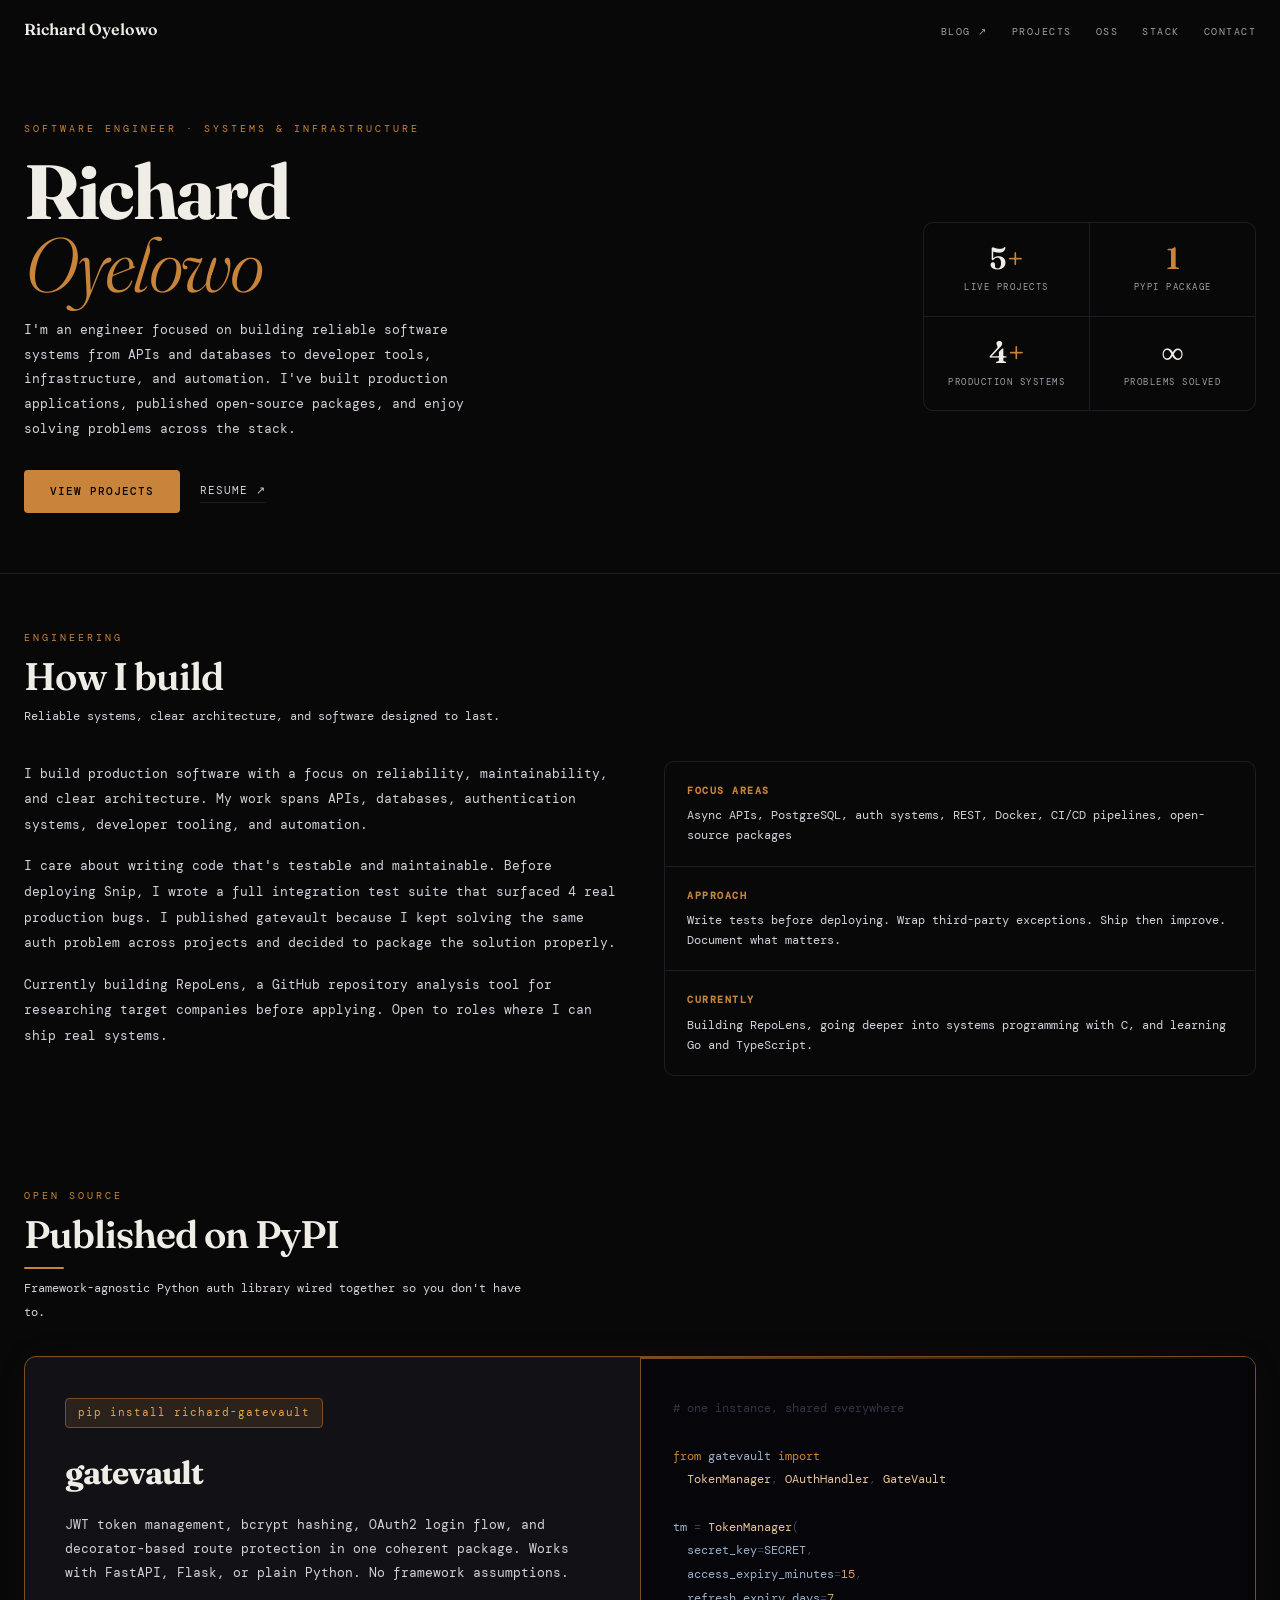
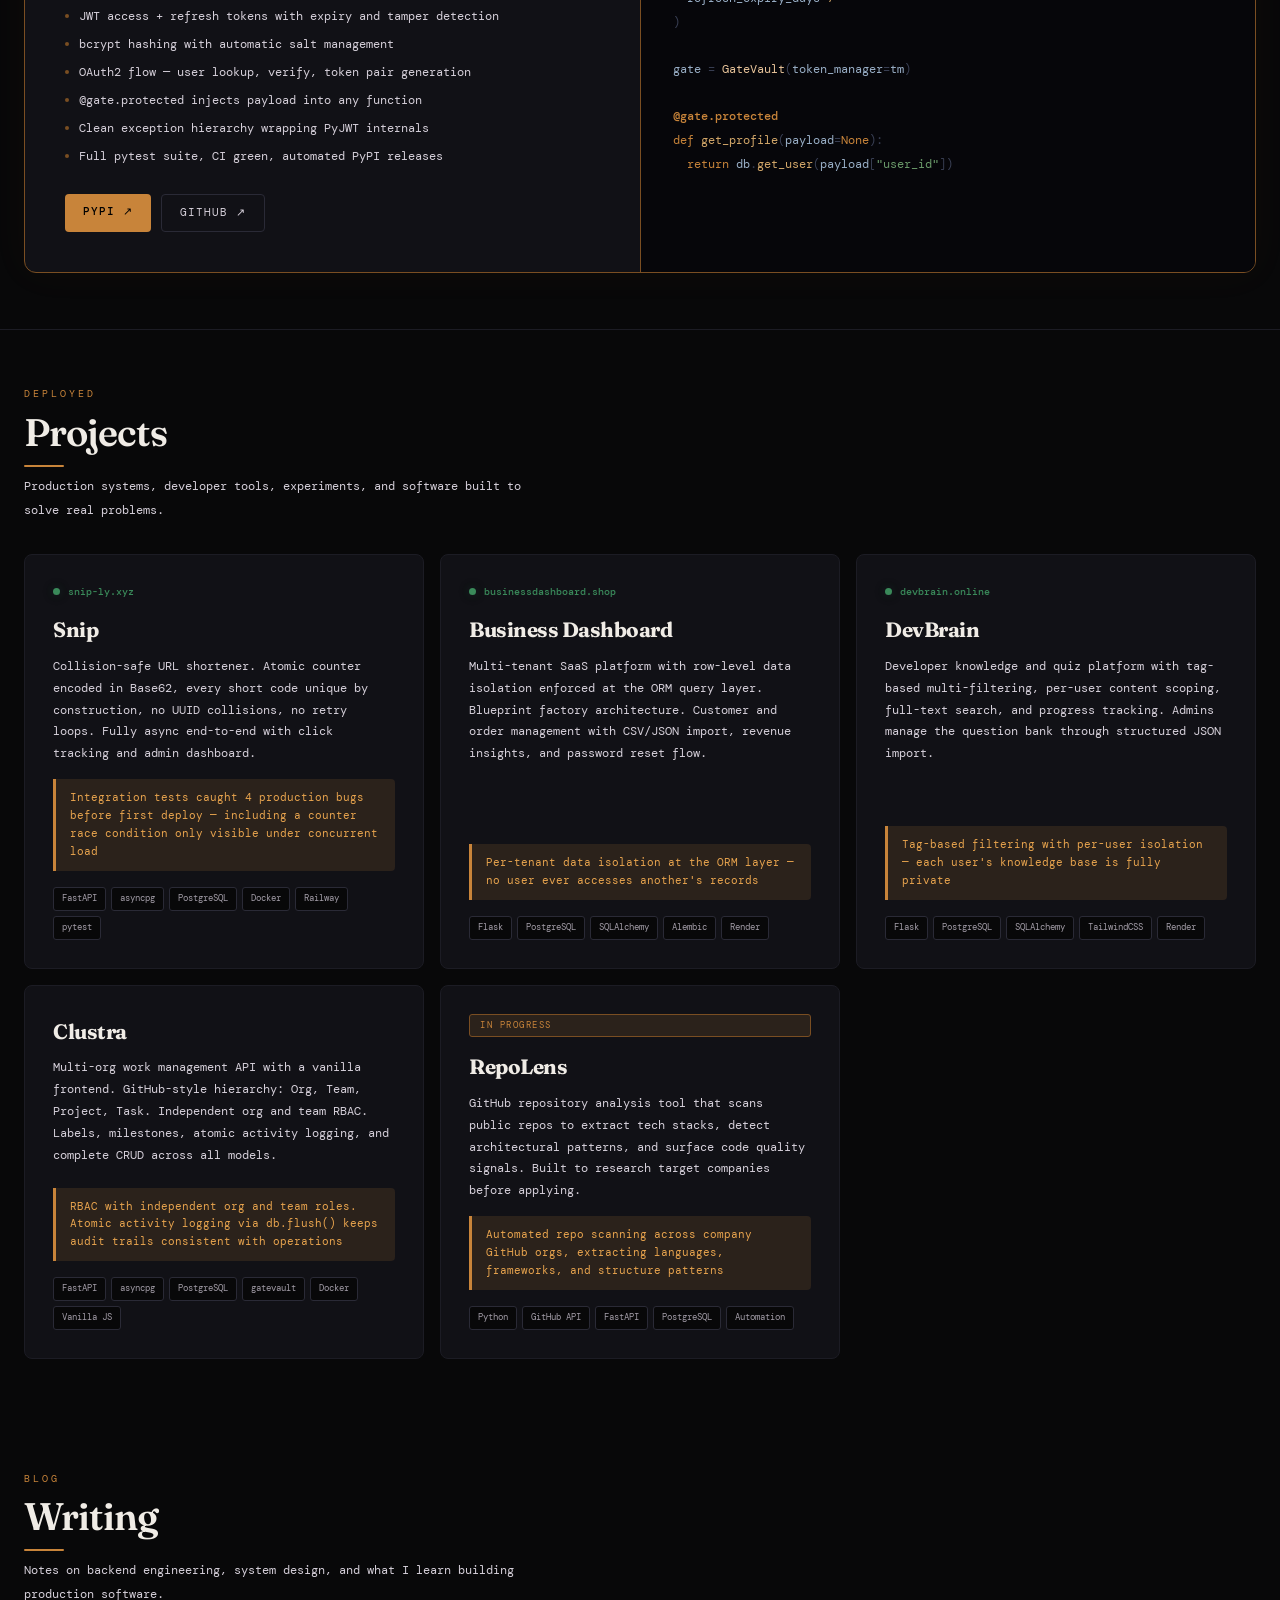
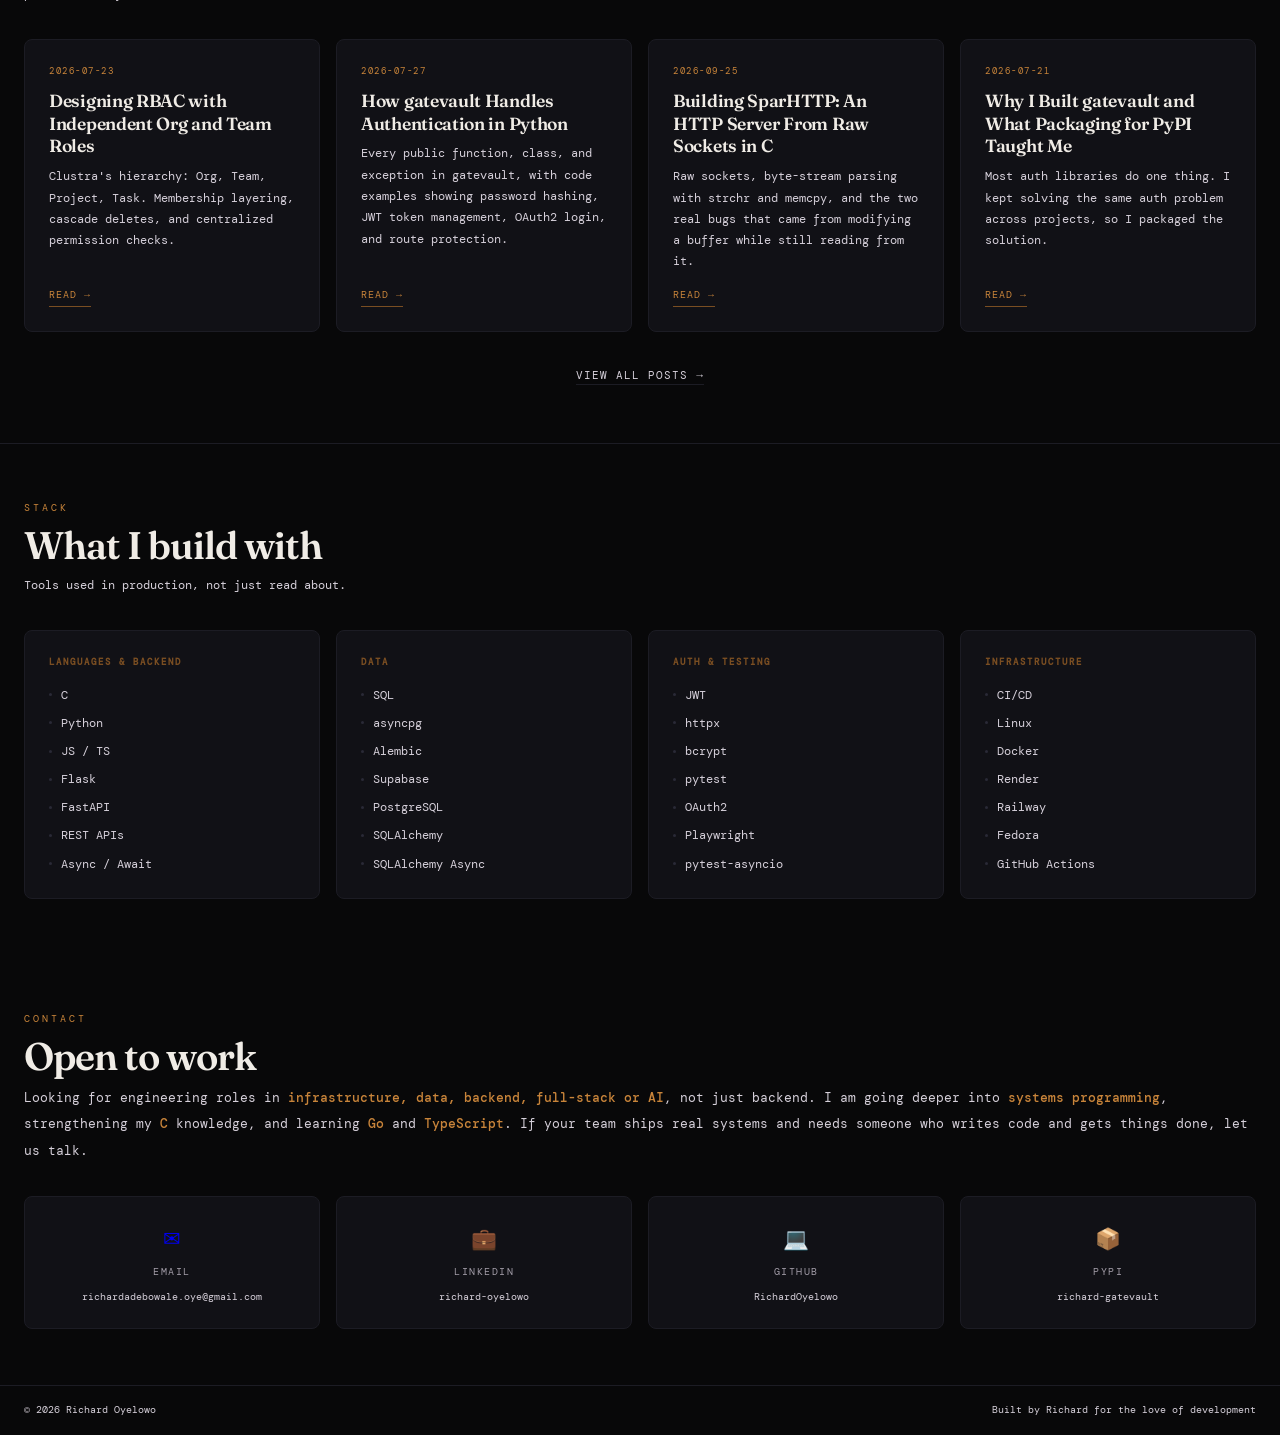
<file: index.html>
<!DOCTYPE html>
<html lang="en">
<head>
  <meta charset="UTF-8">
  <meta name="viewport" content="width=device-width, initial-scale=1.0">
  <meta name="description" content="Richard Oyelowo — Software Engineer building production systems, infrastructure, AI, and open-source tools.">
  <title>Richard Oyelowo &bull; Software Engineer</title>
  <link rel="icon" href="data:image/svg+xml,<svg xmlns='http://www.w3.org/2000/svg' viewBox='0 0 100 100'><text y='.9em' font-size='90'>&#x2699;</text></svg>">
  <link href="https://fonts.googleapis.com/css2?family=DM+Mono:wght@300;400;500&family=Fraunces:ital,opsz,wght@0,9..144,300;0,9..144,600;0,9..144,700;1,9..144,300&display=swap" rel="stylesheet">
  <link rel="stylesheet" href="css/base.css">
  <link rel="stylesheet" href="css/homepage.css">
</head>
<body>

<a href="#main" class="skip-link">Skip to main content</a>

<nav id="nav" role="navigation" aria-label="Primary navigation">
  <a href="#" class="nav-logo">Richard Oyelowo</a>
  <button class="nav-toggle" aria-label="Toggle menu" aria-expanded="false" aria-controls="nav-links">&#9776;</button>
  <ul class="nav-links" id="nav-links" role="menubar">
    <li role="none" class="nav-external">
      <a href="./blog/" role="menuitem">Blog ↗</a>
    </li>
    <li role="none"><a href="#projects" role="menuitem">Projects</a></li>
    <li role="none"><a href="#opensource" role="menuitem">OSS</a></li>
    <li role="none"><a href="#stack" role="menuitem">Stack</a></li>
    <li role="none"><a href="#contact" role="menuitem">Contact</a></li>
  </ul>
</nav>

<main id="main">

<!-- HERO -->
<section class="hero" aria-labelledby="hero-heading">
  <div class="container">
    <div>
      <p class="hero-eyebrow">Software Engineer · Systems & Infrastructure</p>
      <h1 id="hero-heading" class="hero-name">Richard<br><em>Oyelowo</em></h1>
      <p class="hero-desc">
        I'm an engineer focused on building reliable software systems from APIs and databases to developer tools, infrastructure, and automation. I've built production applications, published open-source packages, and enjoy solving problems across the stack.
      </p>
      <div class="hero-cta">
        <a href="#projects" class="btn-primary">View Projects</a>
        <a href="./Resume.pdf" target="_blank" class="btn-ghost">Resume &nearr;</a>
      </div>
    </div>
    <div class="hero-stats" role="list" aria-label="Key metrics">
      <div class="stat" role="listitem"><div class="stat-num">5<span>+</span></div><div class="stat-label">Live Projects</div></div>
      <div class="stat" role="listitem"><div class="stat-num"><span>1</span></div><div class="stat-label">PyPI Package</div></div>
      <div class="stat" role="listitem"><div class="stat-num">4<span>+</span></div><div class="stat-label">Production Systems</div></div>
      <div class="stat" role="listitem"><div class="stat-num">∞</div><div class="stat-label">Problems Solved</div></div>
    </div>
  </div>
</section>

<!-- ABOUT -->
<section class="section section-alt" id="about" aria-labelledby="about-heading">
  <div class="container reveal">
    <p class="section-label">Engineering</p>
    <h2 id="about-heading" class="section-title">How I build</h2>
    <p class="section-sub">Reliable systems, clear architecture, and software designed to last.</p>
  </div>
  <div class="container reveal">
    <div class="about-grid">
      <div class="about-text">
        <p>I build production software with a focus on reliability, maintainability, and clear architecture. My work spans APIs, databases, authentication systems, developer tooling, and automation.</p>
        <p>I care about writing code that's testable and maintainable. Before deploying Snip, I wrote a full integration test suite that surfaced 4 real production bugs. I published gatevault because I kept solving the same auth problem across projects and decided to package the solution properly.</p>
        <p>Currently building RepoLens, a GitHub repository analysis tool for researching target companies before applying. Open to roles where I can ship real systems.</p>
      </div>
      <div class="about-highlights" role="list">
        <div class="highlight-item" role="listitem"><h4>Focus Areas</h4><p>Async APIs, PostgreSQL, auth systems, REST, Docker, CI/CD pipelines, open-source packages</p></div>
        <div class="highlight-item" role="listitem"><h4>Approach</h4><p>Write tests before deploying. Wrap third-party exceptions. Ship then improve. Document what matters.</p></div>
        <div class="highlight-item" role="listitem"><h4>Currently</h4><p>Building RepoLens, going deeper into systems programming with C, and learning Go and TypeScript.</p></div>
      </div>
    </div>
  </div>
</section>

<!-- OPEN SOURCE -->
<section class="section" id="opensource" aria-labelledby="oss-heading">
  <div class="container reveal">
    <p class="section-label">Open Source</p>
    <h2 id="oss-heading" class="section-title section-accent">Published on PyPI</h2>
    <p class="section-sub">Framework-agnostic Python auth library wired together so you don't have to.</p>
  </div>
  <div class="container reveal">
    <div class="oss-card">
      <div class="oss-left">
        <div class="oss-pill" aria-hidden="true">pip install richard-gatevault</div>
        <h3 class="oss-name">gatevault</h3>
        <p class="oss-desc">JWT token management, bcrypt hashing, OAuth2 login flow, and decorator-based route protection in one coherent package. Works with FastAPI, Flask, or plain Python. No framework assumptions.</p>
        <ul class="oss-features" role="list">
          <li role="listitem">JWT access + refresh tokens with expiry and tamper detection</li>
          <li role="listitem">bcrypt hashing with automatic salt management</li>
          <li role="listitem">OAuth2 flow &mdash; user lookup, verify, token pair generation</li>
          <li role="listitem">@gate.protected injects payload into any function</li>
          <li role="listitem">Clean exception hierarchy wrapping PyJWT internals</li>
          <li role="listitem">Full pytest suite, CI green, automated PyPI releases</li>
        </ul>
        <div class="oss-btns">
          <a href="https://pypi.org/project/richard-gatevault" target="_blank" rel="noopener noreferrer" class="oss-btn solid">PyPI &nearr;</a>
          <a href="https://github.com/RichardOyelowo/gatevault" target="_blank" rel="noopener noreferrer" class="oss-btn outline">GitHub &nearr;</a>
        </div>
      </div>
      <div class="oss-right" role="img" aria-label="Example gatevault usage code">
        <span class="cl"><span class="cm"># one instance, shared everywhere</span></span>
        <span class="cl">&nbsp;</span>
        <span class="cl"><span class="kw">from</span> <span class="var">gatevault</span> <span class="kw">import</span></span>
        <span class="cl">&nbsp;&nbsp;<span class="cls">TokenManager</span><span class="dm">,</span> <span class="cls">OAuthHandler</span><span class="dm">,</span> <span class="cls">GateVault</span></span>
        <span class="cl">&nbsp;</span>
        <span class="cl"><span class="var">tm</span> <span class="dm">=</span> <span class="cls">TokenManager</span><span class="dm">(</span></span>
        <span class="cl">&nbsp;&nbsp;<span class="var">secret_key</span><span class="dm">=</span><span class="var">SECRET</span><span class="dm">,</span></span>
        <span class="cl">&nbsp;&nbsp;<span class="var">access_expiry_minutes</span><span class="dm">=</span><span class="fn">15</span><span class="dm">,</span></span>
        <span class="cl">&nbsp;&nbsp;<span class="var">refresh_expiry_days</span><span class="dm">=</span><span class="fn">7</span></span>
        <span class="cl"><span class="dm">)</span></span>
        <span class="cl">&nbsp;</span>
        <span class="cl"><span class="var">gate</span> <span class="dm">=</span> <span class="cls">GateVault</span><span class="dm">(</span><span class="var">token_manager</span><span class="dm">=</span><span class="var">tm</span><span class="dm">)</span></span>
        <span class="cl">&nbsp;</span>
        <span class="cl"><span class="dec">@gate.protected</span></span>
        <span class="cl"><span class="kw">def</span> <span class="fn">get_profile</span><span class="dm">(</span><span class="var">payload</span><span class="dm">=</span><span class="kw">None</span><span class="dm">):</span></span>
        <span class="cl">&nbsp;&nbsp;<span class="kw">return</span> <span class="var">db</span><span class="dm">.</span><span class="fn">get_user</span><span class="dm">(</span><span class="var">payload</span><span class="dm">[</span><span class="str">"user_id"</span><span class="dm">])</span></span>
      </div>
    </div>
  </div>
</section>

<!-- PROJECTS -->
<section class="section section-alt" id="projects" aria-labelledby="projects-heading">
  <div class="container reveal">
    <p class="section-label">Deployed</p>
    <h2 id="projects-heading" class="section-title section-accent">Projects</h2>
    <p class="section-sub">Production systems, developer tools, experiments, and software built to solve real problems.</p>
  </div>
  <div class="container reveal">
    <div class="projects-grid">

      <article class="project-card">
        <div class="project-live"><div class="live-dot" aria-hidden="true"></div><a href="https://snip-ly.xyz" target="_blank" rel="noopener noreferrer" class="live-url">snip-ly.xyz</a></div>
        <h3 class="project-name">Snip</h3>
        <p class="project-desc">Collision-safe URL shortener. Atomic counter encoded in Base62, every short code unique by construction, no UUID collisions, no retry loops. Fully async end-to-end with click tracking and admin dashboard.</p>
        <div class="project-callout">Integration tests caught 4 production bugs before first deploy &mdash; including a counter race condition only visible under concurrent load</div>
        <div class="project-tags">
          <span class="tag">FastAPI</span><span class="tag">asyncpg</span><span class="tag">PostgreSQL</span><span class="tag">Docker</span><span class="tag">Railway</span><span class="tag">pytest</span>
        </div>
      </article>

      <article class="project-card">
        <div class="project-live"><div class="live-dot" aria-hidden="true"></div><a href="https://businessdashboard.shop" target="_blank" rel="noopener noreferrer" class="live-url">businessdashboard.shop</a></div>
        <h3 class="project-name">Business Dashboard</h3>
        <p class="project-desc">Multi-tenant SaaS platform with row-level data isolation enforced at the ORM query layer. Blueprint factory architecture. Customer and order management with CSV/JSON import, revenue insights, and password reset flow.</p>
        <div class="project-callout">Per-tenant data isolation at the ORM layer &mdash; no user ever accesses another's records</div>
        <div class="project-tags">
          <span class="tag">Flask</span><span class="tag">PostgreSQL</span><span class="tag">SQLAlchemy</span><span class="tag">Alembic</span><span class="tag">Render</span>
        </div>
      </article>

      <article class="project-card">
        <div class="project-live"><div class="live-dot" aria-hidden="true"></div><a href="https://devbrain.online" target="_blank" rel="noopener noreferrer" class="live-url">devbrain.online</a></div>
        <h3 class="project-name">DevBrain</h3>
        <p class="project-desc">Developer knowledge and quiz platform with tag-based multi-filtering, per-user content scoping, full-text search, and progress tracking. Admins manage the question bank through structured JSON import.</p>
        <div class="project-callout">Tag-based filtering with per-user isolation &mdash; each user's knowledge base is fully private</div>
        <div class="project-tags">
          <span class="tag">Flask</span><span class="tag">PostgreSQL</span><span class="tag">SQLAlchemy</span><span class="tag">TailwindCSS</span><span class="tag">Render</span>
        </div>
      </article>

      <article class="project-card">
        <h3 class="project-name">Clustra</h3>
        <p class="project-desc">Multi-org work management API with a vanilla frontend. GitHub-style hierarchy: Org, Team, Project, Task. Independent org and team RBAC. Labels, milestones, atomic activity logging, and complete CRUD across all models.</p>
        <div class="project-callout">RBAC with independent org and team roles. Atomic activity logging via db.flush() keeps audit trails consistent with operations</div>
        <div class="project-tags">
          <span class="tag">FastAPI</span><span class="tag">asyncpg</span><span class="tag">PostgreSQL</span><span class="tag">gatevault</span><span class="tag">Docker</span><span class="tag">Vanilla JS</span>
        </div>
      </article>

      <article class="project-card wip">
        <div class="wip-badge">In Progress</div>
        <h3 class="project-name">RepoLens</h3>
        <p class="project-desc">GitHub repository analysis tool that scans public repos to extract tech stacks, detect architectural patterns, and surface code quality signals. Built to research target companies before applying.</p>
        <div class="project-callout">Automated repo scanning across company GitHub orgs, extracting languages, frameworks, and structure patterns</div>
        <div class="project-tags">
          <span class="tag">Python</span><span class="tag">GitHub API</span><span class="tag">FastAPI</span><span class="tag">PostgreSQL</span><span class="tag">Automation</span>
        </div>
      </article>

    </div>
  </div>
</section>

<!-- BLOG -->
<section class="section" id="blog" aria-labelledby="blog-heading">
  <div class="container reveal">
    <p class="section-label">Blog</p>
    <h2 id="blog-heading" class="section-title section-accent">Writing</h2>
    <p class="section-sub">Notes on backend engineering, system design, and what I learn building production software.</p>
  </div>
  <div class="container reveal">
    <div class="blog-grid" id="blog-grid">
      <noscript>
        <p style="padding:24px;color:var(--text-dim);font-size:0.8rem;grid-column:1/-1;">
          Blog posts loaded via JavaScript. Please enable JS or visit <a href="./blog/" style="color:var(--amber)">the blog page</a> directly.
        </p>
      </noscript>
    </div>
    <div class="blog-view-all">
      <a href="./blog/">View All Posts &rarr;</a>
    </div>
  </div>
</section>

<!-- STACK -->
<section class="section section-alt" id="stack" aria-labelledby="stack-heading">
  <div class="container reveal">
    <p class="section-label">Stack</p>
    <h2 id="stack-heading" class="section-title">What I build with</h2>
    <p class="section-sub">Tools used in production, not just read about.</p>
  </div>
  <div class="container reveal">
    <div class="stack-grid">
      <div class="stack-group">
        <h3 class="stack-group-title">Languages & Backend</h3>
        <ul class="stack-items" role="list">
          <li class="stack-item" role="listitem">C</li>
          <li class="stack-item" role="listitem">Python</li>
          <li class="stack-item" role="listitem">JS / TS</li>
          <li class="stack-item" role="listitem">Flask</li>
          <li class="stack-item" role="listitem">FastAPI</li>
          <li class="stack-item" role="listitem">REST APIs</li>
          <li class="stack-item" role="listitem">Async / Await</li>
        </ul>
      </div>
      <div class="stack-group">
        <h3 class="stack-group-title">Data</h3>
        <ul class="stack-items" role="list">
          <li class="stack-item" role="listitem">SQL</li>
          <li class="stack-item" role="listitem">asyncpg</li>
          <li class="stack-item" role="listitem">Alembic</li>
          <li class="stack-item" role="listitem">Supabase</li>
          <li class="stack-item" role="listitem">PostgreSQL</li>
          <li class="stack-item" role="listitem">SQLAlchemy</li>
          <li class="stack-item" role="listitem">SQLAlchemy Async</li>
        </ul>
      </div>
      <div class="stack-group">
        <h3 class="stack-group-title">Auth &amp; Testing</h3>
        <ul class="stack-items" role="list">
          <li class="stack-item" role="listitem">JWT</li>
          <li class="stack-item" role="listitem">httpx</li>
          <li class="stack-item" role="listitem">bcrypt</li>
          <li class="stack-item" role="listitem">pytest</li>
          <li class="stack-item" role="listitem">OAuth2</li>
          <li class="stack-item" role="listitem">Playwright</li>
          <li class="stack-item" role="listitem">pytest-asyncio</li>
        </ul>
      </div>
      <div class="stack-group">
        <h3 class="stack-group-title">Infrastructure</h3>
        <ul class="stack-items" role="list">
          <li class="stack-item" role="listitem">CI/CD</li>
          <li class="stack-item" role="listitem">Linux</li>
          <li class="stack-item" role="listitem">Docker</li>
          <li class="stack-item" role="listitem">Render</li>
          <li class="stack-item" role="listitem">Railway</li>
          <li class="stack-item" role="listitem">Fedora</li>
          <li class="stack-item" role="listitem">GitHub Actions</li>
        </ul>
      </div>
    </div>
  </div>
</section>

<!-- CONTACT -->
<section class="section" id="contact" aria-labelledby="contact-heading">
  <div class="container reveal">
    <p class="section-label">Contact</p>
    <h2 id="contact-heading" class="section-title">Open to work</h2>
    <p class="contact-intro">
      Looking for engineering roles in <strong>infrastructure, data, backend, full-stack or AI</strong>, not just backend. I am going deeper into <strong>systems programming</strong>, strengthening my <strong>C</strong> knowledge, and learning <strong>Go</strong> and <strong>TypeScript</strong>. If your team ships real systems and needs someone who writes code and gets things done, let us talk.
    </p>
  </div>
  <div class="container reveal">
    <div class="contact-grid">
      <div class="contact-item">
        <a href="mailto:richardadebowale.oye@gmail.com">
          <span class="contact-icon" aria-hidden="true">&#9993;</span>
          <span class="contact-label">Email</span>
          <span class="contact-value">richardadebowale.oye@gmail.com</span>
        </a>
      </div>
      <div class="contact-item">
        <a href="https://linkedin.com/in/richard-oyelowo" target="_blank" rel="noopener noreferrer">
          <span class="contact-icon" aria-hidden="true">&#128188;</span>
          <span class="contact-label">LinkedIn</span>
          <span class="contact-value">richard-oyelowo</span>
        </a>
      </div>
      <div class="contact-item">
        <a href="https://github.com/RichardOyelowo" target="_blank" rel="noopener noreferrer">
          <span class="contact-icon" aria-hidden="true">&#128187;</span>
          <span class="contact-label">GitHub</span>
          <span class="contact-value">RichardOyelowo</span>
        </a>
      </div>
      <div class="contact-item">
        <a href="https://pypi.org/project/richard-gatevault" target="_blank" rel="noopener noreferrer">
          <span class="contact-icon" aria-hidden="true">&#128230;</span>
          <span class="contact-label">PyPI</span>
          <span class="contact-value">richard-gatevault</span>
        </a>
      </div>
    </div>
  </div>
</section>

</main>

<footer role="contentinfo">
  <div class="footer-inner">
    <span class="footer-text">&copy; 2026 Richard Oyelowo</span>
    <span class="footer-text">Built by Richard for the love of development</span>
  </div>
</footer>

<script>
/* Nav scroll effect */
const nav = document.getElementById('nav');
window.addEventListener('scroll', () => {
  nav.classList.toggle('scrolled', window.scrollY > 50);
}, { passive: true });

/* Mobile nav toggle */
const navToggle = document.querySelector('.nav-toggle');
const navLinks = document.getElementById('nav-links');
if (navToggle) {
  navToggle.addEventListener('click', () => {
    const isOpen = navLinks.classList.toggle('open');
    navToggle.setAttribute('aria-expanded', isOpen);
  });
  navLinks.querySelectorAll('a').forEach(link => {
    link.addEventListener('click', () => {
      navLinks.classList.remove('open');
      navToggle.setAttribute('aria-expanded', 'false');
    });
  });
}

/* Scroll reveal */
const prefersReducedMotion = window.matchMedia('(prefers-reduced-motion: reduce)').matches;
if (!prefersReducedMotion) {
  const reveals = document.querySelectorAll('.reveal');
  const io = new IntersectionObserver((entries) => {
    entries.forEach((e, i) => {
      if (e.isIntersecting) {
        setTimeout(() => e.target.classList.add('visible'), i * 80);
        io.unobserve(e.target);
      }
    });
  }, { threshold: 0.08 });
  reveals.forEach(el => io.observe(el));
} else {
  document.querySelectorAll('.reveal').forEach(el => el.classList.add('visible'));
}

/* Load blog posts from posts.json */
(function loadBlogPosts() {
  var grid = document.getElementById('blog-grid');
  if (!grid) return;

  fetch('./blog/posts.json')
    .then(function(r) { return r.json(); })
    .then(function(posts) {
      if (!posts || !posts.length) return;

      var count = Math.min(posts.length, 4);

      for (var i = 0; i < count; i++) {
        var p = posts[i];

        var card = document.createElement('a');
        card.href = './blog/' + p.slug + '.html';
        card.className = 'blog-card';
        card.setAttribute('aria-label', 'Read: ' + p.title);

        card.innerHTML =
          '<span class="blog-card-date">' + p.date + '</span>' +
          '<h3 class="blog-card-title">' + p.title + '</h3>' +
          '<p class="blog-card-excerpt">' + p.summary + '</p>' +
          '<span class="blog-card-read">Read →</span>';

        grid.appendChild(card);
      }
    })
    .catch(function(err) {
      console.error('Failed loading blog posts', err);
    });
})();
</script>

</body>
</html>
</file>
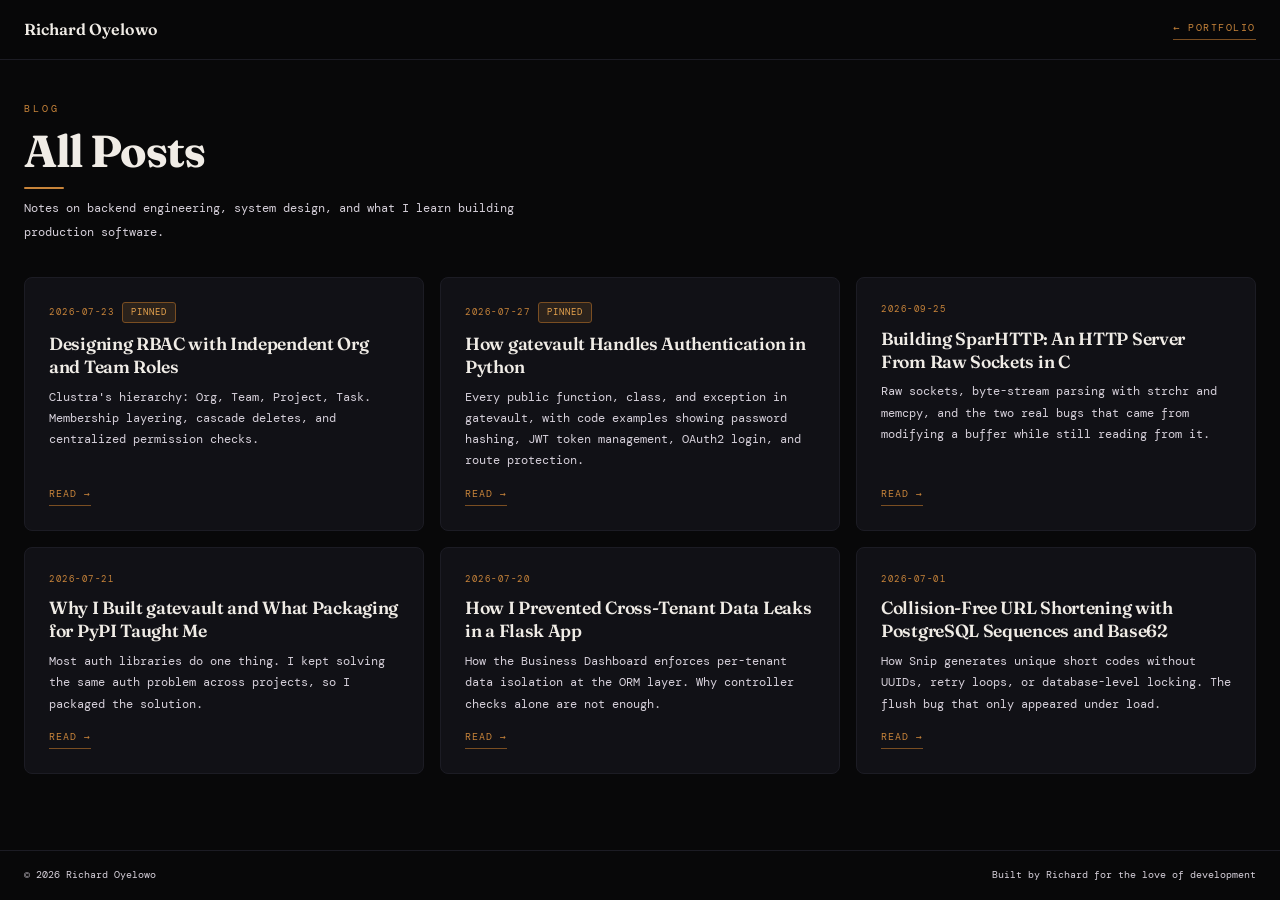
<file: blog/index.html>
<!DOCTYPE html>
<html lang="en">
<head>
  <meta charset="UTF-8">
  <meta name="viewport" content="width=device-width, initial-scale=1.0">
  <title>Blog &bull; Richard Oyelowo</title>
  <link rel="icon" href="data:image/svg+xml,<svg xmlns='http://www.w3.org/2000/svg' viewBox='0 0 100 100'><text y='.9em' font-size='90'>&#x2699;</text></svg>">
  <link href="https://fonts.googleapis.com/css2?family=DM+Mono:wght@300;400;500&amp;family=Fraunces:ital,opsz,wght@0,9..144,300;0,9..144,600;0,9..144,700;1,9..144,300&amp;display=swap" rel="stylesheet">
  <link rel="stylesheet" href="../css/base.css">
  <link rel="stylesheet" href="../css/listing.css">
</head>
<body>

<nav class="sub-nav">
  <a href="../" class="nav-logo">Richard Oyelowo</a>
  <a href="../#blog" class="nav-back">&larr; Portfolio</a>
</nav>

<main>
  <div class="blog-header">
    <div class="container">
      <p class="section-label">Blog</p>
      <h1>All Posts</h1>
      <p>Notes on backend engineering, system design, and what I learn building production software.</p>
    </div>
  </div>
  <div class="container" style="margin-top:32px;">
    <div class="posts-grid">
      <a href="clustra-rbac.html" class="post-card" aria-label="Read: Designing RBAC with Independent Org and Team Roles">
        <span class="post-date">2026-07-23<span class="pinned-badge">Pinned</span></span>
        <h3 class="post-title">Designing RBAC with Independent Org and Team Roles</h3>
        <p class="post-excerpt">Clustra's hierarchy: Org, Team, Project, Task. Membership layering, cascade deletes, and centralized permission checks.</p>
        <span class="post-read">Read &rarr;</span>
      </a>
      <a href="gatevault-reference.html" class="post-card" aria-label="Read: How gatevault Handles Authentication in Python">
        <span class="post-date">2026-07-27<span class="pinned-badge">Pinned</span></span>
        <h3 class="post-title">How gatevault Handles Authentication in Python</h3>
        <p class="post-excerpt">Every public function, class, and exception in gatevault, with code examples showing password hashing, JWT token management, OAuth2 login, and route protection.</p>
        <span class="post-read">Read &rarr;</span>
      </a>
      <a href="sparhttp.html" class="post-card" aria-label="Read: Building SparHTTP: An HTTP Server From Raw Sockets in C">
        <span class="post-date">2026-09-25</span>
        <h3 class="post-title">Building SparHTTP: An HTTP Server From Raw Sockets in C</h3>
        <p class="post-excerpt">Raw sockets, byte-stream parsing with strchr and memcpy, and the two real bugs that came from modifying a buffer while still reading from it.</p>
        <span class="post-read">Read &rarr;</span>
      </a>
      <a href="gatevault.html" class="post-card" aria-label="Read: Why I Built gatevault and What Packaging for PyPI Taught Me">
        <span class="post-date">2026-07-21</span>
        <h3 class="post-title">Why I Built gatevault and What Packaging for PyPI Taught Me</h3>
        <p class="post-excerpt">Most auth libraries do one thing. I kept solving the same auth problem across projects, so I packaged the solution.</p>
        <span class="post-read">Read &rarr;</span>
      </a>
      <a href="multi-tenant-isolation.html" class="post-card" aria-label="Read: How I Prevented Cross-Tenant Data Leaks in a Flask App">
        <span class="post-date">2026-07-20</span>
        <h3 class="post-title">How I Prevented Cross-Tenant Data Leaks in a Flask App</h3>
        <p class="post-excerpt">How the Business Dashboard enforces per-tenant data isolation at the ORM layer. Why controller checks alone are not enough.</p>
        <span class="post-read">Read &rarr;</span>
      </a>
      <a href="snip-base62.html" class="post-card" aria-label="Read: Collision-Free URL Shortening with PostgreSQL Sequences and Base62">
        <span class="post-date">2026-07-01</span>
        <h3 class="post-title">Collision-Free URL Shortening with PostgreSQL Sequences and Base62</h3>
        <p class="post-excerpt">How Snip generates unique short codes without UUIDs, retry loops, or database-level locking. The flush bug that only appeared under load.</p>
        <span class="post-read">Read &rarr;</span>
      </a>

    </div>
  </div>
</main>

<footer role="contentinfo">
  <div class="footer-inner">
    <span class="footer-text">&copy; 2026 Richard Oyelowo</span>
    <span class="footer-text">Built by Richard for the love of development</span>
  </div>
</footer>

</body>
</html>
</file>
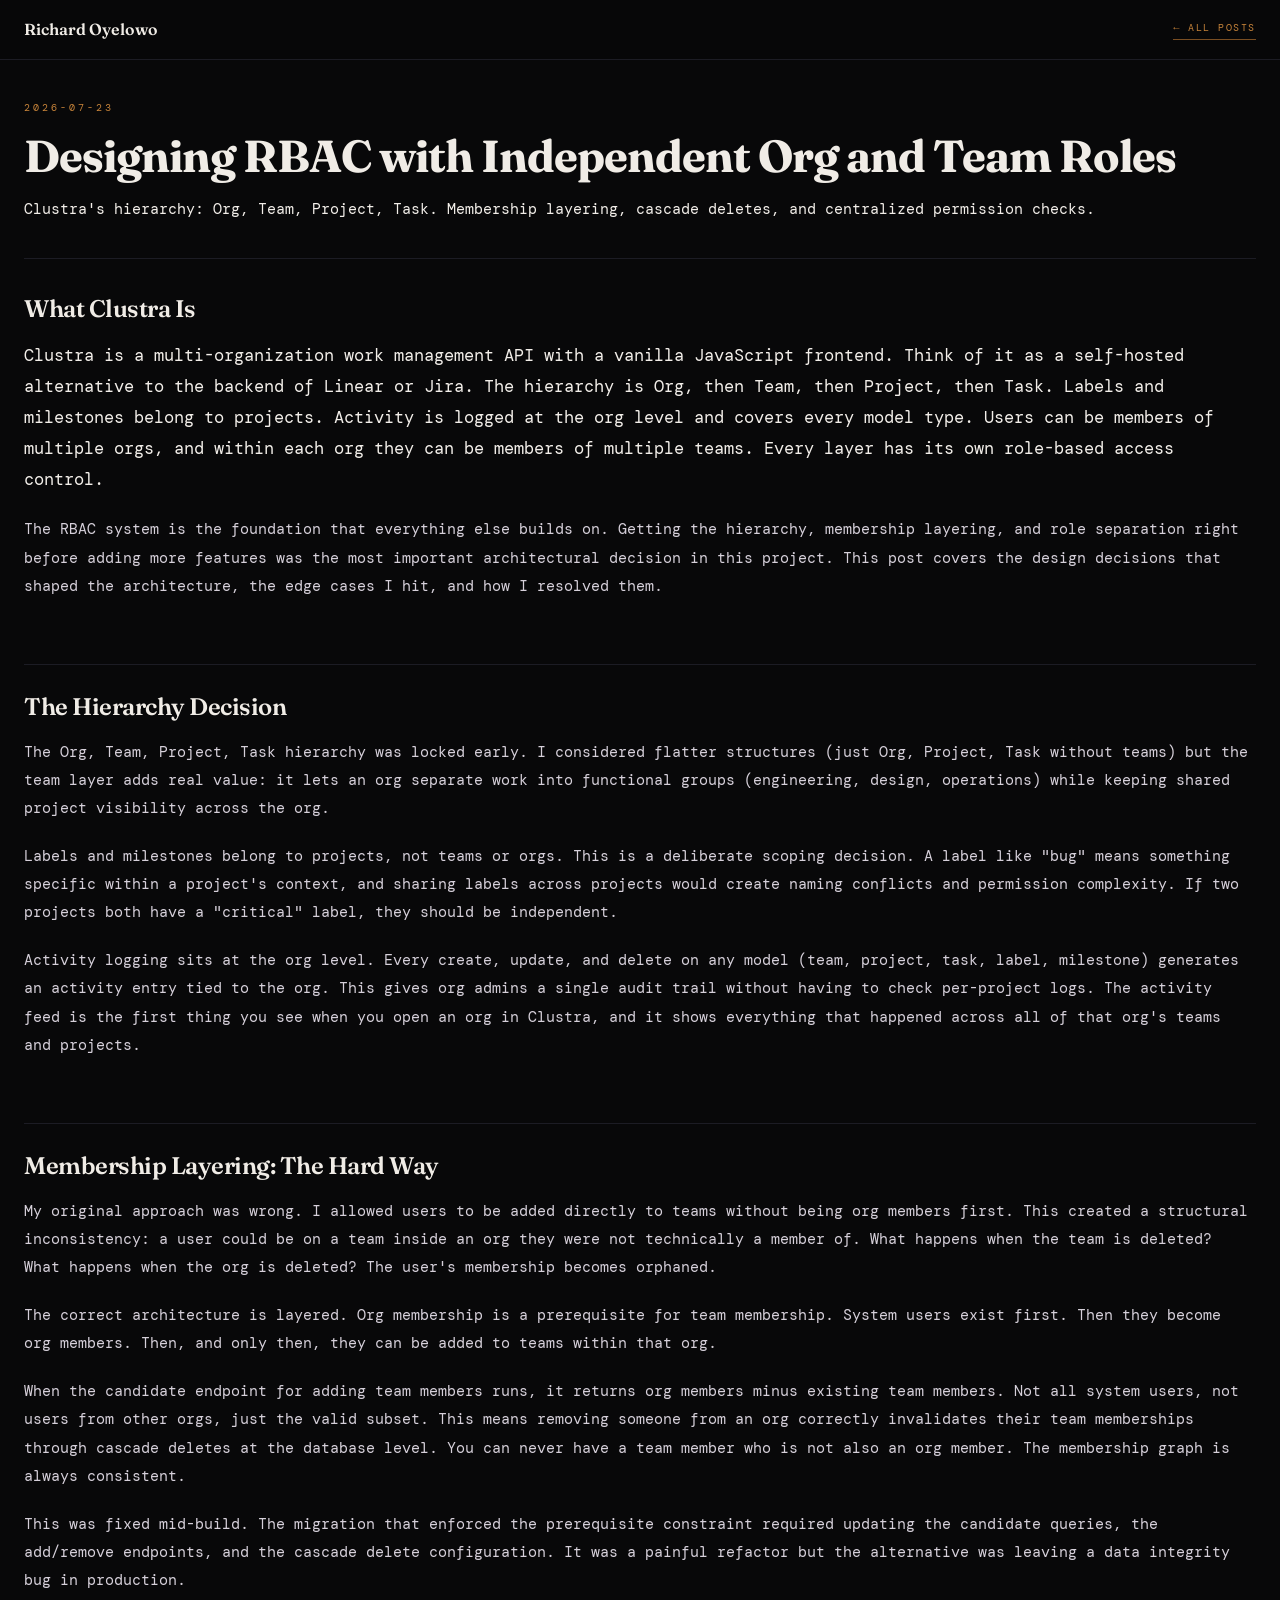
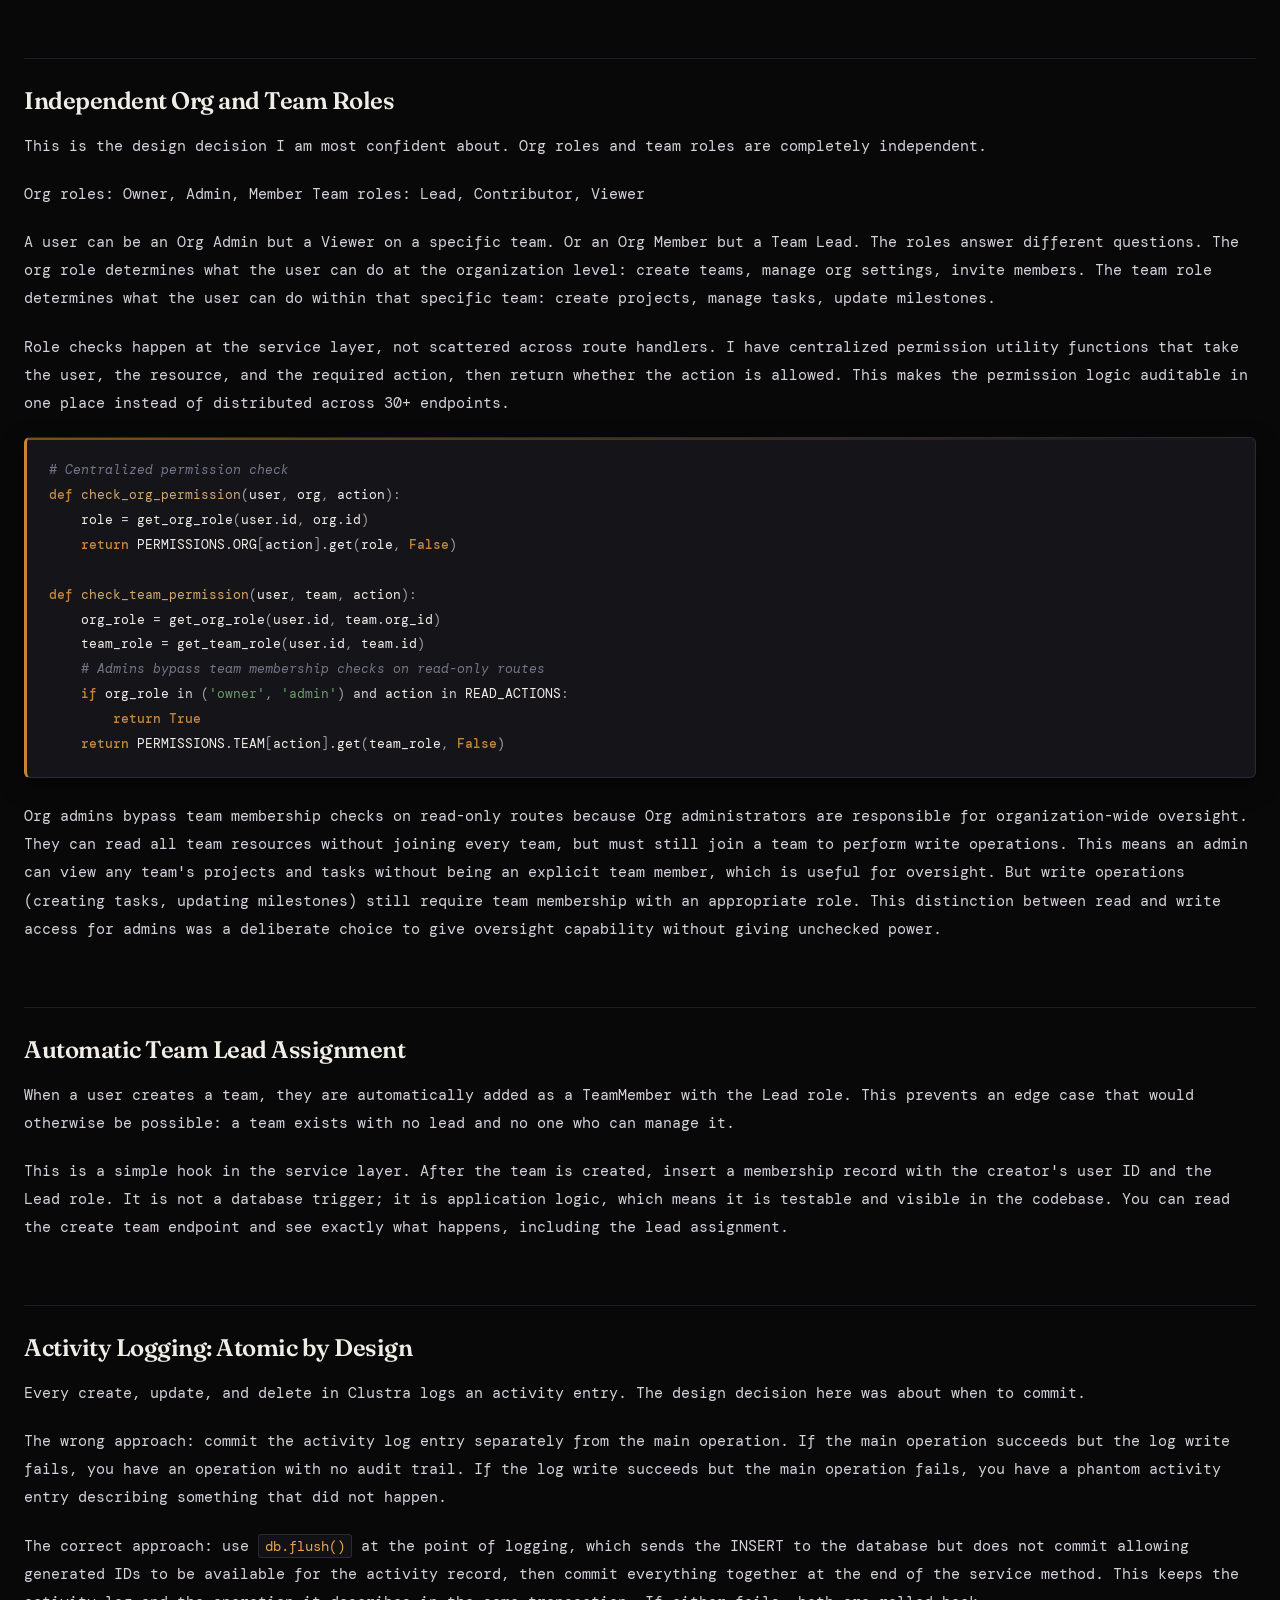
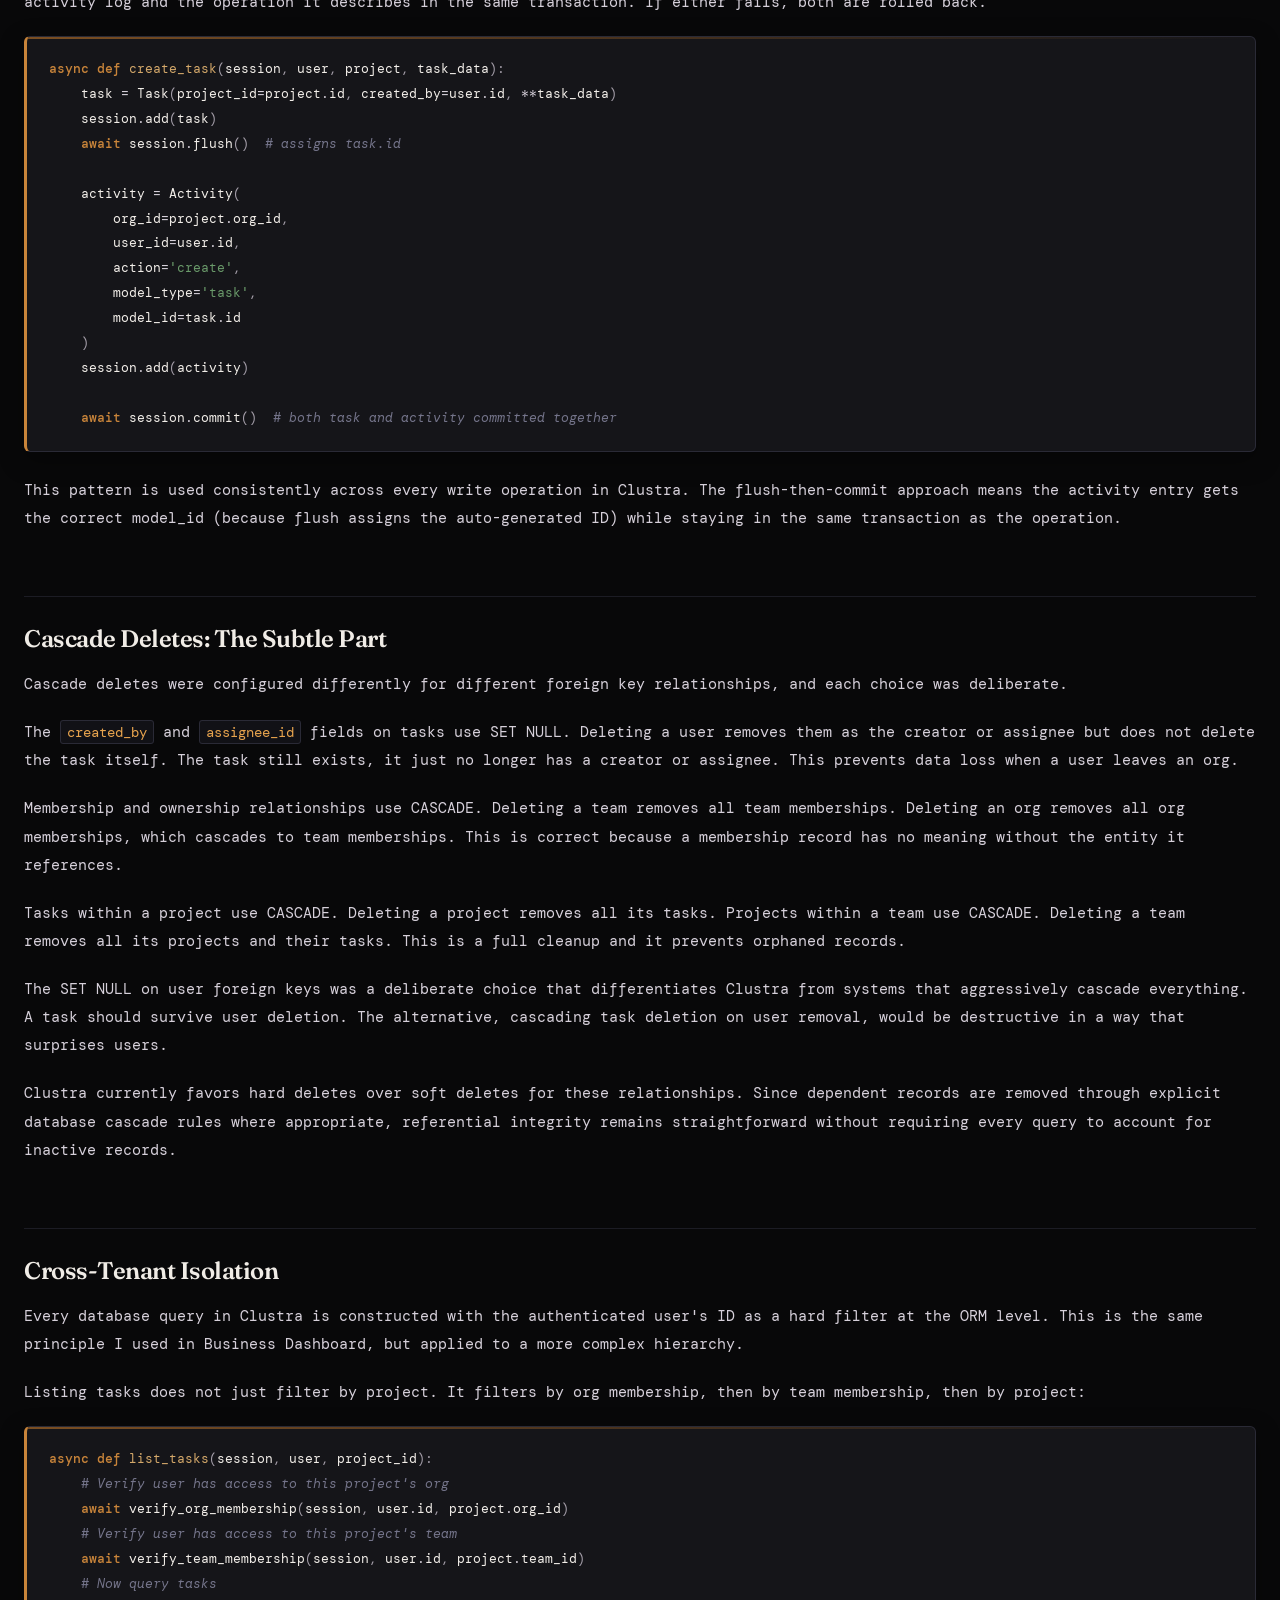
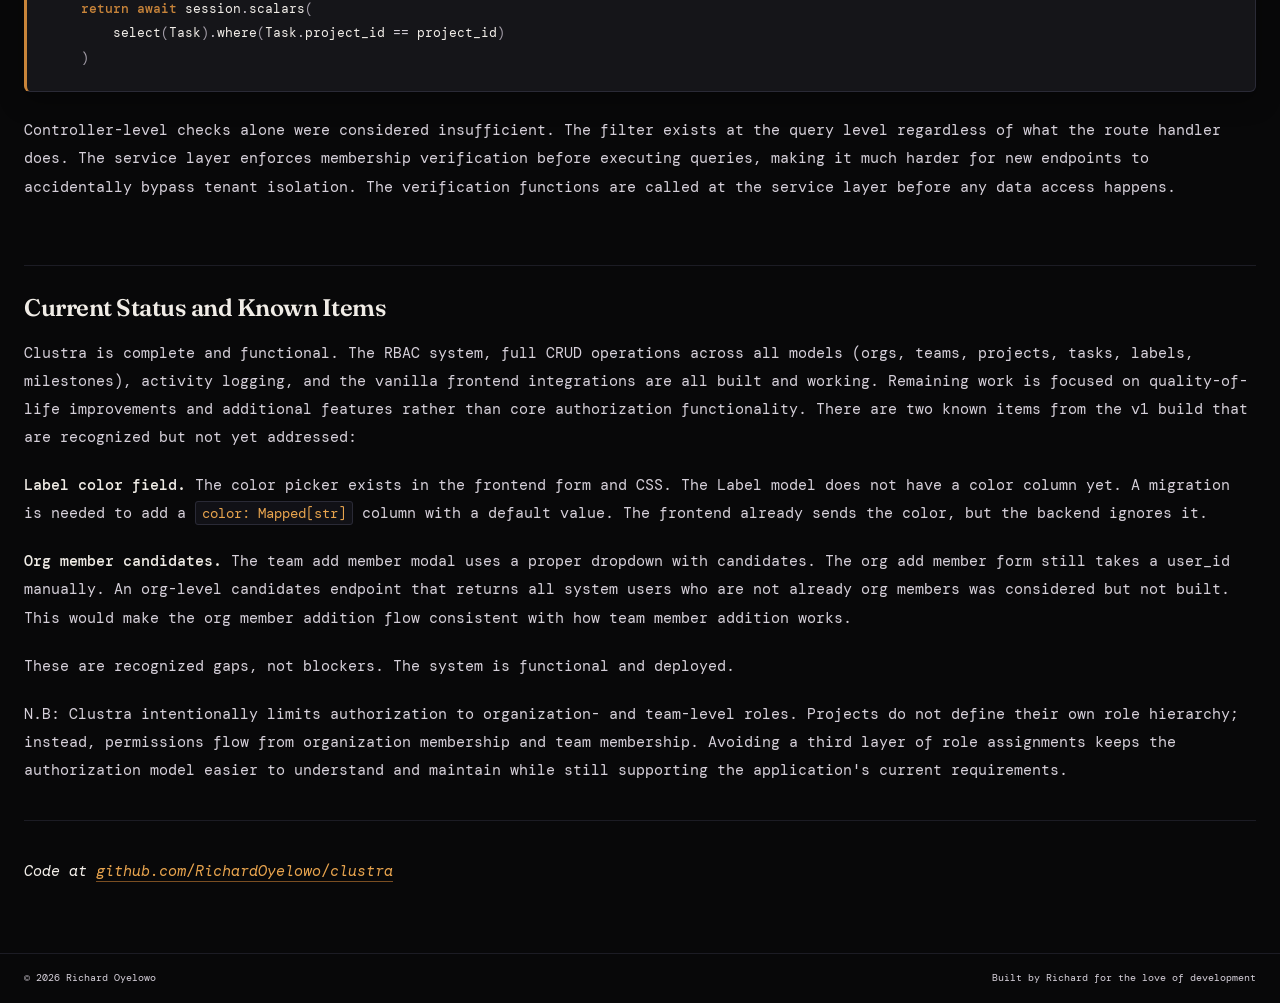
<file: blog/clustra-rbac.html>
<!DOCTYPE html>
<html lang="en">
<head>
  <meta charset="UTF-8">
  <meta name="viewport" content="width=device-width, initial-scale=1.0">
  <title>Designing RBAC with Independent Org and Team Roles &bull; Richard Oyelowo</title>
  <link rel="icon" href="data:image/svg+xml,<svg xmlns='http://www.w3.org/2000/svg' viewBox='0 0 100 100'><text y='.9em' font-size='90'>&#x2699;</text></svg>">
  <link href="https://fonts.googleapis.com/css2?family=DM+Mono:wght@300;400;500&family=Fraunces:ital,opsz,wght@0,9..144,300;0,9..144,600;0,9..144,700;1,9..144,300&display=swap" rel="stylesheet">
  <link rel="stylesheet" href="../css/base.css">
  <link rel="stylesheet" href="../css/post.css">
</head>
<body>

<nav class="sub-nav">
  <a href="../" class="nav-logo">Richard Oyelowo</a>
  <a href="./" class="nav-back">&larr; All Posts</a>
</nav>

<article>
  <div class="article-meta">2026-07-23</div>
  <h1 class="article-title">Designing RBAC with Independent Org and Team Roles</h1>
  <p class="article-summary">Clustra's hierarchy: Org, Team, Project, Task. Membership layering, cascade deletes, and centralized permission checks.</p>
  <div class="article-body">
<h2>What Clustra Is</h2>
<p>Clustra is a multi-organization work management API with a vanilla JavaScript frontend. Think of it as a self-hosted alternative to the backend of Linear or Jira. The hierarchy is Org, then Team, then Project, then Task. Labels and milestones belong to projects. Activity is logged at the org level and covers every model type. Users can be members of multiple orgs, and within each org they can be members of multiple teams. Every layer has its own role-based access control.</p>
<p>The RBAC system is the foundation that everything else builds on. Getting the hierarchy, membership layering, and role separation right before adding more features was the most important architectural decision in this project. This post covers the design decisions that shaped the architecture, the edge cases I hit, and how I resolved them.</p>
<h2>The Hierarchy Decision</h2>
<p>The Org, Team, Project, Task hierarchy was locked early. I considered flatter structures (just Org, Project, Task without teams) but the team layer adds real value: it lets an org separate work into functional groups (engineering, design, operations) while keeping shared project visibility across the org.</p>
<p>Labels and milestones belong to projects, not teams or orgs. This is a deliberate scoping decision. A label like "bug" means something specific within a project's context, and sharing labels across projects would create naming conflicts and permission complexity. If two projects both have a "critical" label, they should be independent.</p>
<p>Activity logging sits at the org level. Every create, update, and delete on any model (team, project, task, label, milestone) generates an activity entry tied to the org. This gives org admins a single audit trail without having to check per-project logs. The activity feed is the first thing you see when you open an org in Clustra, and it shows everything that happened across all of that org's teams and projects.</p>
<h2>Membership Layering: The Hard Way</h2>
<p>My original approach was wrong. I allowed users to be added directly to teams without being org members first. This created a structural inconsistency: a user could be on a team inside an org they were not technically a member of. What happens when the team is deleted? What happens when the org is deleted? The user's membership becomes orphaned.</p>
<p>The correct architecture is layered. Org membership is a prerequisite for team membership. System users exist first. Then they become org members. Then, and only then, they can be added to teams within that org.</p>
<p>When the candidate endpoint for adding team members runs, it returns org members minus existing team members. Not all system users, not users from other orgs, just the valid subset. This means removing someone from an org correctly invalidates their team memberships through cascade deletes at the database level. You can never have a team member who is not also an org member. The membership graph is always consistent.</p>
<p>This was fixed mid-build. The migration that enforced the prerequisite constraint required updating the candidate queries, the add/remove endpoints, and the cascade delete configuration. It was a painful refactor but the alternative was leaving a data integrity bug in production.</p>
<h2>Independent Org and Team Roles</h2>
<p>This is the design decision I am most confident about. Org roles and team roles are completely independent.</p>
<p>Org roles: Owner, Admin, Member
Team roles: Lead, Contributor, Viewer</p>
<p>A user can be an Org Admin but a Viewer on a specific team. Or an Org Member but a Team Lead. The roles answer different questions. The org role determines what the user can do at the organization level: create teams, manage org settings, invite members. The team role determines what the user can do within that specific team: create projects, manage tasks, update milestones.</p>
<p>Role checks happen at the service layer, not scattered across route handlers. I have centralized permission utility functions that take the user, the resource, and the required action, then return whether the action is allowed. This makes the permission logic auditable in one place instead of distributed across 30+ endpoints.</p>
<div class="highlight"><pre><span></span><code><span class="c1"># Centralized permission check</span>
<span class="k">def</span><span class="w"> </span><span class="nf">check_org_permission</span><span class="p">(</span><span class="n">user</span><span class="p">,</span> <span class="n">org</span><span class="p">,</span> <span class="n">action</span><span class="p">):</span>
    <span class="n">role</span> <span class="o">=</span> <span class="n">get_org_role</span><span class="p">(</span><span class="n">user</span><span class="o">.</span><span class="n">id</span><span class="p">,</span> <span class="n">org</span><span class="o">.</span><span class="n">id</span><span class="p">)</span>
    <span class="k">return</span> <span class="n">PERMISSIONS</span><span class="o">.</span><span class="n">ORG</span><span class="p">[</span><span class="n">action</span><span class="p">]</span><span class="o">.</span><span class="n">get</span><span class="p">(</span><span class="n">role</span><span class="p">,</span> <span class="kc">False</span><span class="p">)</span>

<span class="k">def</span><span class="w"> </span><span class="nf">check_team_permission</span><span class="p">(</span><span class="n">user</span><span class="p">,</span> <span class="n">team</span><span class="p">,</span> <span class="n">action</span><span class="p">):</span>
    <span class="n">org_role</span> <span class="o">=</span> <span class="n">get_org_role</span><span class="p">(</span><span class="n">user</span><span class="o">.</span><span class="n">id</span><span class="p">,</span> <span class="n">team</span><span class="o">.</span><span class="n">org_id</span><span class="p">)</span>
    <span class="n">team_role</span> <span class="o">=</span> <span class="n">get_team_role</span><span class="p">(</span><span class="n">user</span><span class="o">.</span><span class="n">id</span><span class="p">,</span> <span class="n">team</span><span class="o">.</span><span class="n">id</span><span class="p">)</span>
    <span class="c1"># Admins bypass team membership checks on read-only routes</span>
    <span class="k">if</span> <span class="n">org_role</span> <span class="ow">in</span> <span class="p">(</span><span class="s1">'owner'</span><span class="p">,</span> <span class="s1">'admin'</span><span class="p">)</span> <span class="ow">and</span> <span class="n">action</span> <span class="ow">in</span> <span class="n">READ_ACTIONS</span><span class="p">:</span>
        <span class="k">return</span> <span class="kc">True</span>
    <span class="k">return</span> <span class="n">PERMISSIONS</span><span class="o">.</span><span class="n">TEAM</span><span class="p">[</span><span class="n">action</span><span class="p">]</span><span class="o">.</span><span class="n">get</span><span class="p">(</span><span class="n">team_role</span><span class="p">,</span> <span class="kc">False</span><span class="p">)</span>
</code></pre></div>

<p>Org admins bypass team membership checks on read-only routes because Org administrators are responsible for organization-wide oversight. They can read all team resources without joining every team, but must still join a team to perform write operations. This means an admin can view any team's projects and tasks without being an explicit team member, which is useful for oversight. But write operations (creating tasks, updating milestones) still require team membership with an appropriate role. This distinction between read and write access for admins was a deliberate choice to give oversight capability without giving unchecked power.</p>
<h2>Automatic Team Lead Assignment</h2>
<p>When a user creates a team, they are automatically added as a TeamMember with the Lead role. This prevents an edge case that would otherwise be possible: a team exists with no lead and no one who can manage it.</p>
<p>This is a simple hook in the service layer. After the team is created, insert a membership record with the creator's user ID and the Lead role. It is not a database trigger; it is application logic, which means it is testable and visible in the codebase. You can read the create team endpoint and see exactly what happens, including the lead assignment.</p>
<h2>Activity Logging: Atomic by Design</h2>
<p>Every create, update, and delete in Clustra logs an activity entry. The design decision here was about when to commit.</p>
<p>The wrong approach: commit the activity log entry separately from the main operation. If the main operation succeeds but the log write fails, you have an operation with no audit trail. If the log write succeeds but the main operation fails, you have a phantom activity entry describing something that did not happen.</p>
<p>The correct approach: use <code>db.flush()</code> at the point of logging, which sends the INSERT to the database but does not commit allowing generated IDs to be available for the activity record, then commit everything together at the end of the service method. This keeps the activity log and the operation it describes in the same transaction. If either fails, both are rolled back.</p>
<div class="highlight"><pre><span></span><code><span class="k">async</span> <span class="k">def</span><span class="w"> </span><span class="nf">create_task</span><span class="p">(</span><span class="n">session</span><span class="p">,</span> <span class="n">user</span><span class="p">,</span> <span class="n">project</span><span class="p">,</span> <span class="n">task_data</span><span class="p">):</span>
    <span class="n">task</span> <span class="o">=</span> <span class="n">Task</span><span class="p">(</span><span class="n">project_id</span><span class="o">=</span><span class="n">project</span><span class="o">.</span><span class="n">id</span><span class="p">,</span> <span class="n">created_by</span><span class="o">=</span><span class="n">user</span><span class="o">.</span><span class="n">id</span><span class="p">,</span> <span class="o">**</span><span class="n">task_data</span><span class="p">)</span>
    <span class="n">session</span><span class="o">.</span><span class="n">add</span><span class="p">(</span><span class="n">task</span><span class="p">)</span>
    <span class="k">await</span> <span class="n">session</span><span class="o">.</span><span class="n">flush</span><span class="p">()</span>  <span class="c1"># assigns task.id</span>

    <span class="n">activity</span> <span class="o">=</span> <span class="n">Activity</span><span class="p">(</span>
        <span class="n">org_id</span><span class="o">=</span><span class="n">project</span><span class="o">.</span><span class="n">org_id</span><span class="p">,</span>
        <span class="n">user_id</span><span class="o">=</span><span class="n">user</span><span class="o">.</span><span class="n">id</span><span class="p">,</span>
        <span class="n">action</span><span class="o">=</span><span class="s1">'create'</span><span class="p">,</span>
        <span class="n">model_type</span><span class="o">=</span><span class="s1">'task'</span><span class="p">,</span>
        <span class="n">model_id</span><span class="o">=</span><span class="n">task</span><span class="o">.</span><span class="n">id</span>
    <span class="p">)</span>
    <span class="n">session</span><span class="o">.</span><span class="n">add</span><span class="p">(</span><span class="n">activity</span><span class="p">)</span>

    <span class="k">await</span> <span class="n">session</span><span class="o">.</span><span class="n">commit</span><span class="p">()</span>  <span class="c1"># both task and activity committed together</span>
</code></pre></div>

<p>This pattern is used consistently across every write operation in Clustra. The flush-then-commit approach means the activity entry gets the correct model_id (because flush assigns the auto-generated ID) while staying in the same transaction as the operation.</p>
<h2>Cascade Deletes: The Subtle Part</h2>
<p>Cascade deletes were configured differently for different foreign key relationships, and each choice was deliberate.</p>
<p>The <code>created_by</code> and <code>assignee_id</code> fields on tasks use SET NULL. Deleting a user removes them as the creator or assignee but does not delete the task itself. The task still exists, it just no longer has a creator or assignee. This prevents data loss when a user leaves an org.</p>
<p>Membership and ownership relationships use CASCADE. Deleting a team removes all team memberships. Deleting an org removes all org memberships, which cascades to team memberships. This is correct because a membership record has no meaning without the entity it references.</p>
<p>Tasks within a project use CASCADE. Deleting a project removes all its tasks. Projects within a team use CASCADE. Deleting a team removes all its projects and their tasks. This is a full cleanup and it prevents orphaned records.</p>
<p>The SET NULL on user foreign keys was a deliberate choice that differentiates Clustra from systems that aggressively cascade everything. A task should survive user deletion. The alternative, cascading task deletion on user removal, would be destructive in a way that surprises users.</p>
<p>Clustra currently favors hard deletes over soft deletes for these relationships. Since dependent records are removed through explicit database cascade rules where appropriate, referential integrity remains straightforward without requiring every query to account for inactive records.</p>
<h2>Cross-Tenant Isolation</h2>
<p>Every database query in Clustra is constructed with the authenticated user's ID as a hard filter at the ORM level. This is the same principle I used in Business Dashboard, but applied to a more complex hierarchy.</p>
<p>Listing tasks does not just filter by project. It filters by org membership, then by team membership, then by project:</p>
<div class="highlight"><pre><span></span><code><span class="k">async</span> <span class="k">def</span><span class="w"> </span><span class="nf">list_tasks</span><span class="p">(</span><span class="n">session</span><span class="p">,</span> <span class="n">user</span><span class="p">,</span> <span class="n">project_id</span><span class="p">):</span>
    <span class="c1"># Verify user has access to this project's org</span>
    <span class="k">await</span> <span class="n">verify_org_membership</span><span class="p">(</span><span class="n">session</span><span class="p">,</span> <span class="n">user</span><span class="o">.</span><span class="n">id</span><span class="p">,</span> <span class="n">project</span><span class="o">.</span><span class="n">org_id</span><span class="p">)</span>
    <span class="c1"># Verify user has access to this project's team</span>
    <span class="k">await</span> <span class="n">verify_team_membership</span><span class="p">(</span><span class="n">session</span><span class="p">,</span> <span class="n">user</span><span class="o">.</span><span class="n">id</span><span class="p">,</span> <span class="n">project</span><span class="o">.</span><span class="n">team_id</span><span class="p">)</span>
    <span class="c1"># Now query tasks</span>
    <span class="k">return</span> <span class="k">await</span> <span class="n">session</span><span class="o">.</span><span class="n">scalars</span><span class="p">(</span>
        <span class="n">select</span><span class="p">(</span><span class="n">Task</span><span class="p">)</span><span class="o">.</span><span class="n">where</span><span class="p">(</span><span class="n">Task</span><span class="o">.</span><span class="n">project_id</span> <span class="o">==</span> <span class="n">project_id</span><span class="p">)</span>
    <span class="p">)</span>
</code></pre></div>

<p>Controller-level checks alone were considered insufficient. The filter exists at the query level regardless of what the route handler does. The service layer enforces membership verification before executing queries, making it much harder for new endpoints to accidentally bypass tenant isolation. The verification functions are called at the service layer before any data access happens.</p>
<h2>Current Status and Known Items</h2>
<p>Clustra is complete and functional. The RBAC system, full CRUD operations across all models (orgs, teams, projects, tasks, labels, milestones), activity logging, and the vanilla frontend integrations are all built and working. Remaining work is focused on quality-of-life improvements and additional features rather than core authorization functionality. There are two known items from the v1 build that are recognized but not yet addressed:</p>
<p><strong>Label color field.</strong> The color picker exists in the frontend form and CSS. The Label model does not have a color column yet. A migration is needed to add a <code>color: Mapped[str]</code> column with a default value. The frontend already sends the color, but the backend ignores it.</p>
<p><strong>Org member candidates.</strong> The team add member modal uses a proper dropdown with candidates. The org add member form still takes a user_id manually. An org-level candidates endpoint that returns all system users who are not already org members was considered but not built. This would make the org member addition flow consistent with how team member addition works.</p>
<p>These are recognized gaps, not blockers. The system is functional and deployed.</p>
<p>N.B: Clustra intentionally limits authorization to organization- and team-level roles. Projects do not define their own role hierarchy; instead, permissions flow from organization membership and team membership. Avoiding a third layer of role assignments keeps the authorization model easier to understand and maintain while still supporting the application's current requirements.</p>
<hr />
<p><em>Code at <a href="https://github.com/RichardOyelowo/clustra">github.com/RichardOyelowo/clustra</a></em></p>
  </div>
</article>

<footer role="contentinfo">
  <div class="footer-inner">
    <span class="footer-text">&copy; 2026 Richard Oyelowo</span>
    <span class="footer-text">Built by Richard for the love of development</span>
  </div>
</footer>

</body>
</html>
</file>
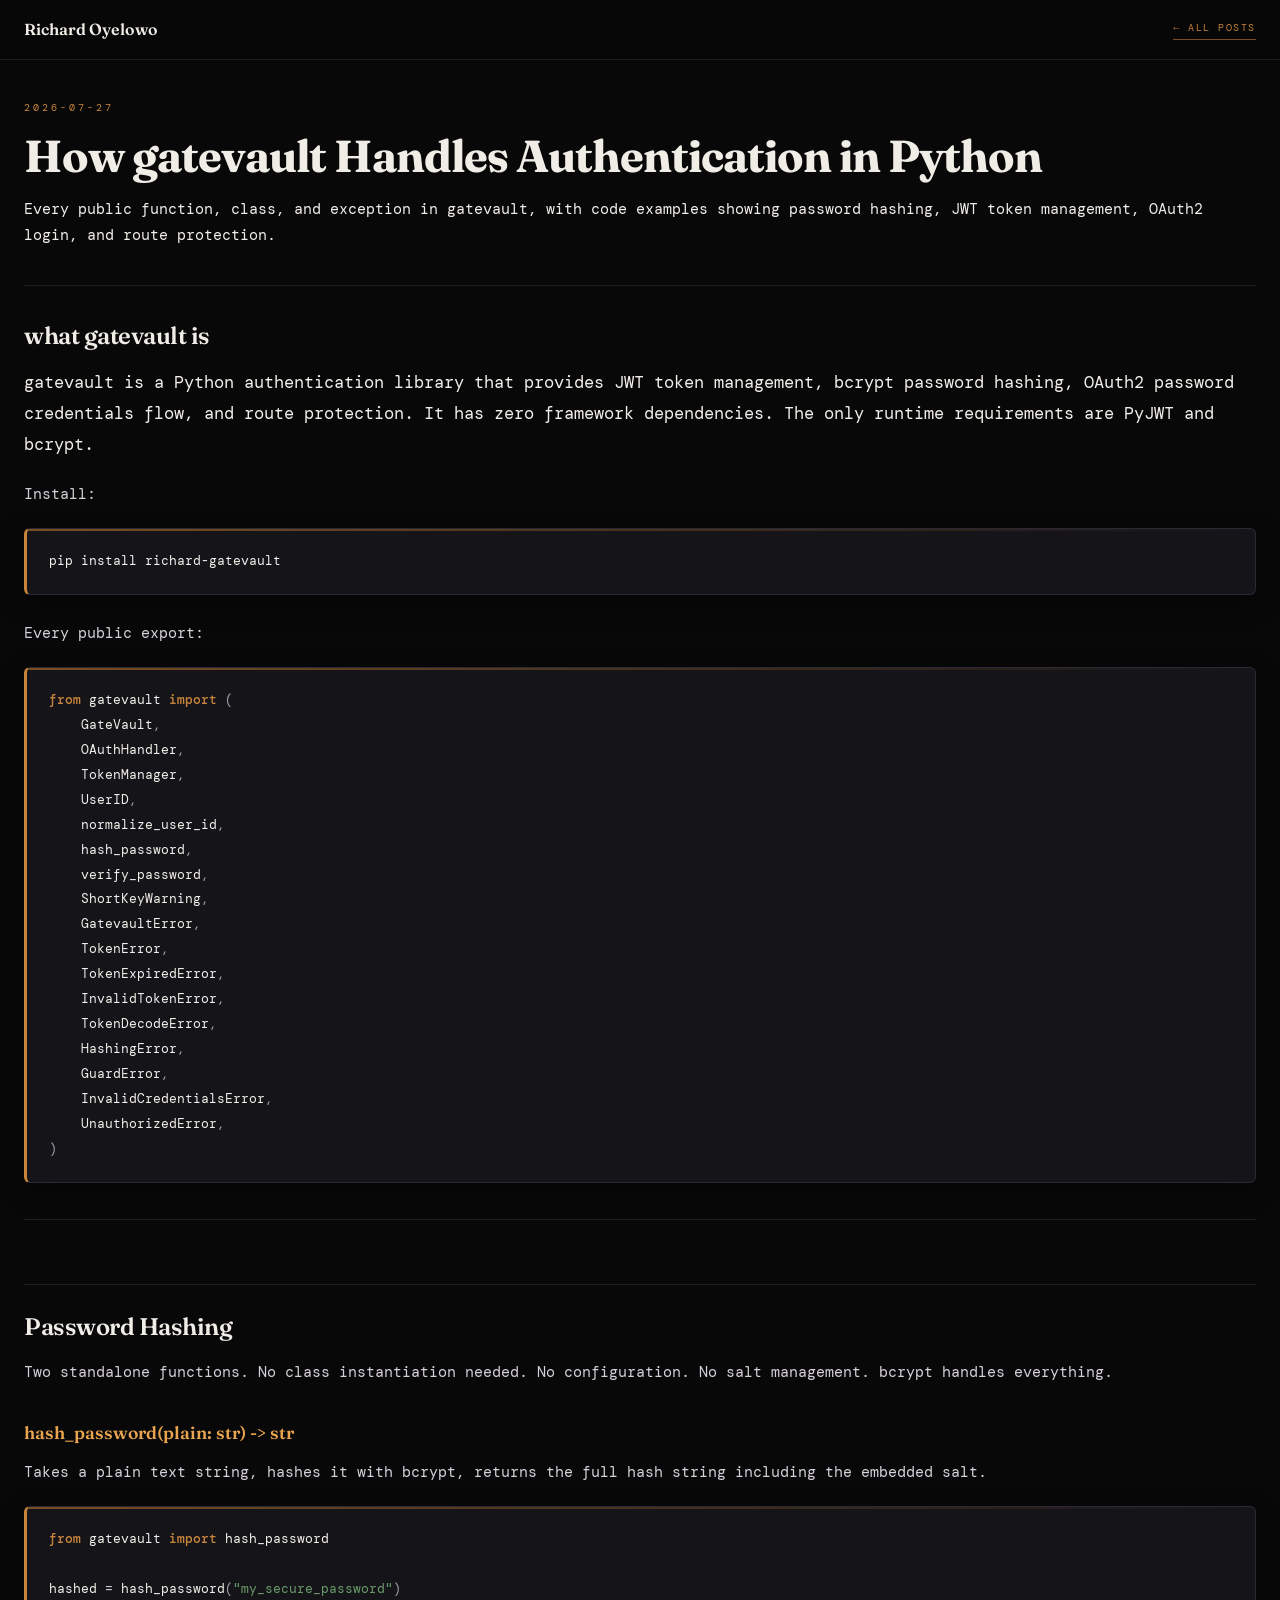
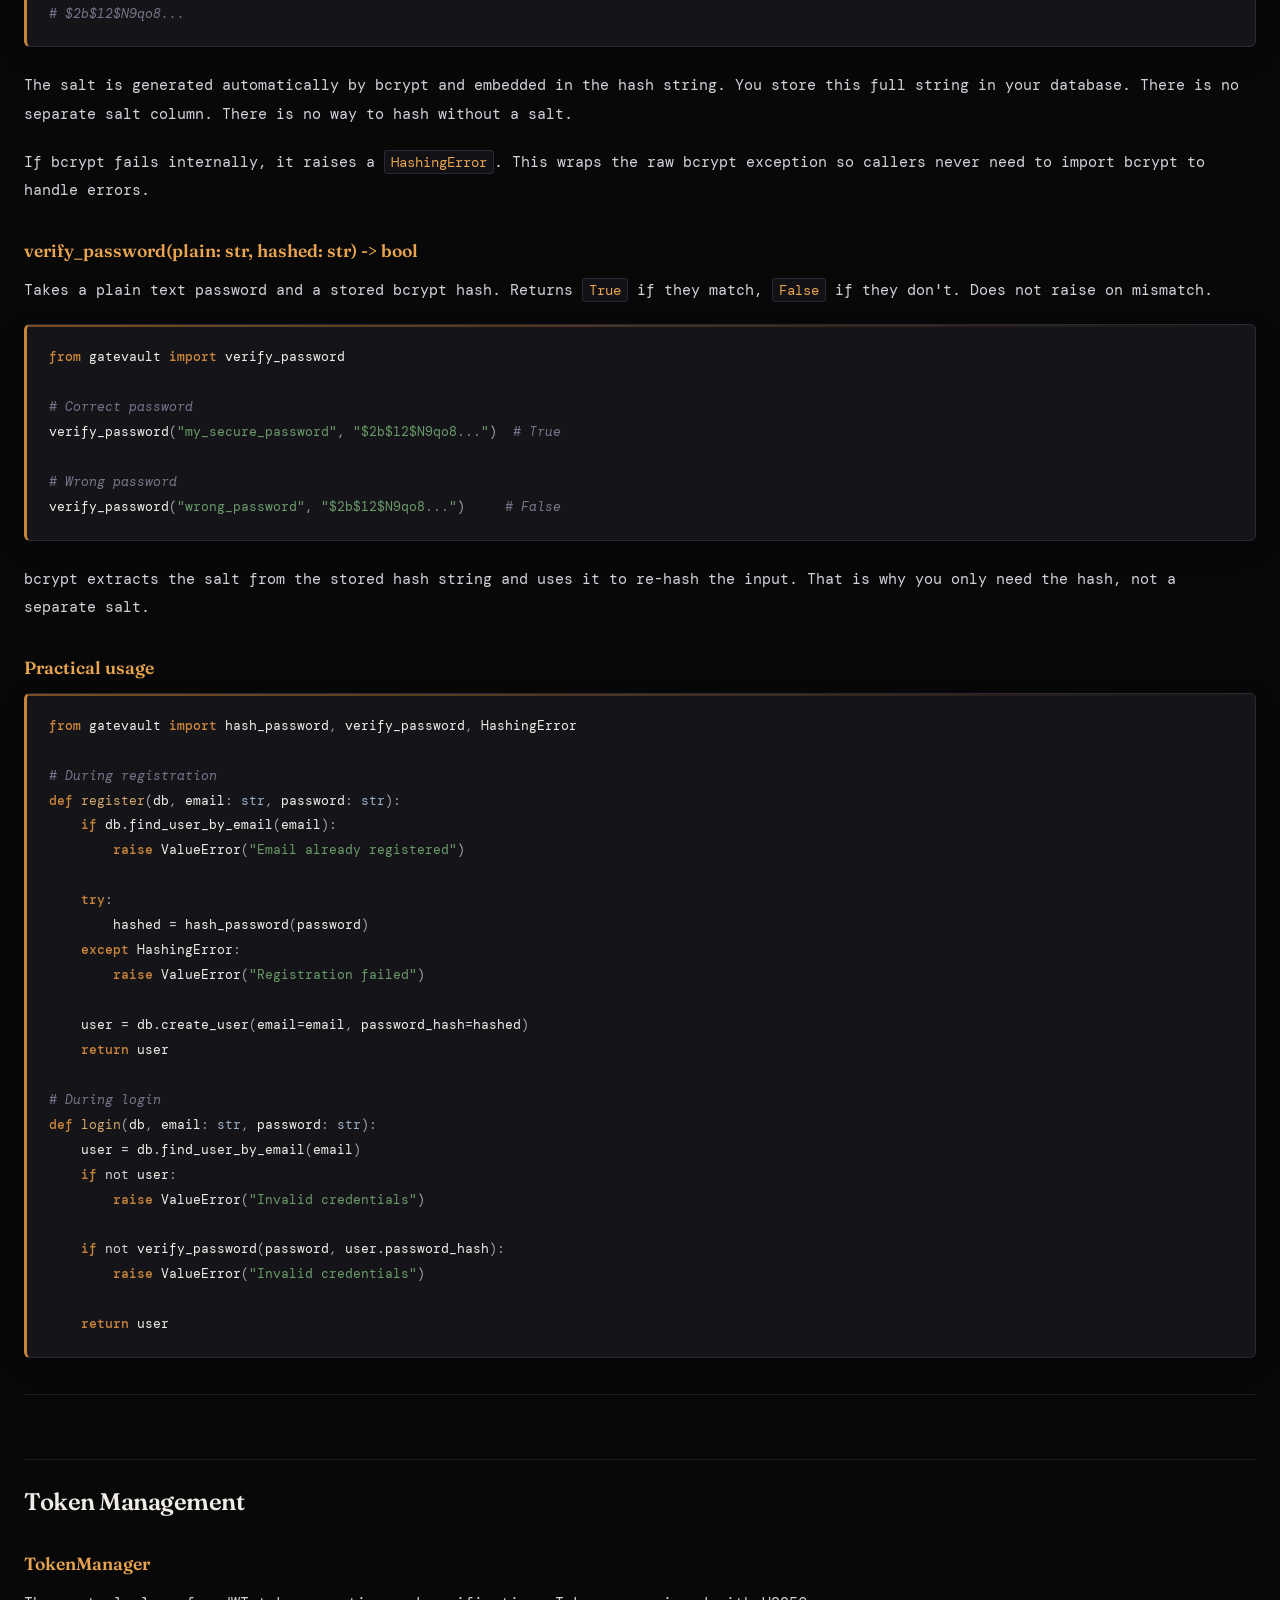
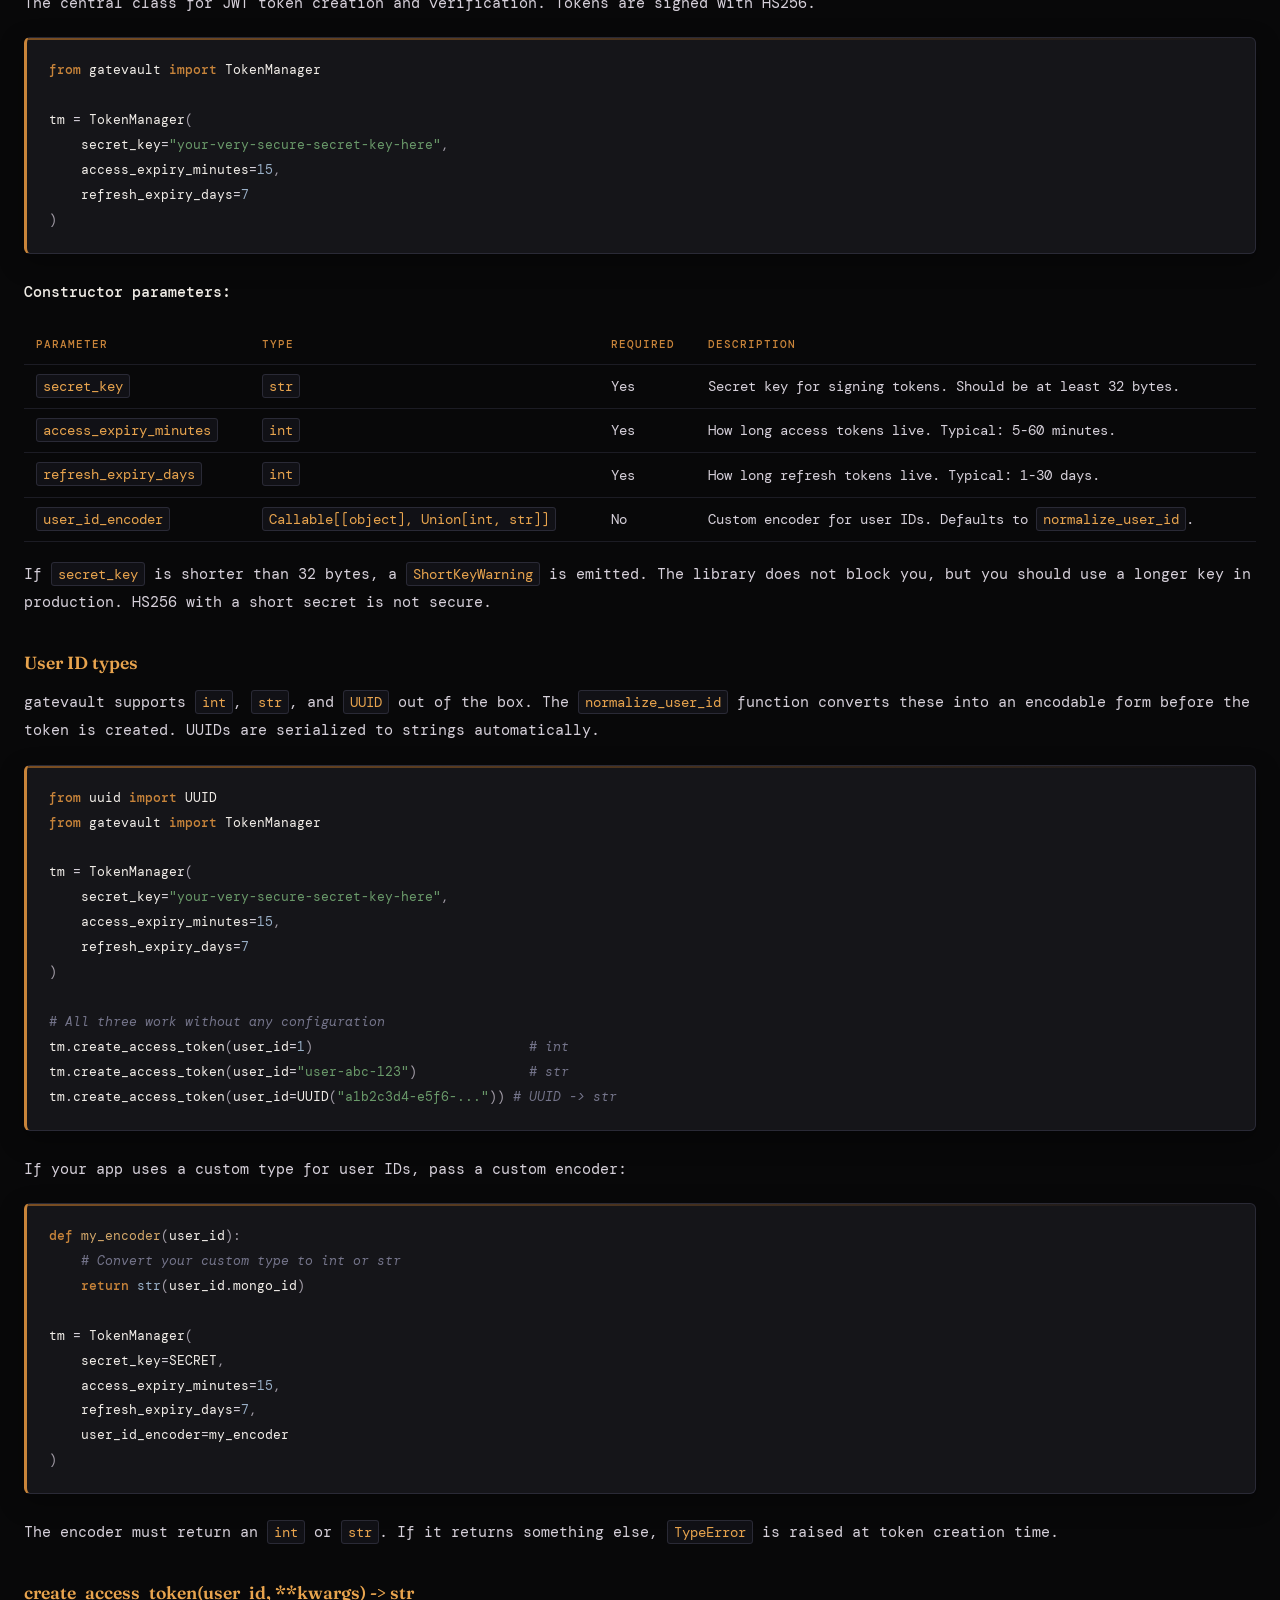
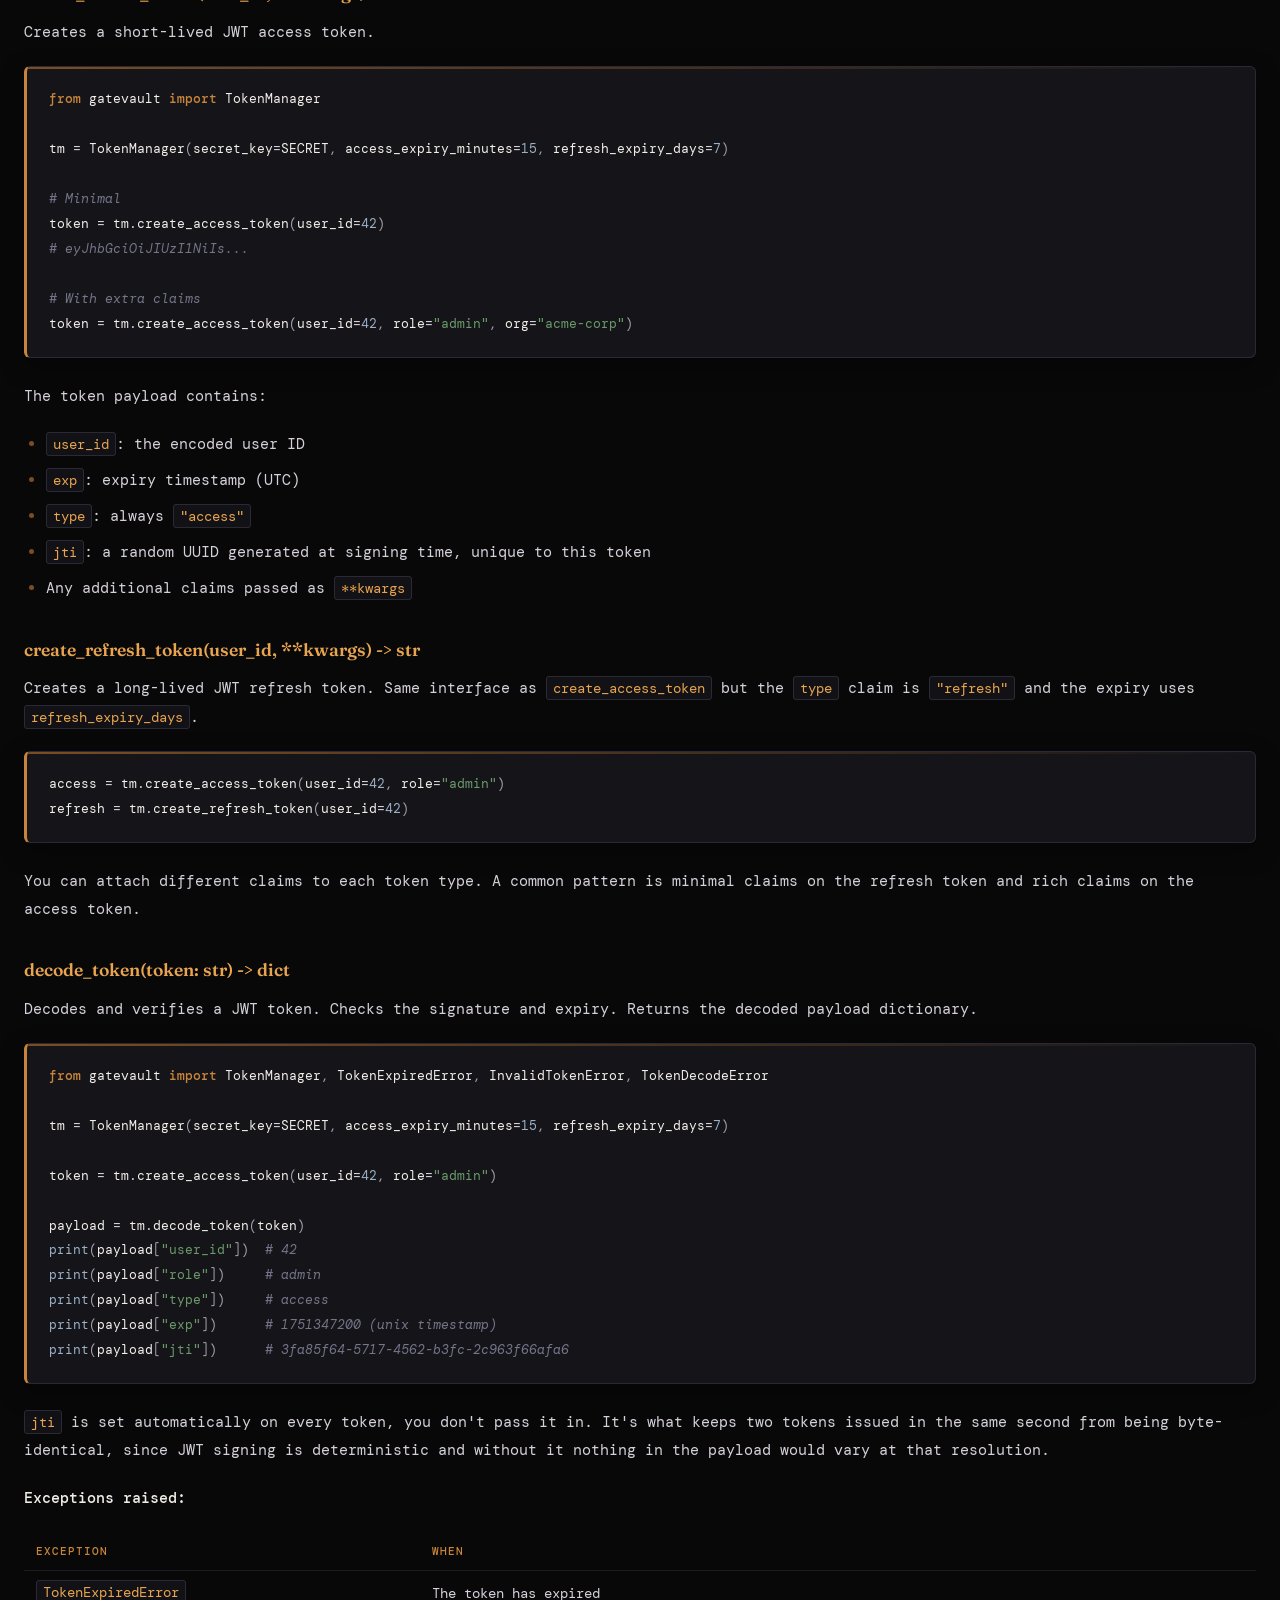
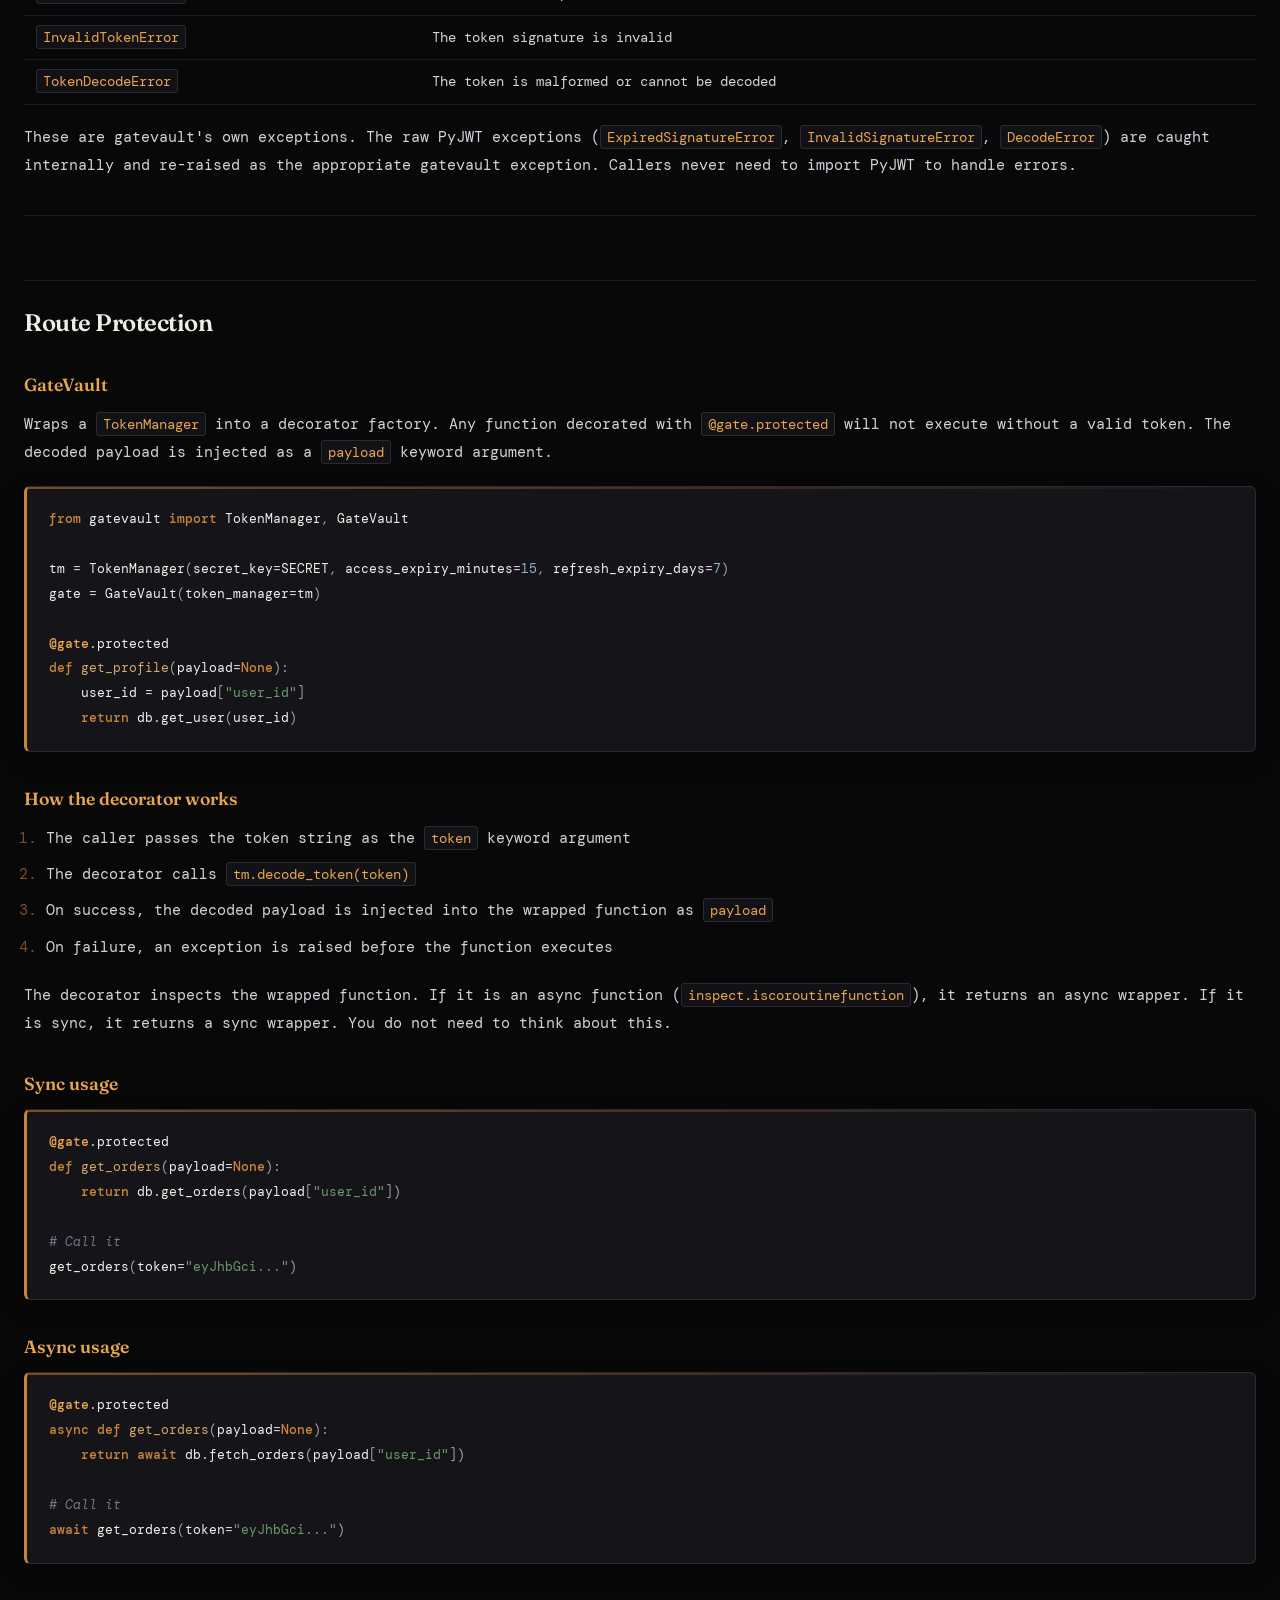
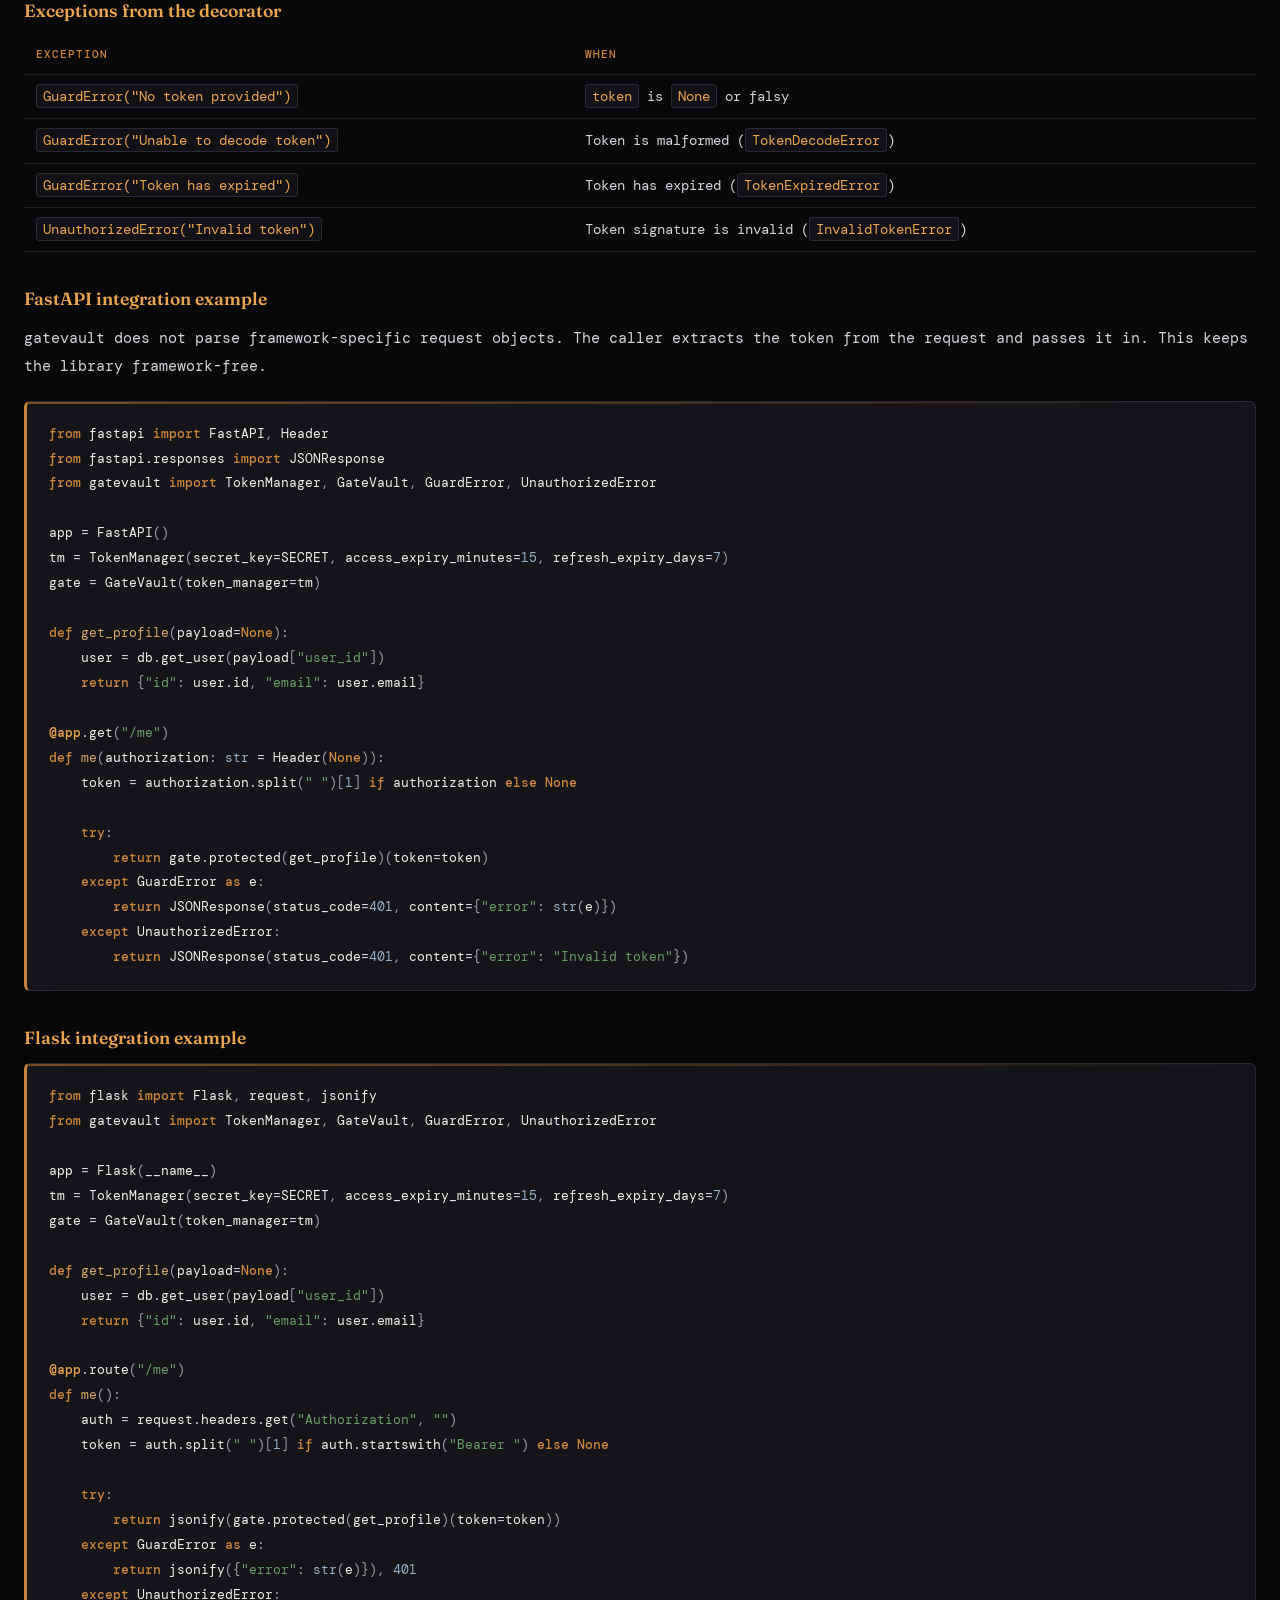
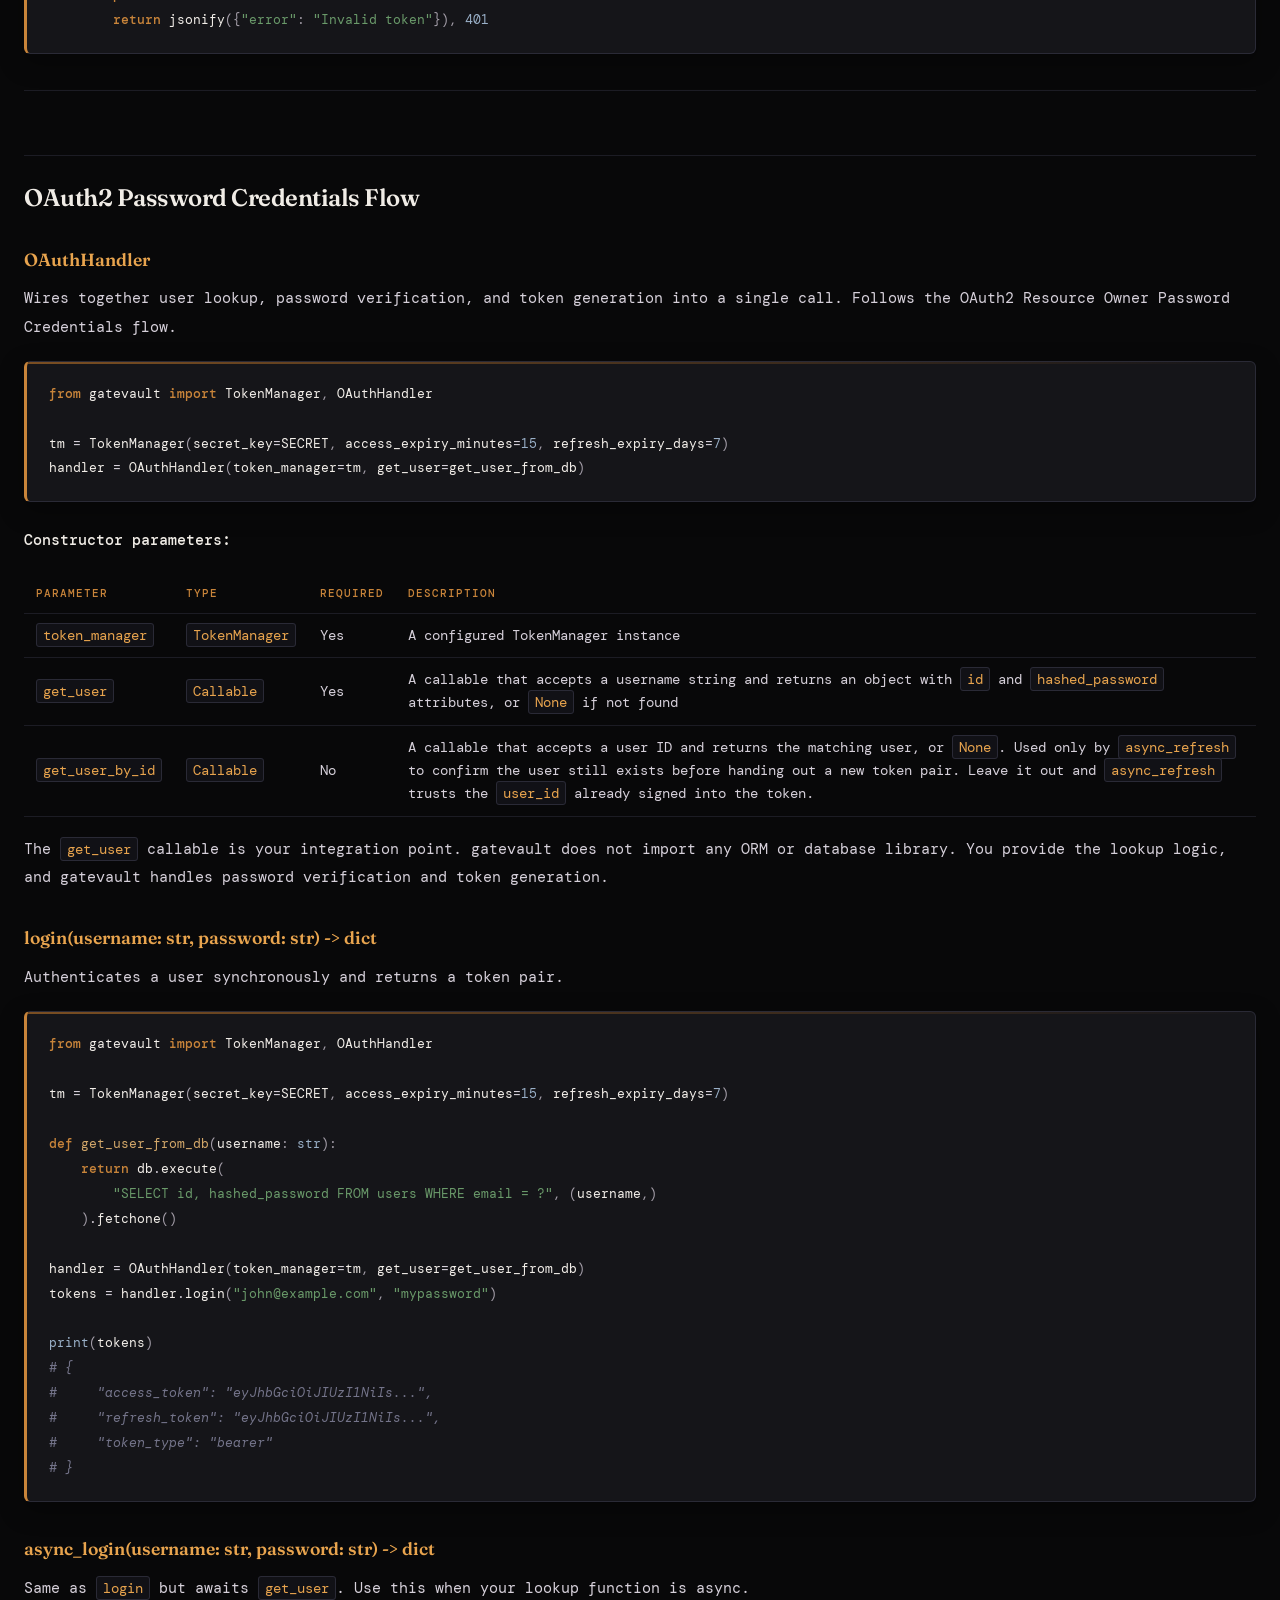
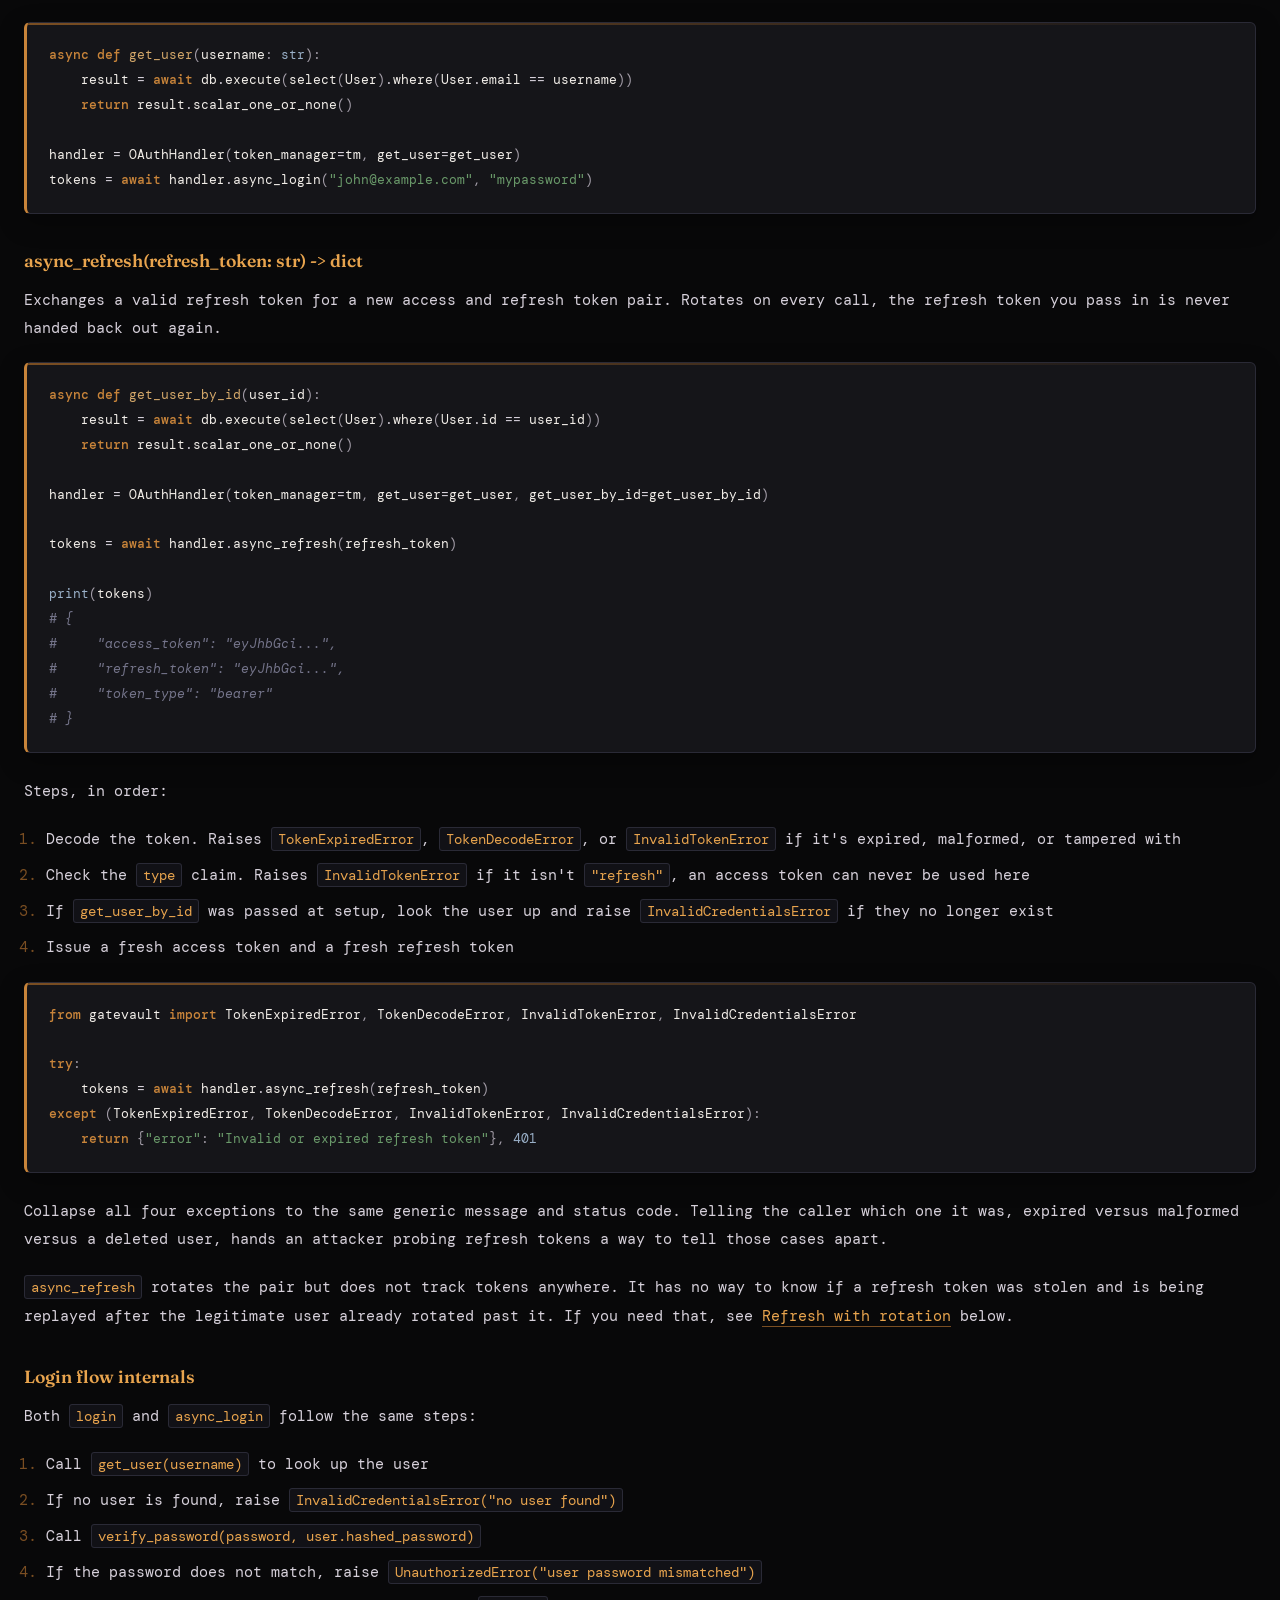
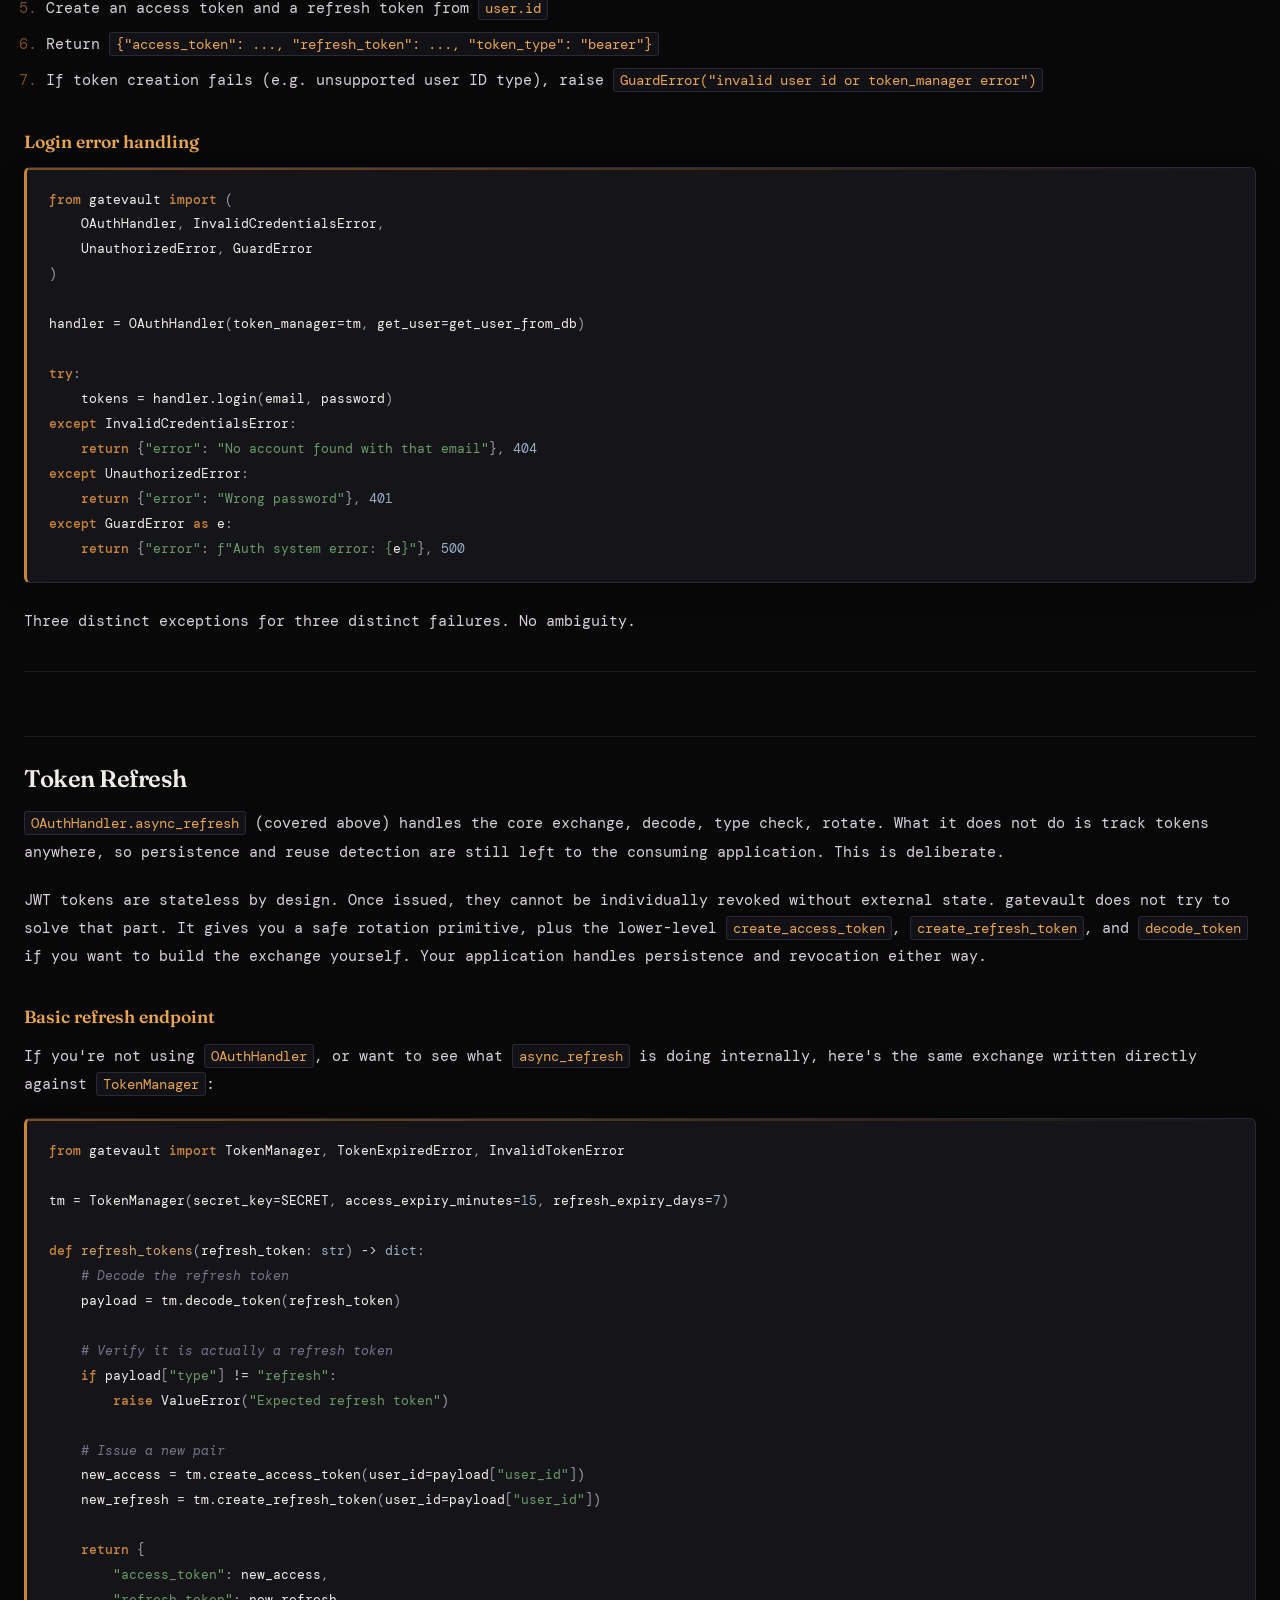
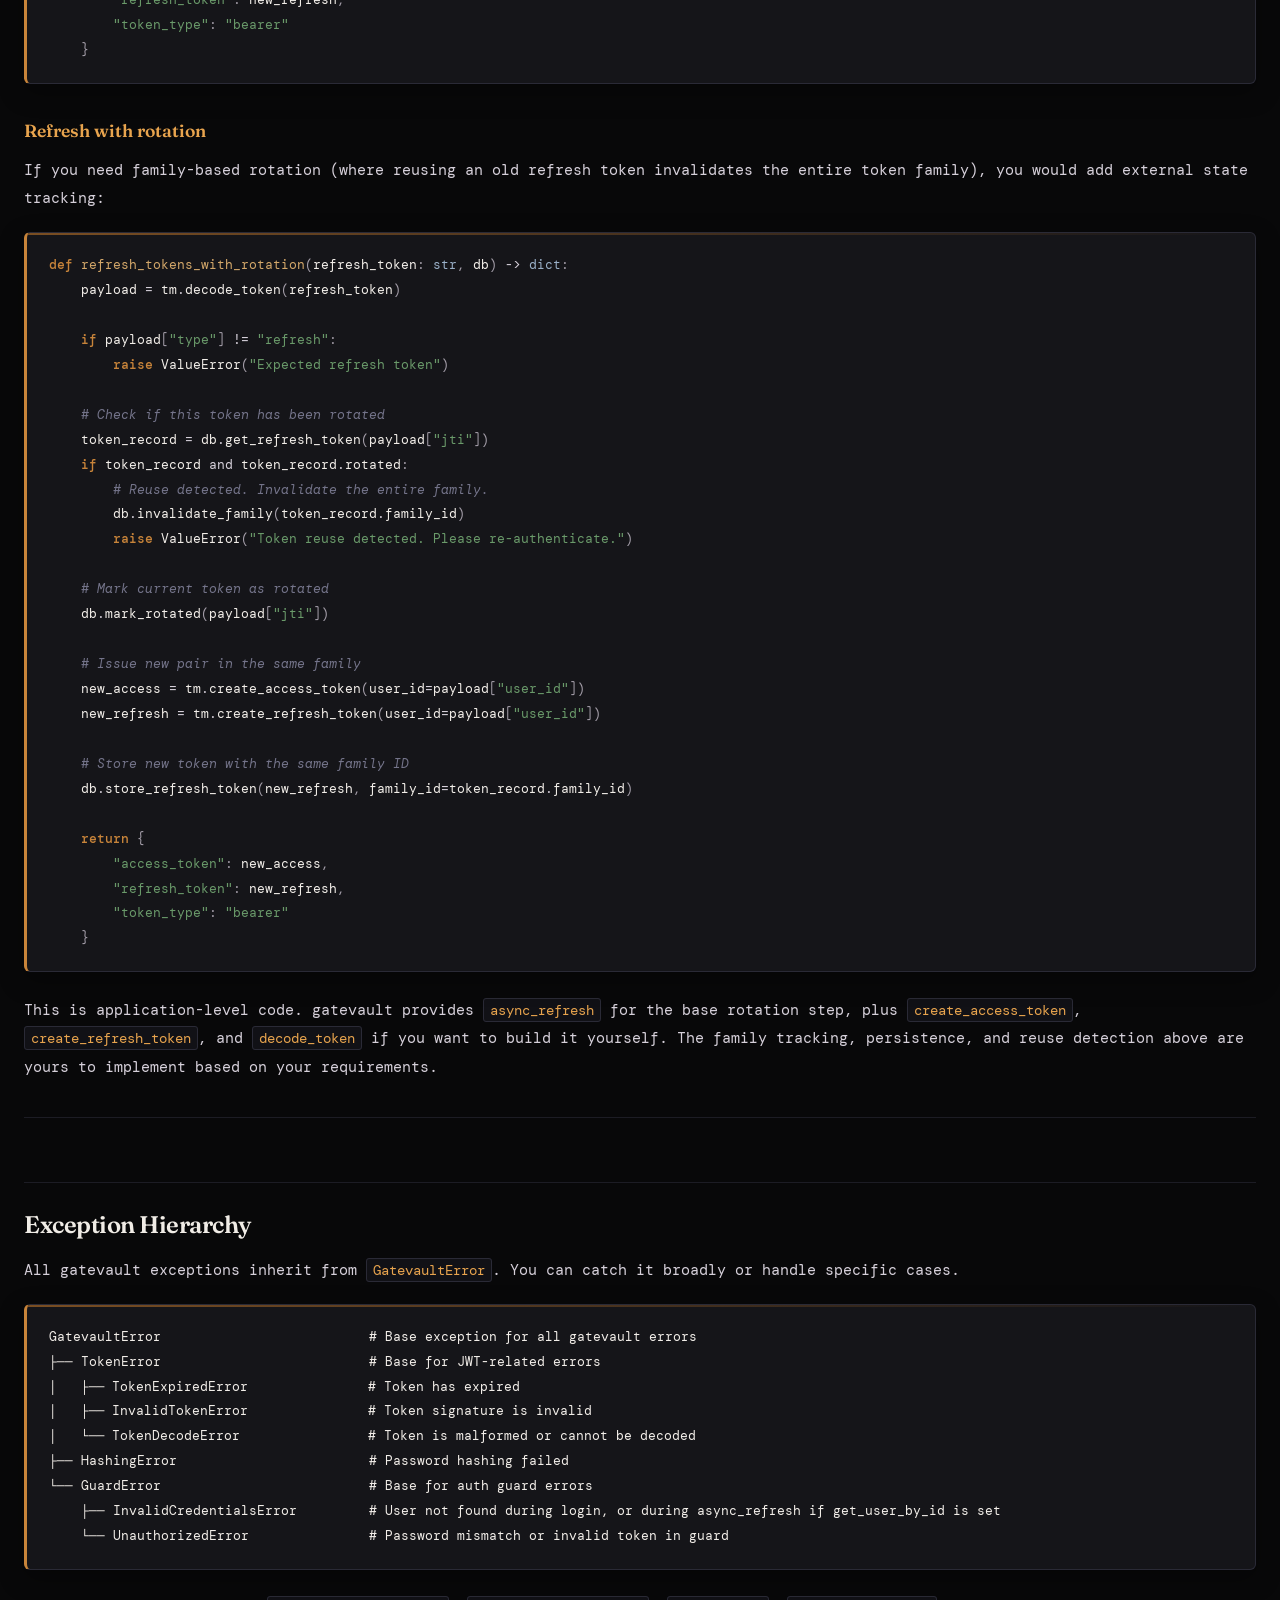
<file: blog/gatevault-reference.html>
<!DOCTYPE html>
<html lang="en">
<head>
  <meta charset="UTF-8">
  <meta name="viewport" content="width=device-width, initial-scale=1.0">
  <title>How gatevault Handles Authentication in Python &bull; Richard Oyelowo</title>
  <link rel="icon" href="data:image/svg+xml,<svg xmlns='http://www.w3.org/2000/svg' viewBox='0 0 100 100'><text y='.9em' font-size='90'>&#x2699;</text></svg>">
  <link href="https://fonts.googleapis.com/css2?family=DM+Mono:wght@300;400;500&family=Fraunces:ital,opsz,wght@0,9..144,300;0,9..144,600;0,9..144,700;1,9..144,300&display=swap" rel="stylesheet">
  <link rel="stylesheet" href="../css/base.css">
  <link rel="stylesheet" href="../css/post.css">
</head>
<body>

<nav class="sub-nav">
  <a href="../" class="nav-logo">Richard Oyelowo</a>
  <a href="./" class="nav-back">&larr; All Posts</a>
</nav>

<article>
  <div class="article-meta">2026-07-27</div>
  <h1 class="article-title">How gatevault Handles Authentication in Python</h1>
  <p class="article-summary">Every public function, class, and exception in gatevault, with code examples showing password hashing, JWT token management, OAuth2 login, and route protection.</p>
  <div class="article-body">
<h2>what gatevault is</h2>
<p>gatevault is a Python authentication library that provides JWT token management, bcrypt password hashing, OAuth2 password credentials flow, and route protection. It has zero framework dependencies. The only runtime requirements are PyJWT and bcrypt.</p>
<p>Install:</p>
<div class="highlight"><pre><span></span><code>pip install richard-gatevault
</code></pre></div>

<p>Every public export:</p>
<div class="highlight"><pre><span></span><code><span class="kn">from</span><span class="w"> </span><span class="nn">gatevault</span><span class="w"> </span><span class="kn">import</span> <span class="p">(</span>
    <span class="n">GateVault</span><span class="p">,</span>
    <span class="n">OAuthHandler</span><span class="p">,</span>
    <span class="n">TokenManager</span><span class="p">,</span>
    <span class="n">UserID</span><span class="p">,</span>
    <span class="n">normalize_user_id</span><span class="p">,</span>
    <span class="n">hash_password</span><span class="p">,</span>
    <span class="n">verify_password</span><span class="p">,</span>
    <span class="n">ShortKeyWarning</span><span class="p">,</span>
    <span class="n">GatevaultError</span><span class="p">,</span>
    <span class="n">TokenError</span><span class="p">,</span>
    <span class="n">TokenExpiredError</span><span class="p">,</span>
    <span class="n">InvalidTokenError</span><span class="p">,</span>
    <span class="n">TokenDecodeError</span><span class="p">,</span>
    <span class="n">HashingError</span><span class="p">,</span>
    <span class="n">GuardError</span><span class="p">,</span>
    <span class="n">InvalidCredentialsError</span><span class="p">,</span>
    <span class="n">UnauthorizedError</span><span class="p">,</span>
<span class="p">)</span>
</code></pre></div>

<hr />
<h2>Password Hashing</h2>
<p>Two standalone functions. No class instantiation needed. No configuration. No salt management. bcrypt handles everything.</p>
<h3>hash_password(plain: str) -&gt; str</h3>
<p>Takes a plain text string, hashes it with bcrypt, returns the full hash string including the embedded salt.</p>
<div class="highlight"><pre><span></span><code><span class="kn">from</span><span class="w"> </span><span class="nn">gatevault</span><span class="w"> </span><span class="kn">import</span> <span class="n">hash_password</span>

<span class="n">hashed</span> <span class="o">=</span> <span class="n">hash_password</span><span class="p">(</span><span class="s2">"my_secure_password"</span><span class="p">)</span>
<span class="c1"># $2b$12$N9qo8...</span>
</code></pre></div>

<p>The salt is generated automatically by bcrypt and embedded in the hash string. You store this full string in your database. There is no separate salt column. There is no way to hash without a salt.</p>
<p>If bcrypt fails internally, it raises a <code>HashingError</code>. This wraps the raw bcrypt exception so callers never need to import bcrypt to handle errors.</p>
<h3>verify_password(plain: str, hashed: str) -&gt; bool</h3>
<p>Takes a plain text password and a stored bcrypt hash. Returns <code>True</code> if they match, <code>False</code> if they don't. Does not raise on mismatch.</p>
<div class="highlight"><pre><span></span><code><span class="kn">from</span><span class="w"> </span><span class="nn">gatevault</span><span class="w"> </span><span class="kn">import</span> <span class="n">verify_password</span>

<span class="c1"># Correct password</span>
<span class="n">verify_password</span><span class="p">(</span><span class="s2">"my_secure_password"</span><span class="p">,</span> <span class="s2">"$2b$12$N9qo8..."</span><span class="p">)</span>  <span class="c1"># True</span>

<span class="c1"># Wrong password</span>
<span class="n">verify_password</span><span class="p">(</span><span class="s2">"wrong_password"</span><span class="p">,</span> <span class="s2">"$2b$12$N9qo8..."</span><span class="p">)</span>     <span class="c1"># False</span>
</code></pre></div>

<p>bcrypt extracts the salt from the stored hash string and uses it to re-hash the input. That is why you only need the hash, not a separate salt.</p>
<h3>Practical usage</h3>
<div class="highlight"><pre><span></span><code><span class="kn">from</span><span class="w"> </span><span class="nn">gatevault</span><span class="w"> </span><span class="kn">import</span> <span class="n">hash_password</span><span class="p">,</span> <span class="n">verify_password</span><span class="p">,</span> <span class="n">HashingError</span>

<span class="c1"># During registration</span>
<span class="k">def</span><span class="w"> </span><span class="nf">register</span><span class="p">(</span><span class="n">db</span><span class="p">,</span> <span class="n">email</span><span class="p">:</span> <span class="nb">str</span><span class="p">,</span> <span class="n">password</span><span class="p">:</span> <span class="nb">str</span><span class="p">):</span>
    <span class="k">if</span> <span class="n">db</span><span class="o">.</span><span class="n">find_user_by_email</span><span class="p">(</span><span class="n">email</span><span class="p">):</span>
        <span class="k">raise</span> <span class="ne">ValueError</span><span class="p">(</span><span class="s2">"Email already registered"</span><span class="p">)</span>

    <span class="k">try</span><span class="p">:</span>
        <span class="n">hashed</span> <span class="o">=</span> <span class="n">hash_password</span><span class="p">(</span><span class="n">password</span><span class="p">)</span>
    <span class="k">except</span> <span class="n">HashingError</span><span class="p">:</span>
        <span class="k">raise</span> <span class="ne">ValueError</span><span class="p">(</span><span class="s2">"Registration failed"</span><span class="p">)</span>

    <span class="n">user</span> <span class="o">=</span> <span class="n">db</span><span class="o">.</span><span class="n">create_user</span><span class="p">(</span><span class="n">email</span><span class="o">=</span><span class="n">email</span><span class="p">,</span> <span class="n">password_hash</span><span class="o">=</span><span class="n">hashed</span><span class="p">)</span>
    <span class="k">return</span> <span class="n">user</span>

<span class="c1"># During login</span>
<span class="k">def</span><span class="w"> </span><span class="nf">login</span><span class="p">(</span><span class="n">db</span><span class="p">,</span> <span class="n">email</span><span class="p">:</span> <span class="nb">str</span><span class="p">,</span> <span class="n">password</span><span class="p">:</span> <span class="nb">str</span><span class="p">):</span>
    <span class="n">user</span> <span class="o">=</span> <span class="n">db</span><span class="o">.</span><span class="n">find_user_by_email</span><span class="p">(</span><span class="n">email</span><span class="p">)</span>
    <span class="k">if</span> <span class="ow">not</span> <span class="n">user</span><span class="p">:</span>
        <span class="k">raise</span> <span class="ne">ValueError</span><span class="p">(</span><span class="s2">"Invalid credentials"</span><span class="p">)</span>

    <span class="k">if</span> <span class="ow">not</span> <span class="n">verify_password</span><span class="p">(</span><span class="n">password</span><span class="p">,</span> <span class="n">user</span><span class="o">.</span><span class="n">password_hash</span><span class="p">):</span>
        <span class="k">raise</span> <span class="ne">ValueError</span><span class="p">(</span><span class="s2">"Invalid credentials"</span><span class="p">)</span>

    <span class="k">return</span> <span class="n">user</span>
</code></pre></div>

<hr />
<h2>Token Management</h2>
<h3>TokenManager</h3>
<p>The central class for JWT token creation and verification. Tokens are signed with HS256.</p>
<div class="highlight"><pre><span></span><code><span class="kn">from</span><span class="w"> </span><span class="nn">gatevault</span><span class="w"> </span><span class="kn">import</span> <span class="n">TokenManager</span>

<span class="n">tm</span> <span class="o">=</span> <span class="n">TokenManager</span><span class="p">(</span>
    <span class="n">secret_key</span><span class="o">=</span><span class="s2">"your-very-secure-secret-key-here"</span><span class="p">,</span>
    <span class="n">access_expiry_minutes</span><span class="o">=</span><span class="mi">15</span><span class="p">,</span>
    <span class="n">refresh_expiry_days</span><span class="o">=</span><span class="mi">7</span>
<span class="p">)</span>
</code></pre></div>

<p><strong>Constructor parameters:</strong></p>
<table>
<thead>
<tr>
<th>Parameter</th>
<th>Type</th>
<th>Required</th>
<th>Description</th>
</tr>
</thead>
<tbody>
<tr>
<td><code>secret_key</code></td>
<td><code>str</code></td>
<td>Yes</td>
<td>Secret key for signing tokens. Should be at least 32 bytes.</td>
</tr>
<tr>
<td><code>access_expiry_minutes</code></td>
<td><code>int</code></td>
<td>Yes</td>
<td>How long access tokens live. Typical: 5-60 minutes.</td>
</tr>
<tr>
<td><code>refresh_expiry_days</code></td>
<td><code>int</code></td>
<td>Yes</td>
<td>How long refresh tokens live. Typical: 1-30 days.</td>
</tr>
<tr>
<td><code>user_id_encoder</code></td>
<td><code>Callable[[object], Union[int, str]]</code></td>
<td>No</td>
<td>Custom encoder for user IDs. Defaults to <code>normalize_user_id</code>.</td>
</tr>
</tbody>
</table>
<p>If <code>secret_key</code> is shorter than 32 bytes, a <code>ShortKeyWarning</code> is emitted. The library does not block you, but you should use a longer key in production. HS256 with a short secret is not secure.</p>
<h3>User ID types</h3>
<p>gatevault supports <code>int</code>, <code>str</code>, and <code>UUID</code> out of the box. The <code>normalize_user_id</code> function converts these into an encodable form before the token is created. UUIDs are serialized to strings automatically.</p>
<div class="highlight"><pre><span></span><code><span class="kn">from</span><span class="w"> </span><span class="nn">uuid</span><span class="w"> </span><span class="kn">import</span> <span class="n">UUID</span>
<span class="kn">from</span><span class="w"> </span><span class="nn">gatevault</span><span class="w"> </span><span class="kn">import</span> <span class="n">TokenManager</span>

<span class="n">tm</span> <span class="o">=</span> <span class="n">TokenManager</span><span class="p">(</span>
    <span class="n">secret_key</span><span class="o">=</span><span class="s2">"your-very-secure-secret-key-here"</span><span class="p">,</span>
    <span class="n">access_expiry_minutes</span><span class="o">=</span><span class="mi">15</span><span class="p">,</span>
    <span class="n">refresh_expiry_days</span><span class="o">=</span><span class="mi">7</span>
<span class="p">)</span>

<span class="c1"># All three work without any configuration</span>
<span class="n">tm</span><span class="o">.</span><span class="n">create_access_token</span><span class="p">(</span><span class="n">user_id</span><span class="o">=</span><span class="mi">1</span><span class="p">)</span>                           <span class="c1"># int</span>
<span class="n">tm</span><span class="o">.</span><span class="n">create_access_token</span><span class="p">(</span><span class="n">user_id</span><span class="o">=</span><span class="s2">"user-abc-123"</span><span class="p">)</span>              <span class="c1"># str</span>
<span class="n">tm</span><span class="o">.</span><span class="n">create_access_token</span><span class="p">(</span><span class="n">user_id</span><span class="o">=</span><span class="n">UUID</span><span class="p">(</span><span class="s2">"a1b2c3d4-e5f6-..."</span><span class="p">))</span> <span class="c1"># UUID -&gt; str</span>
</code></pre></div>

<p>If your app uses a custom type for user IDs, pass a custom encoder:</p>
<div class="highlight"><pre><span></span><code><span class="k">def</span><span class="w"> </span><span class="nf">my_encoder</span><span class="p">(</span><span class="n">user_id</span><span class="p">):</span>
    <span class="c1"># Convert your custom type to int or str</span>
    <span class="k">return</span> <span class="nb">str</span><span class="p">(</span><span class="n">user_id</span><span class="o">.</span><span class="n">mongo_id</span><span class="p">)</span>

<span class="n">tm</span> <span class="o">=</span> <span class="n">TokenManager</span><span class="p">(</span>
    <span class="n">secret_key</span><span class="o">=</span><span class="n">SECRET</span><span class="p">,</span>
    <span class="n">access_expiry_minutes</span><span class="o">=</span><span class="mi">15</span><span class="p">,</span>
    <span class="n">refresh_expiry_days</span><span class="o">=</span><span class="mi">7</span><span class="p">,</span>
    <span class="n">user_id_encoder</span><span class="o">=</span><span class="n">my_encoder</span>
<span class="p">)</span>
</code></pre></div>

<p>The encoder must return an <code>int</code> or <code>str</code>. If it returns something else, <code>TypeError</code> is raised at token creation time.</p>
<h3>create_access_token(user_id, **kwargs) -&gt; str</h3>
<p>Creates a short-lived JWT access token.</p>
<div class="highlight"><pre><span></span><code><span class="kn">from</span><span class="w"> </span><span class="nn">gatevault</span><span class="w"> </span><span class="kn">import</span> <span class="n">TokenManager</span>

<span class="n">tm</span> <span class="o">=</span> <span class="n">TokenManager</span><span class="p">(</span><span class="n">secret_key</span><span class="o">=</span><span class="n">SECRET</span><span class="p">,</span> <span class="n">access_expiry_minutes</span><span class="o">=</span><span class="mi">15</span><span class="p">,</span> <span class="n">refresh_expiry_days</span><span class="o">=</span><span class="mi">7</span><span class="p">)</span>

<span class="c1"># Minimal</span>
<span class="n">token</span> <span class="o">=</span> <span class="n">tm</span><span class="o">.</span><span class="n">create_access_token</span><span class="p">(</span><span class="n">user_id</span><span class="o">=</span><span class="mi">42</span><span class="p">)</span>
<span class="c1"># eyJhbGciOiJIUzI1NiIs...</span>

<span class="c1"># With extra claims</span>
<span class="n">token</span> <span class="o">=</span> <span class="n">tm</span><span class="o">.</span><span class="n">create_access_token</span><span class="p">(</span><span class="n">user_id</span><span class="o">=</span><span class="mi">42</span><span class="p">,</span> <span class="n">role</span><span class="o">=</span><span class="s2">"admin"</span><span class="p">,</span> <span class="n">org</span><span class="o">=</span><span class="s2">"acme-corp"</span><span class="p">)</span>
</code></pre></div>

<p>The token payload contains:</p>
<ul>
<li><code>user_id</code>: the encoded user ID</li>
<li><code>exp</code>: expiry timestamp (UTC)</li>
<li><code>type</code>: always <code>"access"</code></li>
<li><code>jti</code>: a random UUID generated at signing time, unique to this token</li>
<li>Any additional claims passed as <code>**kwargs</code></li>
</ul>
<h3>create_refresh_token(user_id, **kwargs) -&gt; str</h3>
<p>Creates a long-lived JWT refresh token. Same interface as <code>create_access_token</code> but the <code>type</code> claim is <code>"refresh"</code> and the expiry uses <code>refresh_expiry_days</code>.</p>
<div class="highlight"><pre><span></span><code><span class="n">access</span> <span class="o">=</span> <span class="n">tm</span><span class="o">.</span><span class="n">create_access_token</span><span class="p">(</span><span class="n">user_id</span><span class="o">=</span><span class="mi">42</span><span class="p">,</span> <span class="n">role</span><span class="o">=</span><span class="s2">"admin"</span><span class="p">)</span>
<span class="n">refresh</span> <span class="o">=</span> <span class="n">tm</span><span class="o">.</span><span class="n">create_refresh_token</span><span class="p">(</span><span class="n">user_id</span><span class="o">=</span><span class="mi">42</span><span class="p">)</span>
</code></pre></div>

<p>You can attach different claims to each token type. A common pattern is minimal claims on the refresh token and rich claims on the access token.</p>
<h3>decode_token(token: str) -&gt; dict</h3>
<p>Decodes and verifies a JWT token. Checks the signature and expiry. Returns the decoded payload dictionary.</p>
<div class="highlight"><pre><span></span><code><span class="kn">from</span><span class="w"> </span><span class="nn">gatevault</span><span class="w"> </span><span class="kn">import</span> <span class="n">TokenManager</span><span class="p">,</span> <span class="n">TokenExpiredError</span><span class="p">,</span> <span class="n">InvalidTokenError</span><span class="p">,</span> <span class="n">TokenDecodeError</span>

<span class="n">tm</span> <span class="o">=</span> <span class="n">TokenManager</span><span class="p">(</span><span class="n">secret_key</span><span class="o">=</span><span class="n">SECRET</span><span class="p">,</span> <span class="n">access_expiry_minutes</span><span class="o">=</span><span class="mi">15</span><span class="p">,</span> <span class="n">refresh_expiry_days</span><span class="o">=</span><span class="mi">7</span><span class="p">)</span>

<span class="n">token</span> <span class="o">=</span> <span class="n">tm</span><span class="o">.</span><span class="n">create_access_token</span><span class="p">(</span><span class="n">user_id</span><span class="o">=</span><span class="mi">42</span><span class="p">,</span> <span class="n">role</span><span class="o">=</span><span class="s2">"admin"</span><span class="p">)</span>

<span class="n">payload</span> <span class="o">=</span> <span class="n">tm</span><span class="o">.</span><span class="n">decode_token</span><span class="p">(</span><span class="n">token</span><span class="p">)</span>
<span class="nb">print</span><span class="p">(</span><span class="n">payload</span><span class="p">[</span><span class="s2">"user_id"</span><span class="p">])</span>  <span class="c1"># 42</span>
<span class="nb">print</span><span class="p">(</span><span class="n">payload</span><span class="p">[</span><span class="s2">"role"</span><span class="p">])</span>     <span class="c1"># admin</span>
<span class="nb">print</span><span class="p">(</span><span class="n">payload</span><span class="p">[</span><span class="s2">"type"</span><span class="p">])</span>     <span class="c1"># access</span>
<span class="nb">print</span><span class="p">(</span><span class="n">payload</span><span class="p">[</span><span class="s2">"exp"</span><span class="p">])</span>      <span class="c1"># 1751347200 (unix timestamp)</span>
<span class="nb">print</span><span class="p">(</span><span class="n">payload</span><span class="p">[</span><span class="s2">"jti"</span><span class="p">])</span>      <span class="c1"># 3fa85f64-5717-4562-b3fc-2c963f66afa6</span>
</code></pre></div>

<p><code>jti</code> is set automatically on every token, you don't pass it in. It's what keeps two tokens issued in the same second from being byte-identical, since JWT signing is deterministic and without it nothing in the payload would vary at that resolution.</p>
<p><strong>Exceptions raised:</strong></p>
<table>
<thead>
<tr>
<th>Exception</th>
<th>When</th>
</tr>
</thead>
<tbody>
<tr>
<td><code>TokenExpiredError</code></td>
<td>The token has expired</td>
</tr>
<tr>
<td><code>InvalidTokenError</code></td>
<td>The token signature is invalid</td>
</tr>
<tr>
<td><code>TokenDecodeError</code></td>
<td>The token is malformed or cannot be decoded</td>
</tr>
</tbody>
</table>
<p>These are gatevault's own exceptions. The raw PyJWT exceptions (<code>ExpiredSignatureError</code>, <code>InvalidSignatureError</code>, <code>DecodeError</code>) are caught internally and re-raised as the appropriate gatevault exception. Callers never need to import PyJWT to handle errors.</p>
<hr />
<h2>Route Protection</h2>
<h3>GateVault</h3>
<p>Wraps a <code>TokenManager</code> into a decorator factory. Any function decorated with <code>@gate.protected</code> will not execute without a valid token. The decoded payload is injected as a <code>payload</code> keyword argument.</p>
<div class="highlight"><pre><span></span><code><span class="kn">from</span><span class="w"> </span><span class="nn">gatevault</span><span class="w"> </span><span class="kn">import</span> <span class="n">TokenManager</span><span class="p">,</span> <span class="n">GateVault</span>

<span class="n">tm</span> <span class="o">=</span> <span class="n">TokenManager</span><span class="p">(</span><span class="n">secret_key</span><span class="o">=</span><span class="n">SECRET</span><span class="p">,</span> <span class="n">access_expiry_minutes</span><span class="o">=</span><span class="mi">15</span><span class="p">,</span> <span class="n">refresh_expiry_days</span><span class="o">=</span><span class="mi">7</span><span class="p">)</span>
<span class="n">gate</span> <span class="o">=</span> <span class="n">GateVault</span><span class="p">(</span><span class="n">token_manager</span><span class="o">=</span><span class="n">tm</span><span class="p">)</span>

<span class="nd">@gate</span><span class="o">.</span><span class="n">protected</span>
<span class="k">def</span><span class="w"> </span><span class="nf">get_profile</span><span class="p">(</span><span class="n">payload</span><span class="o">=</span><span class="kc">None</span><span class="p">):</span>
    <span class="n">user_id</span> <span class="o">=</span> <span class="n">payload</span><span class="p">[</span><span class="s2">"user_id"</span><span class="p">]</span>
    <span class="k">return</span> <span class="n">db</span><span class="o">.</span><span class="n">get_user</span><span class="p">(</span><span class="n">user_id</span><span class="p">)</span>
</code></pre></div>

<h3>How the decorator works</h3>
<ol>
<li>The caller passes the token string as the <code>token</code> keyword argument</li>
<li>The decorator calls <code>tm.decode_token(token)</code></li>
<li>On success, the decoded payload is injected into the wrapped function as <code>payload</code></li>
<li>On failure, an exception is raised before the function executes</li>
</ol>
<p>The decorator inspects the wrapped function. If it is an async function (<code>inspect.iscoroutinefunction</code>), it returns an async wrapper. If it is sync, it returns a sync wrapper. You do not need to think about this.</p>
<h3>Sync usage</h3>
<div class="highlight"><pre><span></span><code><span class="nd">@gate</span><span class="o">.</span><span class="n">protected</span>
<span class="k">def</span><span class="w"> </span><span class="nf">get_orders</span><span class="p">(</span><span class="n">payload</span><span class="o">=</span><span class="kc">None</span><span class="p">):</span>
    <span class="k">return</span> <span class="n">db</span><span class="o">.</span><span class="n">get_orders</span><span class="p">(</span><span class="n">payload</span><span class="p">[</span><span class="s2">"user_id"</span><span class="p">])</span>

<span class="c1"># Call it</span>
<span class="n">get_orders</span><span class="p">(</span><span class="n">token</span><span class="o">=</span><span class="s2">"eyJhbGci..."</span><span class="p">)</span>
</code></pre></div>

<h3>Async usage</h3>
<div class="highlight"><pre><span></span><code><span class="nd">@gate</span><span class="o">.</span><span class="n">protected</span>
<span class="k">async</span> <span class="k">def</span><span class="w"> </span><span class="nf">get_orders</span><span class="p">(</span><span class="n">payload</span><span class="o">=</span><span class="kc">None</span><span class="p">):</span>
    <span class="k">return</span> <span class="k">await</span> <span class="n">db</span><span class="o">.</span><span class="n">fetch_orders</span><span class="p">(</span><span class="n">payload</span><span class="p">[</span><span class="s2">"user_id"</span><span class="p">])</span>

<span class="c1"># Call it</span>
<span class="k">await</span> <span class="n">get_orders</span><span class="p">(</span><span class="n">token</span><span class="o">=</span><span class="s2">"eyJhbGci..."</span><span class="p">)</span>
</code></pre></div>

<h3>Exceptions from the decorator</h3>
<table>
<thead>
<tr>
<th>Exception</th>
<th>When</th>
</tr>
</thead>
<tbody>
<tr>
<td><code>GuardError("No token provided")</code></td>
<td><code>token</code> is <code>None</code> or falsy</td>
</tr>
<tr>
<td><code>GuardError("Unable to decode token")</code></td>
<td>Token is malformed (<code>TokenDecodeError</code>)</td>
</tr>
<tr>
<td><code>GuardError("Token has expired")</code></td>
<td>Token has expired (<code>TokenExpiredError</code>)</td>
</tr>
<tr>
<td><code>UnauthorizedError("Invalid token")</code></td>
<td>Token signature is invalid (<code>InvalidTokenError</code>)</td>
</tr>
</tbody>
</table>
<h3>FastAPI integration example</h3>
<p>gatevault does not parse framework-specific request objects. The caller extracts the token from the request and passes it in. This keeps the library framework-free.</p>
<div class="highlight"><pre><span></span><code><span class="kn">from</span><span class="w"> </span><span class="nn">fastapi</span><span class="w"> </span><span class="kn">import</span> <span class="n">FastAPI</span><span class="p">,</span> <span class="n">Header</span>
<span class="kn">from</span><span class="w"> </span><span class="nn">fastapi.responses</span><span class="w"> </span><span class="kn">import</span> <span class="n">JSONResponse</span>
<span class="kn">from</span><span class="w"> </span><span class="nn">gatevault</span><span class="w"> </span><span class="kn">import</span> <span class="n">TokenManager</span><span class="p">,</span> <span class="n">GateVault</span><span class="p">,</span> <span class="n">GuardError</span><span class="p">,</span> <span class="n">UnauthorizedError</span>

<span class="n">app</span> <span class="o">=</span> <span class="n">FastAPI</span><span class="p">()</span>
<span class="n">tm</span> <span class="o">=</span> <span class="n">TokenManager</span><span class="p">(</span><span class="n">secret_key</span><span class="o">=</span><span class="n">SECRET</span><span class="p">,</span> <span class="n">access_expiry_minutes</span><span class="o">=</span><span class="mi">15</span><span class="p">,</span> <span class="n">refresh_expiry_days</span><span class="o">=</span><span class="mi">7</span><span class="p">)</span>
<span class="n">gate</span> <span class="o">=</span> <span class="n">GateVault</span><span class="p">(</span><span class="n">token_manager</span><span class="o">=</span><span class="n">tm</span><span class="p">)</span>

<span class="k">def</span><span class="w"> </span><span class="nf">get_profile</span><span class="p">(</span><span class="n">payload</span><span class="o">=</span><span class="kc">None</span><span class="p">):</span>
    <span class="n">user</span> <span class="o">=</span> <span class="n">db</span><span class="o">.</span><span class="n">get_user</span><span class="p">(</span><span class="n">payload</span><span class="p">[</span><span class="s2">"user_id"</span><span class="p">])</span>
    <span class="k">return</span> <span class="p">{</span><span class="s2">"id"</span><span class="p">:</span> <span class="n">user</span><span class="o">.</span><span class="n">id</span><span class="p">,</span> <span class="s2">"email"</span><span class="p">:</span> <span class="n">user</span><span class="o">.</span><span class="n">email</span><span class="p">}</span>

<span class="nd">@app</span><span class="o">.</span><span class="n">get</span><span class="p">(</span><span class="s2">"/me"</span><span class="p">)</span>
<span class="k">def</span><span class="w"> </span><span class="nf">me</span><span class="p">(</span><span class="n">authorization</span><span class="p">:</span> <span class="nb">str</span> <span class="o">=</span> <span class="n">Header</span><span class="p">(</span><span class="kc">None</span><span class="p">)):</span>
    <span class="n">token</span> <span class="o">=</span> <span class="n">authorization</span><span class="o">.</span><span class="n">split</span><span class="p">(</span><span class="s2">" "</span><span class="p">)[</span><span class="mi">1</span><span class="p">]</span> <span class="k">if</span> <span class="n">authorization</span> <span class="k">else</span> <span class="kc">None</span>

    <span class="k">try</span><span class="p">:</span>
        <span class="k">return</span> <span class="n">gate</span><span class="o">.</span><span class="n">protected</span><span class="p">(</span><span class="n">get_profile</span><span class="p">)(</span><span class="n">token</span><span class="o">=</span><span class="n">token</span><span class="p">)</span>
    <span class="k">except</span> <span class="n">GuardError</span> <span class="k">as</span> <span class="n">e</span><span class="p">:</span>
        <span class="k">return</span> <span class="n">JSONResponse</span><span class="p">(</span><span class="n">status_code</span><span class="o">=</span><span class="mi">401</span><span class="p">,</span> <span class="n">content</span><span class="o">=</span><span class="p">{</span><span class="s2">"error"</span><span class="p">:</span> <span class="nb">str</span><span class="p">(</span><span class="n">e</span><span class="p">)})</span>
    <span class="k">except</span> <span class="n">UnauthorizedError</span><span class="p">:</span>
        <span class="k">return</span> <span class="n">JSONResponse</span><span class="p">(</span><span class="n">status_code</span><span class="o">=</span><span class="mi">401</span><span class="p">,</span> <span class="n">content</span><span class="o">=</span><span class="p">{</span><span class="s2">"error"</span><span class="p">:</span> <span class="s2">"Invalid token"</span><span class="p">})</span>
</code></pre></div>

<h3>Flask integration example</h3>
<div class="highlight"><pre><span></span><code><span class="kn">from</span><span class="w"> </span><span class="nn">flask</span><span class="w"> </span><span class="kn">import</span> <span class="n">Flask</span><span class="p">,</span> <span class="n">request</span><span class="p">,</span> <span class="n">jsonify</span>
<span class="kn">from</span><span class="w"> </span><span class="nn">gatevault</span><span class="w"> </span><span class="kn">import</span> <span class="n">TokenManager</span><span class="p">,</span> <span class="n">GateVault</span><span class="p">,</span> <span class="n">GuardError</span><span class="p">,</span> <span class="n">UnauthorizedError</span>

<span class="n">app</span> <span class="o">=</span> <span class="n">Flask</span><span class="p">(</span><span class="vm">__name__</span><span class="p">)</span>
<span class="n">tm</span> <span class="o">=</span> <span class="n">TokenManager</span><span class="p">(</span><span class="n">secret_key</span><span class="o">=</span><span class="n">SECRET</span><span class="p">,</span> <span class="n">access_expiry_minutes</span><span class="o">=</span><span class="mi">15</span><span class="p">,</span> <span class="n">refresh_expiry_days</span><span class="o">=</span><span class="mi">7</span><span class="p">)</span>
<span class="n">gate</span> <span class="o">=</span> <span class="n">GateVault</span><span class="p">(</span><span class="n">token_manager</span><span class="o">=</span><span class="n">tm</span><span class="p">)</span>

<span class="k">def</span><span class="w"> </span><span class="nf">get_profile</span><span class="p">(</span><span class="n">payload</span><span class="o">=</span><span class="kc">None</span><span class="p">):</span>
    <span class="n">user</span> <span class="o">=</span> <span class="n">db</span><span class="o">.</span><span class="n">get_user</span><span class="p">(</span><span class="n">payload</span><span class="p">[</span><span class="s2">"user_id"</span><span class="p">])</span>
    <span class="k">return</span> <span class="p">{</span><span class="s2">"id"</span><span class="p">:</span> <span class="n">user</span><span class="o">.</span><span class="n">id</span><span class="p">,</span> <span class="s2">"email"</span><span class="p">:</span> <span class="n">user</span><span class="o">.</span><span class="n">email</span><span class="p">}</span>

<span class="nd">@app</span><span class="o">.</span><span class="n">route</span><span class="p">(</span><span class="s2">"/me"</span><span class="p">)</span>
<span class="k">def</span><span class="w"> </span><span class="nf">me</span><span class="p">():</span>
    <span class="n">auth</span> <span class="o">=</span> <span class="n">request</span><span class="o">.</span><span class="n">headers</span><span class="o">.</span><span class="n">get</span><span class="p">(</span><span class="s2">"Authorization"</span><span class="p">,</span> <span class="s2">""</span><span class="p">)</span>
    <span class="n">token</span> <span class="o">=</span> <span class="n">auth</span><span class="o">.</span><span class="n">split</span><span class="p">(</span><span class="s2">" "</span><span class="p">)[</span><span class="mi">1</span><span class="p">]</span> <span class="k">if</span> <span class="n">auth</span><span class="o">.</span><span class="n">startswith</span><span class="p">(</span><span class="s2">"Bearer "</span><span class="p">)</span> <span class="k">else</span> <span class="kc">None</span>

    <span class="k">try</span><span class="p">:</span>
        <span class="k">return</span> <span class="n">jsonify</span><span class="p">(</span><span class="n">gate</span><span class="o">.</span><span class="n">protected</span><span class="p">(</span><span class="n">get_profile</span><span class="p">)(</span><span class="n">token</span><span class="o">=</span><span class="n">token</span><span class="p">))</span>
    <span class="k">except</span> <span class="n">GuardError</span> <span class="k">as</span> <span class="n">e</span><span class="p">:</span>
        <span class="k">return</span> <span class="n">jsonify</span><span class="p">({</span><span class="s2">"error"</span><span class="p">:</span> <span class="nb">str</span><span class="p">(</span><span class="n">e</span><span class="p">)}),</span> <span class="mi">401</span>
    <span class="k">except</span> <span class="n">UnauthorizedError</span><span class="p">:</span>
        <span class="k">return</span> <span class="n">jsonify</span><span class="p">({</span><span class="s2">"error"</span><span class="p">:</span> <span class="s2">"Invalid token"</span><span class="p">}),</span> <span class="mi">401</span>
</code></pre></div>

<hr />
<h2>OAuth2 Password Credentials Flow</h2>
<h3>OAuthHandler</h3>
<p>Wires together user lookup, password verification, and token generation into a single call. Follows the OAuth2 Resource Owner Password Credentials flow.</p>
<div class="highlight"><pre><span></span><code><span class="kn">from</span><span class="w"> </span><span class="nn">gatevault</span><span class="w"> </span><span class="kn">import</span> <span class="n">TokenManager</span><span class="p">,</span> <span class="n">OAuthHandler</span>

<span class="n">tm</span> <span class="o">=</span> <span class="n">TokenManager</span><span class="p">(</span><span class="n">secret_key</span><span class="o">=</span><span class="n">SECRET</span><span class="p">,</span> <span class="n">access_expiry_minutes</span><span class="o">=</span><span class="mi">15</span><span class="p">,</span> <span class="n">refresh_expiry_days</span><span class="o">=</span><span class="mi">7</span><span class="p">)</span>
<span class="n">handler</span> <span class="o">=</span> <span class="n">OAuthHandler</span><span class="p">(</span><span class="n">token_manager</span><span class="o">=</span><span class="n">tm</span><span class="p">,</span> <span class="n">get_user</span><span class="o">=</span><span class="n">get_user_from_db</span><span class="p">)</span>
</code></pre></div>

<p><strong>Constructor parameters:</strong></p>
<table>
<thead>
<tr>
<th>Parameter</th>
<th>Type</th>
<th>Required</th>
<th>Description</th>
</tr>
</thead>
<tbody>
<tr>
<td><code>token_manager</code></td>
<td><code>TokenManager</code></td>
<td>Yes</td>
<td>A configured TokenManager instance</td>
</tr>
<tr>
<td><code>get_user</code></td>
<td><code>Callable</code></td>
<td>Yes</td>
<td>A callable that accepts a username string and returns an object with <code>id</code> and <code>hashed_password</code> attributes, or <code>None</code> if not found</td>
</tr>
<tr>
<td><code>get_user_by_id</code></td>
<td><code>Callable</code></td>
<td>No</td>
<td>A callable that accepts a user ID and returns the matching user, or <code>None</code>. Used only by <code>async_refresh</code> to confirm the user still exists before handing out a new token pair. Leave it out and <code>async_refresh</code> trusts the <code>user_id</code> already signed into the token.</td>
</tr>
</tbody>
</table>
<p>The <code>get_user</code> callable is your integration point. gatevault does not import any ORM or database library. You provide the lookup logic, and gatevault handles password verification and token generation.</p>
<h3>login(username: str, password: str) -&gt; dict</h3>
<p>Authenticates a user synchronously and returns a token pair.</p>
<div class="highlight"><pre><span></span><code><span class="kn">from</span><span class="w"> </span><span class="nn">gatevault</span><span class="w"> </span><span class="kn">import</span> <span class="n">TokenManager</span><span class="p">,</span> <span class="n">OAuthHandler</span>

<span class="n">tm</span> <span class="o">=</span> <span class="n">TokenManager</span><span class="p">(</span><span class="n">secret_key</span><span class="o">=</span><span class="n">SECRET</span><span class="p">,</span> <span class="n">access_expiry_minutes</span><span class="o">=</span><span class="mi">15</span><span class="p">,</span> <span class="n">refresh_expiry_days</span><span class="o">=</span><span class="mi">7</span><span class="p">)</span>

<span class="k">def</span><span class="w"> </span><span class="nf">get_user_from_db</span><span class="p">(</span><span class="n">username</span><span class="p">:</span> <span class="nb">str</span><span class="p">):</span>
    <span class="k">return</span> <span class="n">db</span><span class="o">.</span><span class="n">execute</span><span class="p">(</span>
        <span class="s2">"SELECT id, hashed_password FROM users WHERE email = ?"</span><span class="p">,</span> <span class="p">(</span><span class="n">username</span><span class="p">,)</span>
    <span class="p">)</span><span class="o">.</span><span class="n">fetchone</span><span class="p">()</span>

<span class="n">handler</span> <span class="o">=</span> <span class="n">OAuthHandler</span><span class="p">(</span><span class="n">token_manager</span><span class="o">=</span><span class="n">tm</span><span class="p">,</span> <span class="n">get_user</span><span class="o">=</span><span class="n">get_user_from_db</span><span class="p">)</span>
<span class="n">tokens</span> <span class="o">=</span> <span class="n">handler</span><span class="o">.</span><span class="n">login</span><span class="p">(</span><span class="s2">"john@example.com"</span><span class="p">,</span> <span class="s2">"mypassword"</span><span class="p">)</span>

<span class="nb">print</span><span class="p">(</span><span class="n">tokens</span><span class="p">)</span>
<span class="c1"># {</span>
<span class="c1">#     "access_token": "eyJhbGciOiJIUzI1NiIs...",</span>
<span class="c1">#     "refresh_token": "eyJhbGciOiJIUzI1NiIs...",</span>
<span class="c1">#     "token_type": "bearer"</span>
<span class="c1"># }</span>
</code></pre></div>

<h3>async_login(username: str, password: str) -&gt; dict</h3>
<p>Same as <code>login</code> but awaits <code>get_user</code>. Use this when your lookup function is async.</p>
<div class="highlight"><pre><span></span><code><span class="k">async</span> <span class="k">def</span><span class="w"> </span><span class="nf">get_user</span><span class="p">(</span><span class="n">username</span><span class="p">:</span> <span class="nb">str</span><span class="p">):</span>
    <span class="n">result</span> <span class="o">=</span> <span class="k">await</span> <span class="n">db</span><span class="o">.</span><span class="n">execute</span><span class="p">(</span><span class="n">select</span><span class="p">(</span><span class="n">User</span><span class="p">)</span><span class="o">.</span><span class="n">where</span><span class="p">(</span><span class="n">User</span><span class="o">.</span><span class="n">email</span> <span class="o">==</span> <span class="n">username</span><span class="p">))</span>
    <span class="k">return</span> <span class="n">result</span><span class="o">.</span><span class="n">scalar_one_or_none</span><span class="p">()</span>

<span class="n">handler</span> <span class="o">=</span> <span class="n">OAuthHandler</span><span class="p">(</span><span class="n">token_manager</span><span class="o">=</span><span class="n">tm</span><span class="p">,</span> <span class="n">get_user</span><span class="o">=</span><span class="n">get_user</span><span class="p">)</span>
<span class="n">tokens</span> <span class="o">=</span> <span class="k">await</span> <span class="n">handler</span><span class="o">.</span><span class="n">async_login</span><span class="p">(</span><span class="s2">"john@example.com"</span><span class="p">,</span> <span class="s2">"mypassword"</span><span class="p">)</span>
</code></pre></div>

<h3>async_refresh(refresh_token: str) -&gt; dict</h3>
<p>Exchanges a valid refresh token for a new access and refresh token pair. Rotates on every call, the refresh token you pass in is never handed back out again.</p>
<div class="highlight"><pre><span></span><code><span class="k">async</span> <span class="k">def</span><span class="w"> </span><span class="nf">get_user_by_id</span><span class="p">(</span><span class="n">user_id</span><span class="p">):</span>
    <span class="n">result</span> <span class="o">=</span> <span class="k">await</span> <span class="n">db</span><span class="o">.</span><span class="n">execute</span><span class="p">(</span><span class="n">select</span><span class="p">(</span><span class="n">User</span><span class="p">)</span><span class="o">.</span><span class="n">where</span><span class="p">(</span><span class="n">User</span><span class="o">.</span><span class="n">id</span> <span class="o">==</span> <span class="n">user_id</span><span class="p">))</span>
    <span class="k">return</span> <span class="n">result</span><span class="o">.</span><span class="n">scalar_one_or_none</span><span class="p">()</span>

<span class="n">handler</span> <span class="o">=</span> <span class="n">OAuthHandler</span><span class="p">(</span><span class="n">token_manager</span><span class="o">=</span><span class="n">tm</span><span class="p">,</span> <span class="n">get_user</span><span class="o">=</span><span class="n">get_user</span><span class="p">,</span> <span class="n">get_user_by_id</span><span class="o">=</span><span class="n">get_user_by_id</span><span class="p">)</span>

<span class="n">tokens</span> <span class="o">=</span> <span class="k">await</span> <span class="n">handler</span><span class="o">.</span><span class="n">async_refresh</span><span class="p">(</span><span class="n">refresh_token</span><span class="p">)</span>

<span class="nb">print</span><span class="p">(</span><span class="n">tokens</span><span class="p">)</span>
<span class="c1"># {</span>
<span class="c1">#     "access_token": "eyJhbGci...",</span>
<span class="c1">#     "refresh_token": "eyJhbGci...",</span>
<span class="c1">#     "token_type": "bearer"</span>
<span class="c1"># }</span>
</code></pre></div>

<p>Steps, in order:</p>
<ol>
<li>Decode the token. Raises <code>TokenExpiredError</code>, <code>TokenDecodeError</code>, or <code>InvalidTokenError</code> if it's expired, malformed, or tampered with</li>
<li>Check the <code>type</code> claim. Raises <code>InvalidTokenError</code> if it isn't <code>"refresh"</code>, an access token can never be used here</li>
<li>If <code>get_user_by_id</code> was passed at setup, look the user up and raise <code>InvalidCredentialsError</code> if they no longer exist</li>
<li>Issue a fresh access token and a fresh refresh token</li>
</ol>
<div class="highlight"><pre><span></span><code><span class="kn">from</span><span class="w"> </span><span class="nn">gatevault</span><span class="w"> </span><span class="kn">import</span> <span class="n">TokenExpiredError</span><span class="p">,</span> <span class="n">TokenDecodeError</span><span class="p">,</span> <span class="n">InvalidTokenError</span><span class="p">,</span> <span class="n">InvalidCredentialsError</span>

<span class="k">try</span><span class="p">:</span>
    <span class="n">tokens</span> <span class="o">=</span> <span class="k">await</span> <span class="n">handler</span><span class="o">.</span><span class="n">async_refresh</span><span class="p">(</span><span class="n">refresh_token</span><span class="p">)</span>
<span class="k">except</span> <span class="p">(</span><span class="n">TokenExpiredError</span><span class="p">,</span> <span class="n">TokenDecodeError</span><span class="p">,</span> <span class="n">InvalidTokenError</span><span class="p">,</span> <span class="n">InvalidCredentialsError</span><span class="p">):</span>
    <span class="k">return</span> <span class="p">{</span><span class="s2">"error"</span><span class="p">:</span> <span class="s2">"Invalid or expired refresh token"</span><span class="p">},</span> <span class="mi">401</span>
</code></pre></div>

<p>Collapse all four exceptions to the same generic message and status code. Telling the caller which one it was, expired versus malformed versus a deleted user, hands an attacker probing refresh tokens a way to tell those cases apart.</p>
<p><code>async_refresh</code> rotates the pair but does not track tokens anywhere. It has no way to know if a refresh token was stolen and is being replayed after the legitimate user already rotated past it. If you need that, see <a href="#refresh-with-rotation">Refresh with rotation</a> below.</p>
<h3>Login flow internals</h3>
<p>Both <code>login</code> and <code>async_login</code> follow the same steps:</p>
<ol>
<li>Call <code>get_user(username)</code> to look up the user</li>
<li>If no user is found, raise <code>InvalidCredentialsError("no user found")</code></li>
<li>Call <code>verify_password(password, user.hashed_password)</code></li>
<li>If the password does not match, raise <code>UnauthorizedError("user password mismatched")</code></li>
<li>Create an access token and a refresh token from <code>user.id</code></li>
<li>Return <code>{"access_token": ..., "refresh_token": ..., "token_type": "bearer"}</code></li>
<li>If token creation fails (e.g. unsupported user ID type), raise <code>GuardError("invalid user id or token_manager error")</code></li>
</ol>
<h3>Login error handling</h3>
<div class="highlight"><pre><span></span><code><span class="kn">from</span><span class="w"> </span><span class="nn">gatevault</span><span class="w"> </span><span class="kn">import</span> <span class="p">(</span>
    <span class="n">OAuthHandler</span><span class="p">,</span> <span class="n">InvalidCredentialsError</span><span class="p">,</span>
    <span class="n">UnauthorizedError</span><span class="p">,</span> <span class="n">GuardError</span>
<span class="p">)</span>

<span class="n">handler</span> <span class="o">=</span> <span class="n">OAuthHandler</span><span class="p">(</span><span class="n">token_manager</span><span class="o">=</span><span class="n">tm</span><span class="p">,</span> <span class="n">get_user</span><span class="o">=</span><span class="n">get_user_from_db</span><span class="p">)</span>

<span class="k">try</span><span class="p">:</span>
    <span class="n">tokens</span> <span class="o">=</span> <span class="n">handler</span><span class="o">.</span><span class="n">login</span><span class="p">(</span><span class="n">email</span><span class="p">,</span> <span class="n">password</span><span class="p">)</span>
<span class="k">except</span> <span class="n">InvalidCredentialsError</span><span class="p">:</span>
    <span class="k">return</span> <span class="p">{</span><span class="s2">"error"</span><span class="p">:</span> <span class="s2">"No account found with that email"</span><span class="p">},</span> <span class="mi">404</span>
<span class="k">except</span> <span class="n">UnauthorizedError</span><span class="p">:</span>
    <span class="k">return</span> <span class="p">{</span><span class="s2">"error"</span><span class="p">:</span> <span class="s2">"Wrong password"</span><span class="p">},</span> <span class="mi">401</span>
<span class="k">except</span> <span class="n">GuardError</span> <span class="k">as</span> <span class="n">e</span><span class="p">:</span>
    <span class="k">return</span> <span class="p">{</span><span class="s2">"error"</span><span class="p">:</span> <span class="sa">f</span><span class="s2">"Auth system error: </span><span class="si">{</span><span class="n">e</span><span class="si">}</span><span class="s2">"</span><span class="p">},</span> <span class="mi">500</span>
</code></pre></div>

<p>Three distinct exceptions for three distinct failures. No ambiguity.</p>
<hr />
<h2>Token Refresh</h2>
<p><code>OAuthHandler.async_refresh</code> (covered above) handles the core exchange, decode, type check, rotate. What it does not do is track tokens anywhere, so persistence and reuse detection are still left to the consuming application. This is deliberate.</p>
<p>JWT tokens are stateless by design. Once issued, they cannot be individually revoked without external state. gatevault does not try to solve that part. It gives you a safe rotation primitive, plus the lower-level <code>create_access_token</code>, <code>create_refresh_token</code>, and <code>decode_token</code> if you want to build the exchange yourself. Your application handles persistence and revocation either way.</p>
<h3>Basic refresh endpoint</h3>
<p>If you're not using <code>OAuthHandler</code>, or want to see what <code>async_refresh</code> is doing internally, here's the same exchange written directly against <code>TokenManager</code>:</p>
<div class="highlight"><pre><span></span><code><span class="kn">from</span><span class="w"> </span><span class="nn">gatevault</span><span class="w"> </span><span class="kn">import</span> <span class="n">TokenManager</span><span class="p">,</span> <span class="n">TokenExpiredError</span><span class="p">,</span> <span class="n">InvalidTokenError</span>

<span class="n">tm</span> <span class="o">=</span> <span class="n">TokenManager</span><span class="p">(</span><span class="n">secret_key</span><span class="o">=</span><span class="n">SECRET</span><span class="p">,</span> <span class="n">access_expiry_minutes</span><span class="o">=</span><span class="mi">15</span><span class="p">,</span> <span class="n">refresh_expiry_days</span><span class="o">=</span><span class="mi">7</span><span class="p">)</span>

<span class="k">def</span><span class="w"> </span><span class="nf">refresh_tokens</span><span class="p">(</span><span class="n">refresh_token</span><span class="p">:</span> <span class="nb">str</span><span class="p">)</span> <span class="o">-&gt;</span> <span class="nb">dict</span><span class="p">:</span>
    <span class="c1"># Decode the refresh token</span>
    <span class="n">payload</span> <span class="o">=</span> <span class="n">tm</span><span class="o">.</span><span class="n">decode_token</span><span class="p">(</span><span class="n">refresh_token</span><span class="p">)</span>

    <span class="c1"># Verify it is actually a refresh token</span>
    <span class="k">if</span> <span class="n">payload</span><span class="p">[</span><span class="s2">"type"</span><span class="p">]</span> <span class="o">!=</span> <span class="s2">"refresh"</span><span class="p">:</span>
        <span class="k">raise</span> <span class="ne">ValueError</span><span class="p">(</span><span class="s2">"Expected refresh token"</span><span class="p">)</span>

    <span class="c1"># Issue a new pair</span>
    <span class="n">new_access</span> <span class="o">=</span> <span class="n">tm</span><span class="o">.</span><span class="n">create_access_token</span><span class="p">(</span><span class="n">user_id</span><span class="o">=</span><span class="n">payload</span><span class="p">[</span><span class="s2">"user_id"</span><span class="p">])</span>
    <span class="n">new_refresh</span> <span class="o">=</span> <span class="n">tm</span><span class="o">.</span><span class="n">create_refresh_token</span><span class="p">(</span><span class="n">user_id</span><span class="o">=</span><span class="n">payload</span><span class="p">[</span><span class="s2">"user_id"</span><span class="p">])</span>

    <span class="k">return</span> <span class="p">{</span>
        <span class="s2">"access_token"</span><span class="p">:</span> <span class="n">new_access</span><span class="p">,</span>
        <span class="s2">"refresh_token"</span><span class="p">:</span> <span class="n">new_refresh</span><span class="p">,</span>
        <span class="s2">"token_type"</span><span class="p">:</span> <span class="s2">"bearer"</span>
    <span class="p">}</span>
</code></pre></div>

<h3>Refresh with rotation</h3>
<p>If you need family-based rotation (where reusing an old refresh token invalidates the entire token family), you would add external state tracking:</p>
<div class="highlight"><pre><span></span><code><span class="k">def</span><span class="w"> </span><span class="nf">refresh_tokens_with_rotation</span><span class="p">(</span><span class="n">refresh_token</span><span class="p">:</span> <span class="nb">str</span><span class="p">,</span> <span class="n">db</span><span class="p">)</span> <span class="o">-&gt;</span> <span class="nb">dict</span><span class="p">:</span>
    <span class="n">payload</span> <span class="o">=</span> <span class="n">tm</span><span class="o">.</span><span class="n">decode_token</span><span class="p">(</span><span class="n">refresh_token</span><span class="p">)</span>

    <span class="k">if</span> <span class="n">payload</span><span class="p">[</span><span class="s2">"type"</span><span class="p">]</span> <span class="o">!=</span> <span class="s2">"refresh"</span><span class="p">:</span>
        <span class="k">raise</span> <span class="ne">ValueError</span><span class="p">(</span><span class="s2">"Expected refresh token"</span><span class="p">)</span>

    <span class="c1"># Check if this token has been rotated</span>
    <span class="n">token_record</span> <span class="o">=</span> <span class="n">db</span><span class="o">.</span><span class="n">get_refresh_token</span><span class="p">(</span><span class="n">payload</span><span class="p">[</span><span class="s2">"jti"</span><span class="p">])</span>
    <span class="k">if</span> <span class="n">token_record</span> <span class="ow">and</span> <span class="n">token_record</span><span class="o">.</span><span class="n">rotated</span><span class="p">:</span>
        <span class="c1"># Reuse detected. Invalidate the entire family.</span>
        <span class="n">db</span><span class="o">.</span><span class="n">invalidate_family</span><span class="p">(</span><span class="n">token_record</span><span class="o">.</span><span class="n">family_id</span><span class="p">)</span>
        <span class="k">raise</span> <span class="ne">ValueError</span><span class="p">(</span><span class="s2">"Token reuse detected. Please re-authenticate."</span><span class="p">)</span>

    <span class="c1"># Mark current token as rotated</span>
    <span class="n">db</span><span class="o">.</span><span class="n">mark_rotated</span><span class="p">(</span><span class="n">payload</span><span class="p">[</span><span class="s2">"jti"</span><span class="p">])</span>

    <span class="c1"># Issue new pair in the same family</span>
    <span class="n">new_access</span> <span class="o">=</span> <span class="n">tm</span><span class="o">.</span><span class="n">create_access_token</span><span class="p">(</span><span class="n">user_id</span><span class="o">=</span><span class="n">payload</span><span class="p">[</span><span class="s2">"user_id"</span><span class="p">])</span>
    <span class="n">new_refresh</span> <span class="o">=</span> <span class="n">tm</span><span class="o">.</span><span class="n">create_refresh_token</span><span class="p">(</span><span class="n">user_id</span><span class="o">=</span><span class="n">payload</span><span class="p">[</span><span class="s2">"user_id"</span><span class="p">])</span>

    <span class="c1"># Store new token with the same family ID</span>
    <span class="n">db</span><span class="o">.</span><span class="n">store_refresh_token</span><span class="p">(</span><span class="n">new_refresh</span><span class="p">,</span> <span class="n">family_id</span><span class="o">=</span><span class="n">token_record</span><span class="o">.</span><span class="n">family_id</span><span class="p">)</span>

    <span class="k">return</span> <span class="p">{</span>
        <span class="s2">"access_token"</span><span class="p">:</span> <span class="n">new_access</span><span class="p">,</span>
        <span class="s2">"refresh_token"</span><span class="p">:</span> <span class="n">new_refresh</span><span class="p">,</span>
        <span class="s2">"token_type"</span><span class="p">:</span> <span class="s2">"bearer"</span>
    <span class="p">}</span>
</code></pre></div>

<p>This is application-level code. gatevault provides <code>async_refresh</code> for the base rotation step, plus <code>create_access_token</code>, <code>create_refresh_token</code>, and <code>decode_token</code> if you want to build it yourself. The family tracking, persistence, and reuse detection above are yours to implement based on your requirements.</p>
<hr />
<h2>Exception Hierarchy</h2>
<p>All gatevault exceptions inherit from <code>GatevaultError</code>. You can catch it broadly or handle specific cases.</p>
<div class="highlight"><pre><span></span><code>GatevaultError                          # Base exception for all gatevault errors
├── TokenError                          # Base for JWT-related errors
│   ├── TokenExpiredError               # Token has expired
│   ├── InvalidTokenError               # Token signature is invalid
│   └── TokenDecodeError                # Token is malformed or cannot be decoded
├── HashingError                        # Password hashing failed
└── GuardError                          # Base for auth guard errors
    ├── InvalidCredentialsError         # User not found during login, or during async_refresh if get_user_by_id is set
    └── UnauthorizedError               # Password mismatch or invalid token in guard
</code></pre></div>

<p>Internal PyJWT exceptions (<code>ExpiredSignatureError</code>, <code>InvalidSignatureError</code>, <code>DecodeError</code>, <code>InvalidTokenError</code>) are caught inside gatevault and re-raised as the appropriate gatevault exception. Callers never need to import PyJWT.</p>
<h3>Broad catch</h3>
<div class="highlight"><pre><span></span><code><span class="kn">from</span><span class="w"> </span><span class="nn">gatevault</span><span class="w"> </span><span class="kn">import</span> <span class="n">GatevaultError</span>

<span class="k">try</span><span class="p">:</span>
    <span class="n">payload</span> <span class="o">=</span> <span class="n">tm</span><span class="o">.</span><span class="n">decode_token</span><span class="p">(</span><span class="n">token</span><span class="p">)</span>
<span class="k">except</span> <span class="n">GatevaultError</span> <span class="k">as</span> <span class="n">e</span><span class="p">:</span>
    <span class="k">return</span> <span class="p">{</span><span class="s2">"error"</span><span class="p">:</span> <span class="nb">str</span><span class="p">(</span><span class="n">e</span><span class="p">)}</span>
</code></pre></div>

<h3>Specific catches</h3>
<div class="highlight"><pre><span></span><code><span class="kn">from</span><span class="w"> </span><span class="nn">gatevault</span><span class="w"> </span><span class="kn">import</span> <span class="n">TokenExpiredError</span><span class="p">,</span> <span class="n">InvalidTokenError</span><span class="p">,</span> <span class="n">TokenDecodeError</span>

<span class="k">try</span><span class="p">:</span>
    <span class="n">payload</span> <span class="o">=</span> <span class="n">tm</span><span class="o">.</span><span class="n">decode_token</span><span class="p">(</span><span class="n">token</span><span class="p">)</span>
<span class="k">except</span> <span class="n">TokenExpiredError</span><span class="p">:</span>
    <span class="k">return</span> <span class="p">{</span><span class="s2">"error"</span><span class="p">:</span> <span class="s2">"Token expired"</span><span class="p">}</span>
<span class="k">except</span> <span class="n">TokenDecodeError</span><span class="p">:</span>
    <span class="k">return</span> <span class="p">{</span><span class="s2">"error"</span><span class="p">:</span> <span class="s2">"Malformed token"</span><span class="p">}</span>
<span class="k">except</span> <span class="n">InvalidTokenError</span><span class="p">:</span>
    <span class="k">return</span> <span class="p">{</span><span class="s2">"error"</span><span class="p">:</span> <span class="s2">"Invalid signature"</span><span class="p">}</span>
</code></pre></div>

<h3>Login-specific catches</h3>
<div class="highlight"><pre><span></span><code><span class="kn">from</span><span class="w"> </span><span class="nn">gatevault</span><span class="w"> </span><span class="kn">import</span> <span class="n">InvalidCredentialsError</span><span class="p">,</span> <span class="n">UnauthorizedError</span><span class="p">,</span> <span class="n">GuardError</span>

<span class="k">try</span><span class="p">:</span>
    <span class="n">tokens</span> <span class="o">=</span> <span class="n">handler</span><span class="o">.</span><span class="n">login</span><span class="p">(</span><span class="n">email</span><span class="p">,</span> <span class="n">password</span><span class="p">)</span>
<span class="k">except</span> <span class="n">InvalidCredentialsError</span><span class="p">:</span>
    <span class="k">return</span> <span class="p">{</span><span class="s2">"error"</span><span class="p">:</span> <span class="s2">"No account found"</span><span class="p">}</span>
<span class="k">except</span> <span class="n">UnauthorizedError</span><span class="p">:</span>
    <span class="k">return</span> <span class="p">{</span><span class="s2">"error"</span><span class="p">:</span> <span class="s2">"Wrong password"</span><span class="p">}</span>
<span class="k">except</span> <span class="n">GuardError</span> <span class="k">as</span> <span class="n">e</span><span class="p">:</span>
    <span class="k">return</span> <span class="p">{</span><span class="s2">"error"</span><span class="p">:</span> <span class="sa">f</span><span class="s2">"Auth error: </span><span class="si">{</span><span class="n">e</span><span class="si">}</span><span class="s2">"</span><span class="p">}</span>
</code></pre></div>

<hr />
<h2>ShortKeyWarning</h2>
<p>A warning class emitted when the <code>TokenManager</code> secret key is shorter than 32 bytes.</p>
<div class="highlight"><pre><span></span><code><span class="kn">import</span><span class="w"> </span><span class="nn">warnings</span>
<span class="kn">from</span><span class="w"> </span><span class="nn">gatevault</span><span class="w"> </span><span class="kn">import</span> <span class="n">TokenManager</span><span class="p">,</span> <span class="n">ShortKeyWarning</span>

<span class="k">with</span> <span class="n">warnings</span><span class="o">.</span><span class="n">catch_warnings</span><span class="p">(</span><span class="n">record</span><span class="o">=</span><span class="kc">True</span><span class="p">)</span> <span class="k">as</span> <span class="n">w</span><span class="p">:</span>
    <span class="n">warnings</span><span class="o">.</span><span class="n">simplefilter</span><span class="p">(</span><span class="s2">"always"</span><span class="p">)</span>
    <span class="n">tm</span> <span class="o">=</span> <span class="n">TokenManager</span><span class="p">(</span><span class="n">secret_key</span><span class="o">=</span><span class="s2">"short"</span><span class="p">,</span> <span class="n">access_expiry_minutes</span><span class="o">=</span><span class="mi">15</span><span class="p">,</span> <span class="n">refresh_expiry_days</span><span class="o">=</span><span class="mi">7</span><span class="p">)</span>
    <span class="k">assert</span> <span class="nb">len</span><span class="p">(</span><span class="n">w</span><span class="p">)</span> <span class="o">==</span> <span class="mi">1</span>
    <span class="k">assert</span> <span class="nb">issubclass</span><span class="p">(</span><span class="n">w</span><span class="p">[</span><span class="mi">0</span><span class="p">]</span><span class="o">.</span><span class="n">category</span><span class="p">,</span> <span class="n">ShortKeyWarning</span><span class="p">)</span>
</code></pre></div>

<p>This is a warning, not an error. During development a short key is convenient. In production, use at least 32 bytes.</p>
<hr />
<h2>UserID Type</h2>
<p>gatevault exports a <code>UserID</code> type alias for type hints:</p>
<div class="highlight"><pre><span></span><code><span class="kn">from</span><span class="w"> </span><span class="nn">typing</span><span class="w"> </span><span class="kn">import</span> <span class="n">Union</span>
<span class="kn">from</span><span class="w"> </span><span class="nn">uuid</span><span class="w"> </span><span class="kn">import</span> <span class="n">UUID</span>

<span class="n">UserID</span> <span class="o">=</span> <span class="n">Union</span><span class="p">[</span><span class="nb">int</span><span class="p">,</span> <span class="nb">str</span><span class="p">,</span> <span class="n">UUID</span><span class="p">]</span>
</code></pre></div>

<p>This is the type that <code>create_access_token</code> and <code>create_refresh_token</code> accept for the <code>user_id</code> parameter. You can use it in your own type hints:</p>
<div class="highlight"><pre><span></span><code><span class="kn">from</span><span class="w"> </span><span class="nn">gatevault</span><span class="w"> </span><span class="kn">import</span> <span class="n">UserID</span><span class="p">,</span> <span class="n">TokenManager</span>

<span class="k">def</span><span class="w"> </span><span class="nf">create_user_token</span><span class="p">(</span><span class="n">tm</span><span class="p">:</span> <span class="n">TokenManager</span><span class="p">,</span> <span class="n">user_id</span><span class="p">:</span> <span class="n">UserID</span><span class="p">)</span> <span class="o">-&gt;</span> <span class="nb">str</span><span class="p">:</span>
    <span class="k">return</span> <span class="n">tm</span><span class="o">.</span><span class="n">create_access_token</span><span class="p">(</span><span class="n">user_id</span><span class="o">=</span><span class="n">user_id</span><span class="p">)</span>
</code></pre></div>

<hr />
<h2>normalize_user_id(user_id: UserID) -&gt; Union[int, str]</h2>
<p>The default <code>user_id_encoder</code> used by <code>TokenManager</code>. Converts <code>int</code>, <code>str</code>, and <code>UUID</code> values into an encodable form. UUIDs are converted to strings. ints and strings pass through unchanged.</p>
<div class="highlight"><pre><span></span><code><span class="kn">from</span><span class="w"> </span><span class="nn">gatevault</span><span class="w"> </span><span class="kn">import</span> <span class="n">normalize_user_id</span>

<span class="n">normalize_user_id</span><span class="p">(</span><span class="mi">42</span><span class="p">)</span>                    <span class="c1"># 42 (int)</span>
<span class="n">normalize_user_id</span><span class="p">(</span><span class="s2">"user-abc"</span><span class="p">)</span>            <span class="c1"># "user-abc" (str)</span>
<span class="n">normalize_user_id</span><span class="p">(</span><span class="n">UUID</span><span class="p">(</span><span class="s2">"a1b2c3d4-..."</span><span class="p">))</span> <span class="c1"># "a1b2c3d4-..." (str)</span>

<span class="n">normalize_user_id</span><span class="p">([</span><span class="mi">1</span><span class="p">,</span> <span class="mi">2</span><span class="p">,</span> <span class="mi">3</span><span class="p">])</span>  <span class="c1"># raises TypeError</span>
</code></pre></div>

<p>Raises <code>TypeError</code> if the value is not <code>int</code>, <code>str</code>, or <code>UUID</code>.</p>
  </div>
</article>

<footer role="contentinfo">
  <div class="footer-inner">
    <span class="footer-text">&copy; 2026 Richard Oyelowo</span>
    <span class="footer-text">Built by Richard for the love of development</span>
  </div>
</footer>

</body>
</html>
</file>
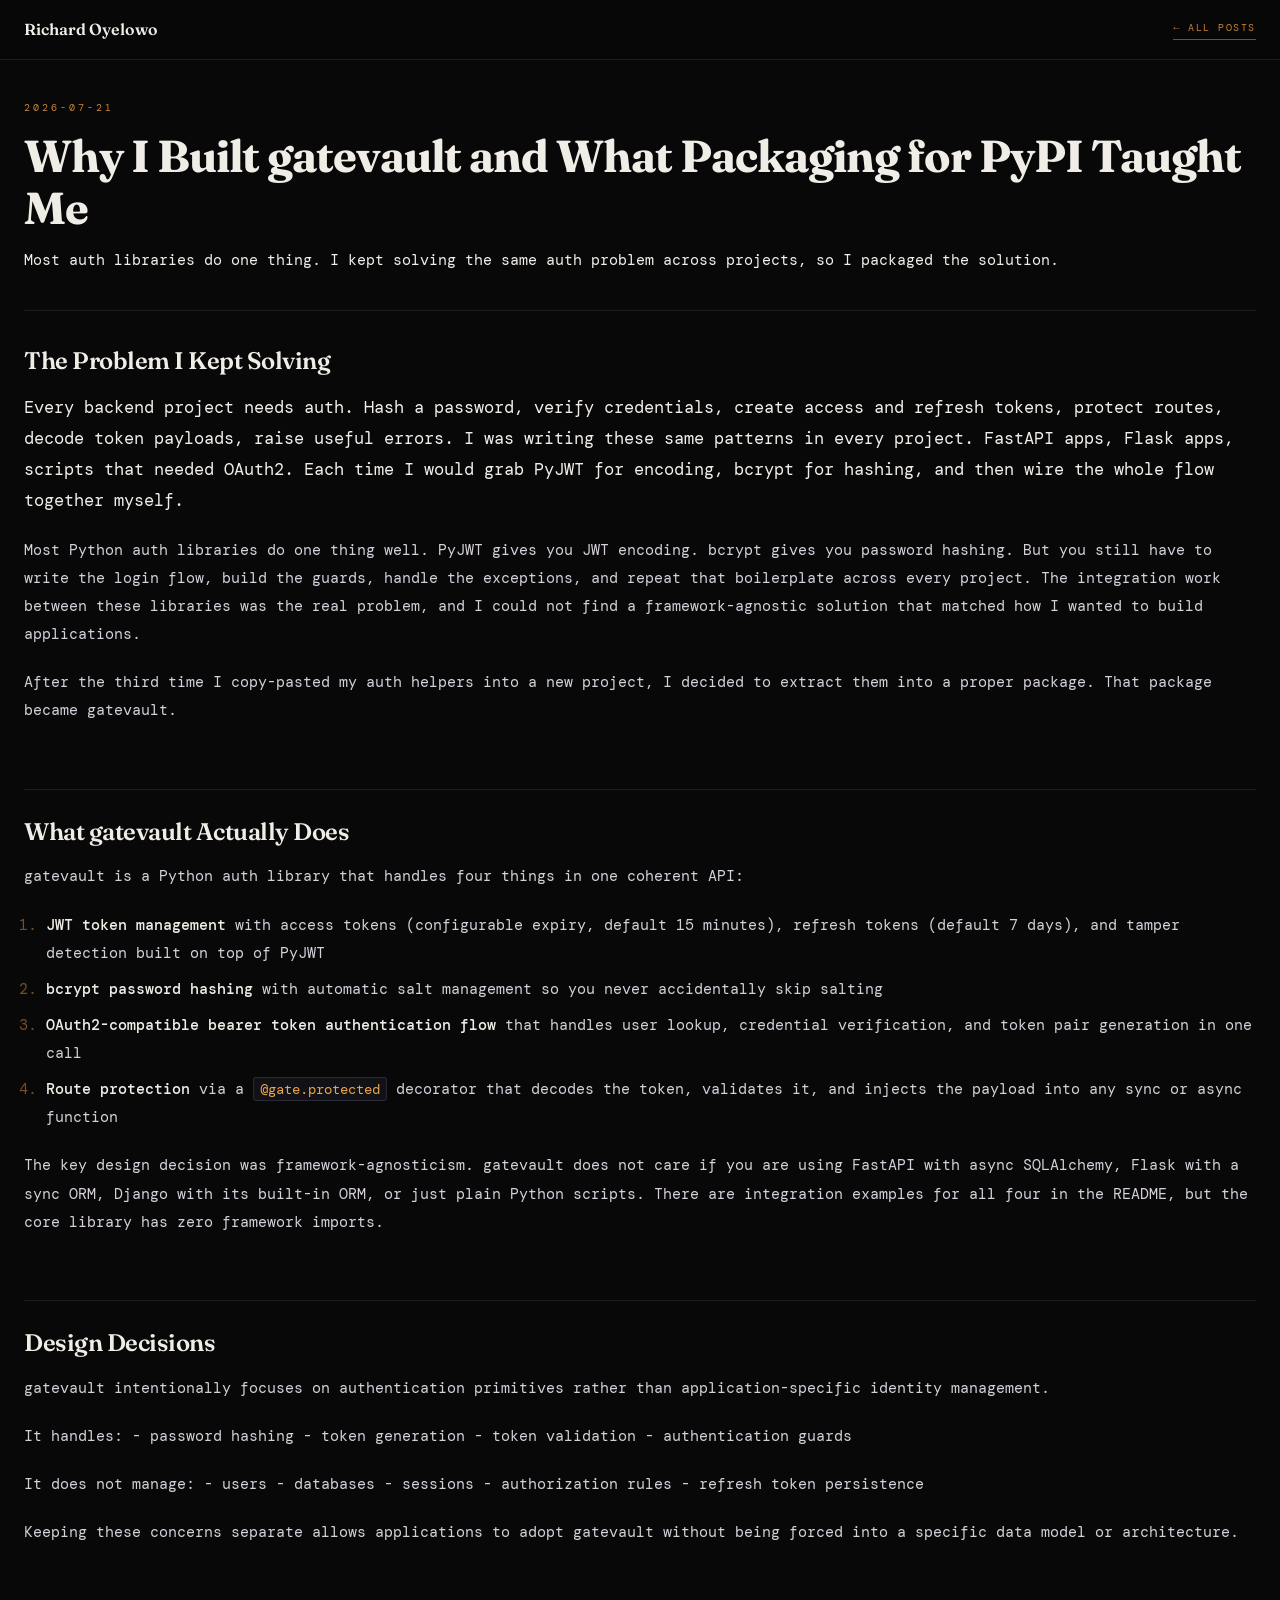
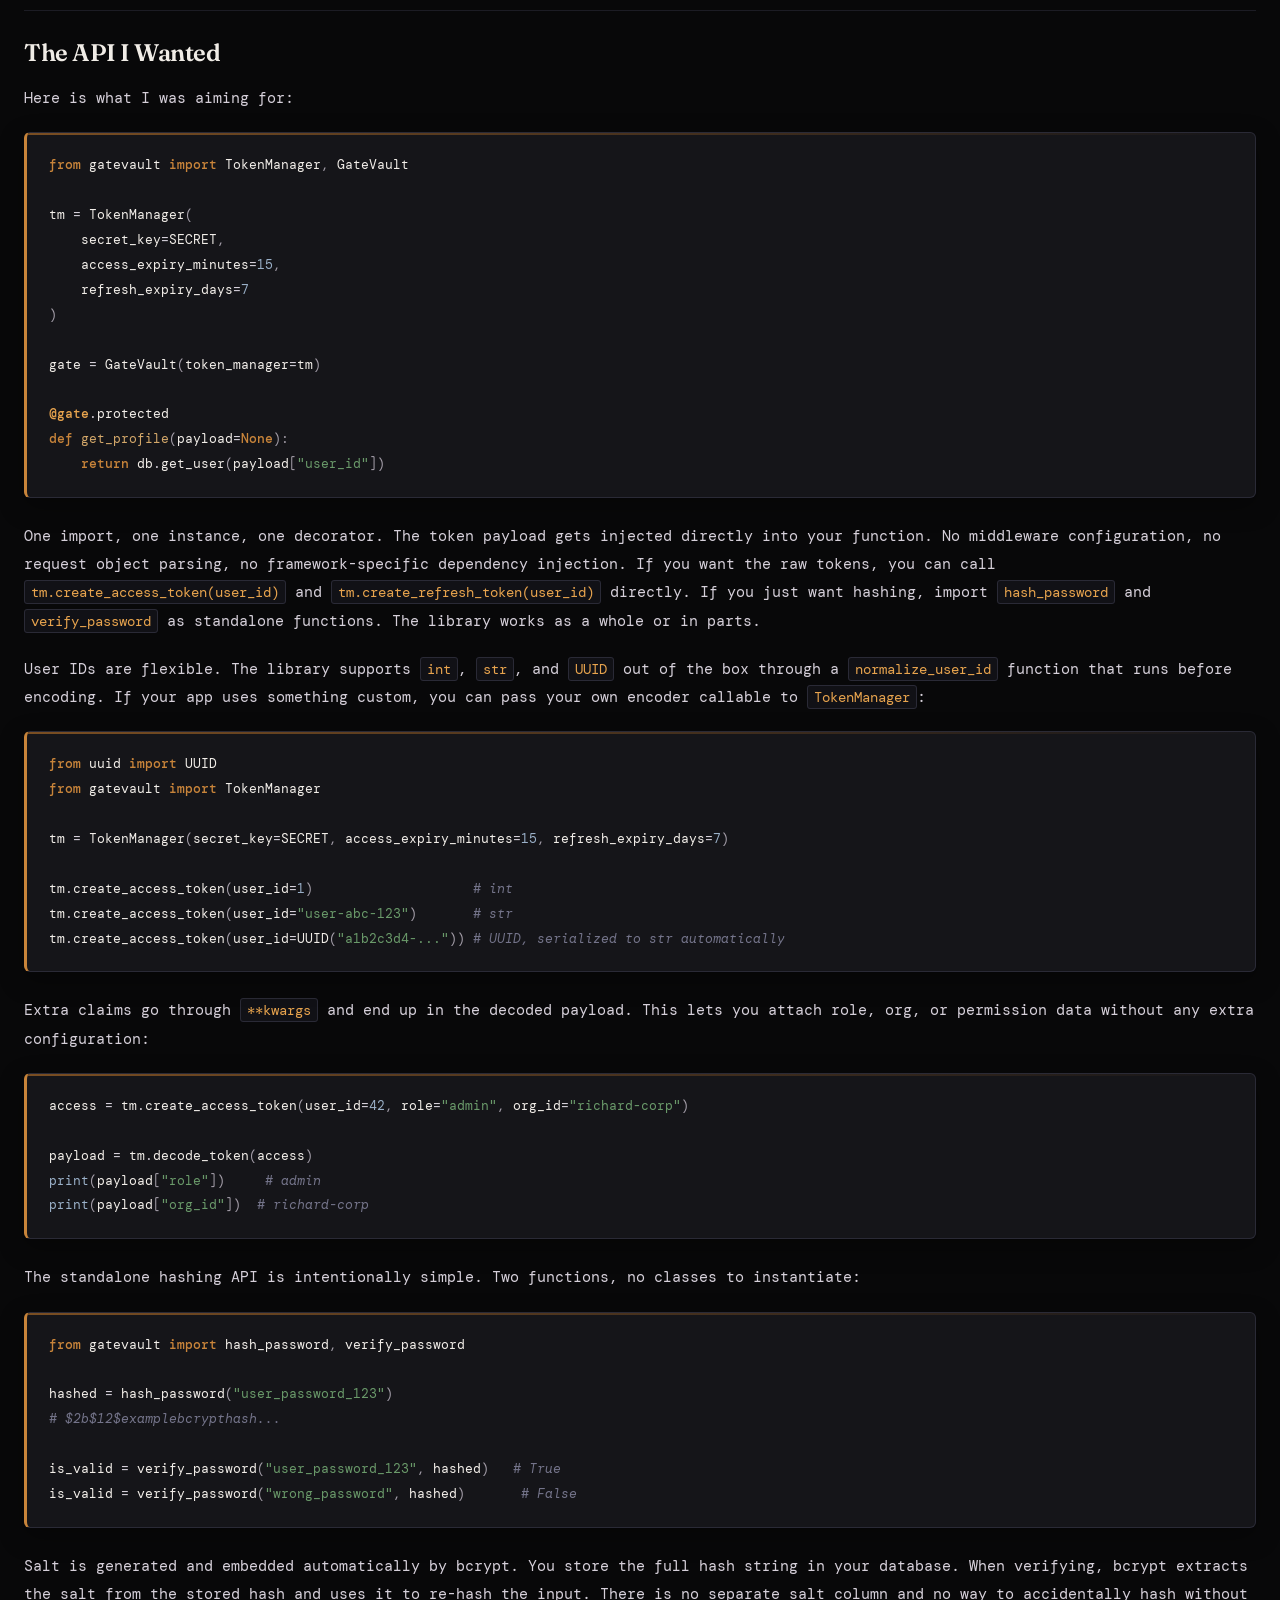
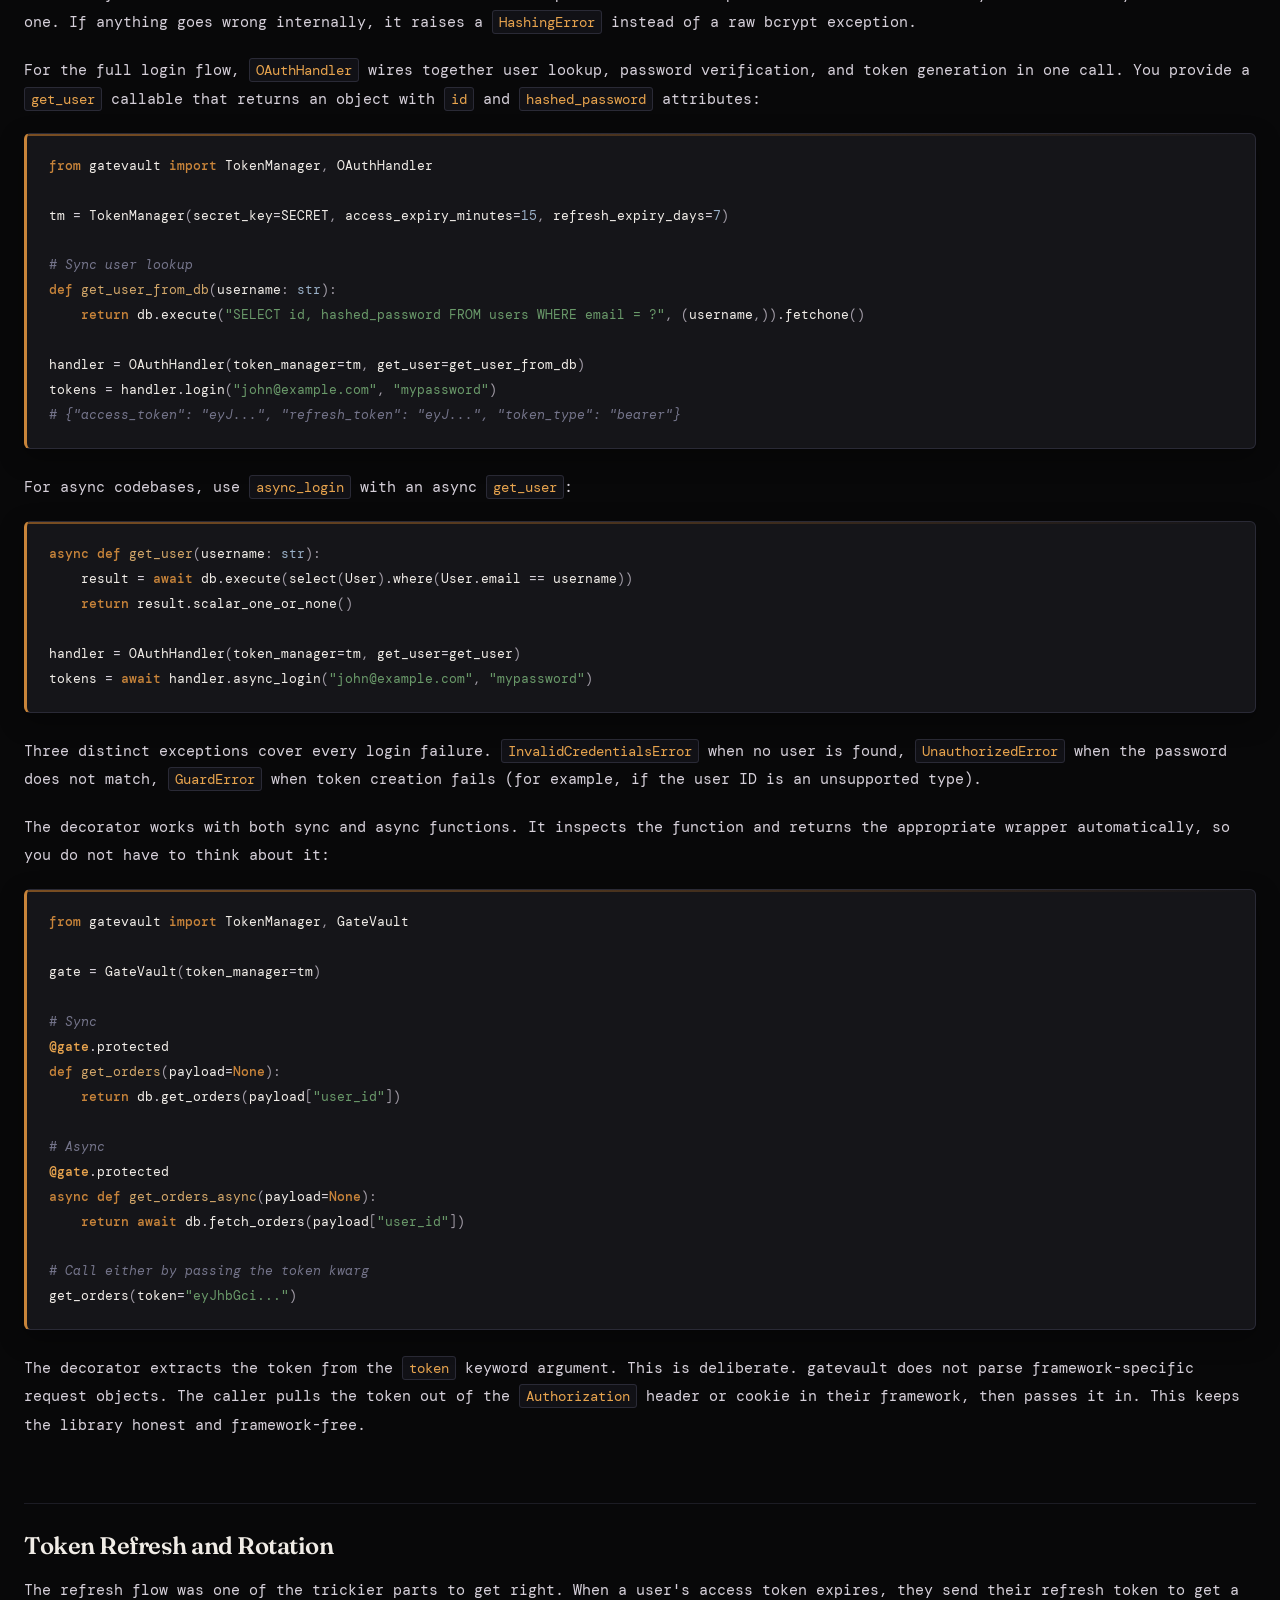
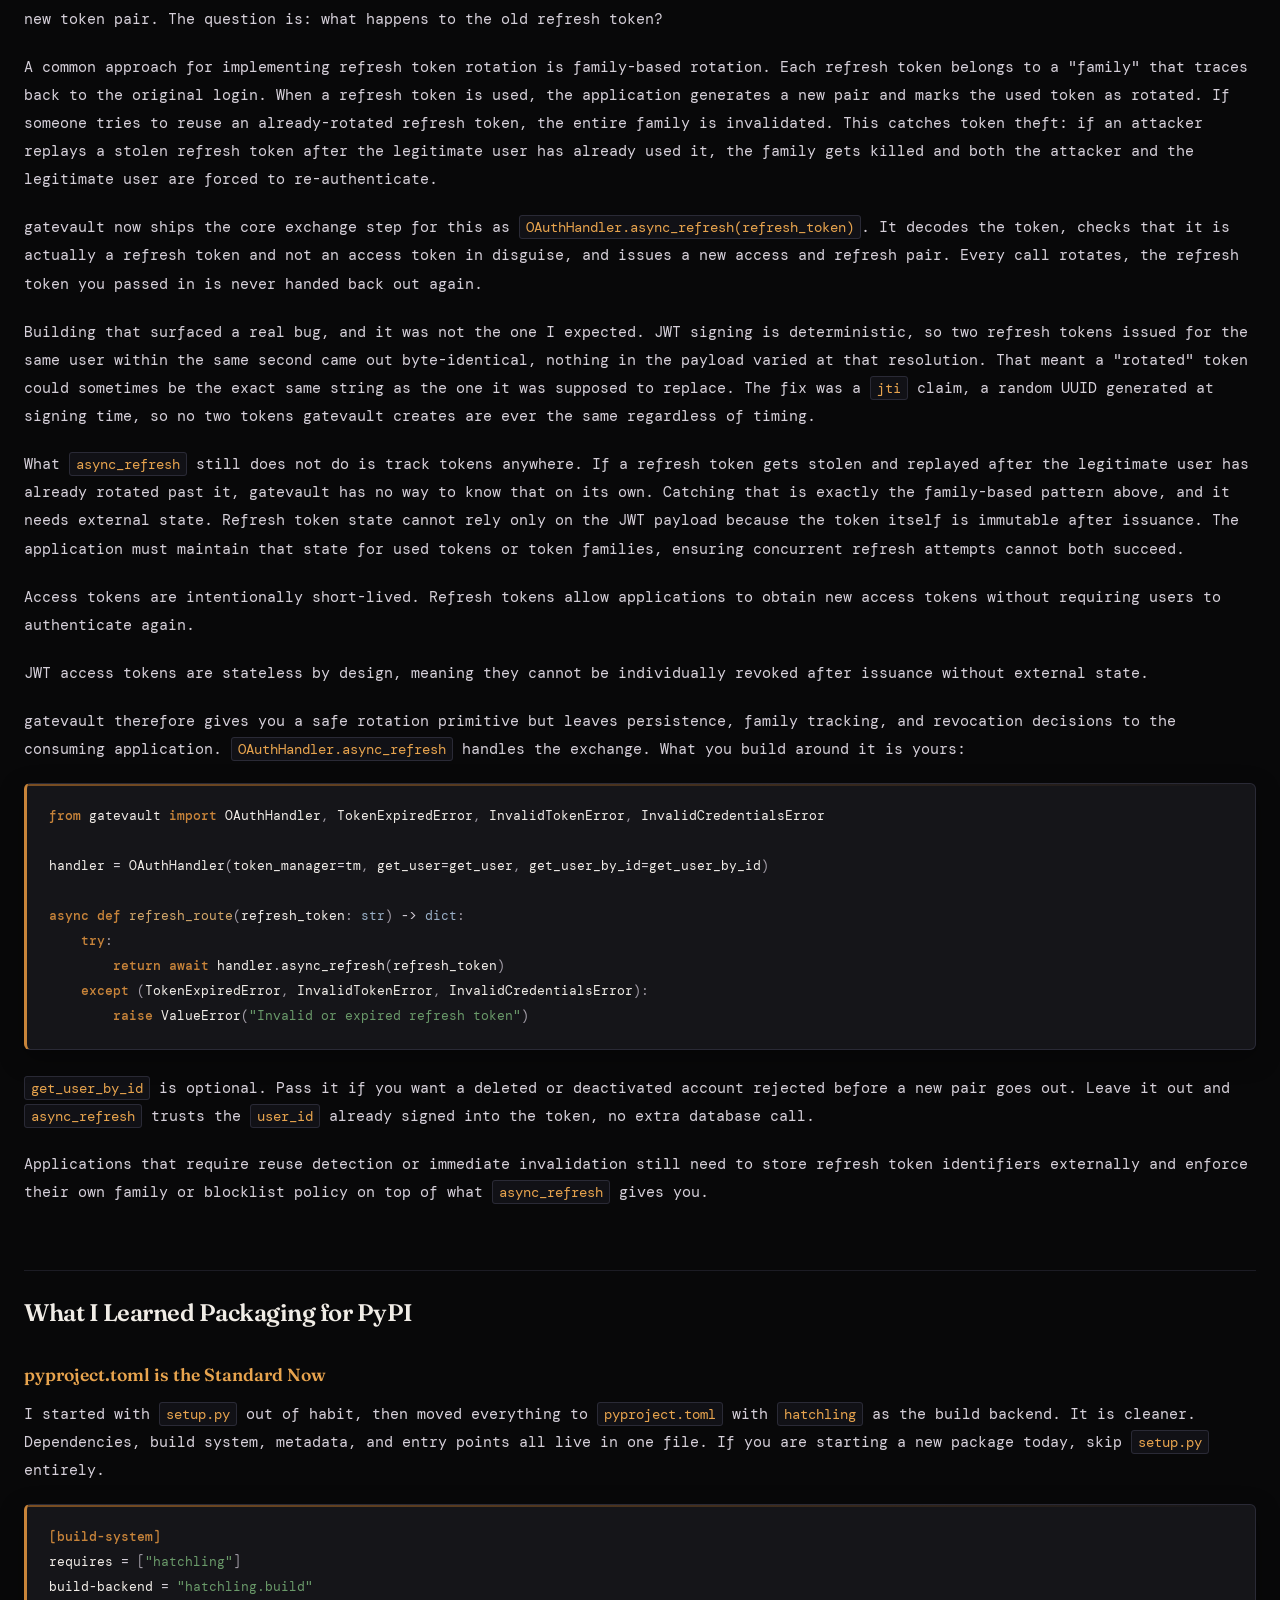
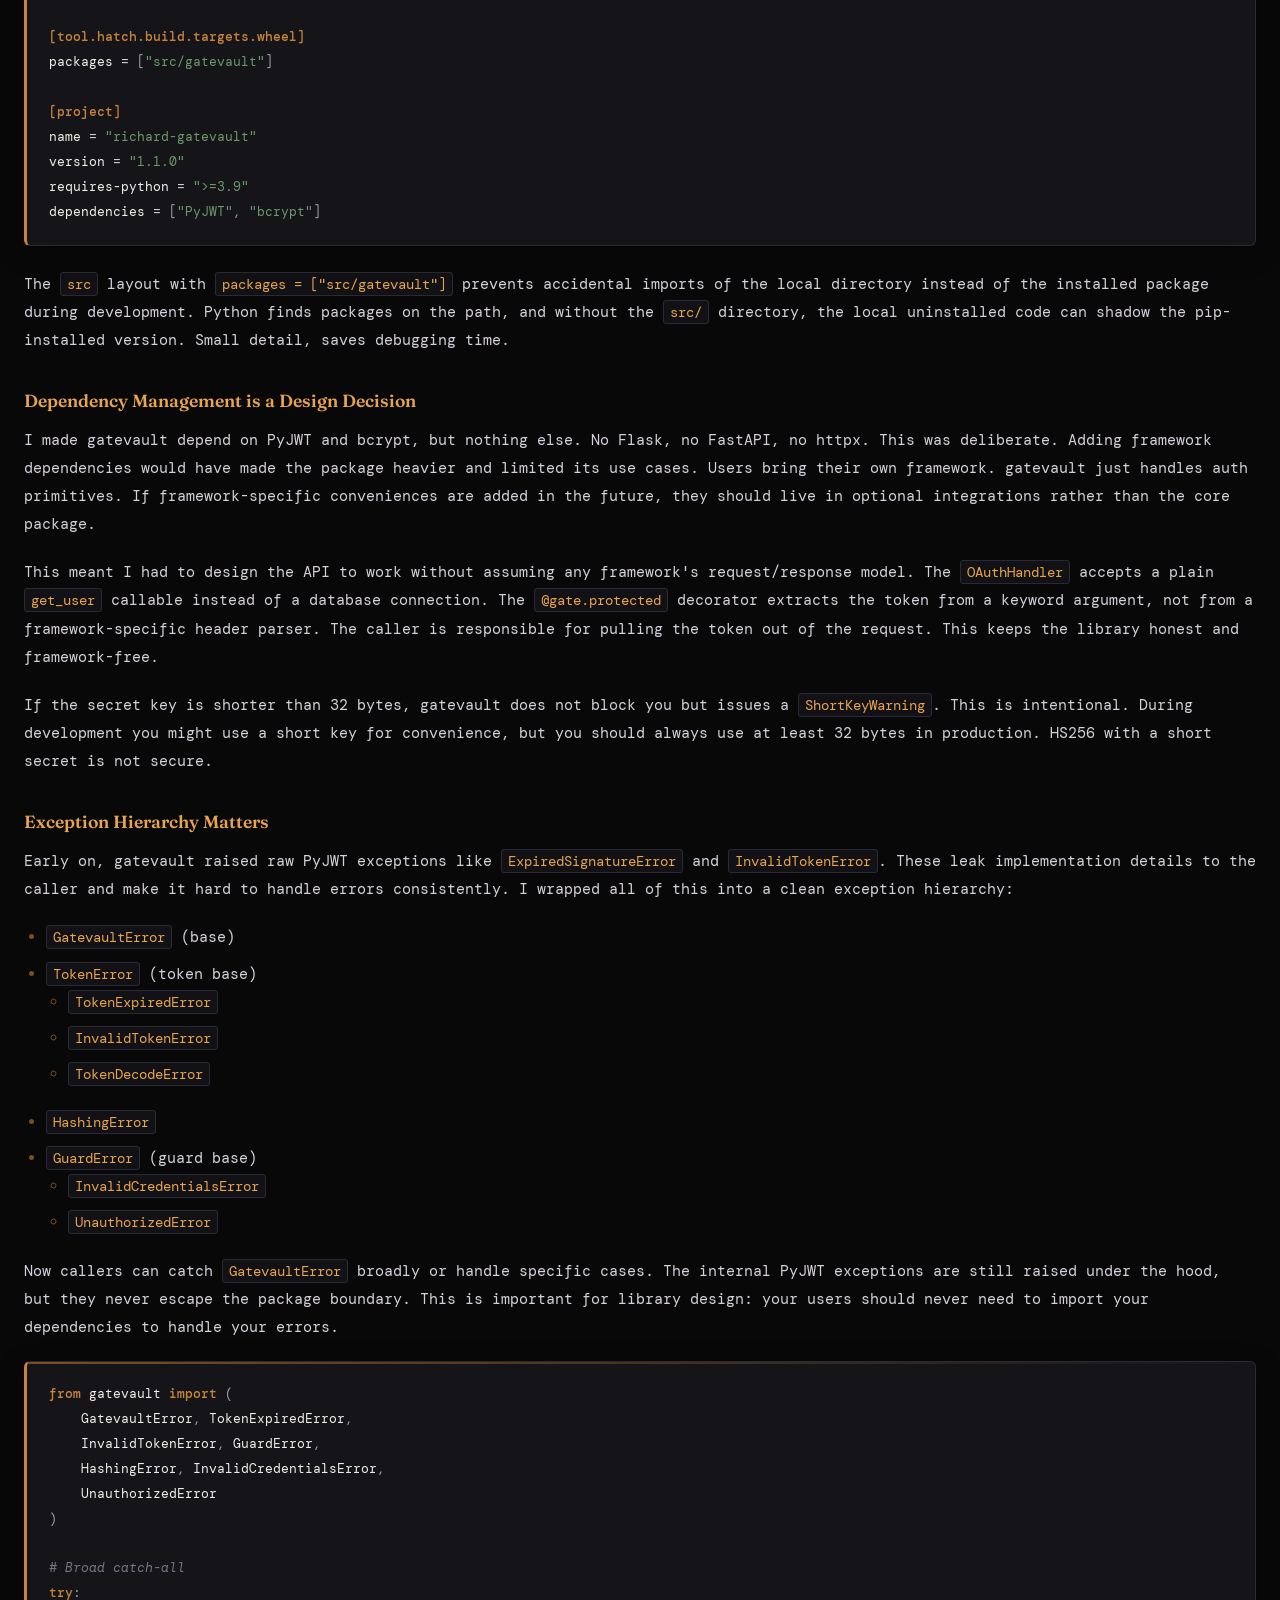
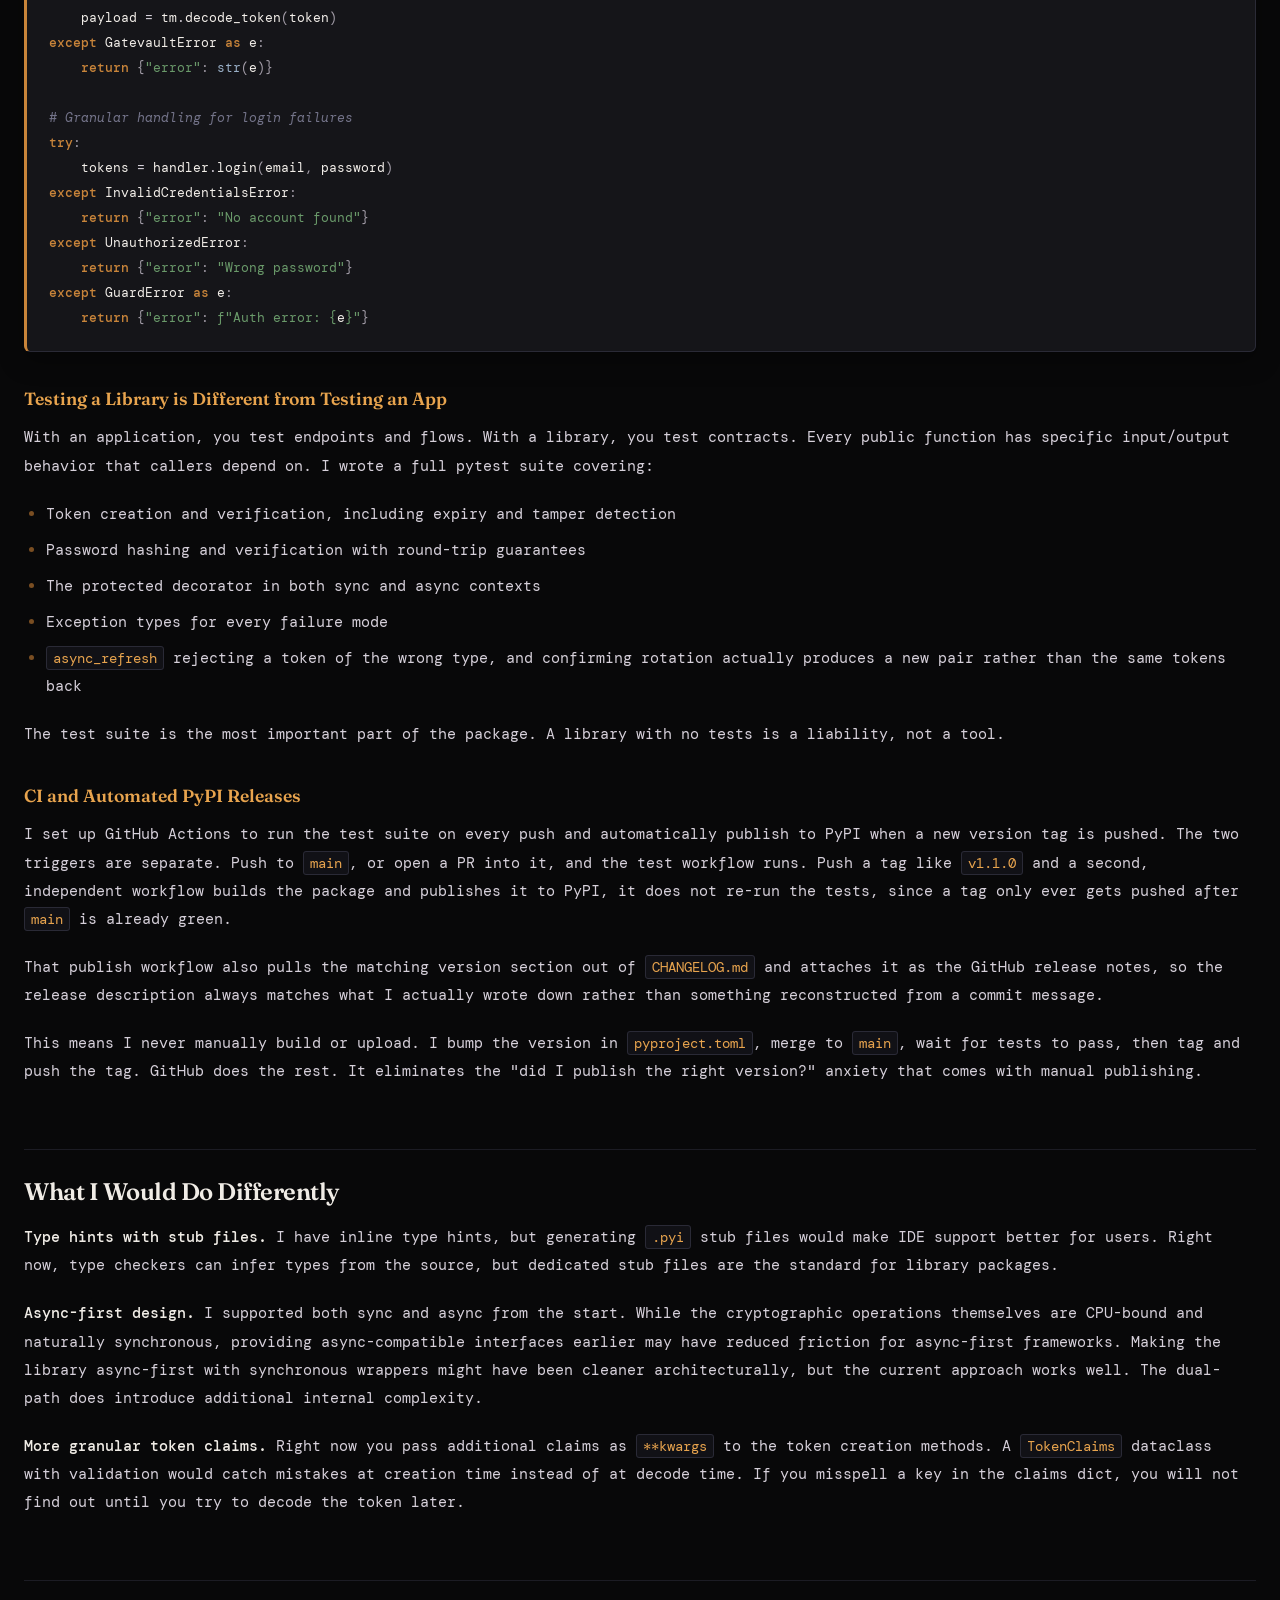
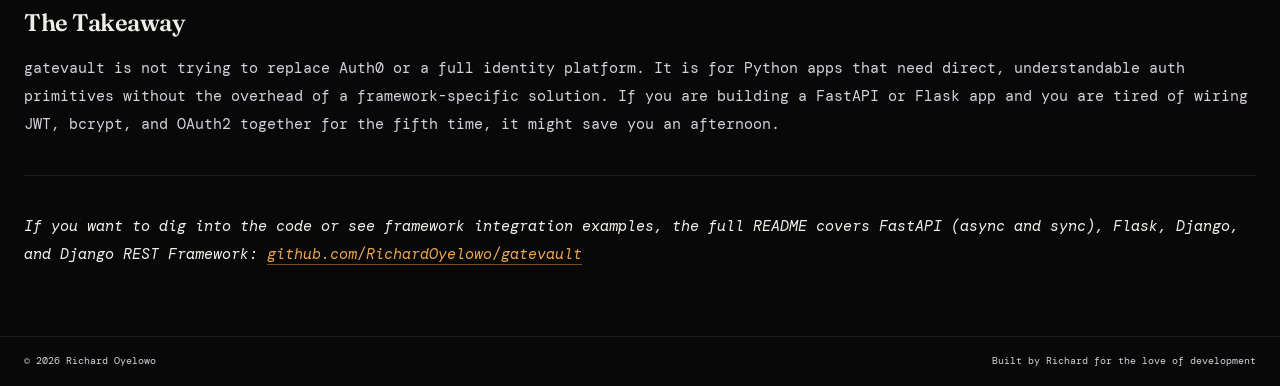
<file: blog/gatevault.html>
<!DOCTYPE html>
<html lang="en">
<head>
  <meta charset="UTF-8">
  <meta name="viewport" content="width=device-width, initial-scale=1.0">
  <title>Why I Built gatevault and What Packaging for PyPI Taught Me &bull; Richard Oyelowo</title>
  <link rel="icon" href="data:image/svg+xml,<svg xmlns='http://www.w3.org/2000/svg' viewBox='0 0 100 100'><text y='.9em' font-size='90'>&#x2699;</text></svg>">
  <link href="https://fonts.googleapis.com/css2?family=DM+Mono:wght@300;400;500&family=Fraunces:ital,opsz,wght@0,9..144,300;0,9..144,600;0,9..144,700;1,9..144,300&display=swap" rel="stylesheet">
  <link rel="stylesheet" href="../css/base.css">
  <link rel="stylesheet" href="../css/post.css">
</head>
<body>

<nav class="sub-nav">
  <a href="../" class="nav-logo">Richard Oyelowo</a>
  <a href="./" class="nav-back">&larr; All Posts</a>
</nav>

<article>
  <div class="article-meta">2026-07-21</div>
  <h1 class="article-title">Why I Built gatevault and What Packaging for PyPI Taught Me</h1>
  <p class="article-summary">Most auth libraries do one thing. I kept solving the same auth problem across projects, so I packaged the solution.</p>
  <div class="article-body">
<h2>The Problem I Kept Solving</h2>
<p>Every backend project needs auth. Hash a password, verify credentials, create access and refresh tokens, protect routes, decode token payloads, raise useful errors. I was writing these same patterns in every project. FastAPI apps, Flask apps, scripts that needed OAuth2. Each time I would grab PyJWT for encoding, bcrypt for hashing, and then wire the whole flow together myself.</p>
<p>Most Python auth libraries do one thing well. PyJWT gives you JWT encoding. bcrypt gives you password hashing. But you still have to write the login flow, build the guards, handle the exceptions, and repeat that boilerplate across every project. The integration work between these libraries was the real problem, and I could not find a framework-agnostic solution that matched how I wanted to build applications.</p>
<p>After the third time I copy-pasted my auth helpers into a new project, I decided to extract them into a proper package. That package became gatevault.</p>
<h2>What gatevault Actually Does</h2>
<p>gatevault is a Python auth library that handles four things in one coherent API:</p>
<ol>
<li><strong>JWT token management</strong> with access tokens (configurable expiry, default 15 minutes), refresh tokens (default 7 days), and tamper detection built on top of PyJWT</li>
<li><strong>bcrypt password hashing</strong> with automatic salt management so you never accidentally skip salting</li>
<li><strong>OAuth2-compatible bearer token authentication flow</strong> that handles user lookup, credential verification, and token pair generation in one call</li>
<li><strong>Route protection</strong> via a <code>@gate.protected</code> decorator that decodes the token, validates it, and injects the payload into any sync or async function</li>
</ol>
<p>The key design decision was framework-agnosticism. gatevault does not care if you are using FastAPI with async SQLAlchemy, Flask with a sync ORM, Django with its built-in ORM, or just plain Python scripts. There are integration examples for all four in the README, but the core library has zero framework imports.</p>
<h2>Design Decisions</h2>
<p>gatevault intentionally focuses on authentication primitives rather than application-specific identity management.</p>
<p>It handles:
- password hashing
- token generation
- token validation
- authentication guards</p>
<p>It does not manage:
- users
- databases
- sessions
- authorization rules
- refresh token persistence</p>
<p>Keeping these concerns separate allows applications to adopt gatevault without being forced into a specific data model or architecture.</p>
<h2>The API I Wanted</h2>
<p>Here is what I was aiming for:</p>
<div class="highlight"><pre><span></span><code><span class="kn">from</span><span class="w"> </span><span class="nn">gatevault</span><span class="w"> </span><span class="kn">import</span> <span class="n">TokenManager</span><span class="p">,</span> <span class="n">GateVault</span>

<span class="n">tm</span> <span class="o">=</span> <span class="n">TokenManager</span><span class="p">(</span>
    <span class="n">secret_key</span><span class="o">=</span><span class="n">SECRET</span><span class="p">,</span>
    <span class="n">access_expiry_minutes</span><span class="o">=</span><span class="mi">15</span><span class="p">,</span>
    <span class="n">refresh_expiry_days</span><span class="o">=</span><span class="mi">7</span>
<span class="p">)</span>

<span class="n">gate</span> <span class="o">=</span> <span class="n">GateVault</span><span class="p">(</span><span class="n">token_manager</span><span class="o">=</span><span class="n">tm</span><span class="p">)</span>

<span class="nd">@gate</span><span class="o">.</span><span class="n">protected</span>
<span class="k">def</span><span class="w"> </span><span class="nf">get_profile</span><span class="p">(</span><span class="n">payload</span><span class="o">=</span><span class="kc">None</span><span class="p">):</span>
    <span class="k">return</span> <span class="n">db</span><span class="o">.</span><span class="n">get_user</span><span class="p">(</span><span class="n">payload</span><span class="p">[</span><span class="s2">"user_id"</span><span class="p">])</span>
</code></pre></div>

<p>One import, one instance, one decorator. The token payload gets injected directly into your function. No middleware configuration, no request object parsing, no framework-specific dependency injection. If you want the raw tokens, you can call <code>tm.create_access_token(user_id)</code> and <code>tm.create_refresh_token(user_id)</code> directly. If you just want hashing, import <code>hash_password</code> and <code>verify_password</code> as standalone functions. The library works as a whole or in parts.</p>
<p>User IDs are flexible. The library supports <code>int</code>, <code>str</code>, and <code>UUID</code> out of the box through a <code>normalize_user_id</code> function that runs before encoding. If your app uses something custom, you can pass your own encoder callable to <code>TokenManager</code>:</p>
<div class="highlight"><pre><span></span><code><span class="kn">from</span><span class="w"> </span><span class="nn">uuid</span><span class="w"> </span><span class="kn">import</span> <span class="n">UUID</span>
<span class="kn">from</span><span class="w"> </span><span class="nn">gatevault</span><span class="w"> </span><span class="kn">import</span> <span class="n">TokenManager</span>

<span class="n">tm</span> <span class="o">=</span> <span class="n">TokenManager</span><span class="p">(</span><span class="n">secret_key</span><span class="o">=</span><span class="n">SECRET</span><span class="p">,</span> <span class="n">access_expiry_minutes</span><span class="o">=</span><span class="mi">15</span><span class="p">,</span> <span class="n">refresh_expiry_days</span><span class="o">=</span><span class="mi">7</span><span class="p">)</span>

<span class="n">tm</span><span class="o">.</span><span class="n">create_access_token</span><span class="p">(</span><span class="n">user_id</span><span class="o">=</span><span class="mi">1</span><span class="p">)</span>                    <span class="c1"># int</span>
<span class="n">tm</span><span class="o">.</span><span class="n">create_access_token</span><span class="p">(</span><span class="n">user_id</span><span class="o">=</span><span class="s2">"user-abc-123"</span><span class="p">)</span>       <span class="c1"># str</span>
<span class="n">tm</span><span class="o">.</span><span class="n">create_access_token</span><span class="p">(</span><span class="n">user_id</span><span class="o">=</span><span class="n">UUID</span><span class="p">(</span><span class="s2">"a1b2c3d4-..."</span><span class="p">))</span> <span class="c1"># UUID, serialized to str automatically</span>
</code></pre></div>

<p>Extra claims go through <code>**kwargs</code> and end up in the decoded payload. This lets you attach role, org, or permission data without any extra configuration:</p>
<div class="highlight"><pre><span></span><code><span class="n">access</span> <span class="o">=</span> <span class="n">tm</span><span class="o">.</span><span class="n">create_access_token</span><span class="p">(</span><span class="n">user_id</span><span class="o">=</span><span class="mi">42</span><span class="p">,</span> <span class="n">role</span><span class="o">=</span><span class="s2">"admin"</span><span class="p">,</span> <span class="n">org_id</span><span class="o">=</span><span class="s2">"richard-corp"</span><span class="p">)</span>

<span class="n">payload</span> <span class="o">=</span> <span class="n">tm</span><span class="o">.</span><span class="n">decode_token</span><span class="p">(</span><span class="n">access</span><span class="p">)</span>
<span class="nb">print</span><span class="p">(</span><span class="n">payload</span><span class="p">[</span><span class="s2">"role"</span><span class="p">])</span>     <span class="c1"># admin</span>
<span class="nb">print</span><span class="p">(</span><span class="n">payload</span><span class="p">[</span><span class="s2">"org_id"</span><span class="p">])</span>  <span class="c1"># richard-corp</span>
</code></pre></div>

<p>The standalone hashing API is intentionally simple. Two functions, no classes to instantiate:</p>
<div class="highlight"><pre><span></span><code><span class="kn">from</span><span class="w"> </span><span class="nn">gatevault</span><span class="w"> </span><span class="kn">import</span> <span class="n">hash_password</span><span class="p">,</span> <span class="n">verify_password</span>

<span class="n">hashed</span> <span class="o">=</span> <span class="n">hash_password</span><span class="p">(</span><span class="s2">"user_password_123"</span><span class="p">)</span>
<span class="c1"># $2b$12$examplebcrypthash...</span>

<span class="n">is_valid</span> <span class="o">=</span> <span class="n">verify_password</span><span class="p">(</span><span class="s2">"user_password_123"</span><span class="p">,</span> <span class="n">hashed</span><span class="p">)</span>   <span class="c1"># True</span>
<span class="n">is_valid</span> <span class="o">=</span> <span class="n">verify_password</span><span class="p">(</span><span class="s2">"wrong_password"</span><span class="p">,</span> <span class="n">hashed</span><span class="p">)</span>       <span class="c1"># False</span>
</code></pre></div>

<p>Salt is generated and embedded automatically by bcrypt. You store the full hash string in your database. When verifying, bcrypt extracts the salt from the stored hash and uses it to re-hash the input. There is no separate salt column and no way to accidentally hash without one. If anything goes wrong internally, it raises a <code>HashingError</code> instead of a raw bcrypt exception.</p>
<p>For the full login flow, <code>OAuthHandler</code> wires together user lookup, password verification, and token generation in one call. You provide a <code>get_user</code> callable that returns an object with <code>id</code> and <code>hashed_password</code> attributes:</p>
<div class="highlight"><pre><span></span><code><span class="kn">from</span><span class="w"> </span><span class="nn">gatevault</span><span class="w"> </span><span class="kn">import</span> <span class="n">TokenManager</span><span class="p">,</span> <span class="n">OAuthHandler</span>

<span class="n">tm</span> <span class="o">=</span> <span class="n">TokenManager</span><span class="p">(</span><span class="n">secret_key</span><span class="o">=</span><span class="n">SECRET</span><span class="p">,</span> <span class="n">access_expiry_minutes</span><span class="o">=</span><span class="mi">15</span><span class="p">,</span> <span class="n">refresh_expiry_days</span><span class="o">=</span><span class="mi">7</span><span class="p">)</span>

<span class="c1"># Sync user lookup</span>
<span class="k">def</span><span class="w"> </span><span class="nf">get_user_from_db</span><span class="p">(</span><span class="n">username</span><span class="p">:</span> <span class="nb">str</span><span class="p">):</span>
    <span class="k">return</span> <span class="n">db</span><span class="o">.</span><span class="n">execute</span><span class="p">(</span><span class="s2">"SELECT id, hashed_password FROM users WHERE email = ?"</span><span class="p">,</span> <span class="p">(</span><span class="n">username</span><span class="p">,))</span><span class="o">.</span><span class="n">fetchone</span><span class="p">()</span>

<span class="n">handler</span> <span class="o">=</span> <span class="n">OAuthHandler</span><span class="p">(</span><span class="n">token_manager</span><span class="o">=</span><span class="n">tm</span><span class="p">,</span> <span class="n">get_user</span><span class="o">=</span><span class="n">get_user_from_db</span><span class="p">)</span>
<span class="n">tokens</span> <span class="o">=</span> <span class="n">handler</span><span class="o">.</span><span class="n">login</span><span class="p">(</span><span class="s2">"john@example.com"</span><span class="p">,</span> <span class="s2">"mypassword"</span><span class="p">)</span>
<span class="c1"># {"access_token": "eyJ...", "refresh_token": "eyJ...", "token_type": "bearer"}</span>
</code></pre></div>

<p>For async codebases, use <code>async_login</code> with an async <code>get_user</code>:</p>
<div class="highlight"><pre><span></span><code><span class="k">async</span> <span class="k">def</span><span class="w"> </span><span class="nf">get_user</span><span class="p">(</span><span class="n">username</span><span class="p">:</span> <span class="nb">str</span><span class="p">):</span>
    <span class="n">result</span> <span class="o">=</span> <span class="k">await</span> <span class="n">db</span><span class="o">.</span><span class="n">execute</span><span class="p">(</span><span class="n">select</span><span class="p">(</span><span class="n">User</span><span class="p">)</span><span class="o">.</span><span class="n">where</span><span class="p">(</span><span class="n">User</span><span class="o">.</span><span class="n">email</span> <span class="o">==</span> <span class="n">username</span><span class="p">))</span>
    <span class="k">return</span> <span class="n">result</span><span class="o">.</span><span class="n">scalar_one_or_none</span><span class="p">()</span>

<span class="n">handler</span> <span class="o">=</span> <span class="n">OAuthHandler</span><span class="p">(</span><span class="n">token_manager</span><span class="o">=</span><span class="n">tm</span><span class="p">,</span> <span class="n">get_user</span><span class="o">=</span><span class="n">get_user</span><span class="p">)</span>
<span class="n">tokens</span> <span class="o">=</span> <span class="k">await</span> <span class="n">handler</span><span class="o">.</span><span class="n">async_login</span><span class="p">(</span><span class="s2">"john@example.com"</span><span class="p">,</span> <span class="s2">"mypassword"</span><span class="p">)</span>
</code></pre></div>

<p>Three distinct exceptions cover every login failure. <code>InvalidCredentialsError</code> when no user is found, <code>UnauthorizedError</code> when the password does not match, <code>GuardError</code> when token creation fails (for example, if the user ID is an unsupported type).</p>
<p>The decorator works with both sync and async functions. It inspects the function and returns the appropriate wrapper automatically, so you do not have to think about it:</p>
<div class="highlight"><pre><span></span><code><span class="kn">from</span><span class="w"> </span><span class="nn">gatevault</span><span class="w"> </span><span class="kn">import</span> <span class="n">TokenManager</span><span class="p">,</span> <span class="n">GateVault</span>

<span class="n">gate</span> <span class="o">=</span> <span class="n">GateVault</span><span class="p">(</span><span class="n">token_manager</span><span class="o">=</span><span class="n">tm</span><span class="p">)</span>

<span class="c1"># Sync</span>
<span class="nd">@gate</span><span class="o">.</span><span class="n">protected</span>
<span class="k">def</span><span class="w"> </span><span class="nf">get_orders</span><span class="p">(</span><span class="n">payload</span><span class="o">=</span><span class="kc">None</span><span class="p">):</span>
    <span class="k">return</span> <span class="n">db</span><span class="o">.</span><span class="n">get_orders</span><span class="p">(</span><span class="n">payload</span><span class="p">[</span><span class="s2">"user_id"</span><span class="p">])</span>

<span class="c1"># Async</span>
<span class="nd">@gate</span><span class="o">.</span><span class="n">protected</span>
<span class="k">async</span> <span class="k">def</span><span class="w"> </span><span class="nf">get_orders_async</span><span class="p">(</span><span class="n">payload</span><span class="o">=</span><span class="kc">None</span><span class="p">):</span>
    <span class="k">return</span> <span class="k">await</span> <span class="n">db</span><span class="o">.</span><span class="n">fetch_orders</span><span class="p">(</span><span class="n">payload</span><span class="p">[</span><span class="s2">"user_id"</span><span class="p">])</span>

<span class="c1"># Call either by passing the token kwarg</span>
<span class="n">get_orders</span><span class="p">(</span><span class="n">token</span><span class="o">=</span><span class="s2">"eyJhbGci..."</span><span class="p">)</span>
</code></pre></div>

<p>The decorator extracts the token from the <code>token</code> keyword argument. This is deliberate. gatevault does not parse framework-specific request objects. The caller pulls the token out of the <code>Authorization</code> header or cookie in their framework, then passes it in. This keeps the library honest and framework-free.</p>
<h2>Token Refresh and Rotation</h2>
<p>The refresh flow was one of the trickier parts to get right. When a user's access token expires, they send their refresh token to get a new token pair. The question is: what happens to the old refresh token?</p>
<p>A common approach for implementing refresh token rotation is family-based rotation. Each refresh token belongs to a "family" that traces back to the original login. When a refresh token is used, the application generates a new pair and marks the used token as rotated. If someone tries to reuse an already-rotated refresh token, the entire family is invalidated. This catches token theft: if an attacker replays a stolen refresh token after the legitimate user has already used it, the family gets killed and both the attacker and the legitimate user are forced to re-authenticate.</p>
<p>gatevault now ships the core exchange step for this as <code>OAuthHandler.async_refresh(refresh_token)</code>. It decodes the token, checks that it is actually a refresh token and not an access token in disguise, and issues a new access and refresh pair. Every call rotates, the refresh token you passed in is never handed back out again.</p>
<p>Building that surfaced a real bug, and it was not the one I expected. JWT signing is deterministic, so two refresh tokens issued for the same user within the same second came out byte-identical, nothing in the payload varied at that resolution. That meant a "rotated" token could sometimes be the exact same string as the one it was supposed to replace. The fix was a <code>jti</code> claim, a random UUID generated at signing time, so no two tokens gatevault creates are ever the same regardless of timing.</p>
<p>What <code>async_refresh</code> still does not do is track tokens anywhere. If a refresh token gets stolen and replayed after the legitimate user has already rotated past it, gatevault has no way to know that on its own. Catching that is exactly the family-based pattern above, and it needs external state. Refresh token state cannot rely only on the JWT payload because the token itself is immutable after issuance. The application must maintain that state for used tokens or token families, ensuring concurrent refresh attempts cannot both succeed.</p>
<p>Access tokens are intentionally short-lived. Refresh tokens allow applications to obtain new access tokens without requiring users to authenticate again.</p>
<p>JWT access tokens are stateless by design, meaning they cannot be individually revoked after issuance without external state.</p>
<p>gatevault therefore gives you a safe rotation primitive but leaves persistence, family tracking, and revocation decisions to the consuming application. <code>OAuthHandler.async_refresh</code> handles the exchange. What you build around it is yours:</p>
<div class="highlight"><pre><span></span><code><span class="kn">from</span><span class="w"> </span><span class="nn">gatevault</span><span class="w"> </span><span class="kn">import</span> <span class="n">OAuthHandler</span><span class="p">,</span> <span class="n">TokenExpiredError</span><span class="p">,</span> <span class="n">InvalidTokenError</span><span class="p">,</span> <span class="n">InvalidCredentialsError</span>

<span class="n">handler</span> <span class="o">=</span> <span class="n">OAuthHandler</span><span class="p">(</span><span class="n">token_manager</span><span class="o">=</span><span class="n">tm</span><span class="p">,</span> <span class="n">get_user</span><span class="o">=</span><span class="n">get_user</span><span class="p">,</span> <span class="n">get_user_by_id</span><span class="o">=</span><span class="n">get_user_by_id</span><span class="p">)</span>

<span class="k">async</span> <span class="k">def</span><span class="w"> </span><span class="nf">refresh_route</span><span class="p">(</span><span class="n">refresh_token</span><span class="p">:</span> <span class="nb">str</span><span class="p">)</span> <span class="o">-&gt;</span> <span class="nb">dict</span><span class="p">:</span>
    <span class="k">try</span><span class="p">:</span>
        <span class="k">return</span> <span class="k">await</span> <span class="n">handler</span><span class="o">.</span><span class="n">async_refresh</span><span class="p">(</span><span class="n">refresh_token</span><span class="p">)</span>
    <span class="k">except</span> <span class="p">(</span><span class="n">TokenExpiredError</span><span class="p">,</span> <span class="n">InvalidTokenError</span><span class="p">,</span> <span class="n">InvalidCredentialsError</span><span class="p">):</span>
        <span class="k">raise</span> <span class="ne">ValueError</span><span class="p">(</span><span class="s2">"Invalid or expired refresh token"</span><span class="p">)</span>
</code></pre></div>

<p><code>get_user_by_id</code> is optional. Pass it if you want a deleted or deactivated account rejected before a new pair goes out. Leave it out and <code>async_refresh</code> trusts the <code>user_id</code> already signed into the token, no extra database call.</p>
<p>Applications that require reuse detection or immediate invalidation still need to store refresh token identifiers externally and enforce their own family or blocklist policy on top of what <code>async_refresh</code> gives you.</p>
<h2>What I Learned Packaging for PyPI</h2>
<h3>pyproject.toml is the Standard Now</h3>
<p>I started with <code>setup.py</code> out of habit, then moved everything to <code>pyproject.toml</code> with <code>hatchling</code> as the build backend. It is cleaner. Dependencies, build system, metadata, and entry points all live in one file. If you are starting a new package today, skip <code>setup.py</code> entirely.</p>
<div class="highlight"><pre><span></span><code><span class="k">[build-system]</span>
<span class="n">requires</span><span class="w"> </span><span class="o">=</span><span class="w"> </span><span class="p">[</span><span class="s2">"hatchling"</span><span class="p">]</span>
<span class="n">build-backend</span><span class="w"> </span><span class="o">=</span><span class="w"> </span><span class="s2">"hatchling.build"</span>

<span class="k">[tool.hatch.build.targets.wheel]</span>
<span class="n">packages</span><span class="w"> </span><span class="o">=</span><span class="w"> </span><span class="p">[</span><span class="s2">"src/gatevault"</span><span class="p">]</span>

<span class="k">[project]</span>
<span class="n">name</span><span class="w"> </span><span class="o">=</span><span class="w"> </span><span class="s2">"richard-gatevault"</span>
<span class="n">version</span><span class="w"> </span><span class="o">=</span><span class="w"> </span><span class="s2">"1.1.0"</span>
<span class="n">requires-python</span><span class="w"> </span><span class="o">=</span><span class="w"> </span><span class="s2">"&gt;=3.9"</span>
<span class="n">dependencies</span><span class="w"> </span><span class="o">=</span><span class="w"> </span><span class="p">[</span><span class="s2">"PyJWT"</span><span class="p">,</span><span class="w"> </span><span class="s2">"bcrypt"</span><span class="p">]</span>
</code></pre></div>

<p>The <code>src</code> layout with <code>packages = ["src/gatevault"]</code> prevents accidental imports of the local directory instead of the installed package during development. Python finds packages on the path, and without the <code>src/</code> directory, the local uninstalled code can shadow the pip-installed version. Small detail, saves debugging time.</p>
<h3>Dependency Management is a Design Decision</h3>
<p>I made gatevault depend on PyJWT and bcrypt, but nothing else. No Flask, no FastAPI, no httpx. This was deliberate. Adding framework dependencies would have made the package heavier and limited its use cases. Users bring their own framework. gatevault just handles auth primitives. If framework-specific conveniences are added in the future, they should live in optional integrations rather than the core package.</p>
<p>This meant I had to design the API to work without assuming any framework's request/response model. The <code>OAuthHandler</code> accepts a plain <code>get_user</code> callable instead of a database connection. The <code>@gate.protected</code> decorator extracts the token from a keyword argument, not from a framework-specific header parser. The caller is responsible for pulling the token out of the request. This keeps the library honest and framework-free.</p>
<p>If the secret key is shorter than 32 bytes, gatevault does not block you but issues a <code>ShortKeyWarning</code>. This is intentional. During development you might use a short key for convenience, but you should always use at least 32 bytes in production. HS256 with a short secret is not secure.</p>
<h3>Exception Hierarchy Matters</h3>
<p>Early on, gatevault raised raw PyJWT exceptions like <code>ExpiredSignatureError</code> and <code>InvalidTokenError</code>. These leak implementation details to the caller and make it hard to handle errors consistently. I wrapped all of this into a clean exception hierarchy:</p>
<ul>
<li><code>GatevaultError</code> (base)</li>
<li><code>TokenError</code> (token base)<ul>
<li><code>TokenExpiredError</code></li>
<li><code>InvalidTokenError</code></li>
<li><code>TokenDecodeError</code></li>
</ul>
</li>
<li><code>HashingError</code></li>
<li><code>GuardError</code> (guard base)<ul>
<li><code>InvalidCredentialsError</code></li>
<li><code>UnauthorizedError</code></li>
</ul>
</li>
</ul>
<p>Now callers can catch <code>GatevaultError</code> broadly or handle specific cases. The internal PyJWT exceptions are still raised under the hood, but they never escape the package boundary. This is important for library design: your users should never need to import your dependencies to handle your errors.</p>
<div class="highlight"><pre><span></span><code><span class="kn">from</span><span class="w"> </span><span class="nn">gatevault</span><span class="w"> </span><span class="kn">import</span> <span class="p">(</span>
    <span class="n">GatevaultError</span><span class="p">,</span> <span class="n">TokenExpiredError</span><span class="p">,</span>
    <span class="n">InvalidTokenError</span><span class="p">,</span> <span class="n">GuardError</span><span class="p">,</span>
    <span class="n">HashingError</span><span class="p">,</span> <span class="n">InvalidCredentialsError</span><span class="p">,</span>
    <span class="n">UnauthorizedError</span>
<span class="p">)</span>

<span class="c1"># Broad catch-all</span>
<span class="k">try</span><span class="p">:</span>
    <span class="n">payload</span> <span class="o">=</span> <span class="n">tm</span><span class="o">.</span><span class="n">decode_token</span><span class="p">(</span><span class="n">token</span><span class="p">)</span>
<span class="k">except</span> <span class="n">GatevaultError</span> <span class="k">as</span> <span class="n">e</span><span class="p">:</span>
    <span class="k">return</span> <span class="p">{</span><span class="s2">"error"</span><span class="p">:</span> <span class="nb">str</span><span class="p">(</span><span class="n">e</span><span class="p">)}</span>

<span class="c1"># Granular handling for login failures</span>
<span class="k">try</span><span class="p">:</span>
    <span class="n">tokens</span> <span class="o">=</span> <span class="n">handler</span><span class="o">.</span><span class="n">login</span><span class="p">(</span><span class="n">email</span><span class="p">,</span> <span class="n">password</span><span class="p">)</span>
<span class="k">except</span> <span class="n">InvalidCredentialsError</span><span class="p">:</span>
    <span class="k">return</span> <span class="p">{</span><span class="s2">"error"</span><span class="p">:</span> <span class="s2">"No account found"</span><span class="p">}</span>
<span class="k">except</span> <span class="n">UnauthorizedError</span><span class="p">:</span>
    <span class="k">return</span> <span class="p">{</span><span class="s2">"error"</span><span class="p">:</span> <span class="s2">"Wrong password"</span><span class="p">}</span>
<span class="k">except</span> <span class="n">GuardError</span> <span class="k">as</span> <span class="n">e</span><span class="p">:</span>
    <span class="k">return</span> <span class="p">{</span><span class="s2">"error"</span><span class="p">:</span> <span class="sa">f</span><span class="s2">"Auth error: </span><span class="si">{</span><span class="n">e</span><span class="si">}</span><span class="s2">"</span><span class="p">}</span>
</code></pre></div>

<h3>Testing a Library is Different from Testing an App</h3>
<p>With an application, you test endpoints and flows. With a library, you test contracts. Every public function has specific input/output behavior that callers depend on. I wrote a full pytest suite covering:</p>
<ul>
<li>Token creation and verification, including expiry and tamper detection</li>
<li>Password hashing and verification with round-trip guarantees</li>
<li>The protected decorator in both sync and async contexts</li>
<li>Exception types for every failure mode</li>
<li><code>async_refresh</code> rejecting a token of the wrong type, and confirming rotation actually produces a new pair rather than the same tokens back</li>
</ul>
<p>The test suite is the most important part of the package. A library with no tests is a liability, not a tool.</p>
<h3>CI and Automated PyPI Releases</h3>
<p>I set up GitHub Actions to run the test suite on every push and automatically publish to PyPI when a new version tag is pushed. The two triggers are separate. Push to <code>main</code>, or open a PR into it, and the test workflow runs. Push a tag like <code>v1.1.0</code> and a second, independent workflow builds the package and publishes it to PyPI, it does not re-run the tests, since a tag only ever gets pushed after <code>main</code> is already green.</p>
<p>That publish workflow also pulls the matching version section out of <code>CHANGELOG.md</code> and attaches it as the GitHub release notes, so the release description always matches what I actually wrote down rather than something reconstructed from a commit message.</p>
<p>This means I never manually build or upload. I bump the version in <code>pyproject.toml</code>, merge to <code>main</code>, wait for tests to pass, then tag and push the tag. GitHub does the rest. It eliminates the "did I publish the right version?" anxiety that comes with manual publishing.</p>
<h2>What I Would Do Differently</h2>
<p><strong>Type hints with stub files.</strong> I have inline type hints, but generating <code>.pyi</code> stub files would make IDE support better for users. Right now, type checkers can infer types from the source, but dedicated stub files are the standard for library packages.</p>
<p><strong>Async-first design.</strong> I supported both sync and async from the start. While the cryptographic operations themselves are CPU-bound and naturally synchronous, providing async-compatible interfaces earlier may have reduced friction for async-first frameworks. Making the library async-first with synchronous wrappers might have been cleaner architecturally, but the current approach works well. The dual-path does introduce additional internal complexity.</p>
<p><strong>More granular token claims.</strong> Right now you pass additional claims as <code>**kwargs</code> to the token creation methods. A <code>TokenClaims</code> dataclass with validation would catch mistakes at creation time instead of at decode time. If you misspell a key in the claims dict, you will not find out until you try to decode the token later.</p>
<h2>The Takeaway</h2>
<p>gatevault is not trying to replace Auth0 or a full identity platform. It is for Python apps that need direct, understandable auth primitives without the overhead of a framework-specific solution. If you are building a FastAPI or Flask app and you are tired of wiring JWT, bcrypt, and OAuth2 together for the fifth time, it might save you an afternoon.</p>
<hr />
<p><em>If you want to dig into the code or see framework integration examples, the full README covers FastAPI (async and sync), Flask, Django, and Django REST Framework: <a href="https://github.com/RichardOyelowo/gatevault">github.com/RichardOyelowo/gatevault</a></em></p>
  </div>
</article>

<footer role="contentinfo">
  <div class="footer-inner">
    <span class="footer-text">&copy; 2026 Richard Oyelowo</span>
    <span class="footer-text">Built by Richard for the love of development</span>
  </div>
</footer>

</body>
</html>
</file>
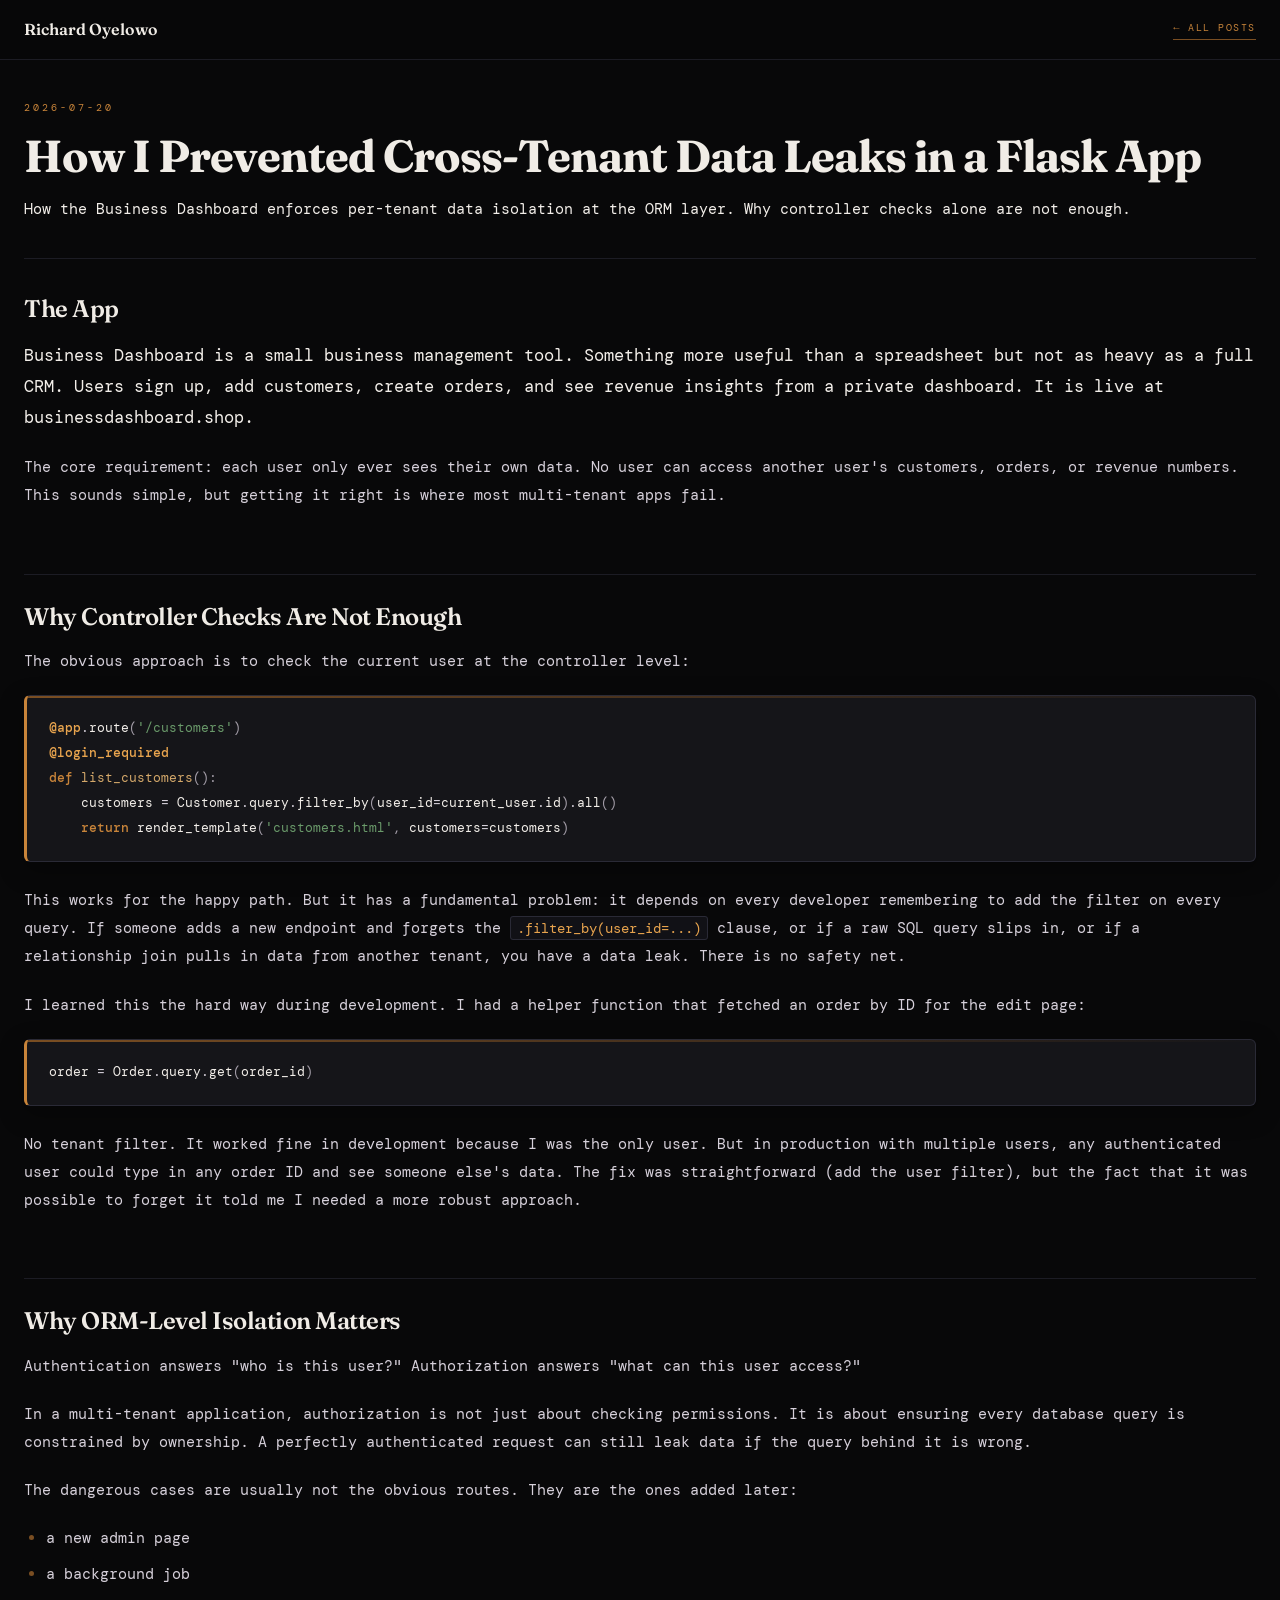
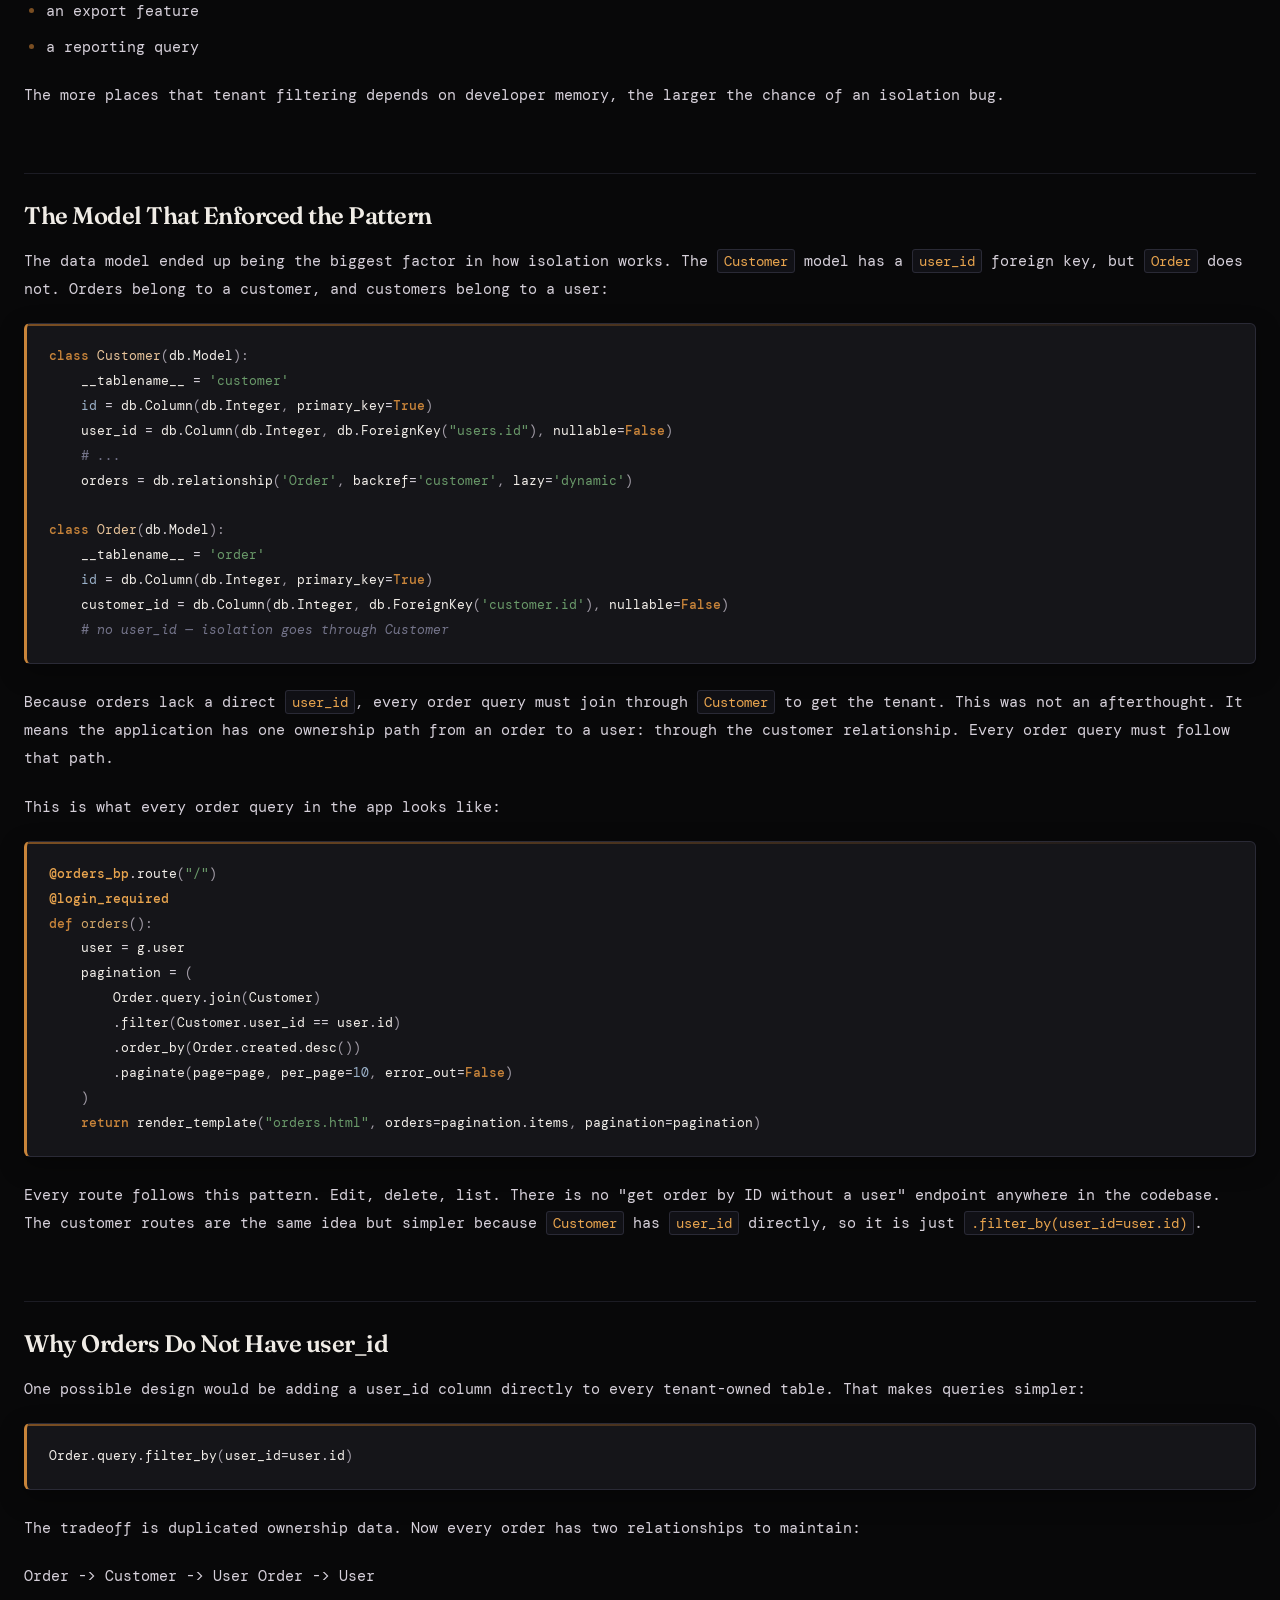
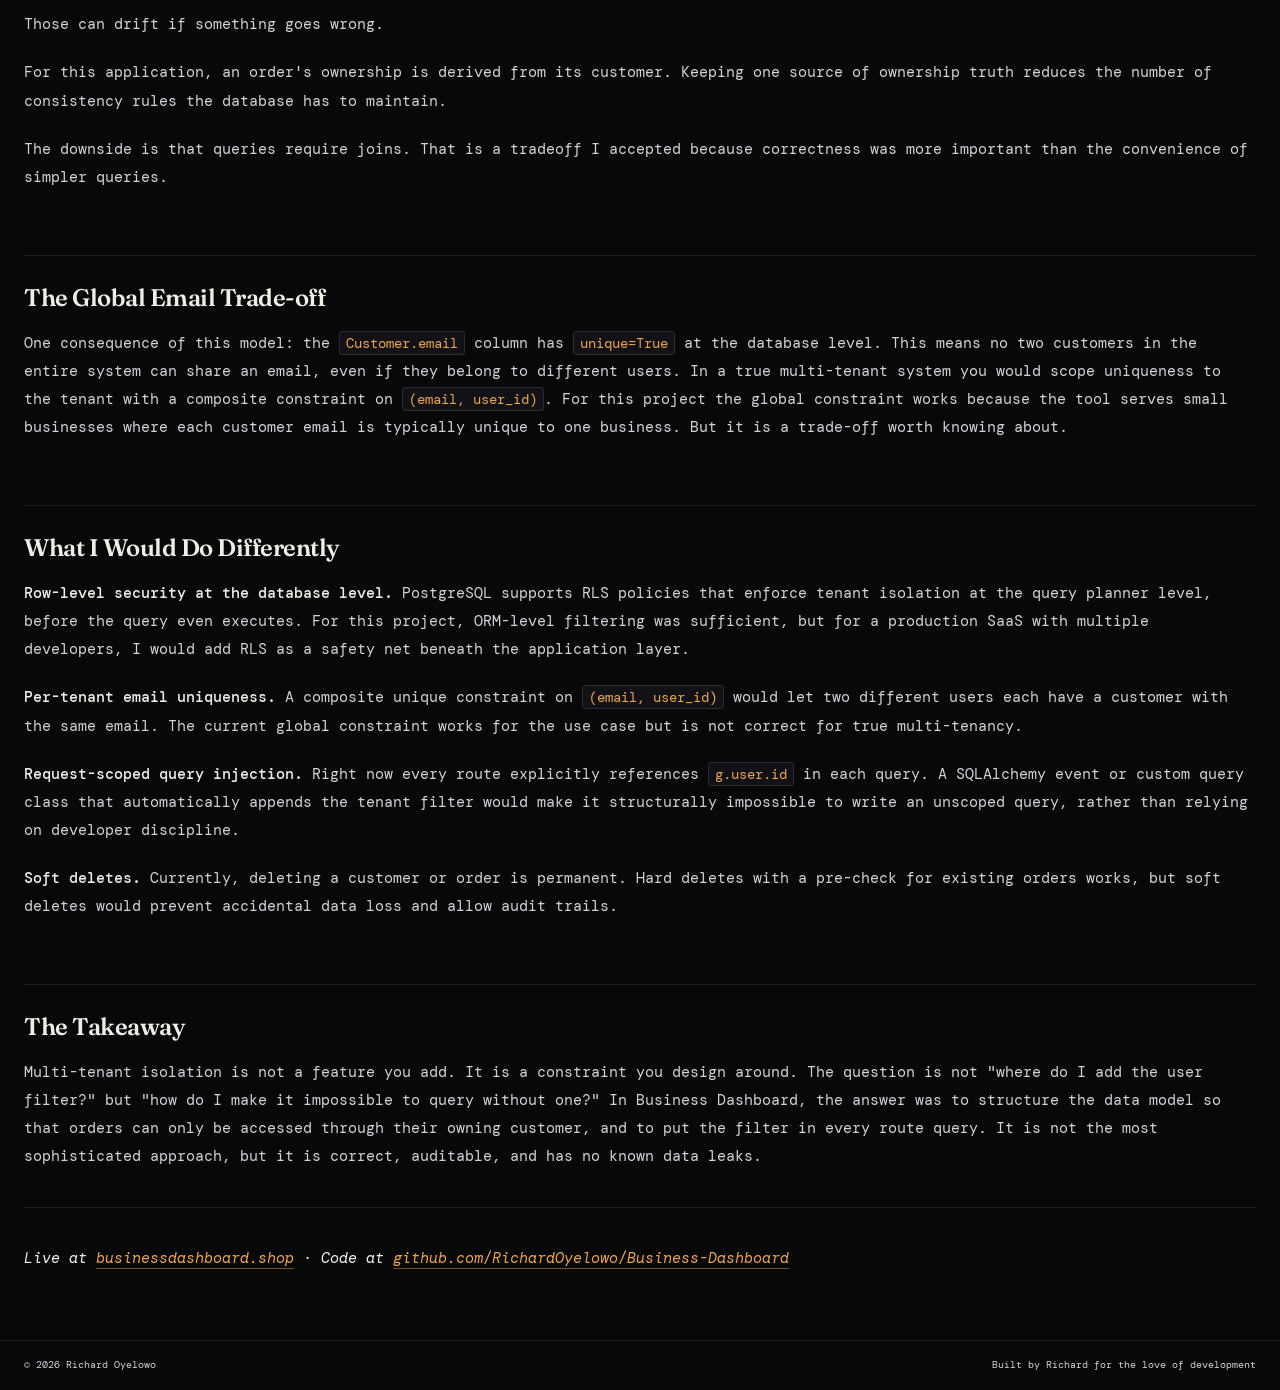
<file: blog/multi-tenant-isolation.html>
<!DOCTYPE html>
<html lang="en">
<head>
  <meta charset="UTF-8">
  <meta name="viewport" content="width=device-width, initial-scale=1.0">
  <title>How I Prevented Cross-Tenant Data Leaks in a Flask App &bull; Richard Oyelowo</title>
  <link rel="icon" href="data:image/svg+xml,<svg xmlns='http://www.w3.org/2000/svg' viewBox='0 0 100 100'><text y='.9em' font-size='90'>&#x2699;</text></svg>">
  <link href="https://fonts.googleapis.com/css2?family=DM+Mono:wght@300;400;500&family=Fraunces:ital,opsz,wght@0,9..144,300;0,9..144,600;0,9..144,700;1,9..144,300&display=swap" rel="stylesheet">
  <link rel="stylesheet" href="../css/base.css">
  <link rel="stylesheet" href="../css/post.css">
</head>
<body>

<nav class="sub-nav">
  <a href="../" class="nav-logo">Richard Oyelowo</a>
  <a href="./" class="nav-back">&larr; All Posts</a>
</nav>

<article>
  <div class="article-meta">2026-07-20</div>
  <h1 class="article-title">How I Prevented Cross-Tenant Data Leaks in a Flask App</h1>
  <p class="article-summary">How the Business Dashboard enforces per-tenant data isolation at the ORM layer. Why controller checks alone are not enough.</p>
  <div class="article-body">
<h2>The App</h2>
<p>Business Dashboard is a small business management tool. Something more useful than a spreadsheet but not as heavy as a full CRM. Users sign up, add customers, create orders, and see revenue insights from a private dashboard. It is live at businessdashboard.shop.</p>
<p>The core requirement: each user only ever sees their own data. No user can access another user's customers, orders, or revenue numbers. This sounds simple, but getting it right is where most multi-tenant apps fail.</p>
<h2>Why Controller Checks Are Not Enough</h2>
<p>The obvious approach is to check the current user at the controller level:</p>
<div class="highlight"><pre><span></span><code><span class="nd">@app</span><span class="o">.</span><span class="n">route</span><span class="p">(</span><span class="s1">'/customers'</span><span class="p">)</span>
<span class="nd">@login_required</span>
<span class="k">def</span><span class="w"> </span><span class="nf">list_customers</span><span class="p">():</span>
    <span class="n">customers</span> <span class="o">=</span> <span class="n">Customer</span><span class="o">.</span><span class="n">query</span><span class="o">.</span><span class="n">filter_by</span><span class="p">(</span><span class="n">user_id</span><span class="o">=</span><span class="n">current_user</span><span class="o">.</span><span class="n">id</span><span class="p">)</span><span class="o">.</span><span class="n">all</span><span class="p">()</span>
    <span class="k">return</span> <span class="n">render_template</span><span class="p">(</span><span class="s1">'customers.html'</span><span class="p">,</span> <span class="n">customers</span><span class="o">=</span><span class="n">customers</span><span class="p">)</span>
</code></pre></div>

<p>This works for the happy path. But it has a fundamental problem: it depends on every developer remembering to add the filter on every query. If someone adds a new endpoint and forgets the <code>.filter_by(user_id=...)</code> clause, or if a raw SQL query slips in, or if a relationship join pulls in data from another tenant, you have a data leak. There is no safety net.</p>
<p>I learned this the hard way during development. I had a helper function that fetched an order by ID for the edit page:</p>
<div class="highlight"><pre><span></span><code><span class="n">order</span> <span class="o">=</span> <span class="n">Order</span><span class="o">.</span><span class="n">query</span><span class="o">.</span><span class="n">get</span><span class="p">(</span><span class="n">order_id</span><span class="p">)</span>
</code></pre></div>

<p>No tenant filter. It worked fine in development because I was the only user. But in production with multiple users, any authenticated user could type in any order ID and see someone else's data. The fix was straightforward (add the user filter), but the fact that it was possible to forget it told me I needed a more robust approach.</p>
<h2>Why ORM-Level Isolation Matters</h2>
<p>Authentication answers "who is this user?" Authorization answers "what can this user access?"</p>
<p>In a multi-tenant application, authorization is not just about checking permissions. It is about ensuring every database query is constrained by ownership. A perfectly authenticated request can still leak data if the query behind it is wrong.</p>
<p>The dangerous cases are usually not the obvious routes. They are the ones added later:</p>
<ul>
<li>a new admin page</li>
<li>a background job</li>
<li>an export feature</li>
<li>a reporting query</li>
</ul>
<p>The more places that tenant filtering depends on developer memory, the larger the chance of an isolation bug.</p>
<h2>The Model That Enforced the Pattern</h2>
<p>The data model ended up being the biggest factor in how isolation works. The <code>Customer</code> model has a <code>user_id</code> foreign key, but <code>Order</code> does not. Orders belong to a customer, and customers belong to a user:</p>
<div class="highlight"><pre><span></span><code><span class="k">class</span><span class="w"> </span><span class="nc">Customer</span><span class="p">(</span><span class="n">db</span><span class="o">.</span><span class="n">Model</span><span class="p">):</span>
    <span class="n">__tablename__</span> <span class="o">=</span> <span class="s1">'customer'</span>
    <span class="nb">id</span> <span class="o">=</span> <span class="n">db</span><span class="o">.</span><span class="n">Column</span><span class="p">(</span><span class="n">db</span><span class="o">.</span><span class="n">Integer</span><span class="p">,</span> <span class="n">primary_key</span><span class="o">=</span><span class="kc">True</span><span class="p">)</span>
    <span class="n">user_id</span> <span class="o">=</span> <span class="n">db</span><span class="o">.</span><span class="n">Column</span><span class="p">(</span><span class="n">db</span><span class="o">.</span><span class="n">Integer</span><span class="p">,</span> <span class="n">db</span><span class="o">.</span><span class="n">ForeignKey</span><span class="p">(</span><span class="s2">"users.id"</span><span class="p">),</span> <span class="n">nullable</span><span class="o">=</span><span class="kc">False</span><span class="p">)</span>
    <span class="c1"># ...</span>
    <span class="n">orders</span> <span class="o">=</span> <span class="n">db</span><span class="o">.</span><span class="n">relationship</span><span class="p">(</span><span class="s1">'Order'</span><span class="p">,</span> <span class="n">backref</span><span class="o">=</span><span class="s1">'customer'</span><span class="p">,</span> <span class="n">lazy</span><span class="o">=</span><span class="s1">'dynamic'</span><span class="p">)</span>

<span class="k">class</span><span class="w"> </span><span class="nc">Order</span><span class="p">(</span><span class="n">db</span><span class="o">.</span><span class="n">Model</span><span class="p">):</span>
    <span class="n">__tablename__</span> <span class="o">=</span> <span class="s1">'order'</span>
    <span class="nb">id</span> <span class="o">=</span> <span class="n">db</span><span class="o">.</span><span class="n">Column</span><span class="p">(</span><span class="n">db</span><span class="o">.</span><span class="n">Integer</span><span class="p">,</span> <span class="n">primary_key</span><span class="o">=</span><span class="kc">True</span><span class="p">)</span>
    <span class="n">customer_id</span> <span class="o">=</span> <span class="n">db</span><span class="o">.</span><span class="n">Column</span><span class="p">(</span><span class="n">db</span><span class="o">.</span><span class="n">Integer</span><span class="p">,</span> <span class="n">db</span><span class="o">.</span><span class="n">ForeignKey</span><span class="p">(</span><span class="s1">'customer.id'</span><span class="p">),</span> <span class="n">nullable</span><span class="o">=</span><span class="kc">False</span><span class="p">)</span>
    <span class="c1"># no user_id — isolation goes through Customer</span>
</code></pre></div>

<p>Because orders lack a direct <code>user_id</code>, every order query must join through <code>Customer</code> to get the tenant. This was not an afterthought. It means the application has one ownership path from an order to a user: through the customer relationship. Every order query must follow that path.</p>
<p>This is what every order query in the app looks like:</p>
<div class="highlight"><pre><span></span><code><span class="nd">@orders_bp</span><span class="o">.</span><span class="n">route</span><span class="p">(</span><span class="s2">"/"</span><span class="p">)</span>
<span class="nd">@login_required</span>
<span class="k">def</span><span class="w"> </span><span class="nf">orders</span><span class="p">():</span>
    <span class="n">user</span> <span class="o">=</span> <span class="n">g</span><span class="o">.</span><span class="n">user</span>
    <span class="n">pagination</span> <span class="o">=</span> <span class="p">(</span>
        <span class="n">Order</span><span class="o">.</span><span class="n">query</span><span class="o">.</span><span class="n">join</span><span class="p">(</span><span class="n">Customer</span><span class="p">)</span>
        <span class="o">.</span><span class="n">filter</span><span class="p">(</span><span class="n">Customer</span><span class="o">.</span><span class="n">user_id</span> <span class="o">==</span> <span class="n">user</span><span class="o">.</span><span class="n">id</span><span class="p">)</span>
        <span class="o">.</span><span class="n">order_by</span><span class="p">(</span><span class="n">Order</span><span class="o">.</span><span class="n">created</span><span class="o">.</span><span class="n">desc</span><span class="p">())</span>
        <span class="o">.</span><span class="n">paginate</span><span class="p">(</span><span class="n">page</span><span class="o">=</span><span class="n">page</span><span class="p">,</span> <span class="n">per_page</span><span class="o">=</span><span class="mi">10</span><span class="p">,</span> <span class="n">error_out</span><span class="o">=</span><span class="kc">False</span><span class="p">)</span>
    <span class="p">)</span>
    <span class="k">return</span> <span class="n">render_template</span><span class="p">(</span><span class="s2">"orders.html"</span><span class="p">,</span> <span class="n">orders</span><span class="o">=</span><span class="n">pagination</span><span class="o">.</span><span class="n">items</span><span class="p">,</span> <span class="n">pagination</span><span class="o">=</span><span class="n">pagination</span><span class="p">)</span>
</code></pre></div>

<p>Every route follows this pattern. Edit, delete, list. There is no "get order by ID without a user" endpoint anywhere in the codebase. The customer routes are the same idea but simpler because <code>Customer</code> has <code>user_id</code> directly, so it is just <code>.filter_by(user_id=user.id)</code>.</p>
<h2>Why Orders Do Not Have user_id</h2>
<p>One possible design would be adding a user_id column directly to every tenant-owned table. That makes queries simpler:</p>
<div class="highlight"><pre><span></span><code><span class="n">Order</span><span class="o">.</span><span class="n">query</span><span class="o">.</span><span class="n">filter_by</span><span class="p">(</span><span class="n">user_id</span><span class="o">=</span><span class="n">user</span><span class="o">.</span><span class="n">id</span><span class="p">)</span>
</code></pre></div>

<p>The tradeoff is duplicated ownership data. Now every order has two relationships to maintain:</p>
<p>Order -&gt; Customer -&gt; User
Order -&gt; User</p>
<p>Those can drift if something goes wrong.</p>
<p>For this application, an order's ownership is derived from its customer. Keeping one source of ownership truth reduces the number of consistency rules the database has to maintain.</p>
<p>The downside is that queries require joins. That is a tradeoff I accepted because correctness was more important than the convenience of simpler queries.</p>
<h2>The Global Email Trade-off</h2>
<p>One consequence of this model: the <code>Customer.email</code> column has <code>unique=True</code> at the database level. This means no two customers in the entire system can share an email, even if they belong to different users. In a true multi-tenant system you would scope uniqueness to the tenant with a composite constraint on <code>(email, user_id)</code>. For this project the global constraint works because the tool serves small businesses where each customer email is typically unique to one business. But it is a trade-off worth knowing about.</p>
<h2>What I Would Do Differently</h2>
<p><strong>Row-level security at the database level.</strong> PostgreSQL supports RLS policies that enforce tenant isolation at the query planner level, before the query even executes. For this project, ORM-level filtering was sufficient, but for a production SaaS with multiple developers, I would add RLS as a safety net beneath the application layer.</p>
<p><strong>Per-tenant email uniqueness.</strong> A composite unique constraint on <code>(email, user_id)</code> would let two different users each have a customer with the same email. The current global constraint works for the use case but is not correct for true multi-tenancy.</p>
<p><strong>Request-scoped query injection.</strong> Right now every route explicitly references <code>g.user.id</code> in each query. A SQLAlchemy event or custom query class that automatically appends the tenant filter would make it structurally impossible to write an unscoped query, rather than relying on developer discipline.</p>
<p><strong>Soft deletes.</strong> Currently, deleting a customer or order is permanent. Hard deletes with a pre-check for existing orders works, but soft deletes would prevent accidental data loss and allow audit trails.</p>
<h2>The Takeaway</h2>
<p>Multi-tenant isolation is not a feature you add. It is a constraint you design around. The question is not "where do I add the user filter?" but "how do I make it impossible to query without one?" In Business Dashboard, the answer was to structure the data model so that orders can only be accessed through their owning customer, and to put the filter in every route query. It is not the most sophisticated approach, but it is correct, auditable, and has no known data leaks.</p>
<hr />
<p><em>Live at <a href="https://businessdashboard.shop">businessdashboard.shop</a> · Code at <a href="https://github.com/RichardOyelowo/Business-Dashboard">github.com/RichardOyelowo/Business-Dashboard</a></em></p>
  </div>
</article>

<footer role="contentinfo">
  <div class="footer-inner">
    <span class="footer-text">&copy; 2026 Richard Oyelowo</span>
    <span class="footer-text">Built by Richard for the love of development</span>
  </div>
</footer>

</body>
</html>
</file>
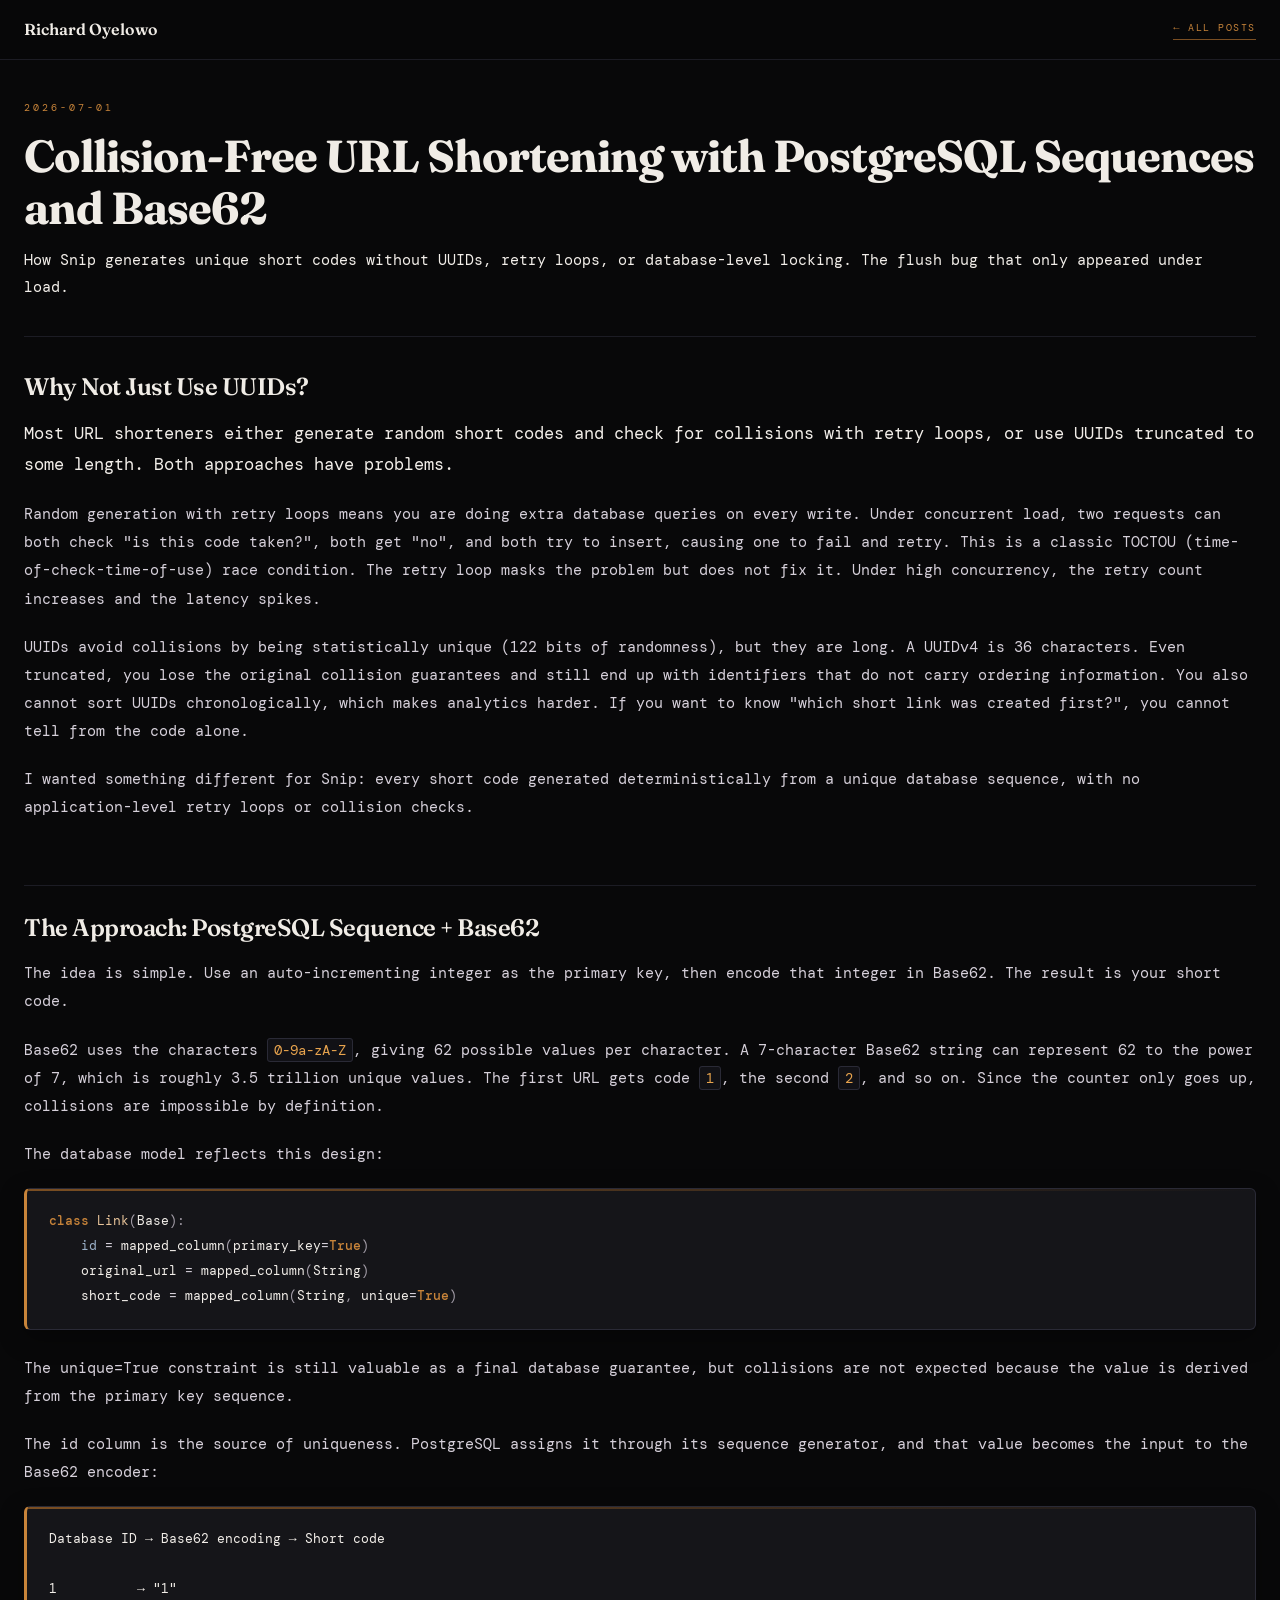
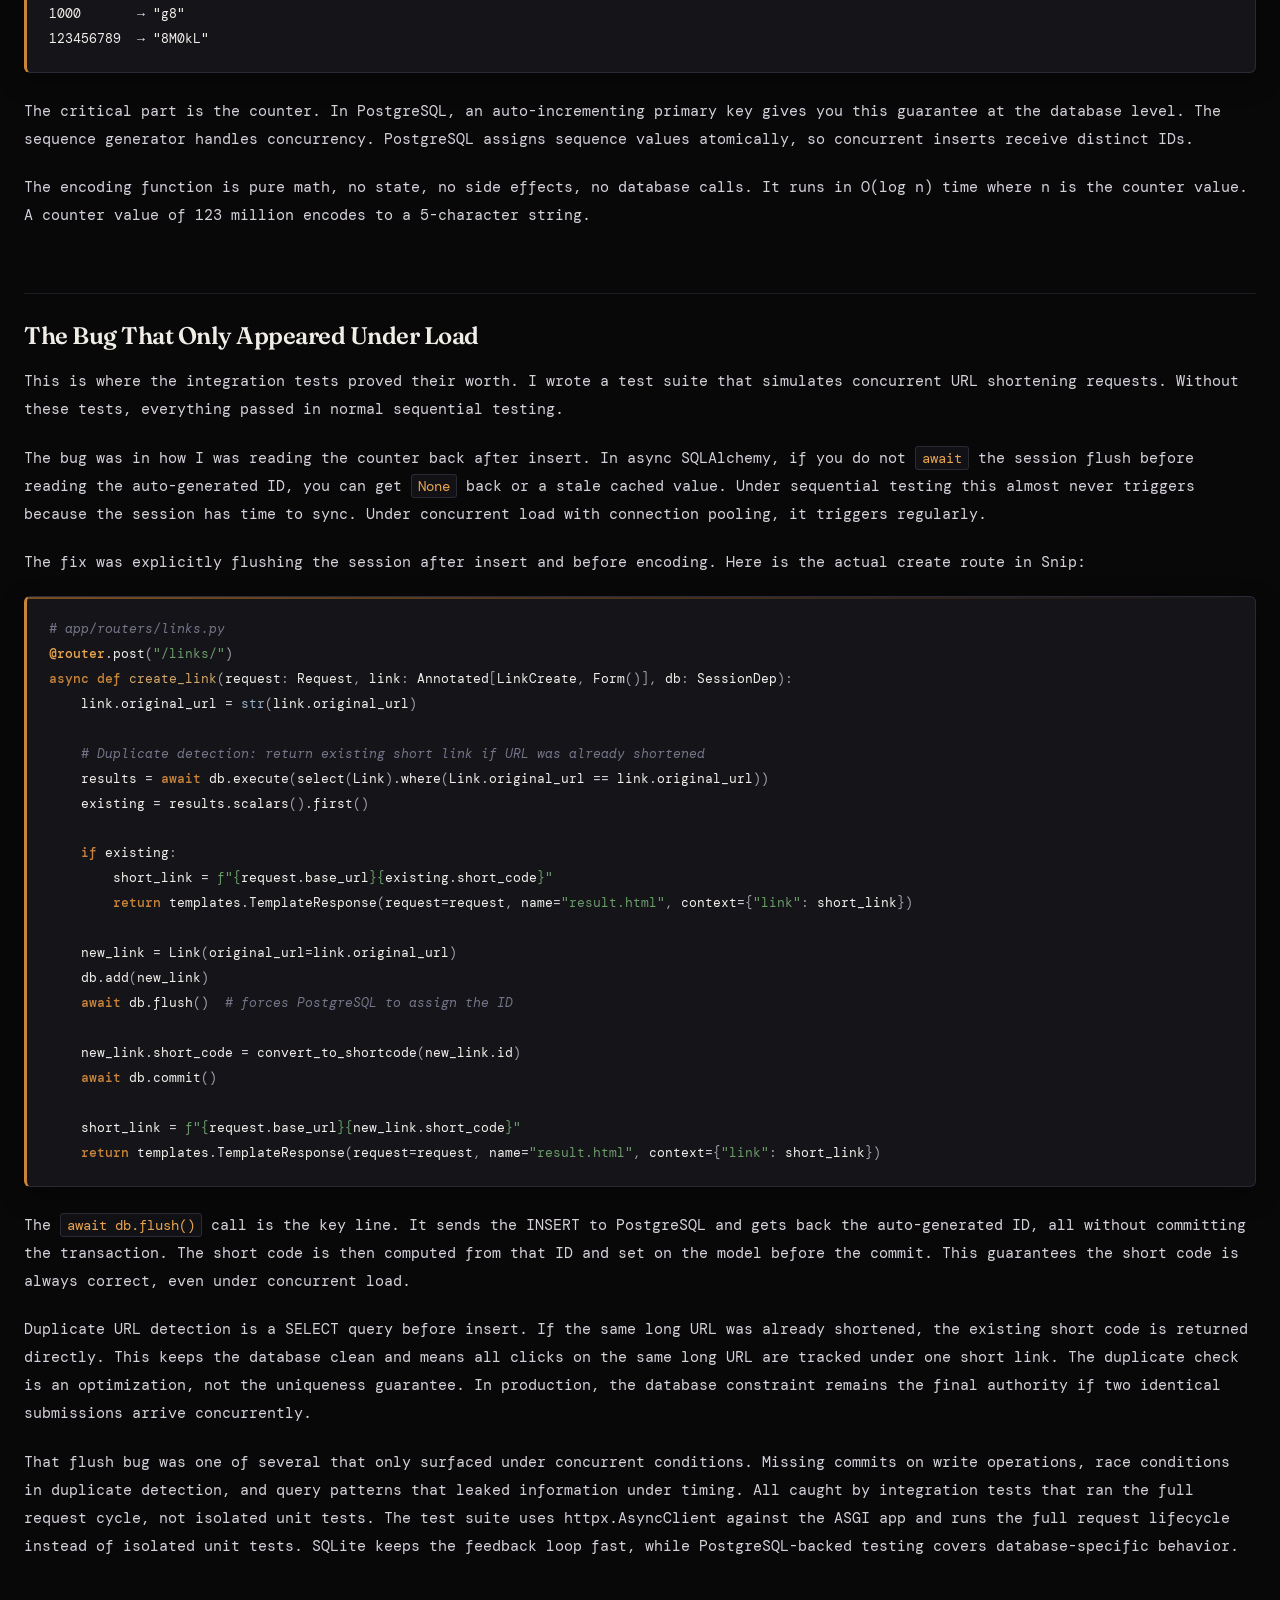
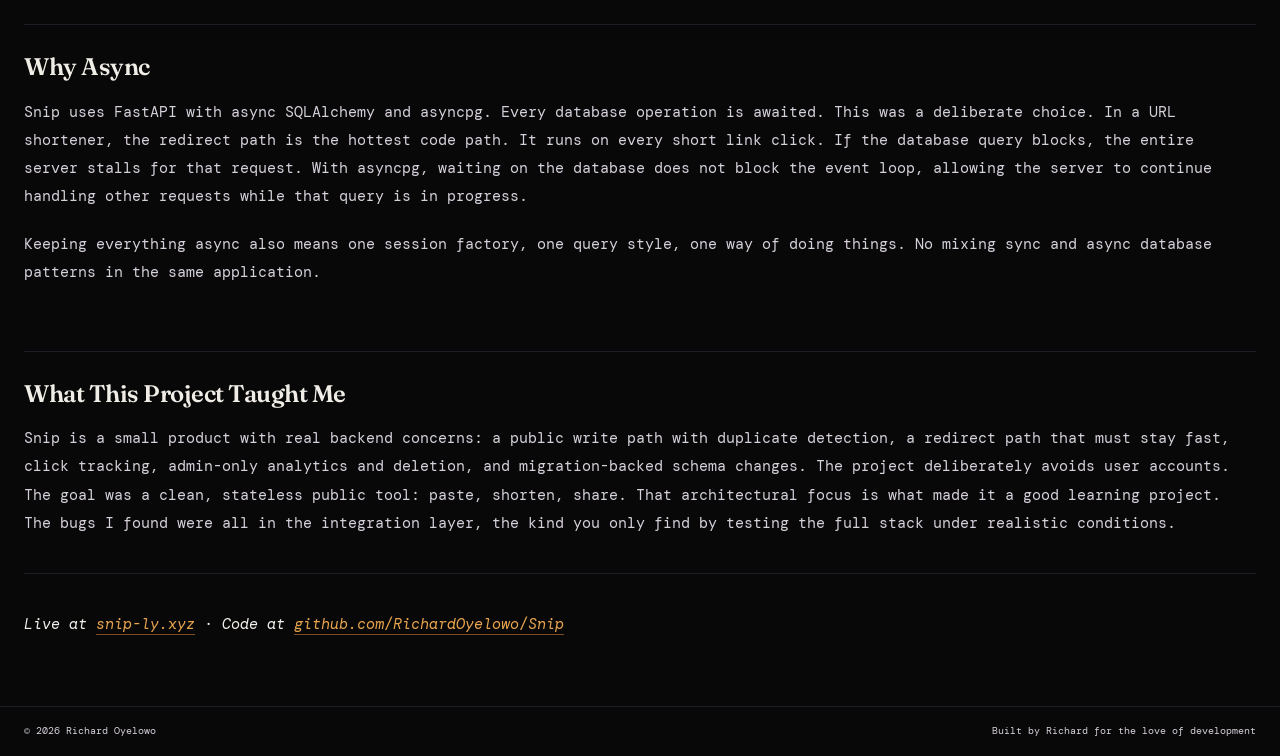
<file: blog/snip-base62.html>
<!DOCTYPE html>
<html lang="en">
<head>
  <meta charset="UTF-8">
  <meta name="viewport" content="width=device-width, initial-scale=1.0">
  <title>Collision-Free URL Shortening with PostgreSQL Sequences and Base62 &bull; Richard Oyelowo</title>
  <link rel="icon" href="data:image/svg+xml,<svg xmlns='http://www.w3.org/2000/svg' viewBox='0 0 100 100'><text y='.9em' font-size='90'>&#x2699;</text></svg>">
  <link href="https://fonts.googleapis.com/css2?family=DM+Mono:wght@300;400;500&family=Fraunces:ital,opsz,wght@0,9..144,300;0,9..144,600;0,9..144,700;1,9..144,300&display=swap" rel="stylesheet">
  <link rel="stylesheet" href="../css/base.css">
  <link rel="stylesheet" href="../css/post.css">
</head>
<body>

<nav class="sub-nav">
  <a href="../" class="nav-logo">Richard Oyelowo</a>
  <a href="./" class="nav-back">&larr; All Posts</a>
</nav>

<article>
  <div class="article-meta">2026-07-01</div>
  <h1 class="article-title">Collision-Free URL Shortening with PostgreSQL Sequences and Base62</h1>
  <p class="article-summary">How Snip generates unique short codes without UUIDs, retry loops, or database-level locking. The flush bug that only appeared under load.</p>
  <div class="article-body">
<h2>Why Not Just Use UUIDs?</h2>
<p>Most URL shorteners either generate random short codes and check for collisions with retry loops, or use UUIDs truncated to some length. Both approaches have problems.</p>
<p>Random generation with retry loops means you are doing extra database queries on every write. Under concurrent load, two requests can both check "is this code taken?", both get "no", and both try to insert, causing one to fail and retry. This is a classic TOCTOU (time-of-check-time-of-use) race condition. The retry loop masks the problem but does not fix it. Under high concurrency, the retry count increases and the latency spikes.</p>
<p>UUIDs avoid collisions by being statistically unique (122 bits of randomness), but they are long. A UUIDv4 is 36 characters. Even truncated, you lose the original collision guarantees and still end up with identifiers that do not carry ordering information. You also cannot sort UUIDs chronologically, which makes analytics harder. If you want to know "which short link was created first?", you cannot tell from the code alone.</p>
<p>I wanted something different for Snip: every short code generated deterministically from a unique database sequence, with no application-level retry loops or collision checks.</p>
<h2>The Approach: PostgreSQL Sequence + Base62</h2>
<p>The idea is simple. Use an auto-incrementing integer as the primary key, then encode that integer in Base62. The result is your short code.</p>
<p>Base62 uses the characters <code>0-9a-zA-Z</code>, giving 62 possible values per character. A 7-character Base62 string can represent 62 to the power of 7, which is roughly 3.5 trillion unique values. The first URL gets code <code>1</code>, the second <code>2</code>, and so on. Since the counter only goes up, collisions are impossible by definition.</p>
<p>The database model reflects this design:</p>
<div class="highlight"><pre><span></span><code><span class="k">class</span><span class="w"> </span><span class="nc">Link</span><span class="p">(</span><span class="n">Base</span><span class="p">):</span>
    <span class="nb">id</span> <span class="o">=</span> <span class="n">mapped_column</span><span class="p">(</span><span class="n">primary_key</span><span class="o">=</span><span class="kc">True</span><span class="p">)</span>
    <span class="n">original_url</span> <span class="o">=</span> <span class="n">mapped_column</span><span class="p">(</span><span class="n">String</span><span class="p">)</span>
    <span class="n">short_code</span> <span class="o">=</span> <span class="n">mapped_column</span><span class="p">(</span><span class="n">String</span><span class="p">,</span> <span class="n">unique</span><span class="o">=</span><span class="kc">True</span><span class="p">)</span>
</code></pre></div>

<p>The unique=True constraint is still valuable as a final database guarantee, but collisions are not expected because the value is derived from the primary key sequence.</p>
<p>The id column is the source of uniqueness. PostgreSQL assigns it through its sequence generator, and that value becomes the input to the Base62 encoder:</p>
<div class="highlight"><pre><span></span><code>Database ID → Base62 encoding → Short code

1          → "1"
1000       → "g8"
123456789  → "8M0kL"
</code></pre></div>

<p>The critical part is the counter. In PostgreSQL, an auto-incrementing primary key gives you this guarantee at the database level. The sequence generator handles concurrency. PostgreSQL assigns sequence values atomically, so concurrent inserts receive distinct IDs.</p>
<p>The encoding function is pure math, no state, no side effects, no database calls. It runs in O(log n) time where n is the counter value. A counter value of 123 million encodes to a 5-character string.</p>
<h2>The Bug That Only Appeared Under Load</h2>
<p>This is where the integration tests proved their worth. I wrote a test suite that simulates concurrent URL shortening requests. Without these tests, everything passed in normal sequential testing.</p>
<p>The bug was in how I was reading the counter back after insert. In async SQLAlchemy, if you do not <code>await</code> the session flush before reading the auto-generated ID, you can get <code>None</code> back or a stale cached value. Under sequential testing this almost never triggers because the session has time to sync. Under concurrent load with connection pooling, it triggers regularly.</p>
<p>The fix was explicitly flushing the session after insert and before encoding. Here is the actual create route in Snip:</p>
<div class="highlight"><pre><span></span><code><span class="c1"># app/routers/links.py</span>
<span class="nd">@router</span><span class="o">.</span><span class="n">post</span><span class="p">(</span><span class="s2">"/links/"</span><span class="p">)</span>
<span class="k">async</span> <span class="k">def</span><span class="w"> </span><span class="nf">create_link</span><span class="p">(</span><span class="n">request</span><span class="p">:</span> <span class="n">Request</span><span class="p">,</span> <span class="n">link</span><span class="p">:</span> <span class="n">Annotated</span><span class="p">[</span><span class="n">LinkCreate</span><span class="p">,</span> <span class="n">Form</span><span class="p">()],</span> <span class="n">db</span><span class="p">:</span> <span class="n">SessionDep</span><span class="p">):</span>
    <span class="n">link</span><span class="o">.</span><span class="n">original_url</span> <span class="o">=</span> <span class="nb">str</span><span class="p">(</span><span class="n">link</span><span class="o">.</span><span class="n">original_url</span><span class="p">)</span>

    <span class="c1"># Duplicate detection: return existing short link if URL was already shortened</span>
    <span class="n">results</span> <span class="o">=</span> <span class="k">await</span> <span class="n">db</span><span class="o">.</span><span class="n">execute</span><span class="p">(</span><span class="n">select</span><span class="p">(</span><span class="n">Link</span><span class="p">)</span><span class="o">.</span><span class="n">where</span><span class="p">(</span><span class="n">Link</span><span class="o">.</span><span class="n">original_url</span> <span class="o">==</span> <span class="n">link</span><span class="o">.</span><span class="n">original_url</span><span class="p">))</span>
    <span class="n">existing</span> <span class="o">=</span> <span class="n">results</span><span class="o">.</span><span class="n">scalars</span><span class="p">()</span><span class="o">.</span><span class="n">first</span><span class="p">()</span>

    <span class="k">if</span> <span class="n">existing</span><span class="p">:</span>
        <span class="n">short_link</span> <span class="o">=</span> <span class="sa">f</span><span class="s2">"</span><span class="si">{</span><span class="n">request</span><span class="o">.</span><span class="n">base_url</span><span class="si">}{</span><span class="n">existing</span><span class="o">.</span><span class="n">short_code</span><span class="si">}</span><span class="s2">"</span>
        <span class="k">return</span> <span class="n">templates</span><span class="o">.</span><span class="n">TemplateResponse</span><span class="p">(</span><span class="n">request</span><span class="o">=</span><span class="n">request</span><span class="p">,</span> <span class="n">name</span><span class="o">=</span><span class="s2">"result.html"</span><span class="p">,</span> <span class="n">context</span><span class="o">=</span><span class="p">{</span><span class="s2">"link"</span><span class="p">:</span> <span class="n">short_link</span><span class="p">})</span>

    <span class="n">new_link</span> <span class="o">=</span> <span class="n">Link</span><span class="p">(</span><span class="n">original_url</span><span class="o">=</span><span class="n">link</span><span class="o">.</span><span class="n">original_url</span><span class="p">)</span>
    <span class="n">db</span><span class="o">.</span><span class="n">add</span><span class="p">(</span><span class="n">new_link</span><span class="p">)</span>
    <span class="k">await</span> <span class="n">db</span><span class="o">.</span><span class="n">flush</span><span class="p">()</span>  <span class="c1"># forces PostgreSQL to assign the ID</span>

    <span class="n">new_link</span><span class="o">.</span><span class="n">short_code</span> <span class="o">=</span> <span class="n">convert_to_shortcode</span><span class="p">(</span><span class="n">new_link</span><span class="o">.</span><span class="n">id</span><span class="p">)</span>
    <span class="k">await</span> <span class="n">db</span><span class="o">.</span><span class="n">commit</span><span class="p">()</span>

    <span class="n">short_link</span> <span class="o">=</span> <span class="sa">f</span><span class="s2">"</span><span class="si">{</span><span class="n">request</span><span class="o">.</span><span class="n">base_url</span><span class="si">}{</span><span class="n">new_link</span><span class="o">.</span><span class="n">short_code</span><span class="si">}</span><span class="s2">"</span>
    <span class="k">return</span> <span class="n">templates</span><span class="o">.</span><span class="n">TemplateResponse</span><span class="p">(</span><span class="n">request</span><span class="o">=</span><span class="n">request</span><span class="p">,</span> <span class="n">name</span><span class="o">=</span><span class="s2">"result.html"</span><span class="p">,</span> <span class="n">context</span><span class="o">=</span><span class="p">{</span><span class="s2">"link"</span><span class="p">:</span> <span class="n">short_link</span><span class="p">})</span>
</code></pre></div>

<p>The <code>await db.flush()</code> call is the key line. It sends the INSERT to PostgreSQL and gets back the auto-generated ID, all without committing the transaction. The short code is then computed from that ID and set on the model before the commit. This guarantees the short code is always correct, even under concurrent load.</p>
<p>Duplicate URL detection is a SELECT query before insert. If the same long URL was already shortened, the existing short code is returned directly. This keeps the database clean and means all clicks on the same long URL are tracked under one short link. The duplicate check is an optimization, not the uniqueness guarantee. In production, the database constraint remains the final authority if two identical submissions arrive concurrently.</p>
<p>That flush bug was one of several that only surfaced under concurrent conditions. Missing commits on write operations, race conditions in duplicate detection, and query patterns that leaked information under timing. All caught by integration tests that ran the full request cycle, not isolated unit tests. The test suite uses httpx.AsyncClient against the ASGI app and runs the full request lifecycle instead of isolated unit tests. SQLite keeps the feedback loop fast, while PostgreSQL-backed testing covers database-specific behavior.</p>
<h2>Why Async</h2>
<p>Snip uses FastAPI with async SQLAlchemy and asyncpg. Every database operation is awaited. This was a deliberate choice. In a URL shortener, the redirect path is the hottest code path. It runs on every short link click. If the database query blocks, the entire server stalls for that request. With asyncpg, waiting on the database does not block the event loop, allowing the server to continue handling other requests while that query is in progress.</p>
<p>Keeping everything async also means one session factory, one query style, one way of doing things. No mixing sync and async database patterns in the same application.</p>
<h2>What This Project Taught Me</h2>
<p>Snip is a small product with real backend concerns: a public write path with duplicate detection, a redirect path that must stay fast, click tracking, admin-only analytics and deletion, and migration-backed schema changes. The project deliberately avoids user accounts. The goal was a clean, stateless public tool: paste, shorten, share. That architectural focus is what made it a good learning project. The bugs I found were all in the integration layer, the kind you only find by testing the full stack under realistic conditions.</p>
<hr />
<p><em>Live at <a href="https://snip-ly.xyz">snip-ly.xyz</a> · Code at <a href="https://github.com/RichardOyelowo/Snip">github.com/RichardOyelowo/Snip</a></em></p>
  </div>
</article>

<footer role="contentinfo">
  <div class="footer-inner">
    <span class="footer-text">&copy; 2026 Richard Oyelowo</span>
    <span class="footer-text">Built by Richard for the love of development</span>
  </div>
</footer>

</body>
</html>
</file>
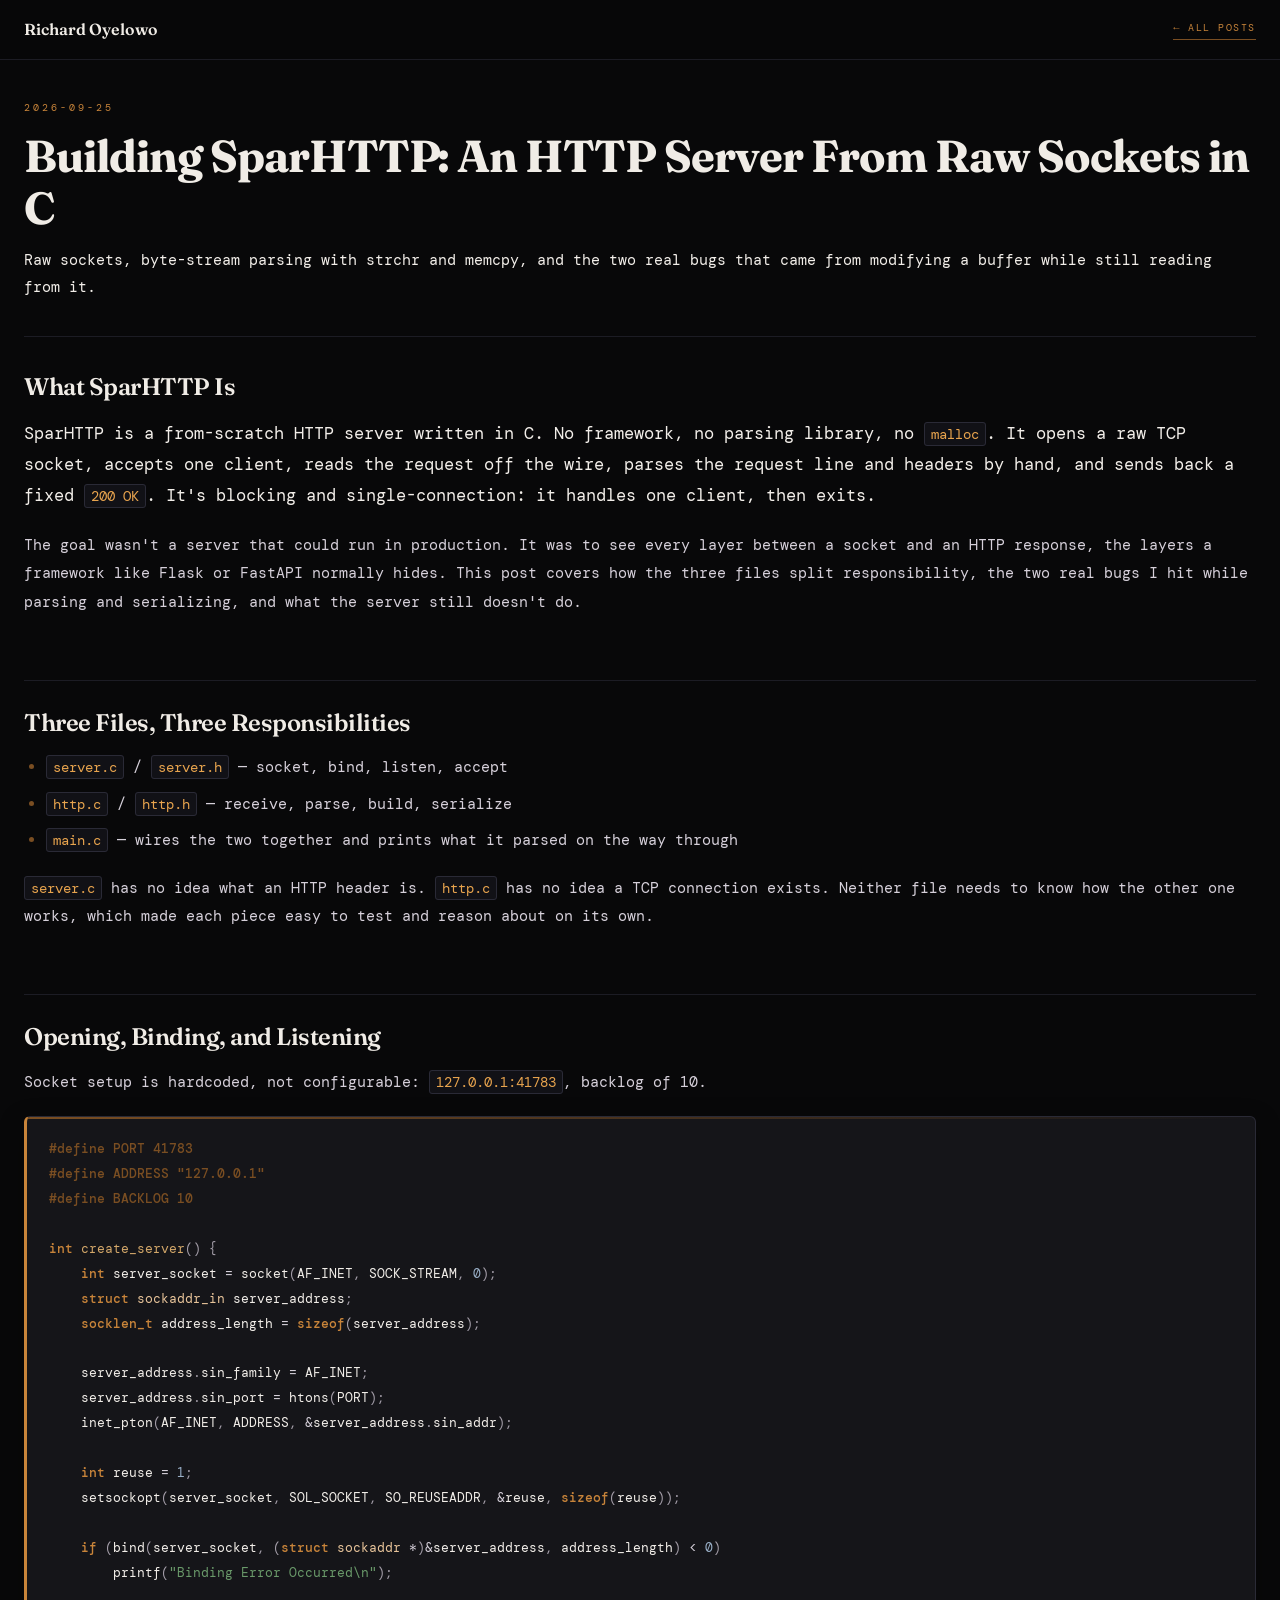
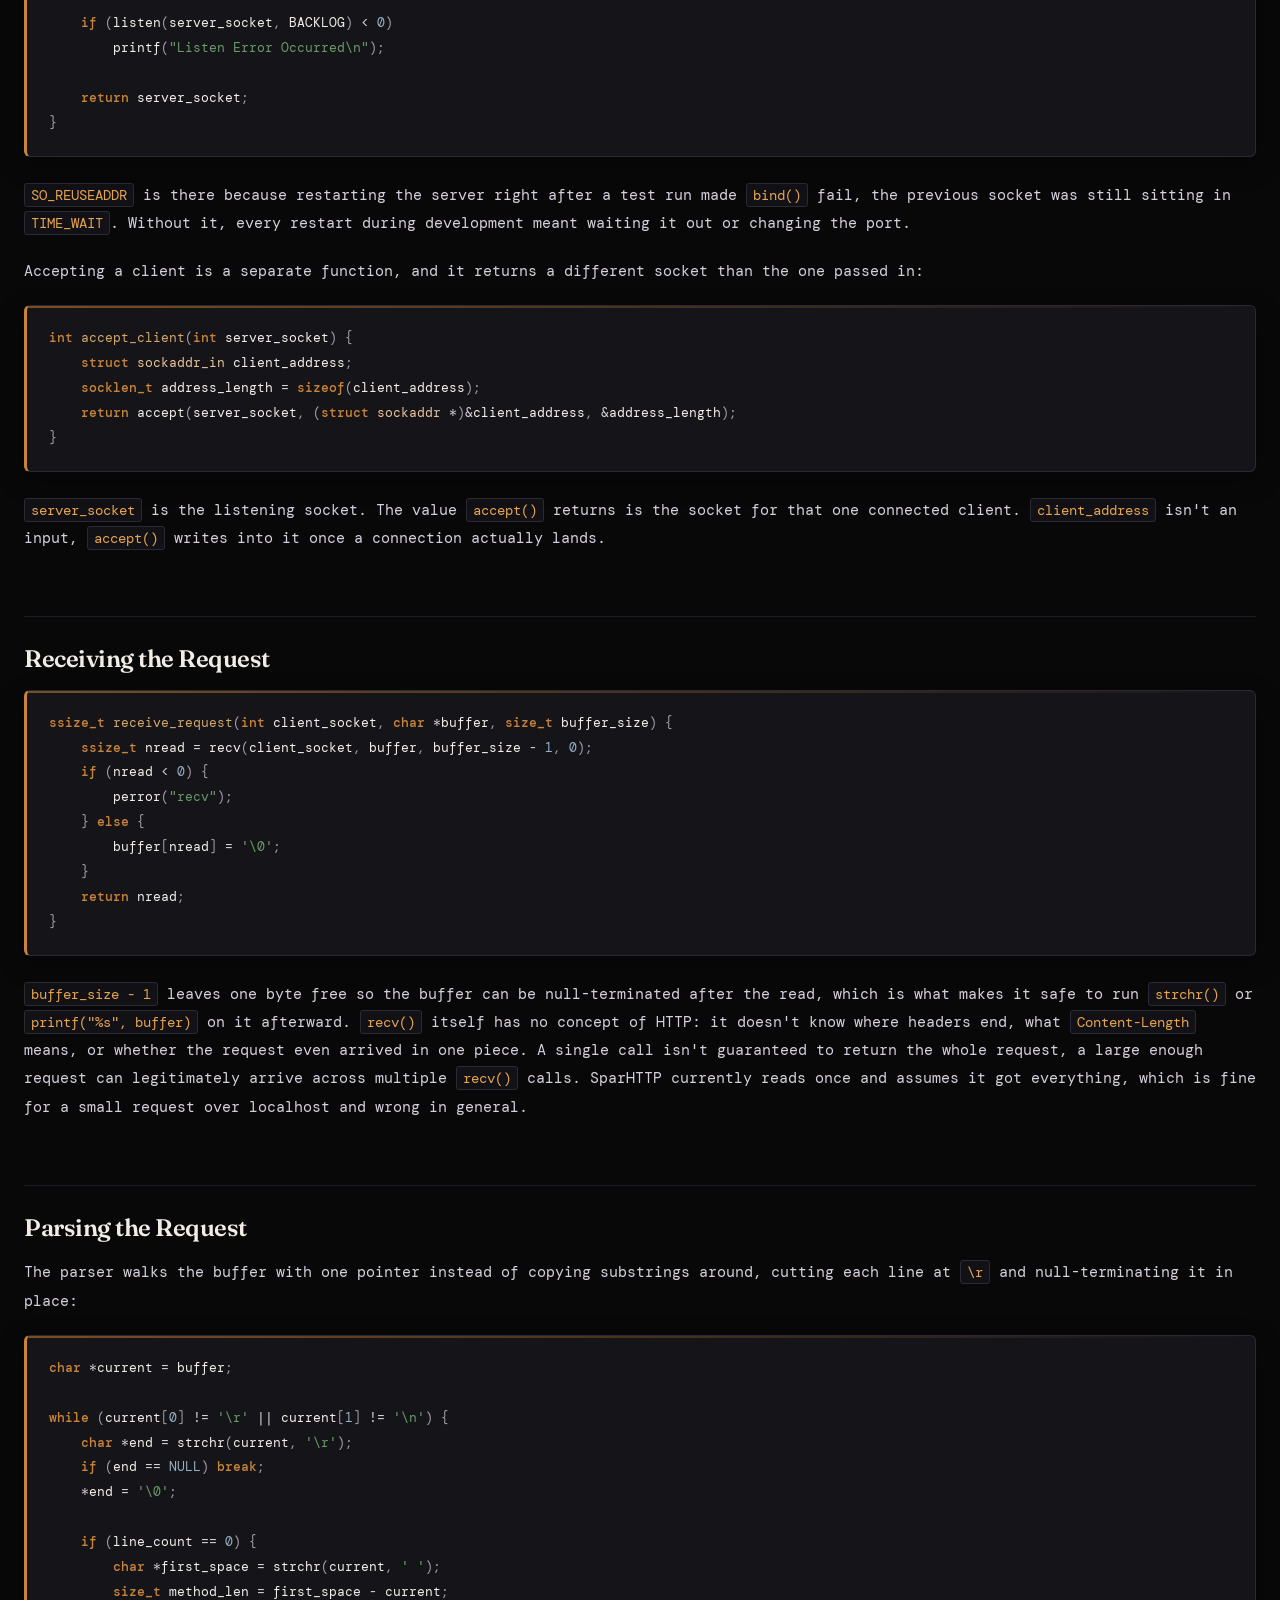
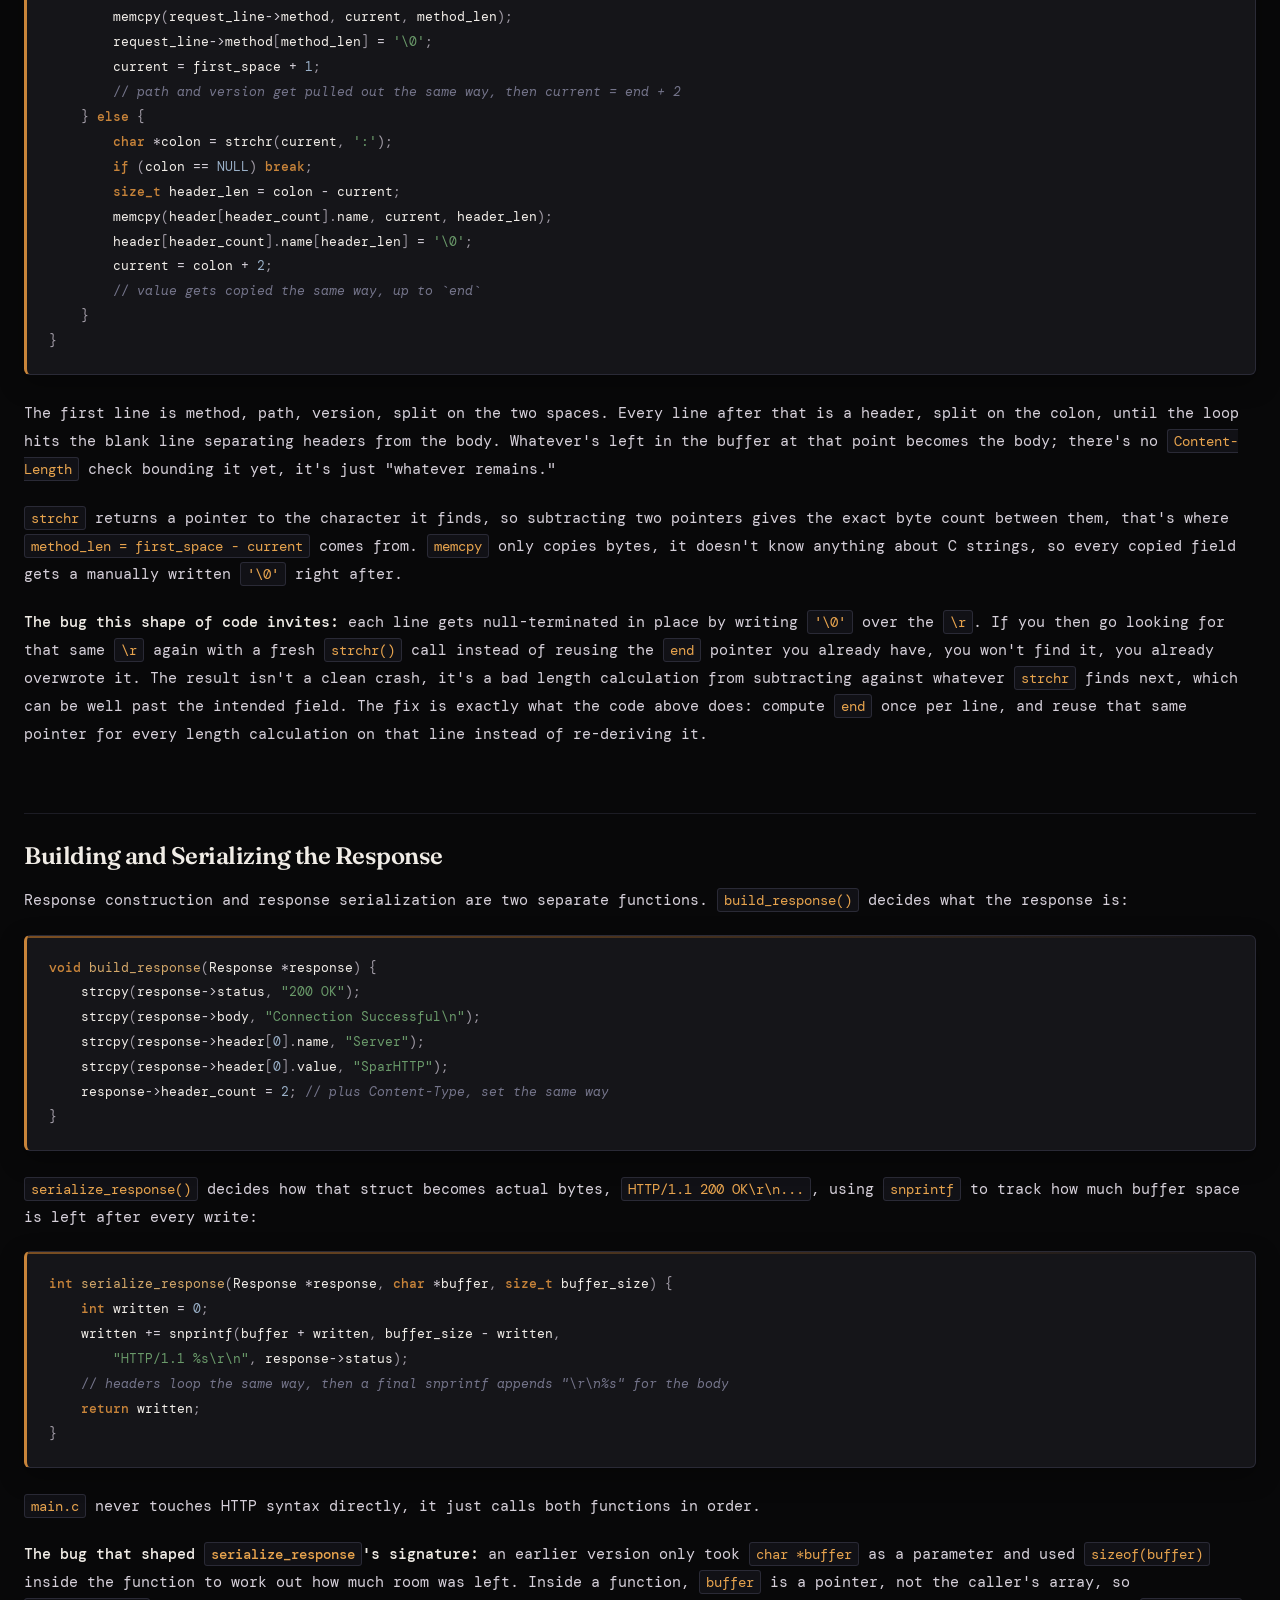
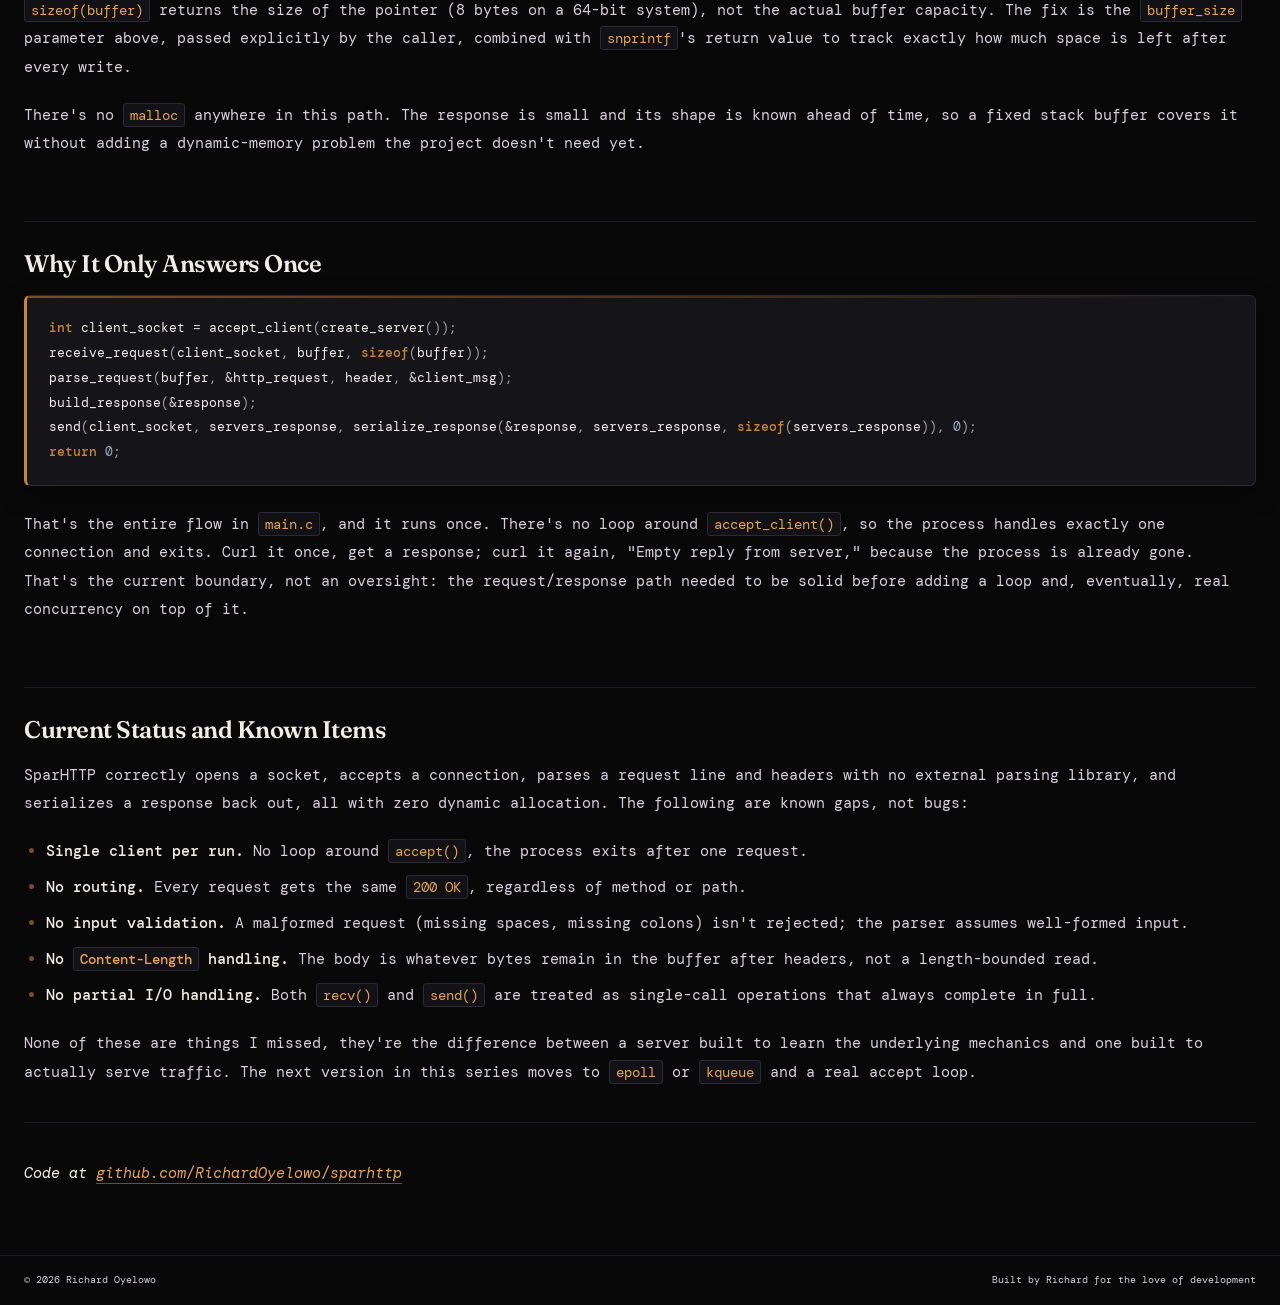
<file: blog/sparhttp.html>
<!DOCTYPE html>
<html lang="en">
<head>
  <meta charset="UTF-8">
  <meta name="viewport" content="width=device-width, initial-scale=1.0">
  <title>Building SparHTTP: An HTTP Server From Raw Sockets in C &bull; Richard Oyelowo</title>
  <link rel="icon" href="data:image/svg+xml,<svg xmlns='http://www.w3.org/2000/svg' viewBox='0 0 100 100'><text y='.9em' font-size='90'>&#x2699;</text></svg>">
  <link href="https://fonts.googleapis.com/css2?family=DM+Mono:wght@300;400;500&family=Fraunces:ital,opsz,wght@0,9..144,300;0,9..144,600;0,9..144,700;1,9..144,300&display=swap" rel="stylesheet">
  <link rel="stylesheet" href="../css/base.css">
  <link rel="stylesheet" href="../css/post.css">
</head>
<body>

<nav class="sub-nav">
  <a href="../" class="nav-logo">Richard Oyelowo</a>
  <a href="./" class="nav-back">&larr; All Posts</a>
</nav>

<article>
  <div class="article-meta">2026-09-25</div>
  <h1 class="article-title">Building SparHTTP: An HTTP Server From Raw Sockets in C</h1>
  <p class="article-summary">Raw sockets, byte-stream parsing with strchr and memcpy, and the two real bugs that came from modifying a buffer while still reading from it.</p>
  <div class="article-body">
<h2>What SparHTTP Is</h2>
<p>SparHTTP is a from-scratch HTTP server written in C. No framework, no parsing library, no <code>malloc</code>. It opens a raw TCP socket, accepts one client, reads the request off the wire, parses the request line and headers by hand, and sends back a fixed <code>200 OK</code>. It's blocking and single-connection: it handles one client, then exits.</p>
<p>The goal wasn't a server that could run in production. It was to see every layer between a socket and an HTTP response, the layers a framework like Flask or FastAPI normally hides. This post covers how the three files split responsibility, the two real bugs I hit while parsing and serializing, and what the server still doesn't do.</p>
<h2>Three Files, Three Responsibilities</h2>
<ul>
<li><code>server.c</code> / <code>server.h</code> — socket, bind, listen, accept</li>
<li><code>http.c</code> / <code>http.h</code> — receive, parse, build, serialize</li>
<li><code>main.c</code> — wires the two together and prints what it parsed on the way through</li>
</ul>
<p><code>server.c</code> has no idea what an HTTP header is. <code>http.c</code> has no idea a TCP connection exists. Neither file needs to know how the other one works, which made each piece easy to test and reason about on its own.</p>
<h2>Opening, Binding, and Listening</h2>
<p>Socket setup is hardcoded, not configurable: <code>127.0.0.1:41783</code>, backlog of 10.</p>
<div class="highlight"><pre><span></span><code><span class="cp">#define PORT 41783</span>
<span class="cp">#define ADDRESS "127.0.0.1"</span>
<span class="cp">#define BACKLOG 10</span>

<span class="kt">int</span><span class="w"> </span><span class="nf">create_server</span><span class="p">()</span><span class="w"> </span><span class="p">{</span>
<span class="w">    </span><span class="kt">int</span><span class="w"> </span><span class="n">server_socket</span><span class="w"> </span><span class="o">=</span><span class="w"> </span><span class="n">socket</span><span class="p">(</span><span class="n">AF_INET</span><span class="p">,</span><span class="w"> </span><span class="n">SOCK_STREAM</span><span class="p">,</span><span class="w"> </span><span class="mi">0</span><span class="p">);</span>
<span class="w">    </span><span class="k">struct</span><span class="w"> </span><span class="nc">sockaddr_in</span><span class="w"> </span><span class="n">server_address</span><span class="p">;</span>
<span class="w">    </span><span class="kt">socklen_t</span><span class="w"> </span><span class="n">address_length</span><span class="w"> </span><span class="o">=</span><span class="w"> </span><span class="k">sizeof</span><span class="p">(</span><span class="n">server_address</span><span class="p">);</span>

<span class="w">    </span><span class="n">server_address</span><span class="p">.</span><span class="n">sin_family</span><span class="w"> </span><span class="o">=</span><span class="w"> </span><span class="n">AF_INET</span><span class="p">;</span>
<span class="w">    </span><span class="n">server_address</span><span class="p">.</span><span class="n">sin_port</span><span class="w"> </span><span class="o">=</span><span class="w"> </span><span class="n">htons</span><span class="p">(</span><span class="n">PORT</span><span class="p">);</span>
<span class="w">    </span><span class="n">inet_pton</span><span class="p">(</span><span class="n">AF_INET</span><span class="p">,</span><span class="w"> </span><span class="n">ADDRESS</span><span class="p">,</span><span class="w"> </span><span class="o">&amp;</span><span class="n">server_address</span><span class="p">.</span><span class="n">sin_addr</span><span class="p">);</span>

<span class="w">    </span><span class="kt">int</span><span class="w"> </span><span class="n">reuse</span><span class="w"> </span><span class="o">=</span><span class="w"> </span><span class="mi">1</span><span class="p">;</span>
<span class="w">    </span><span class="n">setsockopt</span><span class="p">(</span><span class="n">server_socket</span><span class="p">,</span><span class="w"> </span><span class="n">SOL_SOCKET</span><span class="p">,</span><span class="w"> </span><span class="n">SO_REUSEADDR</span><span class="p">,</span><span class="w"> </span><span class="o">&amp;</span><span class="n">reuse</span><span class="p">,</span><span class="w"> </span><span class="k">sizeof</span><span class="p">(</span><span class="n">reuse</span><span class="p">));</span>

<span class="w">    </span><span class="k">if</span><span class="w"> </span><span class="p">(</span><span class="n">bind</span><span class="p">(</span><span class="n">server_socket</span><span class="p">,</span><span class="w"> </span><span class="p">(</span><span class="k">struct</span><span class="w"> </span><span class="nc">sockaddr</span><span class="w"> </span><span class="o">*</span><span class="p">)</span><span class="o">&amp;</span><span class="n">server_address</span><span class="p">,</span><span class="w"> </span><span class="n">address_length</span><span class="p">)</span><span class="w"> </span><span class="o">&lt;</span><span class="w"> </span><span class="mi">0</span><span class="p">)</span>
<span class="w">        </span><span class="n">printf</span><span class="p">(</span><span class="s">"Binding Error Occurred</span><span class="se">\n</span><span class="s">"</span><span class="p">);</span>

<span class="w">    </span><span class="k">if</span><span class="w"> </span><span class="p">(</span><span class="n">listen</span><span class="p">(</span><span class="n">server_socket</span><span class="p">,</span><span class="w"> </span><span class="n">BACKLOG</span><span class="p">)</span><span class="w"> </span><span class="o">&lt;</span><span class="w"> </span><span class="mi">0</span><span class="p">)</span>
<span class="w">        </span><span class="n">printf</span><span class="p">(</span><span class="s">"Listen Error Occurred</span><span class="se">\n</span><span class="s">"</span><span class="p">);</span>

<span class="w">    </span><span class="k">return</span><span class="w"> </span><span class="n">server_socket</span><span class="p">;</span>
<span class="p">}</span>
</code></pre></div>

<p><code>SO_REUSEADDR</code> is there because restarting the server right after a test run made <code>bind()</code> fail, the previous socket was still sitting in <code>TIME_WAIT</code>. Without it, every restart during development meant waiting it out or changing the port.</p>
<p>Accepting a client is a separate function, and it returns a different socket than the one passed in:</p>
<div class="highlight"><pre><span></span><code><span class="kt">int</span><span class="w"> </span><span class="nf">accept_client</span><span class="p">(</span><span class="kt">int</span><span class="w"> </span><span class="n">server_socket</span><span class="p">)</span><span class="w"> </span><span class="p">{</span>
<span class="w">    </span><span class="k">struct</span><span class="w"> </span><span class="nc">sockaddr_in</span><span class="w"> </span><span class="n">client_address</span><span class="p">;</span>
<span class="w">    </span><span class="kt">socklen_t</span><span class="w"> </span><span class="n">address_length</span><span class="w"> </span><span class="o">=</span><span class="w"> </span><span class="k">sizeof</span><span class="p">(</span><span class="n">client_address</span><span class="p">);</span>
<span class="w">    </span><span class="k">return</span><span class="w"> </span><span class="n">accept</span><span class="p">(</span><span class="n">server_socket</span><span class="p">,</span><span class="w"> </span><span class="p">(</span><span class="k">struct</span><span class="w"> </span><span class="nc">sockaddr</span><span class="w"> </span><span class="o">*</span><span class="p">)</span><span class="o">&amp;</span><span class="n">client_address</span><span class="p">,</span><span class="w"> </span><span class="o">&amp;</span><span class="n">address_length</span><span class="p">);</span>
<span class="p">}</span>
</code></pre></div>

<p><code>server_socket</code> is the listening socket. The value <code>accept()</code> returns is the socket for that one connected client. <code>client_address</code> isn't an input, <code>accept()</code> writes into it once a connection actually lands.</p>
<h2>Receiving the Request</h2>
<div class="highlight"><pre><span></span><code><span class="kt">ssize_t</span><span class="w"> </span><span class="nf">receive_request</span><span class="p">(</span><span class="kt">int</span><span class="w"> </span><span class="n">client_socket</span><span class="p">,</span><span class="w"> </span><span class="kt">char</span><span class="w"> </span><span class="o">*</span><span class="n">buffer</span><span class="p">,</span><span class="w"> </span><span class="kt">size_t</span><span class="w"> </span><span class="n">buffer_size</span><span class="p">)</span><span class="w"> </span><span class="p">{</span>
<span class="w">    </span><span class="kt">ssize_t</span><span class="w"> </span><span class="n">nread</span><span class="w"> </span><span class="o">=</span><span class="w"> </span><span class="n">recv</span><span class="p">(</span><span class="n">client_socket</span><span class="p">,</span><span class="w"> </span><span class="n">buffer</span><span class="p">,</span><span class="w"> </span><span class="n">buffer_size</span><span class="w"> </span><span class="o">-</span><span class="w"> </span><span class="mi">1</span><span class="p">,</span><span class="w"> </span><span class="mi">0</span><span class="p">);</span>
<span class="w">    </span><span class="k">if</span><span class="w"> </span><span class="p">(</span><span class="n">nread</span><span class="w"> </span><span class="o">&lt;</span><span class="w"> </span><span class="mi">0</span><span class="p">)</span><span class="w"> </span><span class="p">{</span>
<span class="w">        </span><span class="n">perror</span><span class="p">(</span><span class="s">"recv"</span><span class="p">);</span>
<span class="w">    </span><span class="p">}</span><span class="w"> </span><span class="k">else</span><span class="w"> </span><span class="p">{</span>
<span class="w">        </span><span class="n">buffer</span><span class="p">[</span><span class="n">nread</span><span class="p">]</span><span class="w"> </span><span class="o">=</span><span class="w"> </span><span class="sc">'\0'</span><span class="p">;</span>
<span class="w">    </span><span class="p">}</span>
<span class="w">    </span><span class="k">return</span><span class="w"> </span><span class="n">nread</span><span class="p">;</span>
<span class="p">}</span>
</code></pre></div>

<p><code>buffer_size - 1</code> leaves one byte free so the buffer can be null-terminated after the read, which is what makes it safe to run <code>strchr()</code> or <code>printf("%s", buffer)</code> on it afterward. <code>recv()</code> itself has no concept of HTTP: it doesn't know where headers end, what <code>Content-Length</code> means, or whether the request even arrived in one piece. A single call isn't guaranteed to return the whole request, a large enough request can legitimately arrive across multiple <code>recv()</code> calls. SparHTTP currently reads once and assumes it got everything, which is fine for a small request over localhost and wrong in general.</p>
<h2>Parsing the Request</h2>
<p>The parser walks the buffer with one pointer instead of copying substrings around, cutting each line at <code>\r</code> and null-terminating it in place:</p>
<div class="highlight"><pre><span></span><code><span class="kt">char</span><span class="w"> </span><span class="o">*</span><span class="n">current</span><span class="w"> </span><span class="o">=</span><span class="w"> </span><span class="n">buffer</span><span class="p">;</span>

<span class="k">while</span><span class="w"> </span><span class="p">(</span><span class="n">current</span><span class="p">[</span><span class="mi">0</span><span class="p">]</span><span class="w"> </span><span class="o">!=</span><span class="w"> </span><span class="sc">'\r'</span><span class="w"> </span><span class="o">||</span><span class="w"> </span><span class="n">current</span><span class="p">[</span><span class="mi">1</span><span class="p">]</span><span class="w"> </span><span class="o">!=</span><span class="w"> </span><span class="sc">'\n'</span><span class="p">)</span><span class="w"> </span><span class="p">{</span>
<span class="w">    </span><span class="kt">char</span><span class="w"> </span><span class="o">*</span><span class="n">end</span><span class="w"> </span><span class="o">=</span><span class="w"> </span><span class="n">strchr</span><span class="p">(</span><span class="n">current</span><span class="p">,</span><span class="w"> </span><span class="sc">'\r'</span><span class="p">);</span>
<span class="w">    </span><span class="k">if</span><span class="w"> </span><span class="p">(</span><span class="n">end</span><span class="w"> </span><span class="o">==</span><span class="w"> </span><span class="nb">NULL</span><span class="p">)</span><span class="w"> </span><span class="k">break</span><span class="p">;</span>
<span class="w">    </span><span class="o">*</span><span class="n">end</span><span class="w"> </span><span class="o">=</span><span class="w"> </span><span class="sc">'\0'</span><span class="p">;</span>

<span class="w">    </span><span class="k">if</span><span class="w"> </span><span class="p">(</span><span class="n">line_count</span><span class="w"> </span><span class="o">==</span><span class="w"> </span><span class="mi">0</span><span class="p">)</span><span class="w"> </span><span class="p">{</span>
<span class="w">        </span><span class="kt">char</span><span class="w"> </span><span class="o">*</span><span class="n">first_space</span><span class="w"> </span><span class="o">=</span><span class="w"> </span><span class="n">strchr</span><span class="p">(</span><span class="n">current</span><span class="p">,</span><span class="w"> </span><span class="sc">' '</span><span class="p">);</span>
<span class="w">        </span><span class="kt">size_t</span><span class="w"> </span><span class="n">method_len</span><span class="w"> </span><span class="o">=</span><span class="w"> </span><span class="n">first_space</span><span class="w"> </span><span class="o">-</span><span class="w"> </span><span class="n">current</span><span class="p">;</span>
<span class="w">        </span><span class="n">memcpy</span><span class="p">(</span><span class="n">request_line</span><span class="o">-&gt;</span><span class="n">method</span><span class="p">,</span><span class="w"> </span><span class="n">current</span><span class="p">,</span><span class="w"> </span><span class="n">method_len</span><span class="p">);</span>
<span class="w">        </span><span class="n">request_line</span><span class="o">-&gt;</span><span class="n">method</span><span class="p">[</span><span class="n">method_len</span><span class="p">]</span><span class="w"> </span><span class="o">=</span><span class="w"> </span><span class="sc">'\0'</span><span class="p">;</span>
<span class="w">        </span><span class="n">current</span><span class="w"> </span><span class="o">=</span><span class="w"> </span><span class="n">first_space</span><span class="w"> </span><span class="o">+</span><span class="w"> </span><span class="mi">1</span><span class="p">;</span>
<span class="w">        </span><span class="c1">// path and version get pulled out the same way, then current = end + 2</span>
<span class="w">    </span><span class="p">}</span><span class="w"> </span><span class="k">else</span><span class="w"> </span><span class="p">{</span>
<span class="w">        </span><span class="kt">char</span><span class="w"> </span><span class="o">*</span><span class="n">colon</span><span class="w"> </span><span class="o">=</span><span class="w"> </span><span class="n">strchr</span><span class="p">(</span><span class="n">current</span><span class="p">,</span><span class="w"> </span><span class="sc">':'</span><span class="p">);</span>
<span class="w">        </span><span class="k">if</span><span class="w"> </span><span class="p">(</span><span class="n">colon</span><span class="w"> </span><span class="o">==</span><span class="w"> </span><span class="nb">NULL</span><span class="p">)</span><span class="w"> </span><span class="k">break</span><span class="p">;</span>
<span class="w">        </span><span class="kt">size_t</span><span class="w"> </span><span class="n">header_len</span><span class="w"> </span><span class="o">=</span><span class="w"> </span><span class="n">colon</span><span class="w"> </span><span class="o">-</span><span class="w"> </span><span class="n">current</span><span class="p">;</span>
<span class="w">        </span><span class="n">memcpy</span><span class="p">(</span><span class="n">header</span><span class="p">[</span><span class="n">header_count</span><span class="p">].</span><span class="n">name</span><span class="p">,</span><span class="w"> </span><span class="n">current</span><span class="p">,</span><span class="w"> </span><span class="n">header_len</span><span class="p">);</span>
<span class="w">        </span><span class="n">header</span><span class="p">[</span><span class="n">header_count</span><span class="p">].</span><span class="n">name</span><span class="p">[</span><span class="n">header_len</span><span class="p">]</span><span class="w"> </span><span class="o">=</span><span class="w"> </span><span class="sc">'\0'</span><span class="p">;</span>
<span class="w">        </span><span class="n">current</span><span class="w"> </span><span class="o">=</span><span class="w"> </span><span class="n">colon</span><span class="w"> </span><span class="o">+</span><span class="w"> </span><span class="mi">2</span><span class="p">;</span>
<span class="w">        </span><span class="c1">// value gets copied the same way, up to `end`</span>
<span class="w">    </span><span class="p">}</span>
<span class="p">}</span>
</code></pre></div>

<p>The first line is method, path, version, split on the two spaces. Every line after that is a header, split on the colon, until the loop hits the blank line separating headers from the body. Whatever's left in the buffer at that point becomes the body; there's no <code>Content-Length</code> check bounding it yet, it's just "whatever remains."</p>
<p><code>strchr</code> returns a pointer to the character it finds, so subtracting two pointers gives the exact byte count between them, that's where <code>method_len = first_space - current</code> comes from. <code>memcpy</code> only copies bytes, it doesn't know anything about C strings, so every copied field gets a manually written <code>'\0'</code> right after.</p>
<p><strong>The bug this shape of code invites:</strong> each line gets null-terminated in place by writing <code>'\0'</code> over the <code>\r</code>. If you then go looking for that same <code>\r</code> again with a fresh <code>strchr()</code> call instead of reusing the <code>end</code> pointer you already have, you won't find it, you already overwrote it. The result isn't a clean crash, it's a bad length calculation from subtracting against whatever <code>strchr</code> finds next, which can be well past the intended field. The fix is exactly what the code above does: compute <code>end</code> once per line, and reuse that same pointer for every length calculation on that line instead of re-deriving it.</p>
<h2>Building and Serializing the Response</h2>
<p>Response construction and response serialization are two separate functions. <code>build_response()</code> decides what the response is:</p>
<div class="highlight"><pre><span></span><code><span class="kt">void</span><span class="w"> </span><span class="nf">build_response</span><span class="p">(</span><span class="n">Response</span><span class="w"> </span><span class="o">*</span><span class="n">response</span><span class="p">)</span><span class="w"> </span><span class="p">{</span>
<span class="w">    </span><span class="n">strcpy</span><span class="p">(</span><span class="n">response</span><span class="o">-&gt;</span><span class="n">status</span><span class="p">,</span><span class="w"> </span><span class="s">"200 OK"</span><span class="p">);</span>
<span class="w">    </span><span class="n">strcpy</span><span class="p">(</span><span class="n">response</span><span class="o">-&gt;</span><span class="n">body</span><span class="p">,</span><span class="w"> </span><span class="s">"Connection Successful</span><span class="se">\n</span><span class="s">"</span><span class="p">);</span>
<span class="w">    </span><span class="n">strcpy</span><span class="p">(</span><span class="n">response</span><span class="o">-&gt;</span><span class="n">header</span><span class="p">[</span><span class="mi">0</span><span class="p">].</span><span class="n">name</span><span class="p">,</span><span class="w"> </span><span class="s">"Server"</span><span class="p">);</span>
<span class="w">    </span><span class="n">strcpy</span><span class="p">(</span><span class="n">response</span><span class="o">-&gt;</span><span class="n">header</span><span class="p">[</span><span class="mi">0</span><span class="p">].</span><span class="n">value</span><span class="p">,</span><span class="w"> </span><span class="s">"SparHTTP"</span><span class="p">);</span>
<span class="w">    </span><span class="n">response</span><span class="o">-&gt;</span><span class="n">header_count</span><span class="w"> </span><span class="o">=</span><span class="w"> </span><span class="mi">2</span><span class="p">;</span><span class="w"> </span><span class="c1">// plus Content-Type, set the same way</span>
<span class="p">}</span>
</code></pre></div>

<p><code>serialize_response()</code> decides how that struct becomes actual bytes, <code>HTTP/1.1 200 OK\r\n...</code>, using <code>snprintf</code> to track how much buffer space is left after every write:</p>
<div class="highlight"><pre><span></span><code><span class="kt">int</span><span class="w"> </span><span class="nf">serialize_response</span><span class="p">(</span><span class="n">Response</span><span class="w"> </span><span class="o">*</span><span class="n">response</span><span class="p">,</span><span class="w"> </span><span class="kt">char</span><span class="w"> </span><span class="o">*</span><span class="n">buffer</span><span class="p">,</span><span class="w"> </span><span class="kt">size_t</span><span class="w"> </span><span class="n">buffer_size</span><span class="p">)</span><span class="w"> </span><span class="p">{</span>
<span class="w">    </span><span class="kt">int</span><span class="w"> </span><span class="n">written</span><span class="w"> </span><span class="o">=</span><span class="w"> </span><span class="mi">0</span><span class="p">;</span>
<span class="w">    </span><span class="n">written</span><span class="w"> </span><span class="o">+=</span><span class="w"> </span><span class="n">snprintf</span><span class="p">(</span><span class="n">buffer</span><span class="w"> </span><span class="o">+</span><span class="w"> </span><span class="n">written</span><span class="p">,</span><span class="w"> </span><span class="n">buffer_size</span><span class="w"> </span><span class="o">-</span><span class="w"> </span><span class="n">written</span><span class="p">,</span>
<span class="w">        </span><span class="s">"HTTP/1.1 %s</span><span class="se">\r\n</span><span class="s">"</span><span class="p">,</span><span class="w"> </span><span class="n">response</span><span class="o">-&gt;</span><span class="n">status</span><span class="p">);</span>
<span class="w">    </span><span class="c1">// headers loop the same way, then a final snprintf appends "\r\n%s" for the body</span>
<span class="w">    </span><span class="k">return</span><span class="w"> </span><span class="n">written</span><span class="p">;</span>
<span class="p">}</span>
</code></pre></div>

<p><code>main.c</code> never touches HTTP syntax directly, it just calls both functions in order.</p>
<p><strong>The bug that shaped <code>serialize_response</code>'s signature:</strong> an earlier version only took <code>char *buffer</code> as a parameter and used <code>sizeof(buffer)</code> inside the function to work out how much room was left. Inside a function, <code>buffer</code> is a pointer, not the caller's array, so <code>sizeof(buffer)</code> returns the size of the pointer (8 bytes on a 64-bit system), not the actual buffer capacity. The fix is the <code>buffer_size</code> parameter above, passed explicitly by the caller, combined with <code>snprintf</code>'s return value to track exactly how much space is left after every write.</p>
<p>There's no <code>malloc</code> anywhere in this path. The response is small and its shape is known ahead of time, so a fixed stack buffer covers it without adding a dynamic-memory problem the project doesn't need yet.</p>
<h2>Why It Only Answers Once</h2>
<div class="highlight"><pre><span></span><code><span class="kt">int</span><span class="w"> </span><span class="n">client_socket</span><span class="w"> </span><span class="o">=</span><span class="w"> </span><span class="n">accept_client</span><span class="p">(</span><span class="n">create_server</span><span class="p">());</span>
<span class="n">receive_request</span><span class="p">(</span><span class="n">client_socket</span><span class="p">,</span><span class="w"> </span><span class="n">buffer</span><span class="p">,</span><span class="w"> </span><span class="k">sizeof</span><span class="p">(</span><span class="n">buffer</span><span class="p">));</span>
<span class="n">parse_request</span><span class="p">(</span><span class="n">buffer</span><span class="p">,</span><span class="w"> </span><span class="o">&amp;</span><span class="n">http_request</span><span class="p">,</span><span class="w"> </span><span class="n">header</span><span class="p">,</span><span class="w"> </span><span class="o">&amp;</span><span class="n">client_msg</span><span class="p">);</span>
<span class="n">build_response</span><span class="p">(</span><span class="o">&amp;</span><span class="n">response</span><span class="p">);</span>
<span class="n">send</span><span class="p">(</span><span class="n">client_socket</span><span class="p">,</span><span class="w"> </span><span class="n">servers_response</span><span class="p">,</span><span class="w"> </span><span class="n">serialize_response</span><span class="p">(</span><span class="o">&amp;</span><span class="n">response</span><span class="p">,</span><span class="w"> </span><span class="n">servers_response</span><span class="p">,</span><span class="w"> </span><span class="k">sizeof</span><span class="p">(</span><span class="n">servers_response</span><span class="p">)),</span><span class="w"> </span><span class="mi">0</span><span class="p">);</span>
<span class="k">return</span><span class="w"> </span><span class="mi">0</span><span class="p">;</span>
</code></pre></div>

<p>That's the entire flow in <code>main.c</code>, and it runs once. There's no loop around <code>accept_client()</code>, so the process handles exactly one connection and exits. Curl it once, get a response; curl it again, "Empty reply from server," because the process is already gone. That's the current boundary, not an oversight: the request/response path needed to be solid before adding a loop and, eventually, real concurrency on top of it.</p>
<h2>Current Status and Known Items</h2>
<p>SparHTTP correctly opens a socket, accepts a connection, parses a request line and headers with no external parsing library, and serializes a response back out, all with zero dynamic allocation. The following are known gaps, not bugs:</p>
<ul>
<li><strong>Single client per run.</strong> No loop around <code>accept()</code>, the process exits after one request.</li>
<li><strong>No routing.</strong> Every request gets the same <code>200 OK</code>, regardless of method or path.</li>
<li><strong>No input validation.</strong> A malformed request (missing spaces, missing colons) isn't rejected; the parser assumes well-formed input.</li>
<li><strong>No <code>Content-Length</code> handling.</strong> The body is whatever bytes remain in the buffer after headers, not a length-bounded read.</li>
<li><strong>No partial I/O handling.</strong> Both <code>recv()</code> and <code>send()</code> are treated as single-call operations that always complete in full.</li>
</ul>
<p>None of these are things I missed, they're the difference between a server built to learn the underlying mechanics and one built to actually serve traffic. The next version in this series moves to <code>epoll</code> or <code>kqueue</code> and a real accept loop.</p>
<hr />
<p><em>Code at <a href="https://github.com/RichardOyelowo/sparhttp">github.com/RichardOyelowo/sparhttp</a></em></p>
  </div>
</article>

<footer role="contentinfo">
  <div class="footer-inner">
    <span class="footer-text">&copy; 2026 Richard Oyelowo</span>
    <span class="footer-text">Built by Richard for the love of development</span>
  </div>
</footer>

</body>
</html>
</file>
<file: css/base.css>
/* ============================================================
   BASE — shared design tokens, reset, nav, footer, animations
   Used by ALL pages: homepage, blog listing, blog posts
   ============================================================ */

:root {
  --bg: #080809;
  --bg2: #0d0d10;
  --bg3: #111116;
  --bg4: #151519;
  --border: #1c1c24;
  --border-hi: #2a2a36;
  --amber: #c8843a;
  --amber-bright: #e8a44e;
  --amber-dim: #7a4e22;
  --amber-glow: rgba(200,132,58,0.07);
  --amber-glow-strong: rgba(200,132,58,0.14);
  --amber-glow-subtle: rgba(200,132,58,0.04);
  --text: #f2eee9;
  --text-dim: #a39da8;
  --text-mid: #d6d0da;
  --green: #3a8a5a;
  --green-glow: rgba(58,138,90,0.15);
  --white: #f0ece6;
  --focus-ring: 0 0 0 2px var(--bg), 0 0 0 4px var(--amber);
  --max-w: 1280px;
  --page-pad: 24px;
}

/* RESET */
*, *::before, *::after { margin: 0; padding: 0; box-sizing: border-box; }

html { scroll-behavior: smooth; min-height: 100%; }

body {
  background: var(--bg); color: var(--text);
  font-family: 'DM Mono', monospace; font-weight: 400; line-height: 1.7; overflow-x: hidden;
  display: flex; flex-direction: column; min-height: 100vh;
  -ms-overflow-style: none;  /* IE and Edge */
  scrollbar-width: none;     /* Firefox */
}

body::-webkit-scrollbar {
  display: none;             /* Chrome, Safari, Opera */
}

main { flex: 1; }
img, video, svg { max-width: 100%; display: block; }

a:focus-visible, button:focus-visible {
  outline: none; box-shadow: var(--focus-ring); border-radius: 3px;
}

/* SKIP LINK */
.skip-link {
  position: absolute; top: -100%; left: 16px;
  padding: 10px 18px; background: var(--amber); color: #000;
  font-family: 'DM Mono', monospace; font-size: 0.75rem; font-weight: 500;
  text-decoration: none; border-radius: 0 0 4px 4px; z-index: 200; transition: top 0.15s;
}
.skip-link:focus { top: 0; }

/* CONTAINER */
.container {
  max-width: var(--max-w);
  margin: 0 auto;
  padding: 0 var(--page-pad);
  width: 100%;
}

/* NAV */
nav {
  position: fixed; top: 0; left: 0; right: 0; z-index: 100;
  padding: 16px var(--page-pad); display: flex; align-items: center;
  justify-content: space-between; transition: all 0.3s;
}
nav.scrolled {
  background: rgba(8,8,9,0.96); border-bottom: 1px solid var(--border);
  backdrop-filter: blur(12px);
}
.nav-logo {
  font-family: 'Fraunces', serif; font-size: 1rem; font-weight: 600;
  color: var(--white); text-decoration: none;
}

/* SUB-PAGE NAV (blog listing + posts) */
nav.sub-nav {
  background: rgba(8,8,9,0.96); border-bottom: 1px solid var(--border);
  backdrop-filter: blur(12px);
}
.nav-back {
  font-size: 0.65rem; letter-spacing: 1.5px; text-transform: uppercase;
  color: var(--amber); text-decoration: none;
  border-bottom: 1px solid var(--amber-dim); padding-bottom: 2px; transition: color 0.2s;
}
.nav-back:hover { color: var(--amber-bright); }

/* FOOTER */
footer {
  padding: 16px 0; border-top: 1px solid var(--border); margin-top: auto;
}
.footer-inner {
  max-width: var(--max-w); margin: 0 auto; padding: 0 var(--page-pad);
  display: flex; justify-content: space-between; align-items: center;
}
.footer-text {
  font-size: 0.62rem;
  color: var(--text-mid);
}

/* ANIMATIONS */
@keyframes fadeUp { from { opacity: 0; transform: translateY(18px); } to { opacity: 1; transform: translateY(0); } }
@keyframes fadeIn { from { opacity: 0; } to { opacity: 1; } }
@keyframes pulse { 0%, 100% { opacity: 1; } 50% { opacity: 0.3; } }
.reveal { opacity: 0; transform: translateY(20px); transition: opacity 0.55s ease, transform 0.55s ease; }
.reveal.visible { opacity: 1; transform: translateY(0); }

/* REDUCED MOTION */
@media (prefers-reduced-motion: reduce) {
  *, *::before, *::after {
    animation-duration: 0.01ms !important; animation-iteration-count: 1 !important;
    transition-duration: 0.01ms !important; scroll-behavior: auto !important;
  }
  .reveal { opacity: 1; transform: none; }
}

/* RESPONSIVE BASE */
@media (max-width: 1024px) {
  :root { --page-pad: 20px; }
}
@media (max-width: 600px) {
  :root { --page-pad: 16px; }
  .footer-inner {
    flex-direction: column; gap: 6px; text-align: center;
  }
}
</file>
<file: css/homepage.css>
/* ============================================================
   HOMEPAGE — index.html specific styles
   ============================================================ */

/* NAV LINKS (homepage only) */
.nav-links { display: flex; gap: 24px; list-style: none; }
.nav-links a {
  font-size: 0.65rem; letter-spacing: 1.5px; text-transform: uppercase;
  color: var(--text-dim); text-decoration: none; transition: color 0.2s; padding: 4px 0;
}
.nav-links a:hover { color: var(--amber); }
.nav-toggle {
  display: none; background: none; border: 1px solid var(--border);
  border-radius: 4px; padding: 6px 10px; cursor: pointer;
  color: var(--text); font-size: 1.1rem; line-height: 1;
}

/* ============================================================
   HERO
   ============================================================ */
.hero {
  min-height: 40vh; padding: 120px 0 60px; position: relative; z-index: 1;
}
.hero .container {
  display: grid; grid-template-columns: 1fr auto;
  align-items: center; gap: 48px;
}
.hero-eyebrow {
  font-size: 0.65rem; letter-spacing: 3px; text-transform: uppercase;
  color: var(--amber); margin-bottom: 18px;
  opacity: 0; animation: fadeUp 0.5s ease forwards 0.2s;
}
.hero-name {
  font-family: 'Fraunces', serif; font-size: clamp(3rem, 6vw, 5.5rem);
  font-weight: 700; line-height: 0.95; color: var(--white);
  letter-spacing: -2px; margin-bottom: 16px;
  opacity: 0; animation: fadeUp 0.6s ease forwards 0.3s;
}
.hero-name em { font-style: italic; font-weight: 300; color: var(--amber); }
.hero-desc {
  font-size: 0.82rem; color: var(--text-mid); max-width: 460px;
  line-height: 1.9; margin-bottom: 28px;
  opacity: 0; animation: fadeUp 0.6s ease forwards 0.45s;
}
.hero-cta {
  display: flex; align-items: center; gap: 20px;
  opacity: 0; animation: fadeUp 0.6s ease forwards 0.6s;
}
.btn-primary {
  display: inline-block; padding: 12px 26px; background: var(--amber); color: #000;
  font-family: 'DM Mono', monospace; font-size: 0.7rem; font-weight: 500;
  letter-spacing: 1px; text-transform: uppercase; text-decoration: none;
  border-radius: 4px; transition: all 0.2s;
}
.btn-primary:hover { background: #e09a50; transform: translateY(-1px); }
.btn-ghost {
  font-size: 0.7rem; letter-spacing: 1px; text-transform: uppercase;
  color: var(--text-mid); text-decoration: none;
  border-bottom: 1px solid var(--border); padding-bottom: 2px; transition: all 0.2s;
}
.btn-ghost:hover { color: var(--text); border-color: var(--text-mid); }

.hero-stats {
  display: grid; grid-template-columns: 1fr 1fr; gap: 1px;
  background: var(--border); border: 1px solid var(--border);
  border-radius: 10px; overflow: hidden;
  opacity: 0; animation: fadeIn 0.8s ease forwards 0.7s;
}
.stat { background: var(--bg); padding: 20px 24px; text-align: center; }
.stat-num {
  font-family: 'Fraunces', serif; font-size: 1.9rem; font-weight: 600;
  color: var(--white); line-height: 1;
}
.stat-num span { color: var(--amber); }
.stat-label {
  font-size: 0.58rem; letter-spacing: 1.5px; text-transform: uppercase;
  color: var(--text-dim); margin-top: 7px;
}

/* ============================================================
   SECTIONS — minimal padding, no alt bg
   ============================================================ */
.section { padding: 56px 0; position: relative; z-index: 1; }
.section-alt { border-top: 1px solid var(--border); }
.section-label {
  font-size: 0.6rem; letter-spacing: 3px; text-transform: uppercase;
  color: var(--amber); margin-bottom: 8px;
}
.section-title {
  font-family: 'Fraunces', serif; font-size: clamp(1.6rem, 3vw, 2.4rem);
  font-weight: 600; color: var(--white); letter-spacing: -1px;
  line-height: 1.1; margin-bottom: 8px;
}
.section-sub {
  font-size: 0.78rem; color: var(--text-mid); max-width: 520px;
  line-height: 1.9; margin-bottom: 32px;
}
.section-accent::after {
  content: ''; display: block; width: 40px; height: 2px;
  background: var(--amber); margin-top: 12px; border-radius: 1px;
}

/* ============================================================
   ABOUT
   ============================================================ */
.about-grid {
  display: grid; grid-template-columns: 1fr 1fr; gap: 48px; align-items: start;
}
.about-text p { font-size: 0.8rem; color: var(--text-mid); line-height: 2; margin-bottom: 16px; }
.about-text p:last-child { margin-bottom: 0; }
.about-highlights {
  display: flex; flex-direction: column; gap: 1px;
  background: var(--border); border: 1px solid var(--border);
  border-radius: 10px; overflow: hidden;
}
.highlight-item { background: var(--bg); padding: 20px 22px; }
.highlight-item h4 {
  font-size: 0.65rem; letter-spacing: 1.5px; text-transform: uppercase;
  color: var(--amber); margin-bottom: 6px;
}
.highlight-item p { font-size: 0.74rem; color: var(--text-mid); line-height: 1.7; }

/* ============================================================
   OPEN SOURCE
   ============================================================ */
.oss-card {
  display: grid; grid-template-columns: 1fr 1fr;
  background: var(--bg3); border: 1px solid var(--amber-dim);
  border-radius: 12px; overflow: hidden;
  box-shadow: 0 0 40px var(--amber-glow-subtle), inset 0 1px 0 rgba(200,132,58,0.08);
}
.oss-left { padding: 40px; }
.oss-pill {
  display: inline-flex; align-items: center; gap: 8px;
  background: var(--amber-glow-strong); border: 1px solid var(--amber-dim);
  border-radius: 4px; padding: 5px 12px; font-size: 0.66rem;
  color: var(--amber-bright); letter-spacing: 1px; margin-bottom: 18px;
}
.oss-name {
  font-family: 'Fraunces', serif; font-size: 2rem; font-weight: 700;
  color: var(--white); letter-spacing: -1px; margin-bottom: 12px;
}
.oss-desc {
  font-size: 0.8rem; color: var(--text-mid); line-height: 1.9;
  margin-bottom: 20px;
}
.oss-features { list-style: none; margin-bottom: 28px; display: flex; flex-direction: column; gap: 8px; }
.oss-features li {
  font-size: 0.74rem; color: var(--text-mid); display: flex;
  align-items: center; gap: 10px;
}
.oss-features li::before {
  content: ''; width: 4px; height: 4px; border-radius: 50%;
  background: var(--amber-dim); flex-shrink: 0;
}
.oss-btns { display: flex; gap: 10px; }
.oss-btn {
  font-size: 0.66rem; letter-spacing: 1px; text-transform: uppercase;
  text-decoration: none; padding: 9px 18px; border-radius: 4px; transition: all 0.2s;
}
.oss-btn.solid { background: var(--amber); color: #000; font-weight: 500; }
.oss-btn.solid:hover { background: #e09a50; }
.oss-btn.outline { border: 1px solid var(--border-hi); color: var(--text-mid); }
.oss-btn.outline:hover { border-color: var(--amber-dim); color: var(--amber); }

.oss-right {
  background: #06060a; border-left: 1px solid var(--amber-dim);
  padding: 40px 32px; font-family: 'DM Mono', monospace;
  font-size: 0.74rem; line-height: 2; overflow-x: hidden; position: relative;
}
.oss-right::before {
  content: ''; position: absolute; top: 0; left: 0;
  width: 100%; height: 2px; background: linear-gradient(90deg, var(--amber-dim), transparent);
}
.cl { display: block; }
.kw { color: #c8843a; } .fn { color: #d4a86a; } .cls { color: #e8c49a; }
.str { color: #6a9a6a; } .cm { color: #333345; } .var { color: #9ab0c8; }
.dec { color: #c8843a; font-weight: 500; } .dm { color: #3a4055; }

/* ============================================================
   PROJECTS — clean card grid, no container border
   ============================================================ */
.projects-grid {
  display: grid;
  grid-template-columns: repeat(auto-fit, minmax(min(100%, 360px), 1fr));
  gap: 16px;
}
.project-card {
  background: var(--bg3); border: 1px solid var(--border);
  border-radius: 8px; padding: 28px; display: flex;
  flex-direction: column; transition: border-color 0.25s;
}
.project-card:hover { border-color: var(--amber-dim); }
.project-live { display: flex; align-items: center; gap: 8px; margin-bottom: 12px; }
.live-dot {
  width: 7px; height: 7px; border-radius: 50%; background: var(--green);
  box-shadow: 0 0 8px var(--green-glow), 0 0 16px var(--green-glow);
  animation: pulse 2s infinite;
}
.live-url {
  font-size: 0.63rem; color: var(--green); text-decoration: none; font-weight: 500;
}
.live-url:hover { color: #5ab87a; }
.project-name {
  font-family: 'Fraunces', serif; font-size: 1.3rem; font-weight: 700;
  color: var(--white); letter-spacing: -0.5px; margin-bottom: 8px;
}
.project-desc {
  font-size: 0.74rem; color: var(--text-mid); line-height: 1.85;
  flex: 1; margin-bottom: 14px;
}
.project-callout {
  font-size: 0.66rem; color: var(--amber-bright);
  background: var(--amber-glow-strong); border-left: 3px solid var(--amber);
  padding: 10px 14px; margin-bottom: 16px; line-height: 1.7; border-radius: 0 4px 4px 0;
}
.project-tags { display: flex; flex-wrap: wrap; gap: 5px; }
.tag {
  font-size: 0.58rem; padding: 3px 8px; border: 1px solid var(--border-hi);
  border-radius: 3px; color: var(--text-dim); background: var(--bg);
  transition: border-color 0.2s, color 0.2s;
}
.project-card:hover .tag { border-color: var(--border); color: var(--text-mid); }
.project-card.wip { background: var(--bg3); }
.wip-badge {
  display: inline-block; font-size: 0.58rem; letter-spacing: 1.5px;
  text-transform: uppercase; color: var(--amber);
  background: var(--amber-glow-strong); border: 1px solid var(--amber-dim);
  padding: 3px 10px; border-radius: 3px; margin-bottom: 12px;
}

/* ============================================================
   BLOG — clean card grid on homepage
   ============================================================ */
.blog-grid {
  display: grid;
  grid-template-columns: repeat(auto-fit, minmax(min(100%, 280px), 1fr));
  gap: 16px;
  min-height: 0;
}
.blog-card {
  background: var(--bg3); border: 1px solid var(--border);
  border-radius: 8px; padding: 24px; display: flex;
  flex-direction: column; transition: border-color 0.25s;
  text-decoration: none;
}
.blog-card:hover { border-color: var(--amber-dim); }
.blog-card-date {
  font-size: 0.58rem; letter-spacing: 1.5px; text-transform: uppercase;
  color: var(--amber); margin-bottom: 10px;
}
.blog-card-title {
  font-family: 'Fraunces', serif; font-size: 1.1rem; font-weight: 600;
  color: var(--white); letter-spacing: -0.3px; margin-bottom: 8px; line-height: 1.3;
}
.blog-card-excerpt { font-size: 0.72rem; color: var(--text-mid); line-height: 1.85; flex: 1; }
.blog-card-read {
  font-size: 0.62rem; letter-spacing: 1px; text-transform: uppercase;
  color: var(--amber); margin-top: 14px; border-bottom: 1px solid var(--amber-dim);
  padding-bottom: 2px; align-self: flex-start; transition: color 0.2s, border-color 0.2s;
}
.blog-card:hover .blog-card-read { color: var(--amber-bright); border-color: var(--amber); }
.blog-view-all { text-align: center; margin-top: 28px; }
.blog-view-all a {
  font-size: 0.7rem; letter-spacing: 1px; text-transform: uppercase;
  color: var(--text-mid); text-decoration: none;
  border-bottom: 1px solid var(--border); padding-bottom: 2px; transition: all 0.2s;
}
.blog-view-all a:hover { color: var(--amber); border-color: var(--amber-dim); }

/* ============================================================
   STACK — clean card grid
   ============================================================ */
.stack-grid {
  display: grid;
  grid-template-columns: repeat(auto-fit, minmax(min(100%, 200px), 1fr));
  gap: 16px;
}
.stack-group {
  background: var(--bg3); border: 1px solid var(--border);
  border-radius: 8px; padding: 24px;
}
.stack-group-title {
  font-size: 0.58rem; letter-spacing: 2px; text-transform: uppercase;
  color: var(--amber-dim); margin-bottom: 14px;
}
.stack-items { display: flex; flex-direction: column; gap: 8px; }
.stack-item {
  font-size: 0.74rem; color: var(--text-mid); display: flex;
  align-items: center; gap: 9px;
}
.stack-item::before {
  content: ''; width: 3px; height: 3px; border-radius: 50%;
  background: var(--border-hi); flex-shrink: 0;
}

/* ============================================================
   CONTACT — clean card grid
   ============================================================ */
.contact-intro {
  font-size: 0.82rem;
  color: var(--text-mid);
  line-height: 2;
  margin-bottom: 32px;
}
.contact-intro strong { color: var(--amber); font-weight: 500; }
.contact-grid {
  display: grid;
  grid-template-columns: repeat(auto-fit, minmax(min(100%, 180px), 1fr));
  gap: 16px;
}
.contact-item {
  background: var(--bg3); border: 1px solid var(--border);
  border-radius: 8px; padding: 24px; text-align: center;
  transition: border-color 0.2s;
}
.contact-item:hover { border-color: var(--amber-dim); }
.contact-item a {
  text-decoration: none; display: flex; flex-direction: column;
  align-items: center; gap: 8px;
}
.contact-icon { font-size: 1.3rem; }
.contact-label {
  font-size: 0.62rem; letter-spacing: 1.5px; text-transform: uppercase;
  color: var(--text-dim);
}
.contact-value {
  font-size: 0.63rem; color: var(--text-mid); word-break: break-all;
  line-height: 1.5; transition: color 0.2s;
}
.contact-item:hover .contact-value { color: var(--amber); }

/* ============================================================
   HOMEPAGE RESPONSIVE
   ============================================================ */
@media (max-width: 1024px) {
  .nav-toggle { display: block; }
  .nav-links {
    position: fixed; top: 0; right: -100%; width: 260px; height: 100vh;
    background: var(--bg2); border-left: 1px solid var(--border);
    flex-direction: column; padding: 80px 32px 32px; gap: 20px; transition: right 0.3s ease;
  }
  .nav-links.open { right: 0; }
  .nav-links a { font-size: 0.75rem; }
  .hero .container { grid-template-columns: 1fr; }
  .hero-stats { display: none; }
  .oss-card { grid-template-columns: 1fr; }
  .oss-right { display: none; }
  .about-grid { grid-template-columns: 1fr; }
}
@media (max-width: 600px) {
  .nav-links { width: 100%; right: -100%; }
  .nav-links.open { right: 0; }
  .section { padding: 40px 0; }
  .hero { padding: 100px 0 40px; }
}
</file>
<file: css/listing.css>
/* ============================================================
   LISTING — blog listing page (blog/index.html) styles
   ============================================================ */

.blog-header { padding: 100px 0 0; }
.blog-header .section-label {
  font-size: 0.6rem; letter-spacing: 3px; text-transform: uppercase;
  color: var(--amber); margin-bottom: 8px;
}
.blog-header h1 {
  font-family: 'Fraunces', serif; font-size: clamp(1.8rem, 4vw, 2.8rem);
  font-weight: 700; color: var(--white); letter-spacing: -1px;
  line-height: 1.1; margin-bottom: 8px;
}
.blog-header h1::after {
  content: ''; display: block; width: 40px; height: 2px;
  background: var(--amber); margin-top: 12px; border-radius: 1px;
}
.blog-header p {
  font-size: 0.78rem; color: var(--text-mid); max-width: 520px;
  line-height: 1.9; margin-bottom: 32px;
}

/* POST GRID — clean cards, no container border */
.posts-grid {
  display: grid;
  grid-template-columns: repeat(auto-fit, minmax(min(100%, 300px), 1fr));
  gap: 16px;
}
.post-card {
  background: var(--bg3); border: 1px solid var(--border);
  border-radius: 8px; padding: 24px; display: flex;
  flex-direction: column; transition: border-color 0.25s;
  text-decoration: none;
}
.post-card:hover { border-color: var(--amber-dim); }
.post-date {
  font-size: 0.58rem; letter-spacing: 1.5px; text-transform: uppercase;
  color: var(--amber); margin-bottom: 10px; display: flex; align-items: center;
}
.pinned-badge {
  font-size: 0.55rem; letter-spacing: 1px; text-transform: uppercase;
  color: var(--amber-bright); background: var(--amber-glow-strong);
  border: 1px solid var(--amber-dim); padding: 2px 8px;
  border-radius: 3px; margin-left: 8px;
}
.post-title {
  font-family: 'Fraunces', serif; font-size: 1.1rem; font-weight: 600;
  color: var(--white); letter-spacing: -0.3px; margin-bottom: 8px; line-height: 1.3;
}
.post-excerpt { font-size: 0.72rem; color: var(--text-mid); line-height: 1.85; flex: 1; }
.post-read {
  font-size: 0.62rem; letter-spacing: 1px; text-transform: uppercase;
  color: var(--amber); margin-top: 14px; border-bottom: 1px solid var(--amber-dim);
  padding-bottom: 2px; align-self: flex-start; transition: color 0.2s, border-color 0.2s;
}
.post-card:hover .post-read { color: var(--amber-bright); border-color: var(--amber); }

@media (max-width: 600px) {
  .posts-grid { grid-template-columns: 1fr; }
}
</file>
<file: css/post.css>
/* ============================================================
   POST — individual blog post page styles
   ============================================================ */

article {
  max-width: var(--max-w); margin: 0 auto; padding: 100px var(--page-pad) 48px;
  width: 100%; flex: 1;
}
.article-meta {
  font-size: 0.6rem; letter-spacing: 3px; text-transform: uppercase;
  color: var(--amber); margin-bottom: 14px;
}
.article-title {
  font-family: 'Fraunces', serif; font-size: clamp(1.8rem, 4vw, 2.8rem);
  font-weight: 700; color: var(--white); letter-spacing: -1px;
  line-height: 1.15; margin-bottom: 14px;
}
.article-summary {
  font-size: 0.92rem; color: var(--text); line-height: 1.8;
  margin-bottom: 36px; padding-bottom: 36px; border-bottom: 1px solid var(--border);
}

/* MARKDOWN CONTENT */
.article-body h2 {
  font-family: 'Fraunces', serif; font-size: 1.5rem; font-weight: 600;
  color: var(--white); letter-spacing: -0.5px;
  margin-top: 64px; margin-bottom: 16px; line-height: 1.2;
  padding-top: 28px; border-top: 1px solid var(--border);
}
.article-body > h2:first-child { margin-top: 0; padding-top: 0; border-top: none; }
.article-body h3 {
  font-family: 'Fraunces', serif; font-size: 1.1rem; font-weight: 600;
  color: var(--amber-bright); margin-top: 32px; margin-bottom: 10px;
}
.article-body p {
  font-size: 0.95rem; color: var(--text-mid); line-height: 1.85; margin-bottom: 20px;
}
.article-body > p:first-of-type {
  font-size: 1.05rem; color: var(--text);
}
.article-body strong { color: var(--white); font-weight: 500; }
.article-body em { color: var(--text); font-style: italic; }
.article-body a {
  color: var(--amber-bright); text-decoration: none;
  border-bottom: 1px solid var(--amber-dim); transition: color 0.2s;
}
.article-body a:hover { color: var(--amber-bright); }

.article-body ul, .article-body ol {
  margin-bottom: 20px; padding-left: 22px;
}
.article-body li {
  font-size: 0.95rem; color: var(--text-mid); line-height: 1.85; margin-bottom: 8px;
}
.article-body li::marker { color: var(--amber-dim); }

.article-body code {
  font-family: 'DM Mono', monospace; font-size: 0.86rem;
  background: var(--bg3); border: 1px solid var(--border-hi);
  border-radius: 3px; padding: 2px 6px; color: var(--amber-bright);
}

.article-body pre,
.article-body .highlight {
  background: var(--bg4); border: 1px solid var(--border-hi);
  border-left: 3px solid var(--amber); border-radius: 6px;
  padding: 20px 22px; margin-bottom: 24px; margin-top: 4px;
  overflow-x: auto; position: relative;
  box-shadow: 0 8px 24px rgba(0,0,0,0.35);
  -ms-overflow-style: none; scrollbar-width: none;
}
.article-body pre::-webkit-scrollbar,
.article-body .highlight::-webkit-scrollbar { display: none; }
.article-body pre::before,
.article-body .highlight::before {
  content: ''; position: absolute; top: 0; left: 0;
  width: 100%; height: 2px; background: linear-gradient(90deg, var(--amber-dim), transparent);
}
.article-body .highlight pre {
  background: none; border: none; border-left: none; border-radius: 0;
  padding: 0; margin: 0; box-shadow: none; overflow-x: visible;
}
.article-body .highlight pre::before { display: none; }

.article-body pre code,
.article-body .highlight code {
  background: none; border: none; padding: 0;
  color: var(--text); font-size: 0.82rem; line-height: 1.9;
  font-family: 'DM Mono', monospace;
}

.article-body .highlight .k,  .article-body .highlight .kc, .article-body .highlight .kd,
.article-body .highlight .kn, .article-body .highlight .kp, .article-body .highlight .kr,
.article-body .highlight .kt, .article-body .highlight .kv {
  color: var(--amber); font-weight: 500;
}
.article-body .highlight .nf, .article-body .highlight .fm { color: #d4a86a; }
.article-body .highlight .nc { color: #e8c49a; }
.article-body .highlight .nb, .article-body .highlight .bp { color: #9ab0c8; }
.article-body .highlight .nd { color: var(--amber-bright); font-weight: 500; }
.article-body .highlight .s,  .article-body .highlight .s1, .article-body .highlight .s2,
.article-body .highlight .sa, .article-body .highlight .sb, .article-body .highlight .sc,
.article-body .highlight .sd, .article-body .highlight .se, .article-body .highlight .sh,
.article-body .highlight .si, .article-body .highlight .sx, .article-body .highlight .sr,
.article-body .highlight .ss, .article-body .highlight .dl {
  color: #6a9a6a;
}
.article-body .highlight .c,  .article-body .highlight .c1,
.article-body .highlight .cm, .article-body .highlight .ch {
  color: #74748a; font-style: italic;
}
.article-body .highlight .cp, .article-body .highlight .cpf,
.article-body .highlight .cs {
  color: var(--amber-dim); font-weight: 500;
}
.article-body .highlight .o, .article-body .highlight .ow { color: var(--text-mid); }
.article-body .highlight .p { color: var(--text-dim); }
.article-body .highlight .m,  .article-body .highlight .mb, .article-body .highlight .mf,
.article-body .highlight .mh, .article-body .highlight .mi, .article-body .highlight .mo,
.article-body .highlight .il {
  color: #9ab0c8;
}
.article-body .highlight .na, .article-body .highlight .nv, .article-body .highlight .vc,
.article-body .highlight .vg, .article-body .highlight .vi {
  color: #9ab0c8;
}
.article-body .highlight .err { color: #e06c75; }

.article-body blockquote {
  border-left: 3px solid var(--amber); background: var(--amber-glow);
  padding: 12px 16px; margin-bottom: 18px; border-radius: 0 6px 6px 0;
}
.article-body blockquote p { color: var(--text); margin-bottom: 0; }
.article-body hr {
  border: none; border-top: 1px solid var(--border); margin: 36px 0;
}

.article-body table {
  width: 100%; border-collapse: collapse; margin-bottom: 18px;
  font-size: 0.85rem;
}
.article-body th, .article-body td {
  text-align: left; padding: 10px 12px;
  border-bottom: 1px solid var(--border);
}
.article-body th {
  color: var(--amber); font-weight: 500; font-size: 0.66rem;
  letter-spacing: 1px; text-transform: uppercase;
}
.article-body td { color: var(--text-mid); }
.article-body tr:hover td { background: var(--bg3); }

.article-body::-webkit-scrollbar {
  display: none;             /* Chrome, Safari, Opera */
}

@media (max-width: 600px) {
  article { padding: 80px var(--page-pad) 32px; }
  .article-body h2 { margin-top: 48px; }
  .article-body pre { padding: 16px; }
}
</file>
